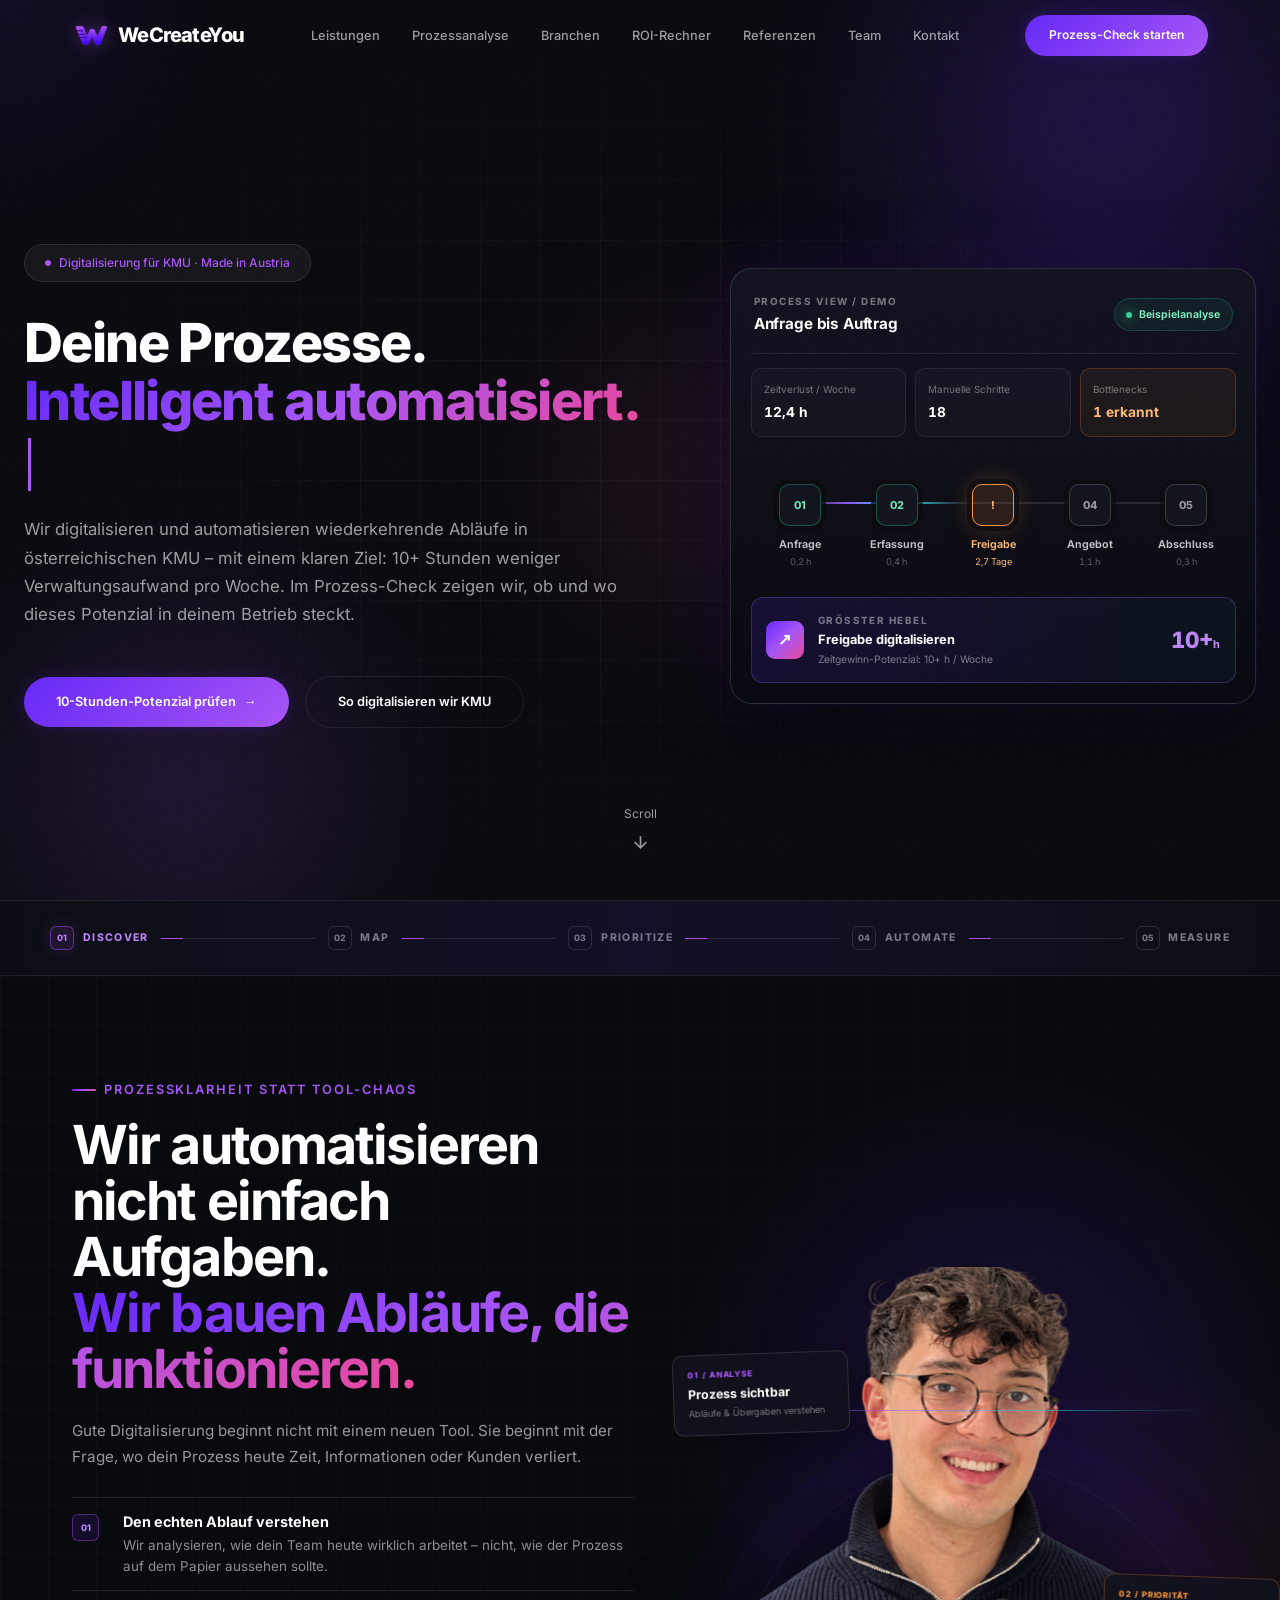
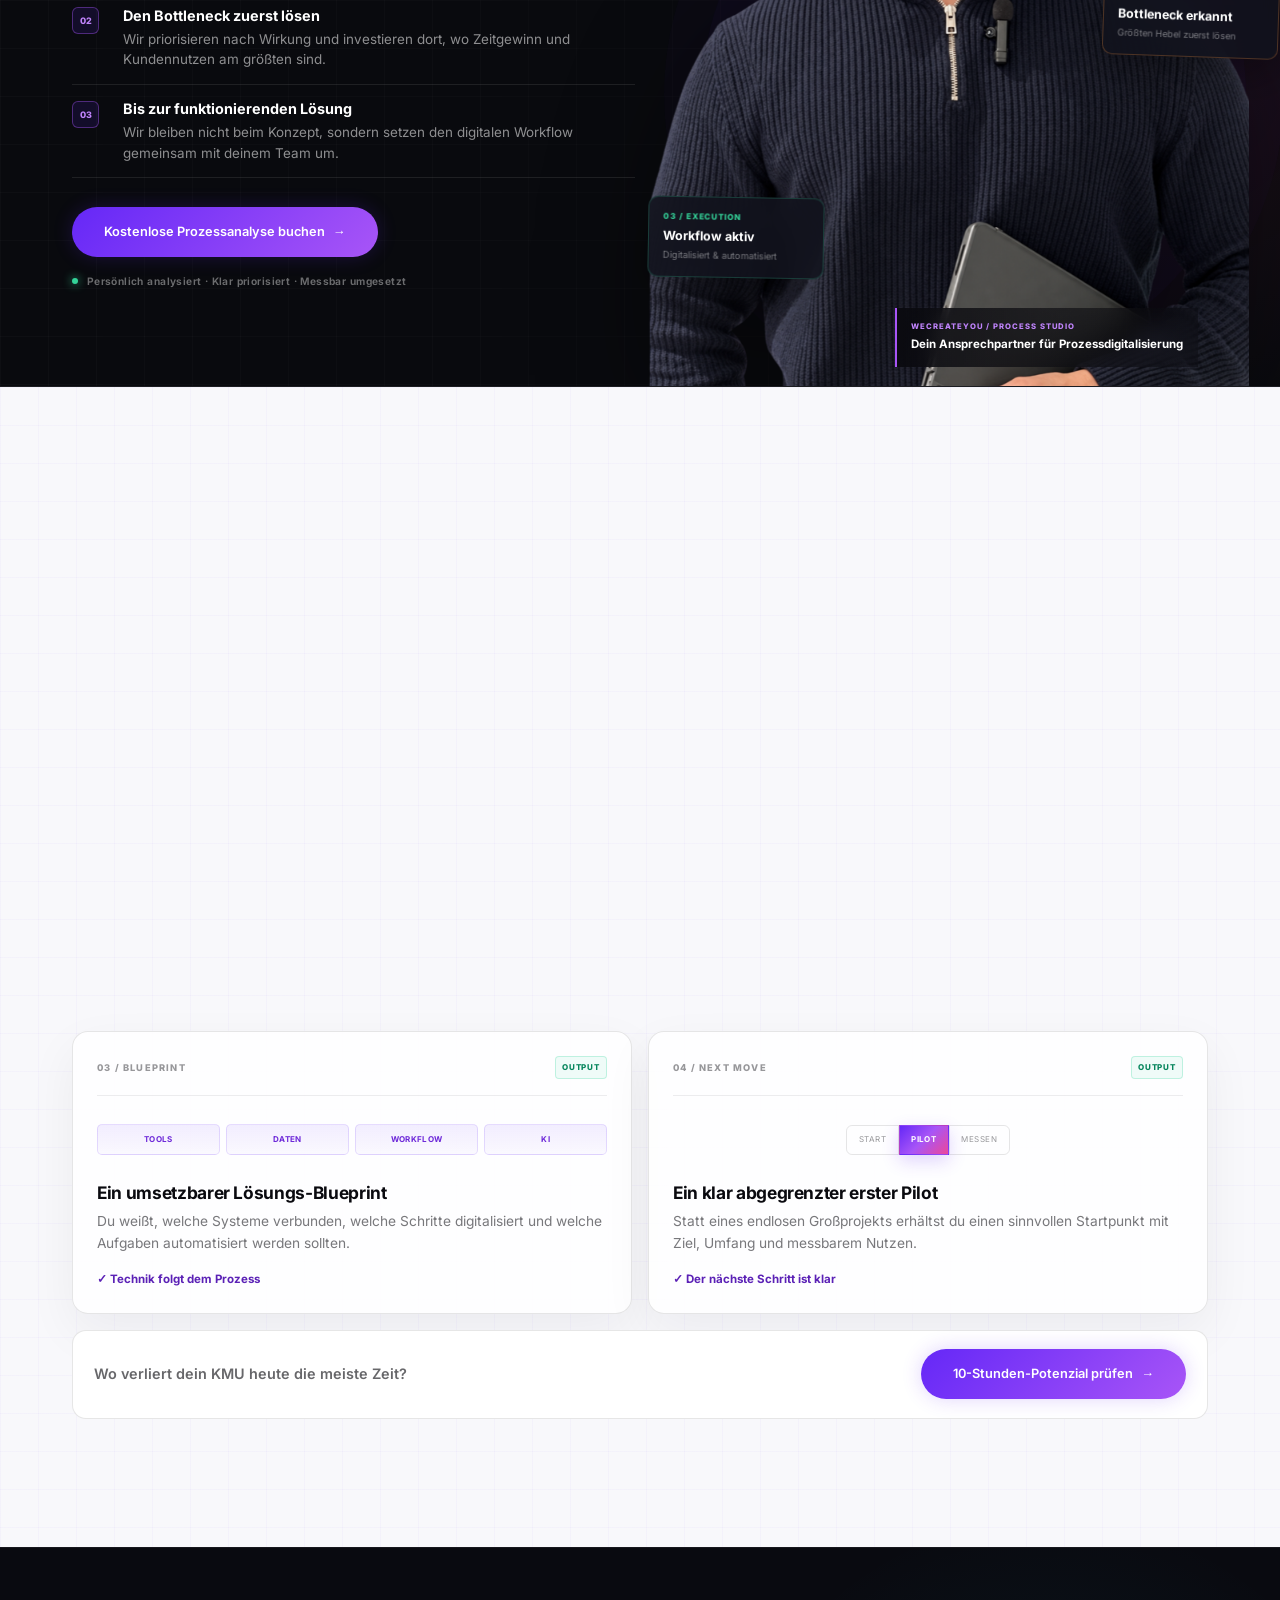
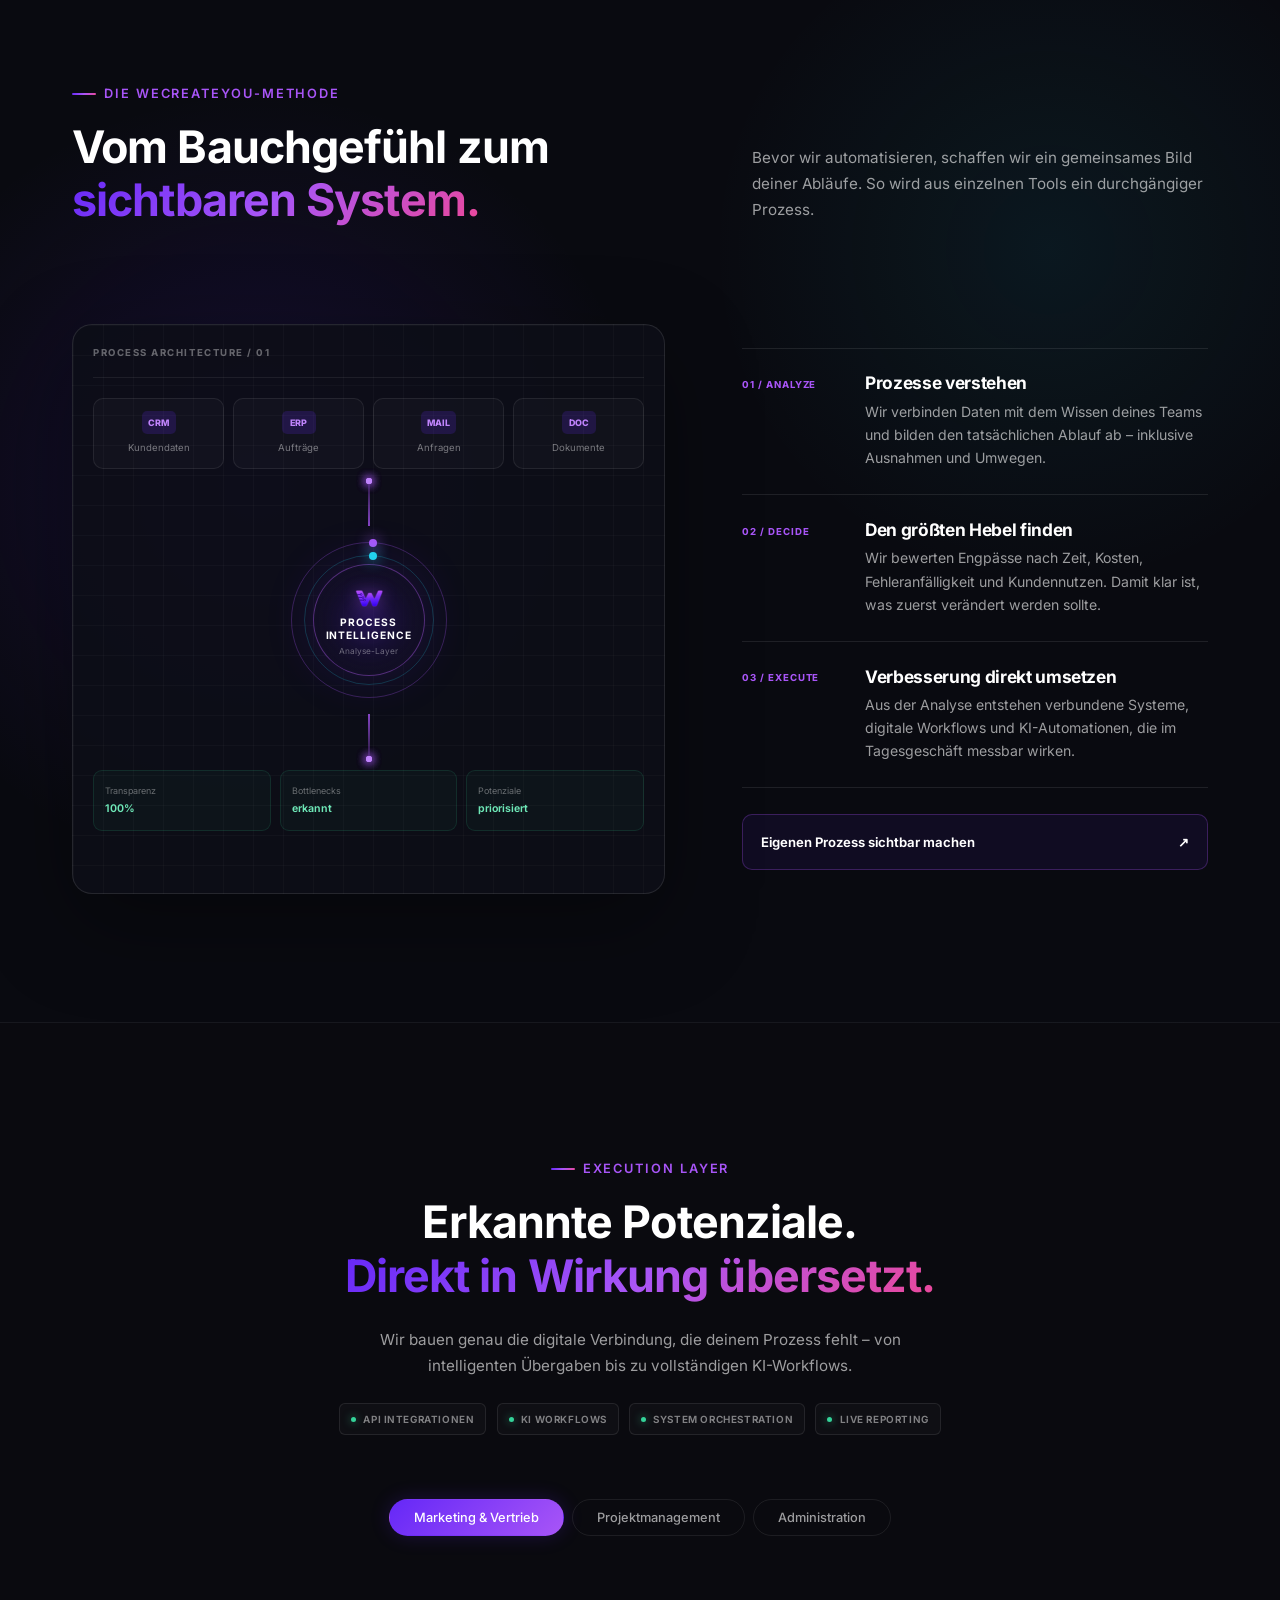
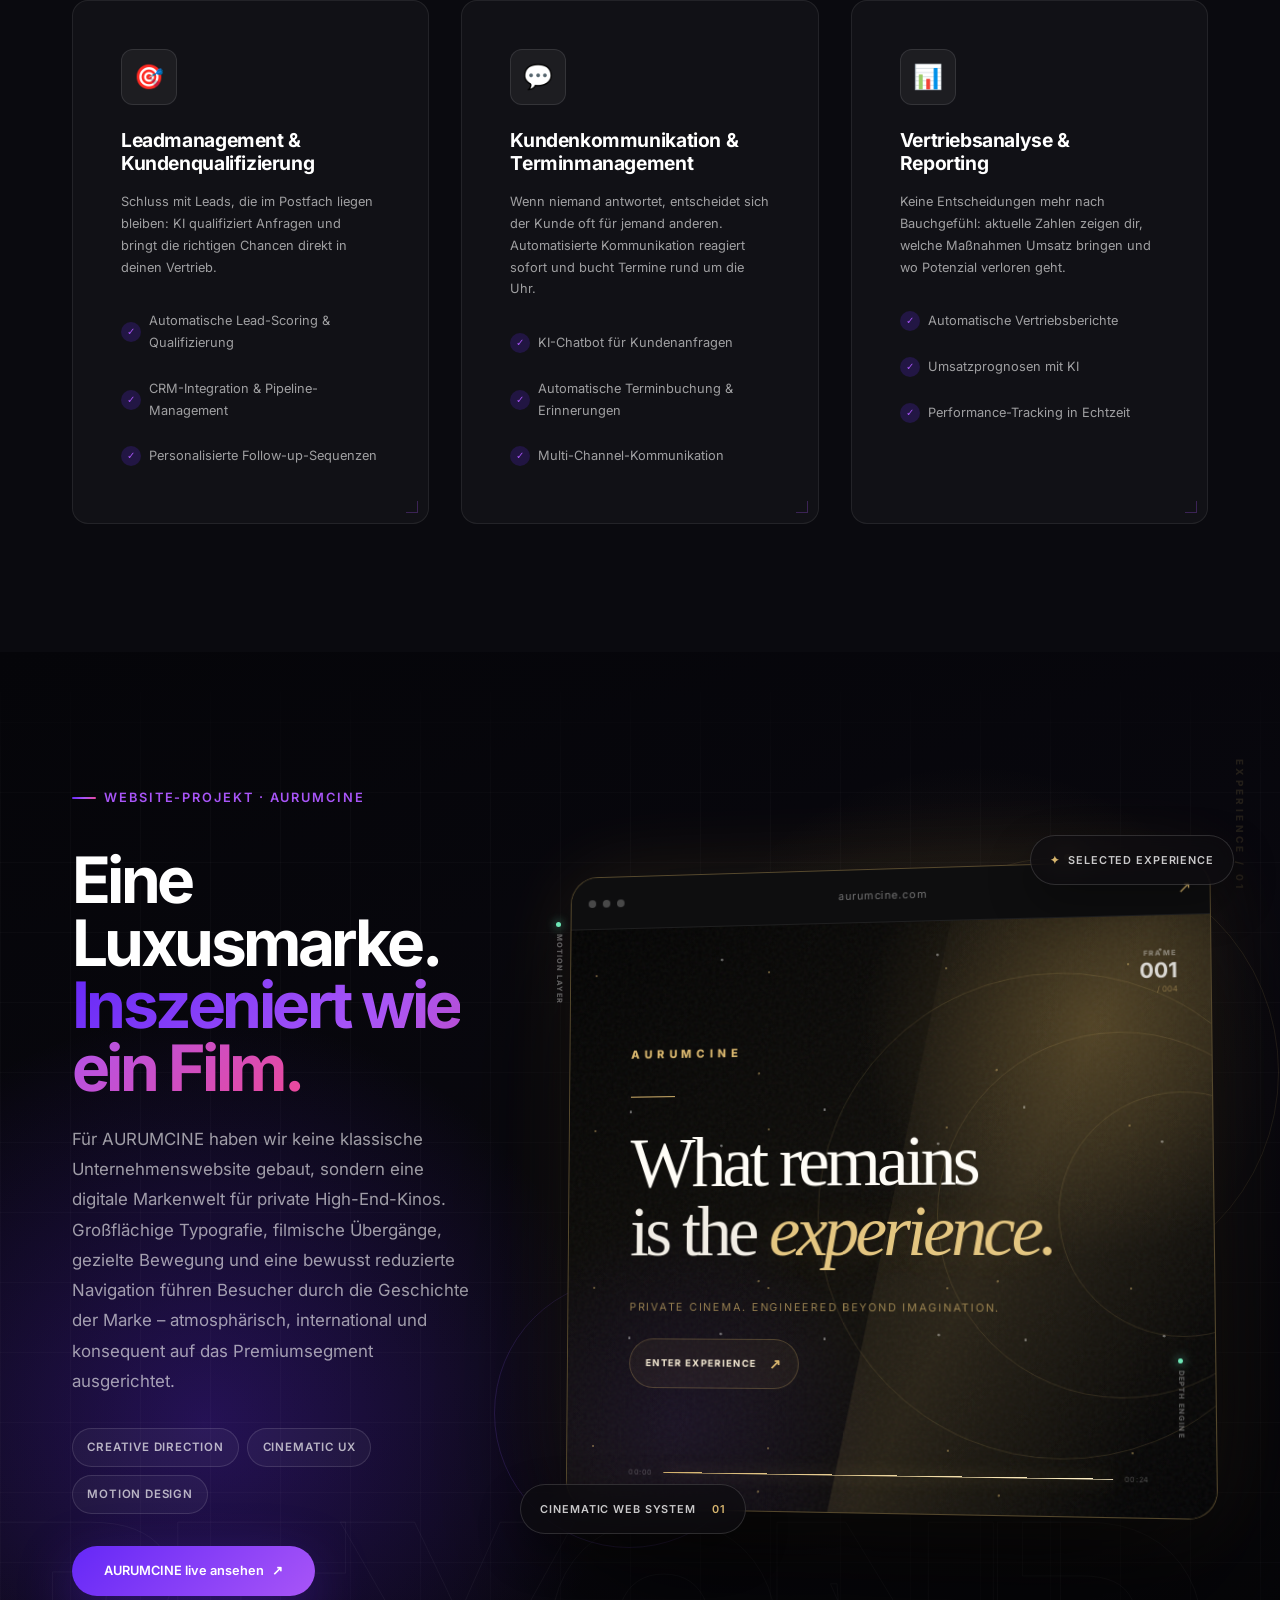
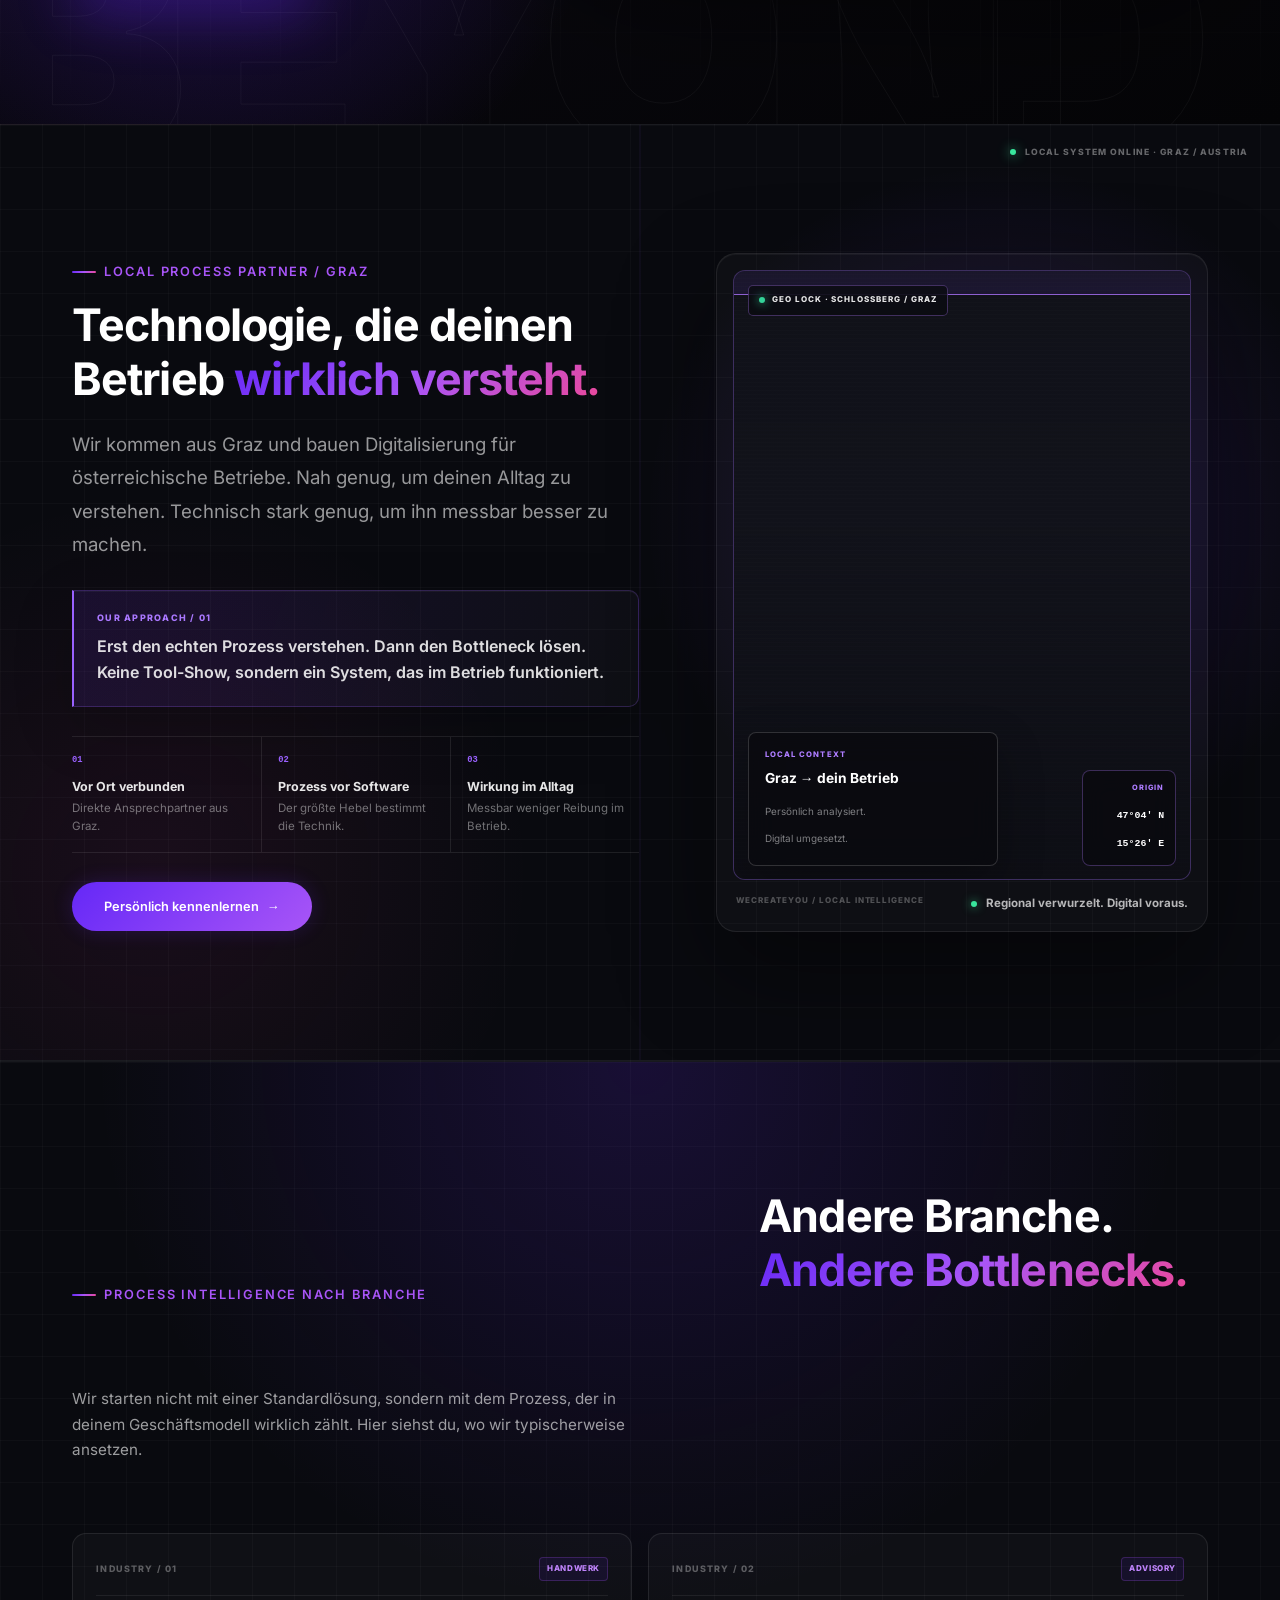
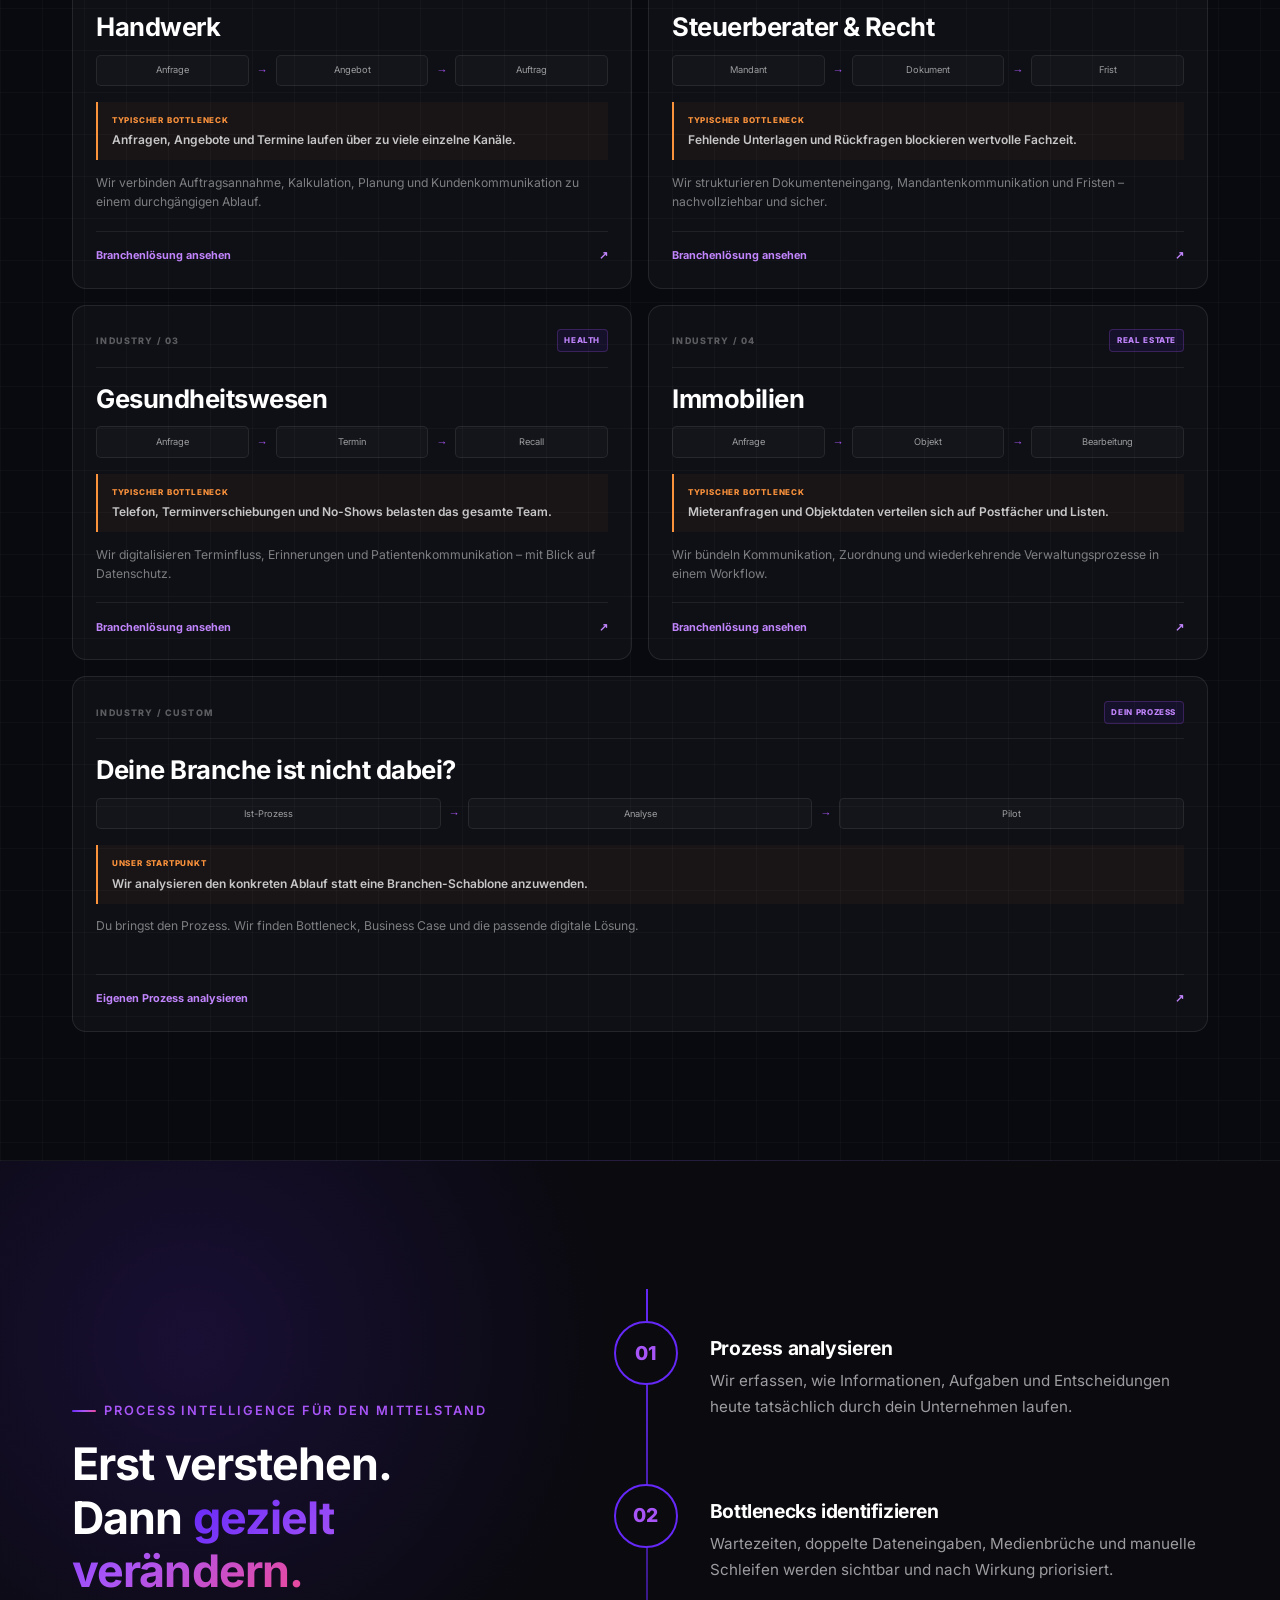
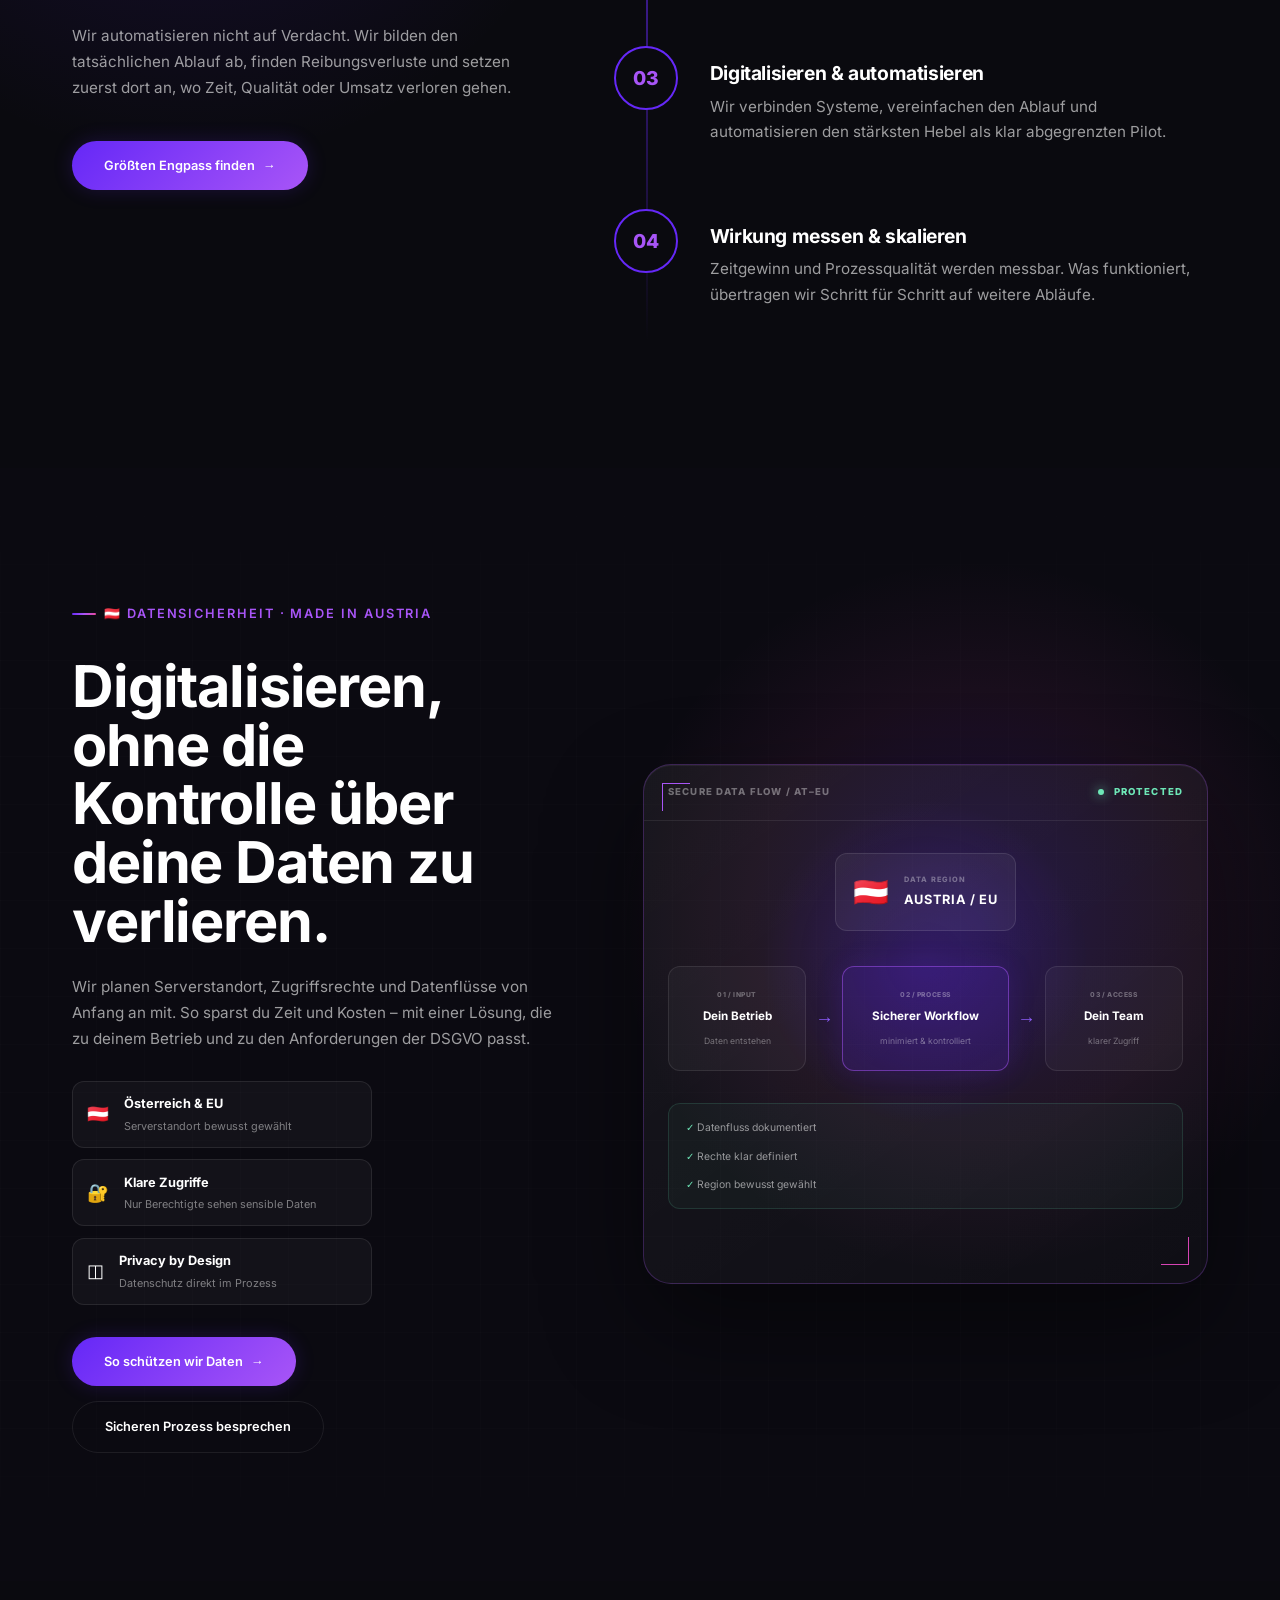
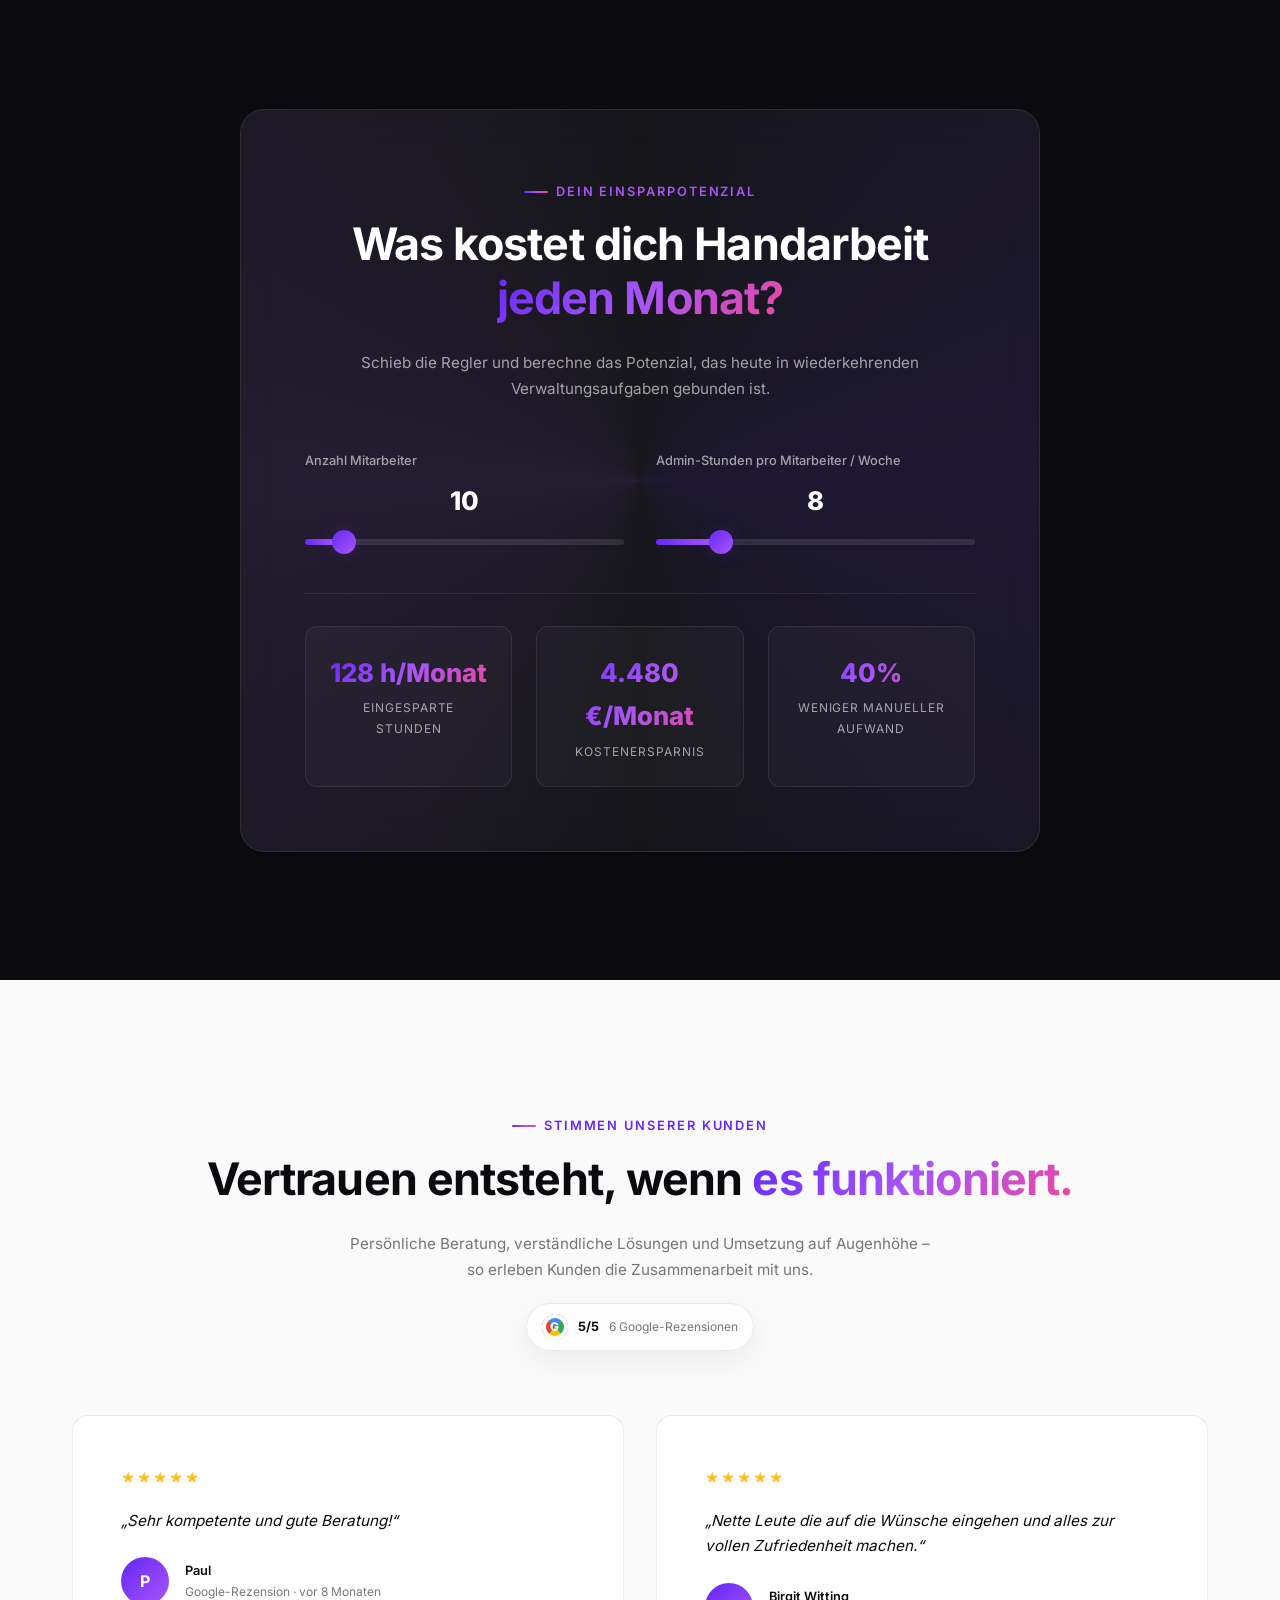
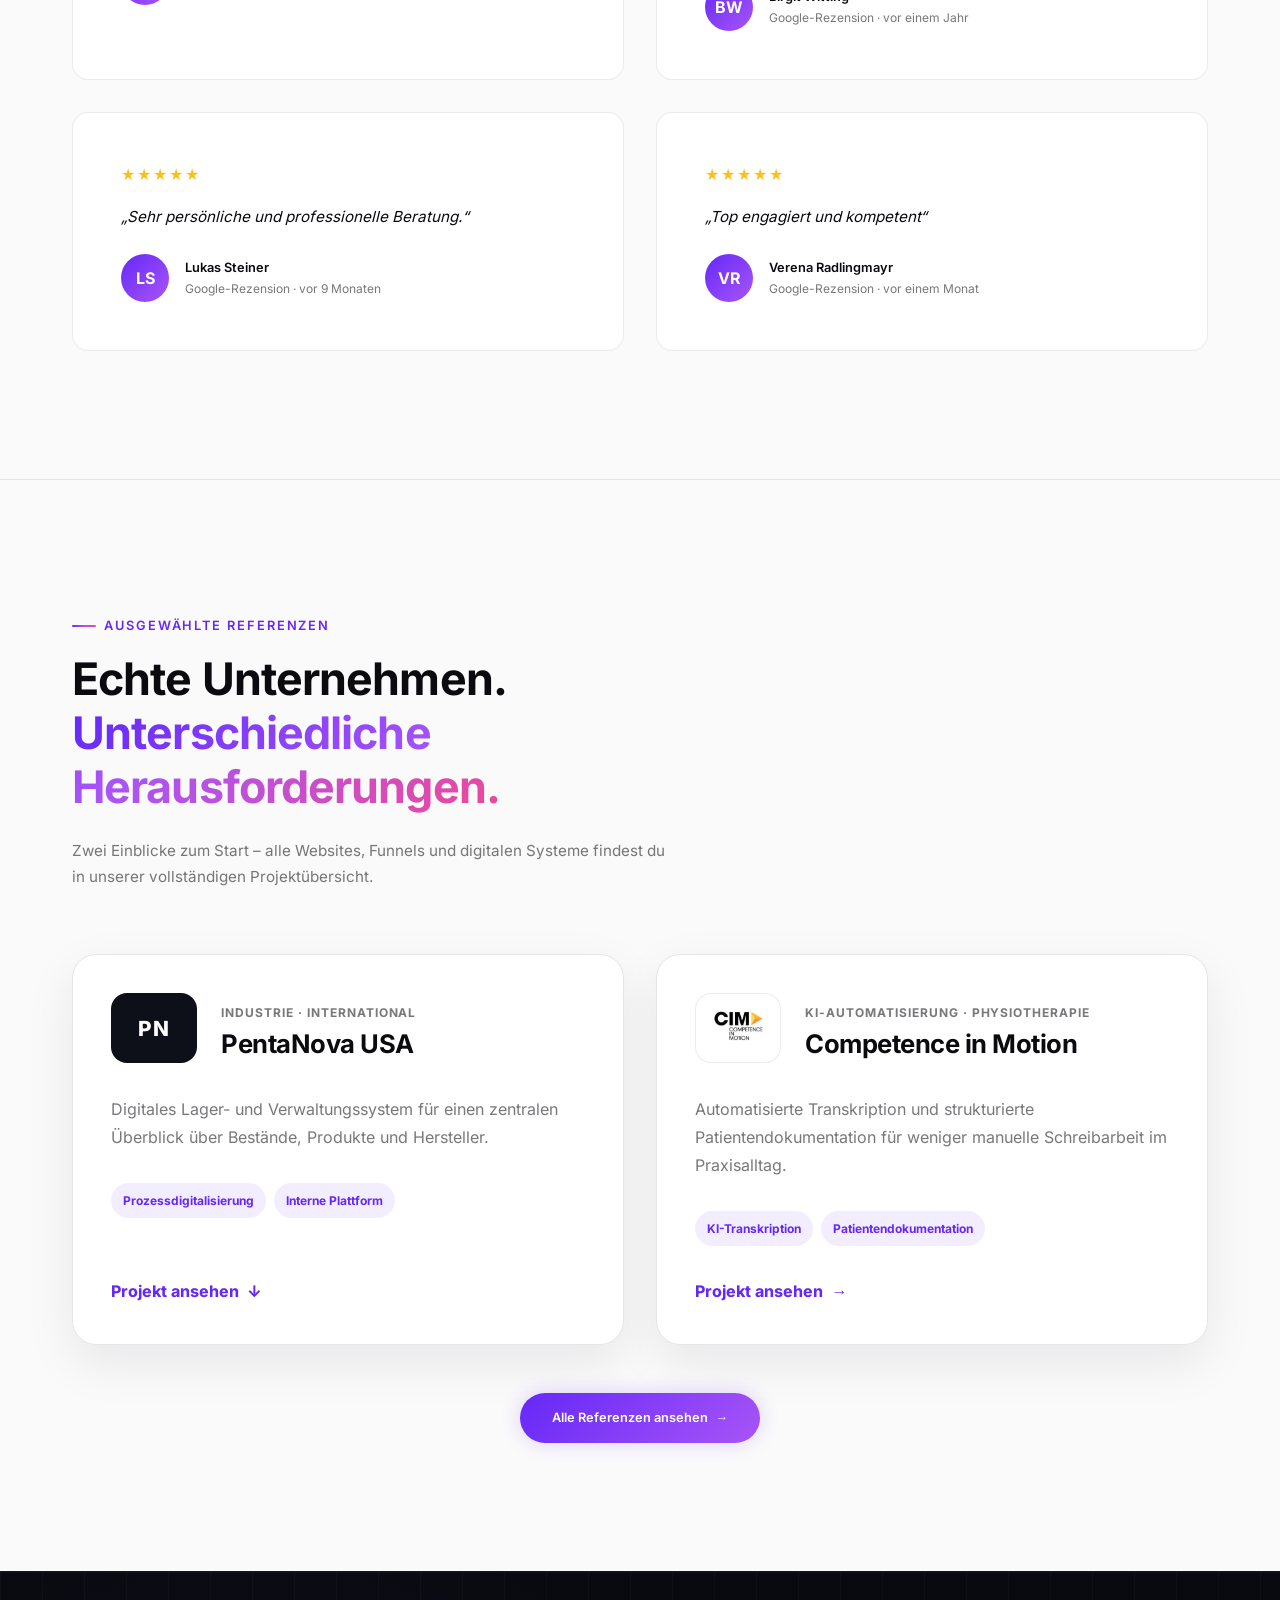
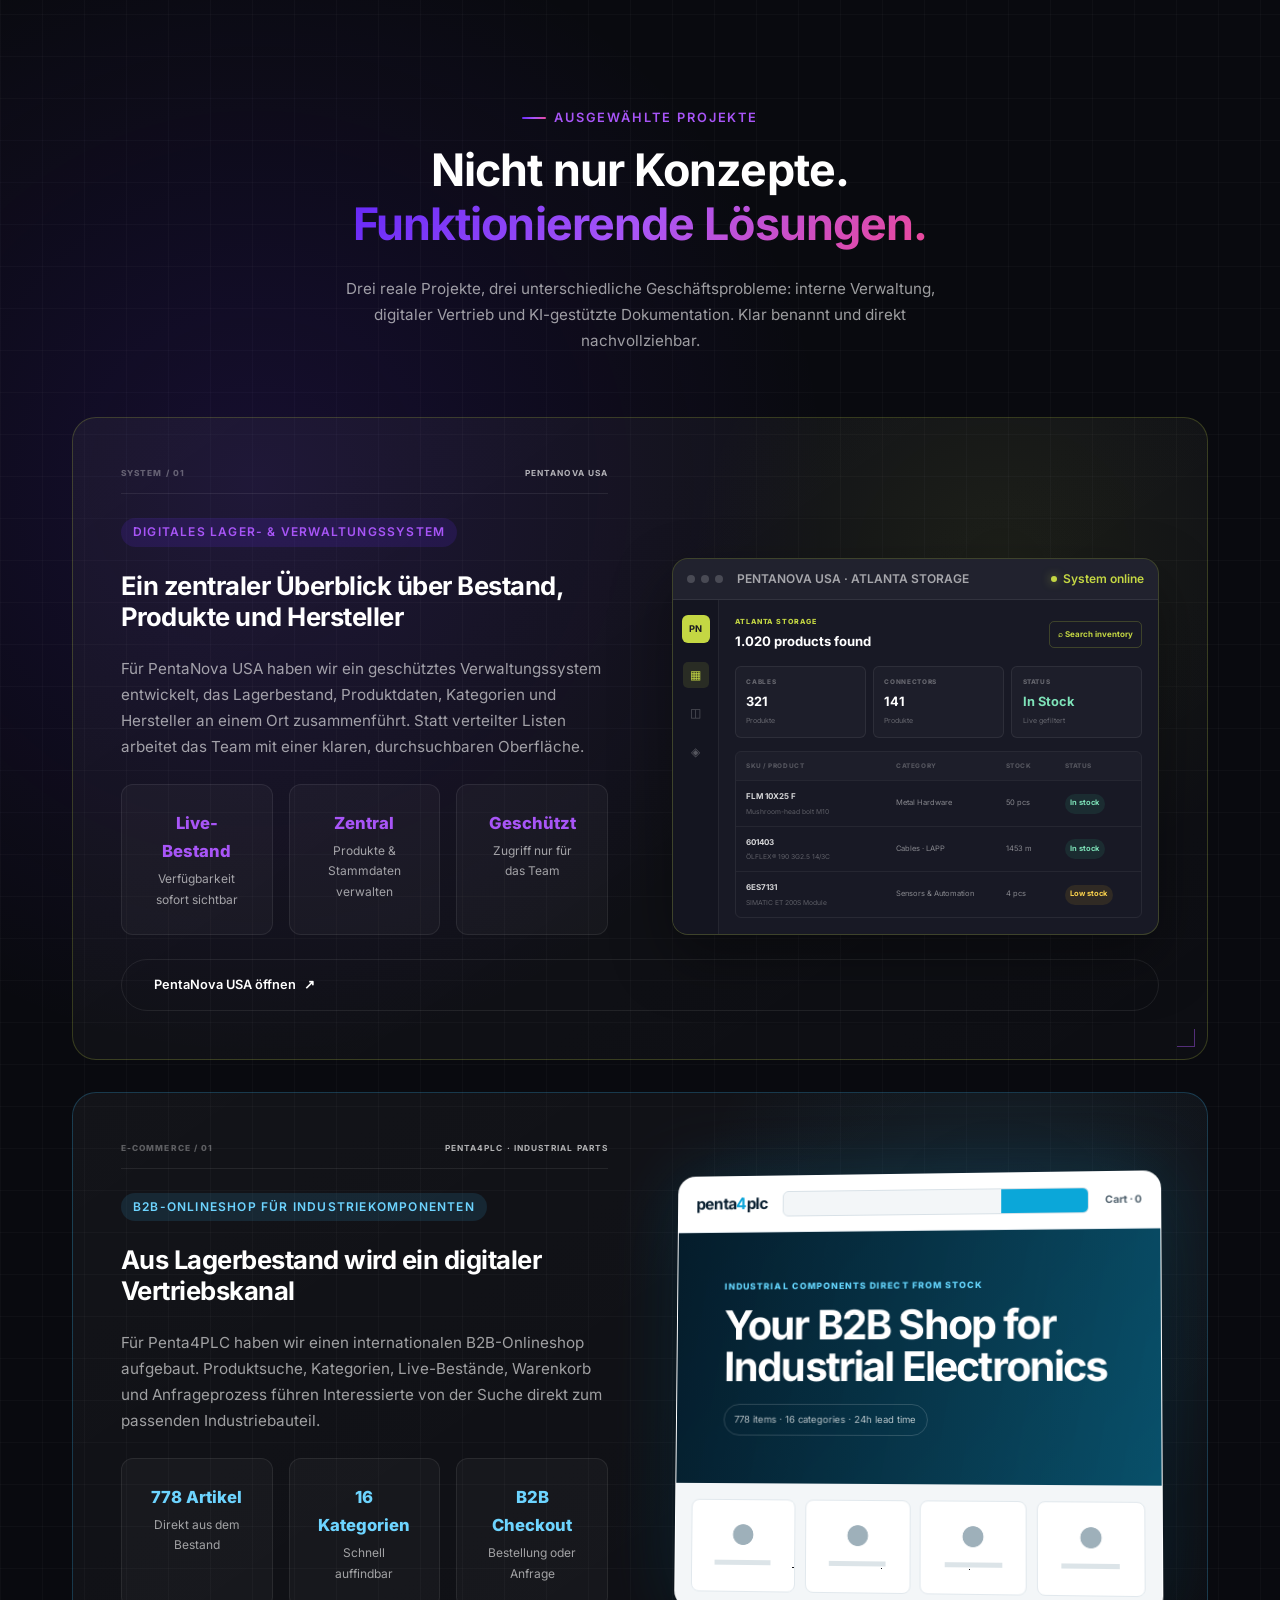
<file: index.html>
<!DOCTYPE html>
<html lang="de-AT">
<head>
  <meta charset="UTF-8">
  <meta name="viewport" content="width=device-width, initial-scale=1.0">
  <title>Digitalisierung für KMU | 10+ Stunden Zeitgewinn | WeCreateYou</title>
  <meta name="description" content="WeCreateYou digitalisiert und automatisiert Abläufe in österreichischen KMU – mit dem Ziel, 10+ Stunden Verwaltungsaufwand pro Woche einzusparen.">
  <meta name="author" content="WeCreateYou">
  <meta name="robots" content="index, follow, max-image-preview:large, max-snippet:-1, max-video-preview:-1">
  <meta name="google-site-verification" content="zS4Rv1jlGwp1BquyY_r19pUoiTXC8FFxKTEYPl7zpLQ">
  <link rel="canonical" href="https://wecreateyou.at/">
  <link rel="alternate" hreflang="de-AT" href="https://wecreateyou.at/">
  <link rel="alternate" hreflang="x-default" href="https://wecreateyou.at/">
  <link rel="alternate" type="text/plain" href="https://wecreateyou.at/llms.txt" title="WeCreateYou – Unternehmensprofil für KI-Systeme">

  <!-- Geo / Local SEO -->
  <meta name="geo.region" content="AT-6">
  <meta name="geo.placename" content="Gleisdorf">
  <meta name="geo.position" content="47.1050;15.7080">
  <meta name="ICBM" content="47.1050, 15.7080">

  <!-- Open Graph -->
  <meta property="og:site_name" content="WeCreateYou">
  <meta property="og:title" content="Digitalisierung für KMU | 10+ Stunden Zeitgewinn | WeCreateYou">
  <meta property="og:description" content="Weniger Büro, mehr Betrieb: Wir digitalisieren Abläufe in KMU und prüfen, wo 10+ Stunden Zeitgewinn pro Woche möglich sind.">
  <meta property="og:type" content="website">
  <meta property="og:url" content="https://wecreateyou.at/">
  <meta property="og:locale" content="de_AT">
  <meta property="og:image" content="https://wecreateyou.at/assets/og/og-image.png">
  <meta property="og:image:width" content="1200">
  <meta property="og:image:height" content="630">
  <meta property="og:image:alt" content="WeCreateYou – Prozesse automatisieren mit Künstlicher Intelligenz">

  <!-- Twitter -->
  <meta name="twitter:card" content="summary_large_image">
  <meta name="twitter:title" content="Digitalisierung für KMU | 10+ Stunden Zeitgewinn | WeCreateYou">
  <meta name="twitter:description" content="Weniger Büro, mehr Betrieb: Digitalisierung und Automatisierung für österreichische KMU.">
  <meta name="twitter:image" content="https://wecreateyou.at/assets/og/og-image.png">
  <meta name="twitter:image:alt" content="WeCreateYou – Prozesse automatisieren mit Künstlicher Intelligenz">

  <!-- Icons & Theme -->
  <link rel="icon" type="image/png" sizes="48x48" href="/assets/brand/logo-tech-48.png">
  <link rel="icon" type="image/png" sizes="192x192" href="/assets/brand/logo-tech-192.png">
  <link rel="apple-touch-icon" sizes="180x180" href="/assets/brand/logo-tech-180.png">
  <link rel="manifest" href="/site.webmanifest">
  <meta name="theme-color" content="#6528F7">

  <!-- Performance: Font preloaden (self-hosted, render-kritisch) -->
  <link rel="preload" href="assets/fonts/inter-latin-var.woff2" as="font" type="font/woff2" crossorigin>
  <link rel="stylesheet" href="css/style.css?v=20261009a">

  <!-- ===== Structured Data (JSON-LD) ===== -->
  <script type="application/ld+json">
  {
    "@context": "https://schema.org",
    "@graph": [
      {
        "@type": "ProfessionalService",
        "@id": "https://wecreateyou.at/#organization",
        "name": "WeCreateYou",
        "legalName": "Elias Christian Schweighofer",
        "alternateName": ["wecreateyou", "wecreateyou.at"],
        "url": "https://wecreateyou.at/",
        "logo": {
          "@type": "ImageObject",
          "url": "https://wecreateyou.at/assets/brand/logo-tech-512.png",
          "width": 512,
          "height": 512
        },
        "image": {
          "@type": "ImageObject",
          "url": "https://wecreateyou.at/assets/og/og-image.png",
          "width": 1200,
          "height": 630
        },
        "description": "Digitalisierung und Prozessautomatisierung für österreichische KMU mit dem Ziel, mindestens 10 Stunden Verwaltungsaufwand pro Woche einzusparen.",
        "slogan": "Weniger Büro. Mehr Betrieb.",
        "sameAs": [
          "https://www.facebook.com/profile.php?id=61558494362369",
          "https://www.instagram.com/wecreateyou.at/"
        ],
        "email": "office@wecreateyou.at",
        "telephone": "+43 681 10625049",
        "contactPoint": {
          "@type": "ContactPoint",
          "name": "Jonas Nussmayr",
          "contactType": "Kundenberatung",
          "telephone": "+43 681 10625049",
          "email": "office@wecreateyou.at",
          "availableLanguage": "de"
        },
        "founder": { "@type": "Person", "name": "Elias Christian Schweighofer" },
        "employee": [
          {
            "@type": "Person",
            "name": "Elias Schweighofer",
            "jobTitle": "AI Engineering & Automation",
            "image": "https://wecreateyou.at/assets/team/elias-schweighofer-profile.jpg"
          },
          {
            "@type": "Person",
            "@id": "https://wecreateyou.at/#jonas-nussmayr",
            "name": "Jonas Nussmayr",
            "jobTitle": "Process Design & Business Case",
            "image": "https://wecreateyou.at/assets/team/jonas-nussmayr-profile.jpg",
            "sameAs": [
              "https://firmen.wko.at/jonas-nussmayr/steiermark/?firmaid=3449689c-c53b-44f2-a5ef-2628f55218b7"
            ],
            "identifier": {
              "@type": "PropertyValue",
              "propertyID": "GISA",
              "value": "37308445"
            },
            "knowsAbout": [
              "Prozessanalyse",
              "Digitalisierung von KMU",
              "Prozessautomatisierung"
            ]
          }
        ],
        "areaServed": [
          { "@type": "City", "name": "Graz" },
          { "@type": "State", "name": "Steiermark" },
          { "@type": "Country", "name": "Österreich" }
        ],
        "address": {
          "@type": "PostalAddress",
          "streetAddress": "Kalch 13",
          "postalCode": "8200",
          "addressLocality": "Gleisdorf",
          "addressRegion": "Steiermark",
          "addressCountry": "AT"
        },
        "geo": { "@type": "GeoCoordinates", "latitude": 47.1050, "longitude": 15.7080 },
        "priceRange": "€€",
        "category": [
          "Digitalisierung",
          "Prozessautomatisierung",
          "KI-Automatisierung",
          "Individuelle Softwareentwicklung",
          "Systemintegration"
        ],
        "knowsAbout": [
          "Prozessanalyse",
          "Engpassanalyse",
          "Geschäftsprozessautomatisierung",
          "Digitalisierung von KMU",
          "KI-Automatisierung",
          "KI-gestützte Workflows",
          "Workflow-Automatisierung",
          "Systemintegration",
          "DSGVO-konforme digitale Prozesse"
        ]
      },
      {
        "@type": "WebSite",
        "@id": "https://wecreateyou.at/#website",
        "url": "https://wecreateyou.at/",
        "name": "WeCreateYou",
        "alternateName": ["wecreateyou", "wecreateyou.at"],
        "publisher": { "@id": "https://wecreateyou.at/#organization" },
        "inLanguage": "de-AT"
      },
      {
        "@type": "WebPage",
        "@id": "https://wecreateyou.at/#webpage",
        "url": "https://wecreateyou.at/",
        "name": "Digitalisierung für KMU | 10+ Stunden Zeitgewinn | WeCreateYou",
        "description": "WeCreateYou digitalisiert und automatisiert Geschäftsprozesse für österreichische KMU und prüft das Potenzial für 10+ Stunden Zeitgewinn pro Woche.",
        "isPartOf": { "@id": "https://wecreateyou.at/#website" },
        "about": { "@id": "https://wecreateyou.at/#organization" },
        "inLanguage": "de-AT"
      },
      {
        "@type": "Service",
        "@id": "https://wecreateyou.at/#service",
        "name": "Digitalisierung für KMU mit messbarem Zeitgewinn",
        "serviceType": "Digitalisierung & KI-Automatisierung",
        "url": "https://wecreateyou.at/#services",
        "provider": { "@id": "https://wecreateyou.at/#organization" },
        "areaServed": [
          { "@type": "City", "name": "Graz" },
          { "@type": "State", "name": "Steiermark" },
          { "@type": "Country", "name": "Österreich" }
        ],
        "audience": {
          "@type": "BusinessAudience",
          "audienceType": "Kleine und mittlere Unternehmen (KMU) in Österreich"
        },
        "hasOfferCatalog": {
          "@type": "OfferCatalog",
          "name": "Leistungen",
          "itemListElement": [
            { "@type": "Offer", "itemOffered": { "@type": "Service", "name": "Prozessanalyse", "serviceType": "Analyse und Priorisierung von Geschäftsprozessen", "url": "https://wecreateyou.at/#process-intelligence" } },
            { "@type": "Offer", "itemOffered": { "@type": "Service", "name": "Prozessdigitalisierung", "serviceType": "Digitalisierung manueller Geschäftsabläufe", "url": "https://wecreateyou.at/#services" } },
            { "@type": "Offer", "itemOffered": { "@type": "Service", "name": "Prozessautomatisierung", "serviceType": "Automatisierung wiederkehrender Geschäftsprozesse", "url": "https://wecreateyou.at/#services" } },
            { "@type": "Offer", "itemOffered": { "@type": "Service", "name": "KI-Automatisierung", "serviceType": "KI-gestützte Automatisierung für KMU", "url": "https://wecreateyou.at/#services" } },
            { "@type": "Offer", "itemOffered": { "@type": "Service", "name": "Individuelle Softwareentwicklung", "serviceType": "Maßgeschneiderte Unternehmenssoftware", "url": "https://wecreateyou.at/branchen/sonstige-digitale-dienstleistungen.html" } },
            { "@type": "Offer", "itemOffered": { "@type": "Service", "name": "Systemintegration & Schnittstellen", "serviceType": "Verbindung bestehender Software und Datenquellen", "url": "https://wecreateyou.at/branchen/sonstige-digitale-dienstleistungen.html" } },
            { "@type": "Offer", "itemOffered": { "@type": "Service", "name": "DSGVO-konforme Automatisierung", "serviceType": "Datenschutzorientierte Prozessautomatisierung", "url": "https://wecreateyou.at/datensicherheit.html" } },
            { "@type": "Offer", "itemOffered": { "@type": "Service", "name": "KI für Handwerksbetriebe", "url": "https://wecreateyou.at/branchen/handwerk.html" } },
            { "@type": "Offer", "itemOffered": { "@type": "Service", "name": "KI für Steuerberater & Kanzleien", "url": "https://wecreateyou.at/branchen/steuerberater.html" } },
            { "@type": "Offer", "itemOffered": { "@type": "Service", "name": "KI für Arztpraxen & Gesundheitswesen", "url": "https://wecreateyou.at/branchen/gesundheitswesen.html" } },
            { "@type": "Offer", "itemOffered": { "@type": "Service", "name": "KI für Immobilien & Hausverwaltung", "url": "https://wecreateyou.at/branchen/immobilien.html" } },
            { "@type": "Offer", "itemOffered": { "@type": "Service", "name": "Sonstige digitale Dienstleistungen", "url": "https://wecreateyou.at/branchen/sonstige-digitale-dienstleistungen.html" } }
          ]
        }
      }
    ]
  }
  </script>

</head>
<body>

  <!-- ===== NAVIGATION ===== -->
  <nav class="nav" id="main-nav">
    <div class="nav__inner">
      <a href="/" class="nav__logo" id="nav-logo">
        <span class="nav__logo-icon"><img src="assets/brand/logo-tech-48.png" alt="" width="32" height="32"></span>
        WeCreateYou
      </a>
      <div class="nav__links" id="nav-links">
        <a href="#services" class="nav__link">Leistungen</a>
        <a href="#process-intelligence" class="nav__link">Prozessanalyse</a>
        <a href="#branchen" class="nav__link">Branchen</a>
        <a href="#roi" class="nav__link">ROI-Rechner</a>
        <a href="/referenzen.html" class="nav__link">Referenzen</a>
        <a href="#team" class="nav__link">Team</a>
        <a href="#kontakt" class="nav__link">Kontakt</a>
      </div>
      <a href="#kontakt" class="btn btn--primary nav__cta" id="nav-cta">
        Prozess-Check starten
      </a>
      <button class="nav__toggle" id="nav-toggle" aria-label="Menü öffnen" aria-expanded="false" aria-controls="nav-mobile">
        <span></span>
        <span></span>
        <span></span>
      </button>
    </div>
  </nav>

  <!-- Mobile Nav Overlay -->
  <div class="nav__mobile" id="nav-mobile">
    <a href="#services" class="nav__link">Leistungen</a>
    <a href="#process-intelligence" class="nav__link">Prozessanalyse</a>
    <a href="#branchen" class="nav__link">Branchen</a>
    <a href="#roi" class="nav__link">ROI-Rechner</a>
    <a href="/referenzen.html" class="nav__link">Referenzen</a>
    <a href="#team" class="nav__link">Team</a>
    <a href="#kontakt" class="nav__link">Kontakt</a>
    <a href="#kontakt" class="btn btn--primary" style="margin-top: 1rem;">Prozess-Check starten</a>
  </div>

  <main>

    <!-- ===== HERO ===== -->
    <section class="hero" id="hero">
      <div class="hero__bg">
        <div class="hero__orb hero__orb--1"></div>
        <div class="hero__orb hero__orb--2"></div>
        <div class="hero__orb hero__orb--3"></div>
        <div class="hero__grid"></div>
        <div class="particles">
          <div class="particle"></div>
          <div class="particle"></div>
          <div class="particle"></div>
          <div class="particle"></div>
          <div class="particle"></div>
          <div class="particle"></div>
          <div class="particle"></div>
          <div class="particle"></div>
        </div>
      </div>
      <div class="hero__layout">
        <div class="hero__content">
          <div class="hero__badge">
            <span class="hero__badge-dot"></span>
            Digitalisierung für KMU · Made in Austria
          </div>
          <h1 class="hero__title text-reveal">
            <span class="text-reveal__line">Deine Prozesse.</span>
            <span class="text-reveal__line"><span class="text-gradient" id="typewriter-target"><span class="typewriter-text">Intelligent optimiert.</span><span class="typewriter-cursor"></span></span></span>
          </h1>
          <p class="hero__subtitle">
            Wir digitalisieren und automatisieren wiederkehrende Abläufe in österreichischen KMU – mit einem klaren Ziel: 10+ Stunden weniger Verwaltungsaufwand pro Woche. Im Prozess-Check zeigen wir, ob und wo dieses Potenzial in deinem Betrieb steckt.
          </p>
          <div class="hero__actions">
            <a href="#kontakt" class="btn btn--primary btn--magnetic" id="hero-cta-primary">
              10-Stunden-Potenzial prüfen
              <span class="btn-arrow">→</span>
            </a>
            <a href="#ablauf" class="btn btn--secondary" id="hero-cta-secondary">
              So digitalisieren wir KMU
            </a>
          </div>
        </div>

        <div class="process-console" role="group" aria-label="Visualisierung einer Prozessanalyse">
          <div class="process-console__topbar">
            <div>
              <span class="process-console__eyebrow">PROCESS VIEW / DEMO</span>
              <strong>Anfrage bis Auftrag</strong>
            </div>
            <span class="process-console__status"><i></i> Beispielanalyse</span>
          </div>

          <div class="process-console__metrics">
            <div><span>Zeitverlust / Woche</span><strong>12,4 h</strong></div>
            <div><span>Manuelle Schritte</span><strong>18</strong></div>
            <div class="is-alert"><span>Bottlenecks</span><strong>1 erkannt</strong></div>
          </div>

          <div class="process-map" aria-hidden="true">
            <div class="process-map__rail"></div>
            <div class="process-node is-done"><i>01</i><span>Anfrage</span><small>0,2 h</small></div>
            <div class="process-node is-done"><i>02</i><span>Erfassung</span><small>0,4 h</small></div>
            <div class="process-node is-bottleneck"><i>!</i><span>Freigabe</span><small>2,7 Tage</small></div>
            <div class="process-node"><i>04</i><span>Angebot</span><small>1,1 h</small></div>
            <div class="process-node"><i>05</i><span>Abschluss</span><small>0,3 h</small></div>
          </div>

          <div class="process-console__insight">
            <div class="process-console__signal">↗</div>
            <div>
              <span>GRÖSSTER HEBEL</span>
              <strong>Freigabe digitalisieren</strong>
              <small>Zeitgewinn-Potenzial: 10+ h / Woche</small>
            </div>
            <div class="process-console__score">10+<span>h</span></div>
          </div>
        </div>
      </div>
      <div class="hero__scroll-indicator">
        <span>Scroll</span>
        <svg viewBox="0 0 24 24" fill="none" stroke="currentColor" stroke-width="2">
          <path d="M12 5v14M19 12l-7 7-7-7"/>
        </svg>
      </div>
    </section>

    <!-- ===== PROCESS SIGNAL STRIP ===== -->
    <div class="process-signal" role="group" aria-label="Unser Ablauf von der Analyse bis zur Optimierung">
      <div class="process-signal__track">
        <div class="process-signal__item is-active"><span>01</span> DISCOVER</div>
        <div class="process-signal__line"><i></i></div>
        <div class="process-signal__item"><span>02</span> MAP</div>
        <div class="process-signal__line"><i></i></div>
        <div class="process-signal__item"><span>03</span> PRIORITIZE</div>
        <div class="process-signal__line"><i></i></div>
        <div class="process-signal__item"><span>04</span> AUTOMATE</div>
        <div class="process-signal__line"><i></i></div>
        <div class="process-signal__item"><span>05</span> MEASURE</div>
      </div>
    </div>

    <!-- ===== PERSONAL PROCESS EXPERT ===== -->
    <section class="section founder-proof" id="prozess-experte">
      <div class="founder-proof__grid-bg"></div>
      <div class="container founder-proof__layout">
        <div class="founder-proof__content reveal">
          <span class="section-label">Prozessklarheit statt Tool-Chaos</span>
          <h2 class="founder-proof__title">Wir automatisieren nicht einfach Aufgaben.<br><span class="text-gradient">Wir bauen Abläufe, die funktionieren.</span></h2>
          <p class="founder-proof__intro">
            Gute Digitalisierung beginnt nicht mit einem neuen Tool. Sie beginnt mit der Frage, wo dein Prozess heute Zeit, Informationen oder Kunden verliert.
          </p>

          <div class="founder-proof__points">
            <div><span>01</span><p><strong>Den echten Ablauf verstehen</strong>Wir analysieren, wie dein Team heute wirklich arbeitet – nicht, wie der Prozess auf dem Papier aussehen sollte.</p></div>
            <div><span>02</span><p><strong>Den Bottleneck zuerst lösen</strong>Wir priorisieren nach Wirkung und investieren dort, wo Zeitgewinn und Kundennutzen am größten sind.</p></div>
            <div><span>03</span><p><strong>Bis zur funktionierenden Lösung</strong>Wir bleiben nicht beim Konzept, sondern setzen den digitalen Workflow gemeinsam mit deinem Team um.</p></div>
          </div>

          <a href="#kontakt" class="btn btn--primary founder-proof__cta">Kostenlose Prozessanalyse buchen <span class="btn-arrow">→</span></a>
          <div class="founder-proof__note"><i></i> Persönlich analysiert · Klar priorisiert · Messbar umgesetzt</div>
        </div>

        <div class="founder-proof__visual reveal reveal--delay-1">
          <div class="founder-proof__halo"></div>
          <div class="founder-proof__scanline"></div>
          <img src="assets/team/process-expert-portrait.png" alt="Ansprechpartner für Prozessanalyse und Digitalisierung bei WeCreateYou" class="founder-proof__portrait" width="779" height="900" loading="lazy" decoding="async">

          <div class="founder-tag founder-tag--analysis">
            <span>01 / ANALYSE</span>
            <strong>Prozess sichtbar</strong>
            <small>Abläufe & Übergaben verstehen</small>
          </div>
          <div class="founder-tag founder-tag--bottleneck">
            <span>02 / PRIORITÄT</span>
            <strong>Bottleneck erkannt</strong>
            <small>Größten Hebel zuerst lösen</small>
          </div>
          <div class="founder-tag founder-tag--automation">
            <span>03 / EXECUTION</span>
            <strong>Workflow aktiv</strong>
            <small>Digitalisiert & automatisiert</small>
          </div>

          <div class="founder-proof__identity">
            <span>WECREATEYOU / PROCESS STUDIO</span>
            <strong>Dein Ansprechpartner für Prozessdigitalisierung</strong>
          </div>
        </div>
      </div>
    </section>

    <!-- ===== PROCESS CHECK OUTPUT ===== -->
    <section class="section section--light diagnostic-output" id="prozess-check-output">
      <div class="container">
        <div class="diagnostic-output__header reveal">
          <div>
            <span class="section-label">Ergebnis des Prozess-Checks</span>
            <h2 class="section-title">Du weißt danach, <span class="text-gradient">was sich wirklich lohnt.</span></h2>
          </div>
          <p class="section-subtitle">Keine lose Ideensammlung und keine Automatisierung auf Verdacht. Du siehst konkret, ob und durch welche Digitalisierung sich in deinem KMU 10+ Stunden pro Woche zurückgewinnen lassen.</p>
        </div>

        <div class="diagnostic-output__grid">
          <article class="diagnostic-card reveal">
            <div class="diagnostic-card__top"><span>01 / PROCESS MAP</span><i>OUTPUT</i></div>
            <div class="diagnostic-card__flow" aria-hidden="true"><b>START</b><em></em><b>ÜBERGABE</b><em></em><b>ZIEL</b></div>
            <h3>Eine klare Prozesslandkarte</h3>
            <p>Du siehst, wie Aufgaben, Daten und Entscheidungen heute tatsächlich durch dein Unternehmen laufen.</p>
            <div class="diagnostic-card__result">✓ Unklare Abläufe werden sichtbar</div>
          </article>

          <article class="diagnostic-card reveal reveal--delay-1">
            <div class="diagnostic-card__top"><span>02 / BOTTLENECKS</span><i>OUTPUT</i></div>
            <div class="diagnostic-card__bars" aria-hidden="true"><b></b><b></b><b class="is-alert"></b><b></b><b></b></div>
            <h3>Ein priorisiertes Engpass-Ranking</h3>
            <p>Wartezeiten, doppelte Arbeit und Medienbrüche werden nach ihrer tatsächlichen Wirkung geordnet.</p>
            <div class="diagnostic-card__result">✓ Der größte Hebel steht zuerst</div>
          </article>

          <article class="diagnostic-card reveal reveal--delay-2">
            <div class="diagnostic-card__top"><span>03 / BLUEPRINT</span><i>OUTPUT</i></div>
            <div class="diagnostic-card__stack" aria-hidden="true"><b>TOOLS</b><b>DATEN</b><b>WORKFLOW</b><b>KI</b></div>
            <h3>Ein umsetzbarer Lösungs-Blueprint</h3>
            <p>Du weißt, welche Systeme verbunden, welche Schritte digitalisiert und welche Aufgaben automatisiert werden sollten.</p>
            <div class="diagnostic-card__result">✓ Technik folgt dem Prozess</div>
          </article>

          <article class="diagnostic-card reveal reveal--delay-3">
            <div class="diagnostic-card__top"><span>04 / NEXT MOVE</span><i>OUTPUT</i></div>
            <div class="diagnostic-card__pilot" aria-hidden="true"><span>START</span><strong>PILOT</strong><span>MESSEN</span></div>
            <h3>Ein klar abgegrenzter erster Pilot</h3>
            <p>Statt eines endlosen Großprojekts erhältst du einen sinnvollen Startpunkt mit Ziel, Umfang und messbarem Nutzen.</p>
            <div class="diagnostic-card__result">✓ Der nächste Schritt ist klar</div>
          </article>
        </div>

        <div class="diagnostic-output__cta reveal">
          <span>Wo verliert dein KMU heute die meiste Zeit?</span>
          <a href="#kontakt" class="btn btn--primary">10-Stunden-Potenzial prüfen <span class="btn-arrow">→</span></a>
        </div>
      </div>
    </section>

    <!-- ===== PROCESS INTELLIGENCE LAYER ===== -->
    <section class="section section--dark intelligence" id="process-intelligence">
      <div class="container">
        <div class="intelligence__header reveal">
          <div>
            <span class="section-label">Die WeCreateYou-Methode</span>
            <h2 class="section-title">Vom Bauchgefühl zum <span class="text-gradient">sichtbaren System.</span></h2>
          </div>
          <p class="section-subtitle">
            Bevor wir automatisieren, schaffen wir ein gemeinsames Bild deiner Abläufe. So wird aus einzelnen Tools ein durchgängiger Prozess.
          </p>
        </div>

        <div class="intelligence__grid">
          <div class="intelligence-map reveal" role="group" aria-label="Darstellung unserer Process-Intelligence-Methode">
            <div class="intelligence-map__label">PROCESS ARCHITECTURE / 01</div>
            <div class="intelligence-map__sources">
              <span><i>CRM</i>Kundendaten</span>
              <span><i>ERP</i>Aufträge</span>
              <span><i>MAIL</i>Anfragen</span>
              <span><i>DOC</i>Dokumente</span>
            </div>
            <div class="intelligence-map__flow"><i></i><i></i><i></i></div>
            <div class="intelligence-map__core">
              <div class="intelligence-map__orbit orbit--one"></div>
              <div class="intelligence-map__orbit orbit--two"></div>
              <div class="intelligence-map__core-inner">
                <img src="assets/brand/logo-tech-48.png" alt="" width="44" height="44">
                <strong>PROCESS<br>INTELLIGENCE</strong>
                <small>Analyse-Layer</small>
              </div>
            </div>
            <div class="intelligence-map__flow intelligence-map__flow--out"><i></i><i></i><i></i></div>
            <div class="intelligence-map__outputs">
              <span>Transparenz <b>100%</b></span>
              <span>Bottlenecks <b>erkannt</b></span>
              <span>Potenziale <b>priorisiert</b></span>
            </div>
          </div>

          <div class="intelligence__layers">
            <article class="intelligence-layer reveal">
              <span class="intelligence-layer__index">01 / ANALYZE</span>
              <div>
                <h3>Prozesse verstehen</h3>
                <p>Wir verbinden Daten mit dem Wissen deines Teams und bilden den tatsächlichen Ablauf ab – inklusive Ausnahmen und Umwegen.</p>
              </div>
            </article>
            <article class="intelligence-layer reveal reveal--delay-1">
              <span class="intelligence-layer__index">02 / DECIDE</span>
              <div>
                <h3>Den größten Hebel finden</h3>
                <p>Wir bewerten Engpässe nach Zeit, Kosten, Fehleranfälligkeit und Kundennutzen. Damit klar ist, was zuerst verändert werden sollte.</p>
              </div>
            </article>
            <article class="intelligence-layer reveal reveal--delay-2">
              <span class="intelligence-layer__index">03 / EXECUTE</span>
              <div>
                <h3>Verbesserung direkt umsetzen</h3>
                <p>Aus der Analyse entstehen verbundene Systeme, digitale Workflows und KI-Automationen, die im Tagesgeschäft messbar wirken.</p>
              </div>
            </article>
            <a href="#kontakt" class="intelligence__link">Eigenen Prozess sichtbar machen <span>↗</span></a>
          </div>
        </div>
      </div>
    </section>

    <!-- ===== SERVICES / ANWENDUNGSFELDER ===== -->
    <section class="section section--dark" id="services">
      <div class="container">
        <div class="services__header reveal">
          <span class="section-label">Execution Layer</span>
          <h2 class="section-title">Erkannte Potenziale.<br><span class="text-gradient">Direkt in Wirkung übersetzt.</span></h2>
          <p class="section-subtitle">
            Wir bauen genau die digitale Verbindung, die deinem Prozess fehlt – von intelligenten Übergaben bis zu vollständigen KI-Workflows.
          </p>
          <div class="services__capabilities" role="group" aria-label="Technische Fähigkeiten">
            <span><i></i> API Integrationen</span>
            <span><i></i> KI Workflows</span>
            <span><i></i> System Orchestration</span>
            <span><i></i> Live Reporting</span>
          </div>
        </div>

        <div class="services__tabs reveal">
          <button class="services__tab services__tab--active" data-tab="marketing" id="tab-marketing">Marketing & Vertrieb</button>
          <button class="services__tab" data-tab="projekt" id="tab-projekt">Projektmanagement</button>
          <button class="services__tab" data-tab="admin" id="tab-admin">Administration</button>
        </div>

        <!-- Marketing & Vertrieb Panel -->
        <div class="grid grid--3 services__panel" data-panel="marketing" id="panel-marketing">
          <div class="service-card reveal">
            <div class="service-card__icon">🎯</div>
            <h3 class="service-card__title">Leadmanagement & Kundenqualifizierung</h3>
            <p class="service-card__description">
              Schluss mit Leads, die im Postfach liegen bleiben: KI qualifiziert Anfragen und bringt die richtigen Chancen direkt in deinen Vertrieb.
            </p>
            <div class="service-card__items">
              <div class="service-card__item">
                <span class="service-card__item-icon">✓</span>
                Automatische Lead-Scoring & Qualifizierung
              </div>
              <div class="service-card__item">
                <span class="service-card__item-icon">✓</span>
                CRM-Integration & Pipeline-Management
              </div>
              <div class="service-card__item">
                <span class="service-card__item-icon">✓</span>
                Personalisierte Follow-up-Sequenzen
              </div>
            </div>
          </div>

          <div class="service-card reveal reveal--delay-1">
            <div class="service-card__icon">💬</div>
            <h3 class="service-card__title">Kundenkommunikation & Terminmanagement</h3>
            <p class="service-card__description">
              Wenn niemand antwortet, entscheidet sich der Kunde oft für jemand anderen. Automatisierte Kommunikation reagiert sofort und bucht Termine rund um die Uhr.
            </p>
            <div class="service-card__items">
              <div class="service-card__item">
                <span class="service-card__item-icon">✓</span>
                KI-Chatbot für Kundenanfragen
              </div>
              <div class="service-card__item">
                <span class="service-card__item-icon">✓</span>
                Automatische Terminbuchung & Erinnerungen
              </div>
              <div class="service-card__item">
                <span class="service-card__item-icon">✓</span>
                Multi-Channel-Kommunikation
              </div>
            </div>
          </div>

          <div class="service-card reveal reveal--delay-2">
            <div class="service-card__icon">📊</div>
            <h3 class="service-card__title">Vertriebsanalyse & Reporting</h3>
            <p class="service-card__description">
              Keine Entscheidungen mehr nach Bauchgefühl: aktuelle Zahlen zeigen dir, welche Maßnahmen Umsatz bringen und wo Potenzial verloren geht.
            </p>
            <div class="service-card__items">
              <div class="service-card__item">
                <span class="service-card__item-icon">✓</span>
                Automatische Vertriebsberichte
              </div>
              <div class="service-card__item">
                <span class="service-card__item-icon">✓</span>
                Umsatzprognosen mit KI
              </div>
              <div class="service-card__item">
                <span class="service-card__item-icon">✓</span>
                Performance-Tracking in Echtzeit
              </div>
            </div>
          </div>
        </div>

        <!-- Projektmanagement Panel -->
        <div class="grid grid--3 services__panel" data-panel="projekt" id="panel-projekt" style="display: none;">
          <div class="service-card reveal">
            <div class="service-card__icon">📋</div>
            <h3 class="service-card__title">Analyse & Verarbeitung von Projektanfragen</h3>
            <p class="service-card__description">
              Unvollständige Anfragen und Rückfragen verzögern jedes Angebot. KI liest Anforderungen aus und bereitet Projekte automatisch für dich vor.
            </p>
            <div class="service-card__items">
              <div class="service-card__item">
                <span class="service-card__item-icon">✓</span>
                Automatische Anfrage-Klassifizierung
              </div>
              <div class="service-card__item">
                <span class="service-card__item-icon">✓</span>
                Anforderungsextraktion aus E-Mails
              </div>
              <div class="service-card__item">
                <span class="service-card__item-icon">✓</span>
                Automatische Angebotserstellung
              </div>
            </div>
          </div>

          <div class="service-card reveal reveal--delay-1">
            <div class="service-card__icon">⚙️</div>
            <h3 class="service-card__title">Automatisierte Projektplanung & Ressourcensteuerung</h3>
            <p class="service-card__description">
              Überlastete Teams und unrealistische Zeitpläne werden früh sichtbar. So planst du Kapazitäten, Termine und Verantwortungen verlässlich.
            </p>
            <div class="service-card__items">
              <div class="service-card__item">
                <span class="service-card__item-icon">✓</span>
                KI-basierte Zeitschätzung
              </div>
              <div class="service-card__item">
                <span class="service-card__item-icon">✓</span>
                Automatische Teamzuweisung
              </div>
              <div class="service-card__item">
                <span class="service-card__item-icon">✓</span>
                Engpass-Erkennung & Prognose
              </div>
            </div>
          </div>

          <div class="service-card reveal reveal--delay-2">
            <div class="service-card__icon">🔄</div>
            <h3 class="service-card__title">Automatisierung von Übergabeprozessen</h3>
            <p class="service-card__description">
              Zwischen Vertrieb, Büro und Umsetzung gehen Informationen verloren? Automatisierte Übergaben halten alle Beteiligten auf demselben Stand.
            </p>
            <div class="service-card__items">
              <div class="service-card__item">
                <span class="service-card__item-icon">✓</span>
                Automatische Status-Updates
              </div>
              <div class="service-card__item">
                <span class="service-card__item-icon">✓</span>
                Übergabe-Checklisten per KI
              </div>
              <div class="service-card__item">
                <span class="service-card__item-icon">✓</span>
                Stakeholder-Benachrichtigungen
              </div>
            </div>
          </div>
        </div>

        <!-- Administration Panel -->
        <div class="grid grid--3 services__panel" data-panel="admin" id="panel-admin" style="display: none;">
          <div class="service-card reveal">
            <div class="service-card__icon">📄</div>
            <h3 class="service-card__title">KI-gestützte Dokumenten- & Rechnungsverarbeitung</h3>
            <p class="service-card__description">
              Belege abtippen, Rechnungen zuordnen und Dokumente ablegen bindet täglich Kapazität. Die Verarbeitung läuft automatisch und nachvollziehbar.
            </p>
            <div class="service-card__items">
              <div class="service-card__item">
                <span class="service-card__item-icon">✓</span>
                OCR-basierte Belegerfassung
              </div>
              <div class="service-card__item">
                <span class="service-card__item-icon">✓</span>
                Automatische Rechnungszuordnung
              </div>
              <div class="service-card__item">
                <span class="service-card__item-icon">✓</span>
                DATEV/BMD-Export
              </div>
            </div>
          </div>

          <div class="service-card reveal reveal--delay-1">
            <div class="service-card__icon">🧠</div>
            <h3 class="service-card__title">KI-gestütztes Wissensmanagement</h3>
            <p class="service-card__description">
              Schluss mit Suchen und Rückfragen: Dein gesamtes Unternehmenswissen wird zentral auffindbar und sofort nutzbar.
            </p>
            <div class="service-card__items">
              <div class="service-card__item">
                <span class="service-card__item-icon">✓</span>
                Intelligente Dokumentensuche
              </div>
              <div class="service-card__item">
                <span class="service-card__item-icon">✓</span>
                Automatische Wissensdatenbank
              </div>
              <div class="service-card__item">
                <span class="service-card__item-icon">✓</span>
                KI-Assistent für Mitarbeiter
              </div>
            </div>
          </div>

          <div class="service-card reveal reveal--delay-2">
            <div class="service-card__icon">🔒</div>
            <h3 class="service-card__title">Compliance & Datenschutz</h3>
            <p class="service-card__description">
              Digitale Abläufe müssen sicher bleiben. Wir automatisieren DSGVO-konform und schützen deine sensiblen Daten.
            </p>
            <div class="service-card__items">
              <div class="service-card__item">
                <span class="service-card__item-icon">✓</span>
                DSGVO-konforme Datenverarbeitung
              </div>
              <div class="service-card__item">
                <span class="service-card__item-icon">✓</span>
                Hosting auf EU-Servern
              </div>
              <div class="service-card__item">
                <span class="service-card__item-icon">✓</span>
                Automatische Löschfristen
              </div>
            </div>
          </div>
        </div>

      </div>
    </section>

    <!-- ===== SONSTIGE DIGITALE DIENSTLEISTUNGEN ===== -->
    <section class="section digital-feature" id="digitale-dienstleistungen">
      <div class="digital-feature__backdrop" aria-hidden="true">
        <span>BEYOND</span>
        <i>EXPERIENCE / 01</i>
      </div>
      <div class="container">
        <div class="digital-feature__grid">
          <div class="digital-feature__content reveal">
            <span class="section-label">Website-Projekt · AURUMCINE</span>
            <h2 class="digital-feature__title">Eine Luxusmarke.<br><span class="text-gradient">Inszeniert wie ein Film.</span></h2>
            <p class="digital-feature__text">
              Für AURUMCINE haben wir keine klassische Unternehmenswebsite gebaut, sondern eine digitale Markenwelt
              für private High-End-Kinos. Großflächige Typografie, filmische Übergänge, gezielte Bewegung und eine
              bewusst reduzierte Navigation führen Besucher durch die Geschichte der Marke – atmosphärisch,
              international und konsequent auf das Premiumsegment ausgerichtet.
            </p>
            <div class="digital-feature__services" role="group" aria-label="Digitale Leistungen">
              <span>Creative Direction</span>
              <span>Cinematic UX</span>
              <span>Motion Design</span>
            </div>
            <a href="https://aurumcine.com" target="_blank" rel="noopener noreferrer" class="btn btn--primary digital-feature__cta">
              AURUMCINE live ansehen
              <span class="btn-arrow">↗</span>
            </a>
          </div>

          <div class="digital-feature__visual reveal reveal--delay-1" role="img" aria-label="Animierte Vorschau der AURUMCINE Website">
            <div class="digital-feature__halo"></div>
            <div class="digital-feature__aura digital-feature__aura--one" aria-hidden="true"></div>
            <div class="digital-feature__aura digital-feature__aura--two" aria-hidden="true"></div>
            <div class="digital-feature__browser">
              <div class="digital-feature__browserbar">
                <div class="digital-feature__dots" aria-hidden="true"><span></span><span></span><span></span></div>
                <div class="digital-feature__address">aurumcine.com</div>
                <a href="https://aurumcine.com" target="_blank" rel="noopener noreferrer" aria-label="AURUMCINE Website öffnen">↗</a>
              </div>
              <div class="digital-feature__screen">
                <div class="digital-feature__stars" aria-hidden="true"></div>
                <div class="digital-feature__noise" aria-hidden="true"></div>
                <div class="digital-feature__scan" aria-hidden="true"></div>
                <div class="digital-feature__light" aria-hidden="true"></div>
                <div class="digital-feature__ring digital-feature__ring--1" aria-hidden="true"></div>
                <div class="digital-feature__ring digital-feature__ring--2" aria-hidden="true"></div>
                <div class="digital-feature__ring digital-feature__ring--3" aria-hidden="true"></div>
                <div class="digital-feature__cinema-content">
                  <div class="digital-feature__brand">AURUMCINE</div>
                  <div class="digital-feature__goldline"></div>
                  <h3><span>What remains</span><br>is the <em>experience.</em></h3>
                  <p>Private cinema. Engineered beyond imagination.</p>
                  <a href="https://aurumcine.com" target="_blank" rel="noopener noreferrer" class="digital-feature__enter">Enter experience <span>↗</span></a>
                </div>
                <div class="digital-feature__frame-index" aria-hidden="true"><small>FRAME</small><strong>001</strong><i>/ 004</i></div>
                <div class="digital-feature__timeline" aria-hidden="true"><small>00:00</small><span></span><small>00:24</small></div>
              </div>
            </div>
            <div class="digital-feature__badge digital-feature__badge--top">
              <span>✦</span> Selected Experience
            </div>
            <div class="digital-feature__badge digital-feature__badge--bottom">
              Cinematic Web System <span>01</span>
            </div>
            <div class="digital-feature__tech digital-feature__tech--motion" aria-hidden="true"><i></i> MOTION LAYER</div>
            <div class="digital-feature__tech digital-feature__tech--depth" aria-hidden="true"><i></i> DEPTH ENGINE</div>
          </div>
        </div>
      </div>
    </section>

    <!-- ===== REGIONAL TRUST ===== -->
    <section class="section section--dark regional-trust" id="regional-verankert">
      <div class="regional-trust__signal" aria-hidden="true"><span></span> LOCAL SYSTEM ONLINE · GRAZ / AUSTRIA</div>
      <div class="container regional-trust__layout">
        <div class="regional-trust__content reveal">
          <span class="section-label">Local Process Partner / Graz</span>
          <h2 class="section-title">Technologie, die deinen Betrieb <span class="text-gradient">wirklich versteht.</span></h2>
          <p class="regional-trust__lead">
            Wir kommen aus Graz und bauen Digitalisierung für österreichische Betriebe. Nah genug, um deinen Alltag zu verstehen. Technisch stark genug, um ihn messbar besser zu machen.
          </p>

          <div class="regional-trust__quote">
            <span>OUR APPROACH / 01</span>
            <p>Erst den echten Prozess verstehen. Dann den Bottleneck lösen. Keine Tool-Show, sondern ein System, das im Betrieb funktioniert.</p>
          </div>

          <div class="regional-trust__values">
            <div><span>01</span><p><strong>Vor Ort verbunden</strong>Direkte Ansprechpartner aus Graz.</p></div>
            <div><span>02</span><p><strong>Prozess vor Software</strong>Der größte Hebel bestimmt die Technik.</p></div>
            <div><span>03</span><p><strong>Wirkung im Alltag</strong>Messbar weniger Reibung im Betrieb.</p></div>
          </div>

          <a href="#kontakt" class="btn btn--primary regional-trust__cta">Persönlich kennenlernen <span class="btn-arrow">→</span></a>
        </div>

        <figure class="regional-trust__visual reveal reveal--delay-1">
          <div class="regional-trust__frame">
            <img src="assets/team/graz-local-trust.jpg" alt="Jonas Nussmayr vor dem Grazer Uhrturm" width="675" height="900" loading="lazy" decoding="async">
            <div class="regional-trust__scan" aria-hidden="true"></div>
            <div class="regional-trust__location"><span></span> GEO LOCK · SCHLOSSBERG / GRAZ</div>
            <div class="regional-trust__data"><small>LOCAL CONTEXT</small><strong>Graz → dein Betrieb</strong><em>Persönlich analysiert.<br>Digital umgesetzt.</em></div>
            <div class="regional-trust__stamp"><small>ORIGIN</small><strong>47°04' N<br>15°26' E</strong></div>
          </div>
          <figcaption><span>WECREATEYOU / LOCAL INTELLIGENCE</span><strong><i></i> Regional verwurzelt. Digital voraus.</strong></figcaption>
        </figure>
      </div>
    </section>

    <!-- ===== BRANCHEN ===== -->
    <section class="section section--dark branches-tech" id="branchen">
      <div class="container">
        <div class="branches__header reveal">
          <span class="section-label">Process Intelligence nach Branche</span>
          <h2 class="section-title">Andere Branche.<br><span class="text-gradient">Andere Bottlenecks.</span></h2>
          <p class="section-subtitle">
            Wir starten nicht mit einer Standardlösung, sondern mit dem Prozess, der in deinem Geschäftsmodell wirklich zählt. Hier siehst du, wo wir typischerweise ansetzen.
          </p>
        </div>

        <div class="grid branches__grid">
          <a href="branchen/handwerk.html" class="branch-card reveal" id="branch-handwerk">
            <div class="branch-card__top"><span>INDUSTRY / 01</span><i>HANDWERK</i></div>
            <h3 class="branch-card__title">Handwerk</h3>
            <div class="branch-card__flow"><span>Anfrage</span><b>→</b><span>Angebot</span><b>→</b><span>Auftrag</span></div>
            <div class="branch-card__insight"><small>Typischer Bottleneck</small><strong>Anfragen, Angebote und Termine laufen über zu viele einzelne Kanäle.</strong></div>
            <p class="branch-card__description">Wir verbinden Auftragsannahme, Kalkulation, Planung und Kundenkommunikation zu einem durchgängigen Ablauf.</p>
            <span class="branch-card__link">Branchenlösung ansehen <span>↗</span></span>
          </a>

          <a href="branchen/steuerberater.html" class="branch-card reveal reveal--delay-1" id="branch-steuerberater">
            <div class="branch-card__top"><span>INDUSTRY / 02</span><i>ADVISORY</i></div>
            <h3 class="branch-card__title">Steuerberater & Recht</h3>
            <div class="branch-card__flow"><span>Mandant</span><b>→</b><span>Dokument</span><b>→</b><span>Frist</span></div>
            <div class="branch-card__insight"><small>Typischer Bottleneck</small><strong>Fehlende Unterlagen und Rückfragen blockieren wertvolle Fachzeit.</strong></div>
            <p class="branch-card__description">Wir strukturieren Dokumenteneingang, Mandantenkommunikation und Fristen – nachvollziehbar und sicher.</p>
            <span class="branch-card__link">Branchenlösung ansehen <span>↗</span></span>
          </a>

          <a href="branchen/gesundheitswesen.html" class="branch-card reveal reveal--delay-2" id="branch-gesundheit">
            <div class="branch-card__top"><span>INDUSTRY / 03</span><i>HEALTH</i></div>
            <h3 class="branch-card__title">Gesundheitswesen</h3>
            <div class="branch-card__flow"><span>Anfrage</span><b>→</b><span>Termin</span><b>→</b><span>Recall</span></div>
            <div class="branch-card__insight"><small>Typischer Bottleneck</small><strong>Telefon, Terminverschiebungen und No-Shows belasten das gesamte Team.</strong></div>
            <p class="branch-card__description">Wir digitalisieren Terminfluss, Erinnerungen und Patientenkommunikation – mit Blick auf Datenschutz.</p>
            <span class="branch-card__link">Branchenlösung ansehen <span>↗</span></span>
          </a>

          <a href="branchen/immobilien.html" class="branch-card reveal reveal--delay-3" id="branch-immobilien">
            <div class="branch-card__top"><span>INDUSTRY / 04</span><i>REAL ESTATE</i></div>
            <h3 class="branch-card__title">Immobilien</h3>
            <div class="branch-card__flow"><span>Anfrage</span><b>→</b><span>Objekt</span><b>→</b><span>Bearbeitung</span></div>
            <div class="branch-card__insight"><small>Typischer Bottleneck</small><strong>Mieteranfragen und Objektdaten verteilen sich auf Postfächer und Listen.</strong></div>
            <p class="branch-card__description">Wir bündeln Kommunikation, Zuordnung und wiederkehrende Verwaltungsprozesse in einem Workflow.</p>
            <span class="branch-card__link">Branchenlösung ansehen <span>↗</span></span>
          </a>

          <a href="branchen/sonstige-digitale-dienstleistungen.html" class="branch-card reveal reveal--delay-4" id="branch-sonstige-digital">
            <div class="branch-card__top"><span>INDUSTRY / CUSTOM</span><i>DEIN PROZESS</i></div>
            <h3 class="branch-card__title">Deine Branche ist nicht dabei?</h3>
            <div class="branch-card__flow"><span>Ist-Prozess</span><b>→</b><span>Analyse</span><b>→</b><span>Pilot</span></div>
            <div class="branch-card__insight"><small>Unser Startpunkt</small><strong>Wir analysieren den konkreten Ablauf statt eine Branchen-Schablone anzuwenden.</strong></div>
            <p class="branch-card__description">Du bringst den Prozess. Wir finden Bottleneck, Business Case und die passende digitale Lösung.</p>
            <span class="branch-card__link">Eigenen Prozess analysieren <span>↗</span></span>
          </a>
        </div>
      </div>
    </section>

    <!-- ===== PROCESS ===== -->
    <section class="section section--dark process" id="ablauf">
      <div class="container">
        <div class="process__grid">
          <div class="process__header reveal">
            <span class="section-label">Process Intelligence für den Mittelstand</span>
            <h2 class="section-title">Erst verstehen. Dann <span class="text-gradient">gezielt verändern.</span></h2>
            <p class="section-subtitle">
              Wir automatisieren nicht auf Verdacht. Wir bilden den tatsächlichen Ablauf ab, finden Reibungsverluste und setzen zuerst dort an, wo Zeit, Qualität oder Umsatz verloren gehen.
            </p>
            <a href="#kontakt" class="btn btn--primary process__cta">Größten Engpass finden <span class="btn-arrow">→</span></a>
          </div>

          <div class="process-timeline">
            <div class="process-step reveal">
              <div class="process-step__number">01</div>
              <div class="process-step__content">
                <h3 class="process-step__title">Prozess analysieren</h3>
                <p class="process-step__text">Wir erfassen, wie Informationen, Aufgaben und Entscheidungen heute tatsächlich durch dein Unternehmen laufen.</p>
              </div>
            </div>
            <div class="process-step reveal reveal--delay-1">
              <div class="process-step__number">02</div>
              <div class="process-step__content">
                <h3 class="process-step__title">Bottlenecks identifizieren</h3>
                <p class="process-step__text">Wartezeiten, doppelte Dateneingaben, Medienbrüche und manuelle Schleifen werden sichtbar und nach Wirkung priorisiert.</p>
              </div>
            </div>
            <div class="process-step reveal reveal--delay-2">
              <div class="process-step__number">03</div>
              <div class="process-step__content">
                <h3 class="process-step__title">Digitalisieren & automatisieren</h3>
                <p class="process-step__text">Wir verbinden Systeme, vereinfachen den Ablauf und automatisieren den stärksten Hebel als klar abgegrenzten Pilot.</p>
              </div>
            </div>
            <div class="process-step reveal reveal--delay-3">
              <div class="process-step__number">04</div>
              <div class="process-step__content">
                <h3 class="process-step__title">Wirkung messen & skalieren</h3>
                <p class="process-step__text">Zeitgewinn und Prozessqualität werden messbar. Was funktioniert, übertragen wir Schritt für Schritt auf weitere Abläufe.</p>
              </div>
            </div>
          </div>
        </div>
      </div>
    </section>

    <!-- ===== DATENSICHERHEIT ===== -->
    <section class="section section--dark landing-security" id="datensicherheit">
      <div class="landing-security__grid" aria-hidden="true"></div>
      <div class="container landing-security__layout">
        <div class="landing-security__content reveal">
          <span class="section-label">🇦🇹 Datensicherheit · Made in Austria</span>
          <h2 class="section-title">Digitalisieren, ohne die Kontrolle über deine Daten zu verlieren.</h2>
          <p class="section-subtitle">
            Wir planen Serverstandort, Zugriffsrechte und Datenflüsse von Anfang an mit. So sparst du Zeit und Kosten – mit einer Lösung, die zu deinem Betrieb und zu den Anforderungen der DSGVO passt.
          </p>

          <div class="landing-security__points" role="group" aria-label="Unsere Sicherheitsprinzipien">
            <div><span>🇦🇹</span><p><strong>Österreich &amp; EU</strong><small>Serverstandort bewusst gewählt</small></p></div>
            <div><span>🔐</span><p><strong>Klare Zugriffe</strong><small>Nur Berechtigte sehen sensible Daten</small></p></div>
            <div><span>◫</span><p><strong>Privacy by Design</strong><small>Datenschutz direkt im Prozess</small></p></div>
          </div>

          <div class="landing-security__actions">
            <a href="datensicherheit.html" class="btn btn--primary">So schützen wir Daten <span class="btn-arrow">→</span></a>
            <a href="#kontakt" class="btn btn--secondary">Sicheren Prozess besprechen</a>
          </div>
        </div>

        <div class="landing-security__visual reveal reveal--delay-1" role="img" aria-label="Sicherer Datenfluss von deinem Betrieb über europäische Server zu deinem Team">
          <div class="landing-security__visual-top"><span>SECURE DATA FLOW / AT–EU</span><i><b></b> PROTECTED</i></div>
          <div class="landing-security__region"><span>🇦🇹</span><div><small>DATA REGION</small><strong>AUSTRIA / EU</strong></div></div>
          <div class="landing-security__flow">
            <div><small>01 / INPUT</small><strong>Dein Betrieb</strong><span>Daten entstehen</span></div>
            <b>→</b>
            <div class="is-secure"><small>02 / PROCESS</small><strong>Sicherer Workflow</strong><span>minimiert &amp; kontrolliert</span></div>
            <b>→</b>
            <div><small>03 / ACCESS</small><strong>Dein Team</strong><span>klarer Zugriff</span></div>
          </div>
          <div class="landing-security__checks"><span>✓ Datenfluss dokumentiert</span><span>✓ Rechte klar definiert</span><span>✓ Region bewusst gewählt</span></div>
        </div>
      </div>
    </section>

    <!-- ===== ROI CALCULATOR ===== -->
    <section class="section section--dark roi" id="roi">
      <div class="container">
        <div class="roi__card reveal--scale reveal">
          <div class="roi__card-inner">
            <div class="roi__header">
              <span class="section-label">Dein Einsparpotenzial</span>
              <h2 class="section-title">Was kostet dich Handarbeit <span class="text-gradient">jeden Monat?</span></h2>
              <p class="section-subtitle mx-auto" style="text-align: center;">
                Schieb die Regler und berechne das Potenzial, das heute in wiederkehrenden Verwaltungsaufgaben gebunden ist.
              </p>
            </div>

            <div class="roi__inputs">
              <div class="roi__input-group">
                <label class="roi__input-label" for="roi-employees">Anzahl Mitarbeiter</label>
                <div class="roi__input-value" id="roi-employees-value">10</div>
                <input type="range" class="roi__slider" id="roi-employees" min="1" max="100" value="10" step="1">
              </div>
              <div class="roi__input-group">
                <label class="roi__input-label" for="roi-hours">Admin-Stunden pro Mitarbeiter / Woche</label>
                <div class="roi__input-value" id="roi-hours-value">8</div>
                <input type="range" class="roi__slider" id="roi-hours" min="1" max="40" value="8" step="1">
              </div>
            </div>

            <div class="roi__results">
              <div class="roi__result">
                <div class="roi__result-value text-gradient" id="roi-saved-hours">128 h/Monat</div>
                <div class="roi__result-label">Eingesparte Stunden</div>
              </div>
              <div class="roi__result">
                <div class="roi__result-value text-gradient" id="roi-saved-cost">4.480 €/Monat</div>
                <div class="roi__result-label">Kostenersparnis</div>
              </div>
              <div class="roi__result">
                <div class="roi__result-value text-gradient" id="roi-saved-percent">40%</div>
                <div class="roi__result-label">Weniger manueller Aufwand</div>
              </div>
            </div>
          </div>
        </div>
      </div>
    </section>

    <!-- ===== TESTIMONIALS ===== -->
    <section class="section section--light" id="kundenstimmen">
      <div class="container">
        <div class="testimonials__header reveal">
          <span class="section-label">Stimmen unserer Kunden</span>
          <h2 class="section-title">Vertrauen entsteht, wenn <span class="text-gradient">es funktioniert.</span></h2>
          <p class="section-subtitle">
            Persönliche Beratung, verständliche Lösungen und Umsetzung auf Augenhöhe – so erleben Kunden die Zusammenarbeit mit uns.
          </p>
          <div class="testimonials__proof" role="img" aria-label="Google-Bewertung: 5 von 5 Sternen bei 6 Rezensionen">
            <span class="testimonials__google" aria-hidden="true">G</span>
            <strong>5/5</strong>
            <span>6 Google-Rezensionen</span>
          </div>
        </div>

        <div class="testimonials__grid">
          <div class="testimonial-card reveal">
            <div class="testimonial-card__stars">
              <span class="testimonial-card__star">★</span>
              <span class="testimonial-card__star">★</span>
              <span class="testimonial-card__star">★</span>
              <span class="testimonial-card__star">★</span>
              <span class="testimonial-card__star">★</span>
            </div>
            <p class="testimonial-card__text">
              „Sehr kompetente und gute Beratung!“
            </p>
            <div class="testimonial-card__author">
              <div class="testimonial-card__avatar">P</div>
              <div>
                <div class="testimonial-card__name">Paul</div>
                <div class="testimonial-card__role">Google-Rezension · vor 8 Monaten</div>
              </div>
            </div>
          </div>

          <div class="testimonial-card reveal reveal--delay-1">
            <div class="testimonial-card__stars">
              <span class="testimonial-card__star">★</span>
              <span class="testimonial-card__star">★</span>
              <span class="testimonial-card__star">★</span>
              <span class="testimonial-card__star">★</span>
              <span class="testimonial-card__star">★</span>
            </div>
            <p class="testimonial-card__text">
              „Nette Leute die auf die Wünsche eingehen und alles zur vollen Zufriedenheit machen.“
            </p>
            <div class="testimonial-card__author">
              <div class="testimonial-card__avatar">BW</div>
              <div>
                <div class="testimonial-card__name">Birgit Witting</div>
                <div class="testimonial-card__role">Google-Rezension · vor einem Jahr</div>
              </div>
            </div>
          </div>

          <div class="testimonial-card reveal reveal--delay-2">
            <div class="testimonial-card__stars">
              <span class="testimonial-card__star">★</span>
              <span class="testimonial-card__star">★</span>
              <span class="testimonial-card__star">★</span>
              <span class="testimonial-card__star">★</span>
              <span class="testimonial-card__star">★</span>
            </div>
            <p class="testimonial-card__text">
              „Sehr persönliche und professionelle Beratung.“
            </p>
            <div class="testimonial-card__author">
              <div class="testimonial-card__avatar">LS</div>
              <div>
                <div class="testimonial-card__name">Lukas Steiner</div>
                <div class="testimonial-card__role">Google-Rezension · vor 9 Monaten</div>
              </div>
            </div>
          </div>

          <div class="testimonial-card reveal reveal--delay-3">
            <div class="testimonial-card__stars">
              <span class="testimonial-card__star">★</span>
              <span class="testimonial-card__star">★</span>
              <span class="testimonial-card__star">★</span>
              <span class="testimonial-card__star">★</span>
              <span class="testimonial-card__star">★</span>
            </div>
            <p class="testimonial-card__text">
              „Top engagiert und kompetent“
            </p>
            <div class="testimonial-card__author">
              <div class="testimonial-card__avatar">VR</div>
              <div>
                <div class="testimonial-card__name">Verena Radlingmayr</div>
                <div class="testimonial-card__role">Google-Rezension · vor einem Monat</div>
              </div>
            </div>
          </div>
        </div>
      </div>
    </section>

    <!-- ===== SELECTED REFERENCES ===== -->
    <section class="section section--light selected-references" id="referenzen">
      <div class="container">
        <div class="selected-references__header reveal">
          <span class="section-label">Ausgewählte Referenzen</span>
          <h2 class="section-title">Echte Unternehmen.<br><span class="text-gradient">Unterschiedliche Herausforderungen.</span></h2>
          <p class="section-subtitle">
            Zwei Einblicke zum Start – alle Websites, Funnels und digitalen Systeme findest du in unserer vollständigen Projektübersicht.
          </p>
        </div>
        <div class="selected-references__grid">
          <article class="selected-reference reveal">
            <div class="selected-reference__identity">
              <div class="selected-reference__monogram" aria-hidden="true">PN</div>
              <div><span>Industrie · International</span><h3>PentaNova USA</h3></div>
            </div>
            <p>Digitales Lager- und Verwaltungssystem für einen zentralen Überblick über Bestände, Produkte und Hersteller.</p>
            <div class="selected-reference__tags"><span>Prozessdigitalisierung</span><span>Interne Plattform</span></div>
            <a href="#pentanova-case">Projekt ansehen <span>↓</span></a>
          </article>
          <article class="selected-reference reveal reveal--delay-1">
            <div class="selected-reference__identity">
              <div class="selected-reference__logo"><img src="assets/partner-logos/cim-physiotherapie.png" alt="Competence in Motion Logo" width="300" height="120" loading="lazy" decoding="async"></div>
              <div><span>KI-Automatisierung · Physiotherapie</span><h3>Competence in Motion</h3></div>
            </div>
            <p>Automatisierte Transkription und strukturierte Patientendokumentation für weniger manuelle Schreibarbeit im Praxisalltag.</p>
            <div class="selected-reference__tags"><span>KI-Transkription</span><span>Patientendokumentation</span></div>
            <a href="/referenzen.html#competence-in-motion">Projekt ansehen <span>→</span></a>
          </article>
        </div>
        <div class="selected-references__all reveal">
          <a href="/referenzen.html" class="btn btn--primary">Alle Referenzen ansehen <span class="btn-arrow">→</span></a>
        </div>
      </div>
    </section>

    <!-- ===== CASE STUDIES ===== -->
    <section class="section section--dark case-studies-tech" id="case-studies">
      <div class="container">
        <div class="case-studies__header reveal">
          <span class="section-label">Ausgewählte Projekte</span>
          <h2 class="section-title">Nicht nur Konzepte.<br><span class="text-gradient">Funktionierende Lösungen.</span></h2>
          <p class="section-subtitle">
            Drei reale Projekte, drei unterschiedliche Geschäftsprobleme: interne Verwaltung, digitaler Vertrieb
            und KI-gestützte Dokumentation. Klar benannt und direkt nachvollziehbar.
          </p>
        </div>

        <!-- Case Study 1: PentaNova USA -->
        <div class="case-study case-study--warehouse reveal" id="pentanova-case">
          <div class="case-study__content">
            <div class="case-study__eyebrow"><span>SYSTEM / 01</span><strong>PENTANOVA USA</strong></div>
            <span class="case-study__tag">Digitales Lager- & Verwaltungssystem</span>
            <h3 class="case-study__title">Ein zentraler Überblick über Bestand, Produkte und Hersteller</h3>
            <p class="case-study__description">
              Für PentaNova USA haben wir ein geschütztes Verwaltungssystem entwickelt, das Lagerbestand,
              Produktdaten, Kategorien und Hersteller an einem Ort zusammenführt. Statt verteilter Listen
              arbeitet das Team mit einer klaren, durchsuchbaren Oberfläche.
            </p>
            <div class="case-study__metrics">
              <div class="case-study__metric">
                <div class="case-study__metric-value">Live-Bestand</div>
                <div class="case-study__metric-label">Verfügbarkeit sofort sichtbar</div>
              </div>
              <div class="case-study__metric">
                <div class="case-study__metric-value">Zentral</div>
                <div class="case-study__metric-label">Produkte & Stammdaten verwalten</div>
              </div>
              <div class="case-study__metric">
                <div class="case-study__metric-value">Geschützt</div>
                <div class="case-study__metric-label">Zugriff nur für das Team</div>
              </div>
            </div>
          </div>
          <div class="case-study__visual">
            <div class="case-study__mockup warehouse-ui">
              <div class="case-study__mockup-bar">
                <span class="case-study__mockup-dot"></span>
                <span class="case-study__mockup-dot"></span>
                <span class="case-study__mockup-dot"></span>
                <span class="case-study__mockup-title">PENTANOVA USA · ATLANTA STORAGE</span>
                <span class="case-study__mockup-status"><span class="case-study__mockup-status-dot"></span>System online</span>
              </div>
              <div class="warehouse-ui__shell">
                <aside class="warehouse-ui__nav" aria-hidden="true">
                  <b>PN</b><span class="is-active">▦</span><span>◫</span><span>◈</span>
                </aside>
                <div class="warehouse-ui__main">
                  <div class="warehouse-ui__head"><div><small>ATLANTA STORAGE</small><strong>1.020 products found</strong></div><span>⌕ Search inventory</span></div>
                  <div class="warehouse-ui__stats">
                    <div><small>CABLES</small><strong>321</strong><em>Produkte</em></div>
                    <div><small>CONNECTORS</small><strong>141</strong><em>Produkte</em></div>
                    <div><small>STATUS</small><strong class="is-green">In Stock</strong><em>Live gefiltert</em></div>
                  </div>
                  <div class="warehouse-ui__table">
                    <div class="warehouse-ui__row warehouse-ui__row--head"><span>SKU / PRODUCT</span><span>CATEGORY</span><span>STOCK</span><span>STATUS</span></div>
                    <div class="warehouse-ui__row"><span><b>FLM 10X25 F</b><small>Mushroom-head bolt M10</small></span><span>Metal Hardware</span><span>50 pcs</span><span class="stock-ok">In stock</span></div>
                    <div class="warehouse-ui__row"><span><b>601403</b><small>ÖLFLEX® 190 3G2.5 14/3C</small></span><span>Cables · LAPP</span><span>1453 m</span><span class="stock-ok">In stock</span></div>
                    <div class="warehouse-ui__row"><span><b>6ES7131</b><small>SIMATIC ET 200S Module</small></span><span>Sensors &amp; Automation</span><span>4 pcs</span><span class="stock-low">Low stock</span></div>
                  </div>
                </div>
              </div>
            </div>
          </div>
          <a href="https://pentanova.wecreateyou.website/" target="_blank" rel="noopener noreferrer" class="btn btn--secondary case-study__cta">PentaNova USA öffnen <span class="btn-arrow">↗</span></a>
        </div>

        <!-- Case Study 2: Penta4PLC -->
        <div class="case-study case-study--penta4plc reveal" id="penta4plc-case">
          <div class="case-study__content">
            <div class="case-study__eyebrow"><span>E-COMMERCE / 01</span><strong>PENTA4PLC · INDUSTRIAL PARTS</strong></div>
            <span class="case-study__tag">B2B-Onlineshop für Industriekomponenten</span>
            <h3 class="case-study__title">Aus Lagerbestand wird ein digitaler Vertriebskanal</h3>
            <p class="case-study__description">
              Für Penta4PLC haben wir einen internationalen B2B-Onlineshop aufgebaut. Produktsuche, Kategorien,
              Live-Bestände, Warenkorb und Anfrageprozess führen Interessierte von der Suche direkt zum passenden
              Industriebauteil.
            </p>
            <div class="case-study__metrics">
              <div class="case-study__metric">
                <div class="case-study__metric-value">778 Artikel</div>
                <div class="case-study__metric-label">Direkt aus dem Bestand</div>
              </div>
              <div class="case-study__metric">
                <div class="case-study__metric-value">16 Kategorien</div>
                <div class="case-study__metric-label">Schnell auffindbar</div>
              </div>
              <div class="case-study__metric">
                <div class="case-study__metric-value">B2B Checkout</div>
                <div class="case-study__metric-label">Bestellung oder Anfrage</div>
              </div>
            </div>
          </div>
          <div class="case-study__visual">
            <div class="penta-shop" aria-hidden="true">
              <div class="penta-shop__bar"><strong>penta<span>4</span>plc</strong><div></div><b>Cart · 0</b></div>
              <div class="penta-shop__hero"><small>INDUSTRIAL COMPONENTS DIRECT FROM STOCK</small><strong>Your B2B Shop for<br>Industrial Electronics</strong><span>778 items · 16 categories · 24h lead time</span></div>
              <div class="penta-shop__products"><i></i><i></i><i></i><i></i></div>
            </div>
          </div>
          <a href="https://penta4plc.wecreateyou.website" target="_blank" rel="noopener noreferrer" class="btn btn--secondary case-study__cta">Penta4PLC öffnen <span class="btn-arrow">↗</span></a>
        </div>

        <!-- Case Study 3: Competence in Motion -->
        <div class="case-study case-study--cim reveal" id="cim-case">
          <div class="case-study__content">
            <div class="case-study__eyebrow"><span>AUTOMATION / 01</span><strong>COMPETENCE IN MOTION · GRAZ</strong></div>
            <span class="case-study__tag">Transkription & Patientendokumentation</span>
            <h3 class="case-study__title">Weniger Schreibarbeit nach der Behandlung</h3>
            <p class="case-study__description">
              Für Competence in Motion haben wir eine automatisierte Transkription mit strukturierter
              Patientendokumentation eingerichtet. Gesprochene Notizen werden für die weitere Dokumentation
              übersichtlich aufbereitet, damit im Praxisalltag weniger Zeit in manuelle Schreibarbeit fließt.
            </p>
            <div class="case-study__metrics">
              <div class="case-study__metric">
                <div class="case-study__metric-value">Transkription</div>
                <div class="case-study__metric-label">Gesprochene Notizen erfassen</div>
              </div>
              <div class="case-study__metric">
                <div class="case-study__metric-value">Strukturiert</div>
                <div class="case-study__metric-label">Dokumentation vorbereiten</div>
              </div>
              <div class="case-study__metric">
                <div class="case-study__metric-value">Praxisnah</div>
                <div class="case-study__metric-label">In den Ablauf integriert</div>
              </div>
            </div>
          </div>
          <div class="case-study__visual">
            <div class="case-study__mockup">
              <div class="case-study__mockup-bar">
                <span class="case-study__mockup-dot"></span>
                <span class="case-study__mockup-dot"></span>
                <span class="case-study__mockup-dot"></span>
                <span class="case-study__client-mark">C</span>
                <span class="case-study__mockup-title">COMPETENCE IN MOTION · DOCUMENTATION</span>
                <span class="case-study__mockup-status"><span class="case-study__mockup-status-dot"></span>Transkription aktiv</span>
              </div>
              <div class="case-study__mockup-body">
                <div class="case-study__mockup-waveform">
                  <span></span><span></span><span></span><span></span><span></span><span></span><span></span>
                </div>
                <div class="case-study__mockup-bubble case-study__mockup-bubble--user">Beweglichkeit verbessert, Belastung gut toleriert, nächste Einheit mit Fokus auf Stabilisation.</div>
                <div class="case-study__mockup-bubble case-study__mockup-bubble--ai">Notiz transkribiert und nach Befund, Verlauf und nächstem Schritt strukturiert.</div>
                <div class="case-study__mockup-result">
                  <div class="case-study__mockup-result-header">
                    <span class="case-study__mockup-check">✓</span>
                    Dokumentation vorbereitet
                  </div>
                  <div class="case-study__mockup-row"><span>Status</span><span>Zur fachlichen Prüfung</span></div>
                  <div class="case-study__mockup-row"><span>Bereiche</span><span>Befund · Verlauf · Plan</span></div>
                </div>
              </div>
            </div>
          </div>
          <a href="/referenzen.html#competence-in-motion" class="btn btn--secondary case-study__cta">Case Study ansehen <span class="btn-arrow">→</span></a>
        </div>
      </div>
    </section>

    <!-- ===== TEAM ===== -->
    <section class="section section--dark team-system" id="team">
      <div class="container">
        <div class="team__header reveal">
          <div>
            <span class="section-label">Das System hinter WeCreateYou</span>
            <h2 class="section-title">Prozessverständnis trifft <span class="text-gradient">AI Engineering.</span></h2>
          </div>
          <p class="section-subtitle">Keine anonyme Agentur und keine Übergabe von Abteilung zu Abteilung. Die Menschen, die deinen Prozess analysieren, bauen auch die Lösung.</p>
        </div>

        <div class="team-system__formula reveal" role="img" aria-label="Prozessdesign mal KI-Engineering ergibt funktionierende Systeme">
          <span>PROCESS DESIGN</span><b>×</b><span>AI ENGINEERING</span><b>=</b><strong>WORKING SYSTEMS</strong>
        </div>

        <div class="team__grid">
          <article class="team-member reveal">
            <div class="team-member__top"><span>HUMAN / 01</span><i><b></b> ONLINE</i></div>
            <div class="team-member__identity"><div class="team-member__avatar team-member__avatar--photo"><img src="assets/team/elias-schweighofer-profile.jpg" alt="Elias Schweighofer" width="640" height="640" loading="lazy"></div><div><h3 class="team-member__name">Elias Schweighofer</h3><p class="team-member__role">AI Engineering & Automation</p></div></div>
            <p class="team-member__bio">Übersetzt komplexe Anforderungen in stabile KI-Workflows, Integrationen und digitale Systeme, die im Alltag zuverlässig laufen.</p>
            <div class="team-member__skills"><span>AI Agents</span><span>Integrationen</span><span>Automation</span></div>
            <div class="team-member__focus"><small>MISSION</small><strong>Aus Potenzial wird funktionierende Technik.</strong></div>
          </article>

          <article class="team-member reveal reveal--delay-1">
            <div class="team-member__top"><span>HUMAN / 02</span><i><b></b> ONLINE</i></div>
            <div class="team-member__identity"><div class="team-member__avatar team-member__avatar--photo"><img src="assets/team/jonas-nussmayr-profile.jpg" alt="Jonas Nussmayr" width="640" height="640" loading="lazy"></div><div><h3 class="team-member__name">Jonas Nussmayr</h3><p class="team-member__role">Process Design & Business Case</p></div></div>
            <p class="team-member__bio">Macht Abläufe, Übergaben und Engpässe sichtbar und sorgt dafür, dass Digitalisierung beim größten geschäftlichen Hebel beginnt.</p>
            <div class="team-member__skills"><span>Prozessanalyse</span><span>Priorisierung</span><span>ROI</span></div>
            <div class="team-member__focus"><small>MISSION</small><strong>Technik folgt dem Prozess – nicht umgekehrt.</strong></div>
          </article>

        </div>
      </div>
    </section>

    <!-- ===== CONTACT / CTA ===== -->
    <section class="section section--dark contact" id="kontakt">
      <div class="hero__bg" style="opacity: 0.5;">
        <div class="hero__orb hero__orb--1"></div>
        <div class="hero__orb hero__orb--2"></div>
      </div>
      <div class="container">
        <div class="contact__card reveal--scale reveal">
          <div class="contact__header">
            <span class="section-label">Lass uns reden</span>
            <h2 class="section-title">Wo kann dein KMU <span class="text-gradient">10+ Stunden pro Woche sparen?</span></h2>
            <p class="section-subtitle mx-auto" style="text-align: center;">
              Im kostenlosen Prozessgespräch finden wir deinen größten Engpass und prüfen ehrlich, ob Digitalisierung und Automatisierung mindestens 10 Stunden Zeitgewinn pro Woche ermöglichen. Antwort innerhalb von 24 Stunden.
            </p>
          </div>

          <div class="contact-person reveal">
            <div class="contact-person__photo"><img src="assets/team/jonas-nussmayr-profile.jpg" alt="Jonas Nussmayr" width="640" height="640" loading="lazy"></div>
            <div class="contact-person__copy">
              <span>Ihr direkter Ansprechpartner</span>
              <h3>Jonas Nussmayr</h3>
              <p>Ihr digitaler Ansprechpartner für Prozessanalyse, Digitalisierung und Automatisierung.</p>
            </div>
            <div class="contact-person__actions">
              <a href="tel:+4368110625049" class="contact-person__phone"><small>Direkt anrufen</small><strong>+43 681 10625049</strong></a>
              <a href="mailto:office@wecreateyou.at" class="contact-person__mail">E-Mail schreiben →</a>
            </div>
          </div>

          <form class="contact-form" id="contact-form" action="contact.php" method="POST" data-conversion-form="homepage_contact">
            <input type="hidden" name="source" value="homepage">
            <input type="hidden" name="utm_source" value="">
            <input type="hidden" name="utm_medium" value="">
            <input type="hidden" name="utm_campaign" value="">
            <input type="hidden" name="utm_term" value="">
            <input type="hidden" name="utm_content" value="">
            <input type="hidden" name="gclid" value="">
            <div class="contact-form__row">
              <div class="contact-form__group">
                <label class="contact-form__label" for="contact-name">Name *</label>
                <input type="text" class="contact-form__input" id="contact-name" name="name" placeholder="Max Mustermann" required>
              </div>
              <div class="contact-form__group">
                <label class="contact-form__label" for="contact-email">E-Mail *</label>
                <input type="email" class="contact-form__input" id="contact-email" name="email" placeholder="max@firma.at" required>
              </div>
            </div>
            <div class="contact-form__row">
              <div class="contact-form__group">
                <label class="contact-form__label" for="contact-company">Unternehmen</label>
                <input type="text" class="contact-form__input" id="contact-company" name="company" placeholder="Firma GmbH">
              </div>
              <div class="contact-form__group">
                <label class="contact-form__label" for="contact-branch">Branche</label>
                <select class="contact-form__select" id="contact-branch" name="branch">
                  <option value="">Branche wählen...</option>
                  <option value="handwerk">Handwerk</option>
                  <option value="steuerberater">Steuerberater / Recht</option>
                  <option value="gesundheit">Gesundheitswesen</option>
                  <option value="immobilien">Immobilien</option>
                  <option value="sonstige-digitale-dienstleistungen">Sonstige digitale Dienstleistungen</option>
                  <option value="andere">Andere Branche</option>
                </select>
              </div>
            </div>
            <div class="contact-form__group">
              <label class="contact-form__label" for="contact-message">Was nervt dich gerade am meisten?</label>
              <textarea class="contact-form__textarea" id="contact-message" name="message" placeholder="Erzähl uns kurz, wo der Schuh drückt..."></textarea>
            </div>
            <div style="position:absolute; left:-9999px; width:1px; height:1px; overflow:hidden;" aria-hidden="true">
              <label for="contact-website">Website</label>
              <input type="text" id="contact-website" name="website" tabindex="-1" autocomplete="off">
            </div>
            <button type="submit" class="btn btn--primary btn--magnetic contact-form__submit" id="contact-submit">
              10-Stunden-Potenzial anfragen
              <span class="btn-arrow">→</span>
            </button>
            <p class="contact-form__note" id="contact-form-note">
              🔒 Deine Daten sind bei uns sicher. DSGVO-konform, keine Weitergabe an Dritte. <a href="/datensicherheit.html">So schützen wir Daten →</a>
            </p>
          </form>
        </div>
      </div>
    </section>

  </main>

  <!-- ===== FOOTER ===== -->
  <footer class="footer" id="footer">
    <div class="container">
      <div class="footer__grid">
        <div class="footer__brand">
          <div class="footer__logo">
            <span class="nav__logo-icon"><img src="assets/brand/logo-tech-48.png" alt="" width="32" height="32"></span>
            WeCreateYou
          </div>
          <p class="footer__description">
            Deine Vision. Unsere Realisation. 🇦🇹 Wir verwandeln deine Geschäftsprozesse mit KI in effiziente Workflows – made in Austria.
          </p>
        </div>

        <div>
          <h4 class="footer__heading">Leistungen</h4>
          <div class="footer__links">
            <a href="#services" class="footer__link">Marketing & Vertrieb</a>
            <a href="#services" class="footer__link">Projektmanagement</a>
            <a href="#services" class="footer__link">Administration</a>
            <a href="#digitale-dienstleistungen" class="footer__link">Digitale Dienstleistungen</a>
            <a href="#roi" class="footer__link">ROI-Rechner</a>
          </div>
        </div>

        <div>
          <h4 class="footer__heading">Branchen</h4>
          <div class="footer__links">
            <a href="branchen/handwerk.html" class="footer__link">Handwerk</a>
            <a href="branchen/steuerberater.html" class="footer__link">Steuerberater</a>
            <a href="branchen/gesundheitswesen.html" class="footer__link">Gesundheitswesen</a>
            <a href="branchen/immobilien.html" class="footer__link">Immobilien</a>
            <a href="branchen/sonstige-digitale-dienstleistungen.html" class="footer__link">Sonstige digitale Dienstleistungen</a>
          </div>
        </div>

        <div>
          <h4 class="footer__heading">Kontakt</h4>
          <div class="footer__links">
            <a href="tel:+4368110625049" class="footer__link">+43 681 10625049</a>
            <a href="mailto:office@wecreateyou.at" class="footer__link">office@wecreateyou.at</a>
            <a href="https://wecreateyou.at" class="footer__link" target="_blank">wecreateyou.at</a>
            <a href="#kontakt" class="footer__link">Prozess-Check starten</a>
          </div>
        </div>
      </div>

      <div class="footer__bottom">
        <p>&copy; 2026 WeCreateYou. Alle Rechte vorbehalten.</p>
        <nav class="footer__legal" aria-label="Rechtliches">
          <a href="/impressum.html">Impressum</a>
          <a href="/datenschutz.html">Datenschutz</a>
          <a href="/datensicherheit.html">Datensicherheit</a>
        </nav>
        <div class="footer__social">
          <a href="https://www.instagram.com/wecreateyou.at/" class="footer__social-link" aria-label="WeCreateYou auf Instagram" target="_blank" rel="noopener noreferrer">📷</a>
        </div>
      </div>
    </div>
  </footer>

  <!-- ===== FLOATING CTA ===== -->
  <div class="floating-cta" id="floating-cta">
    <a href="#kontakt" class="btn btn--primary btn--magnetic">
      💬 10h-Potenzial prüfen
    </a>
  </div>

  <script src="js/main.js?v=20261009a" defer></script>
</body>
</html>
</file>
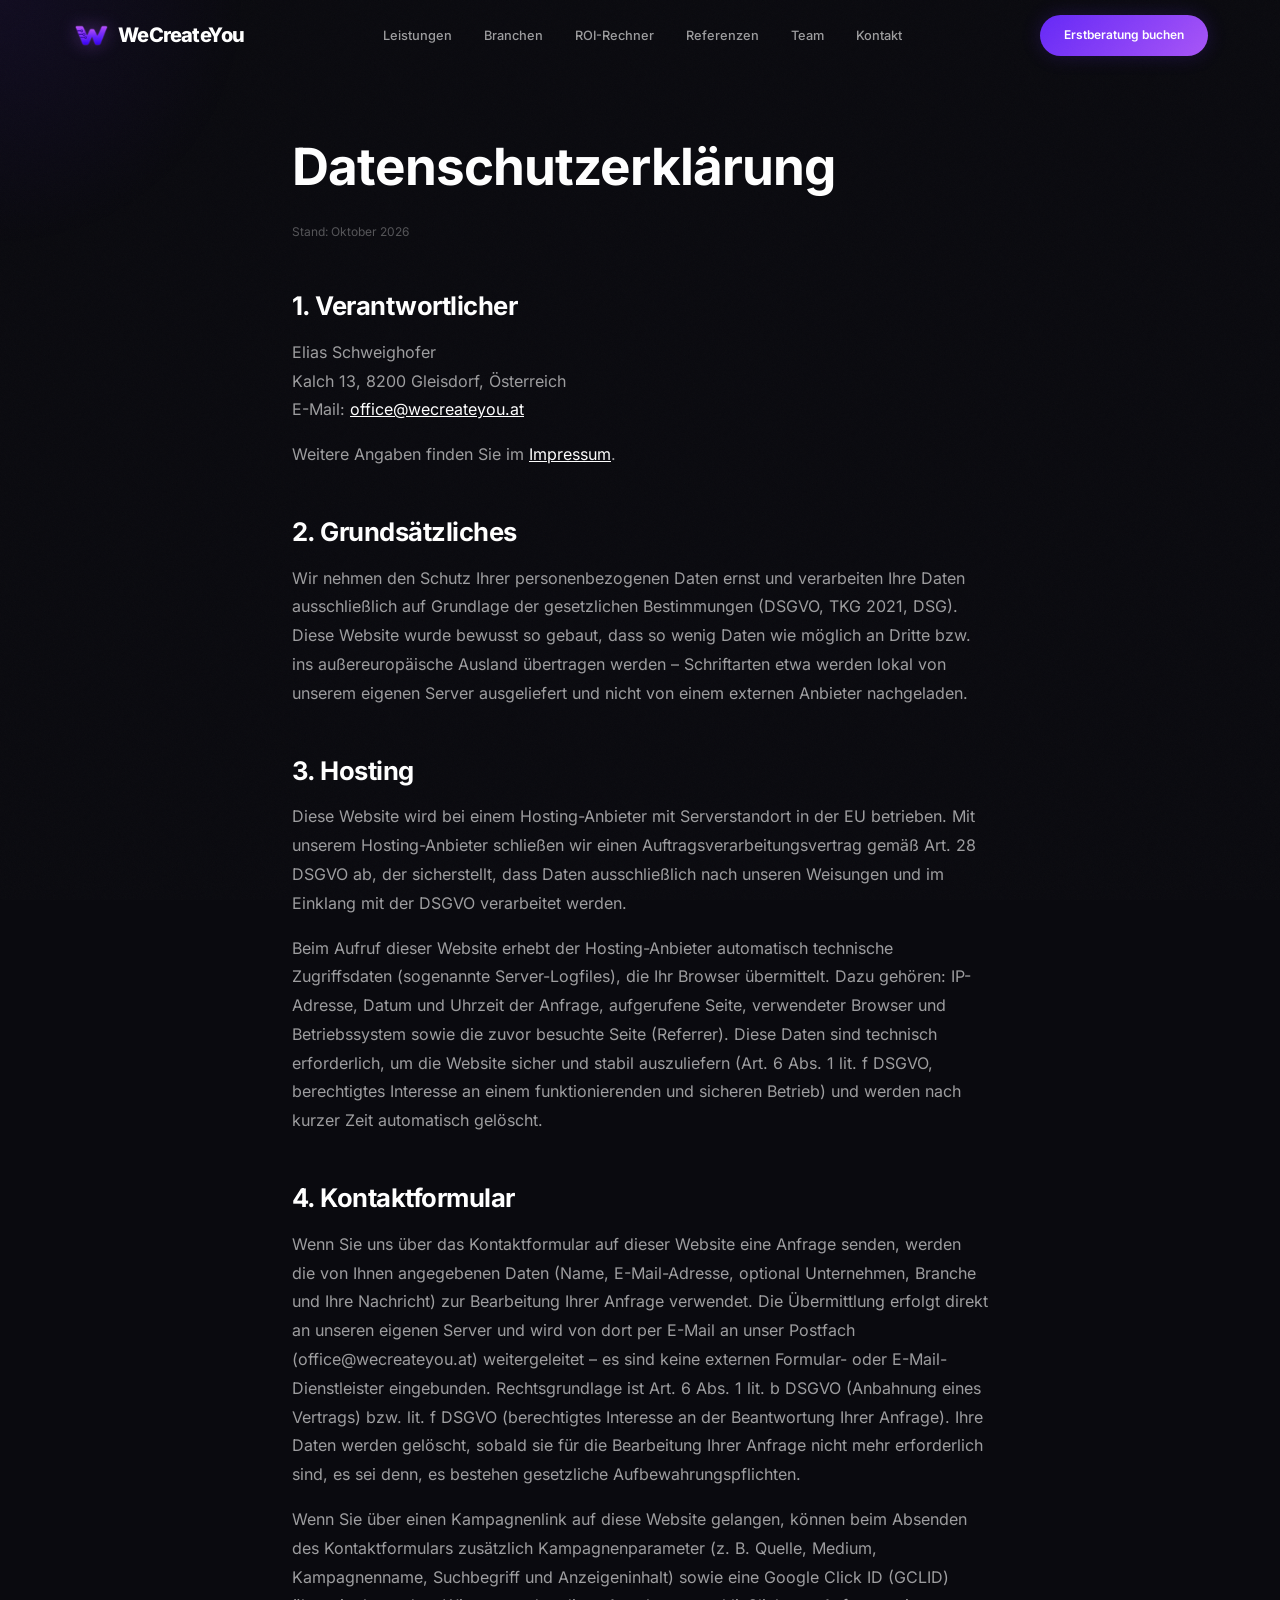
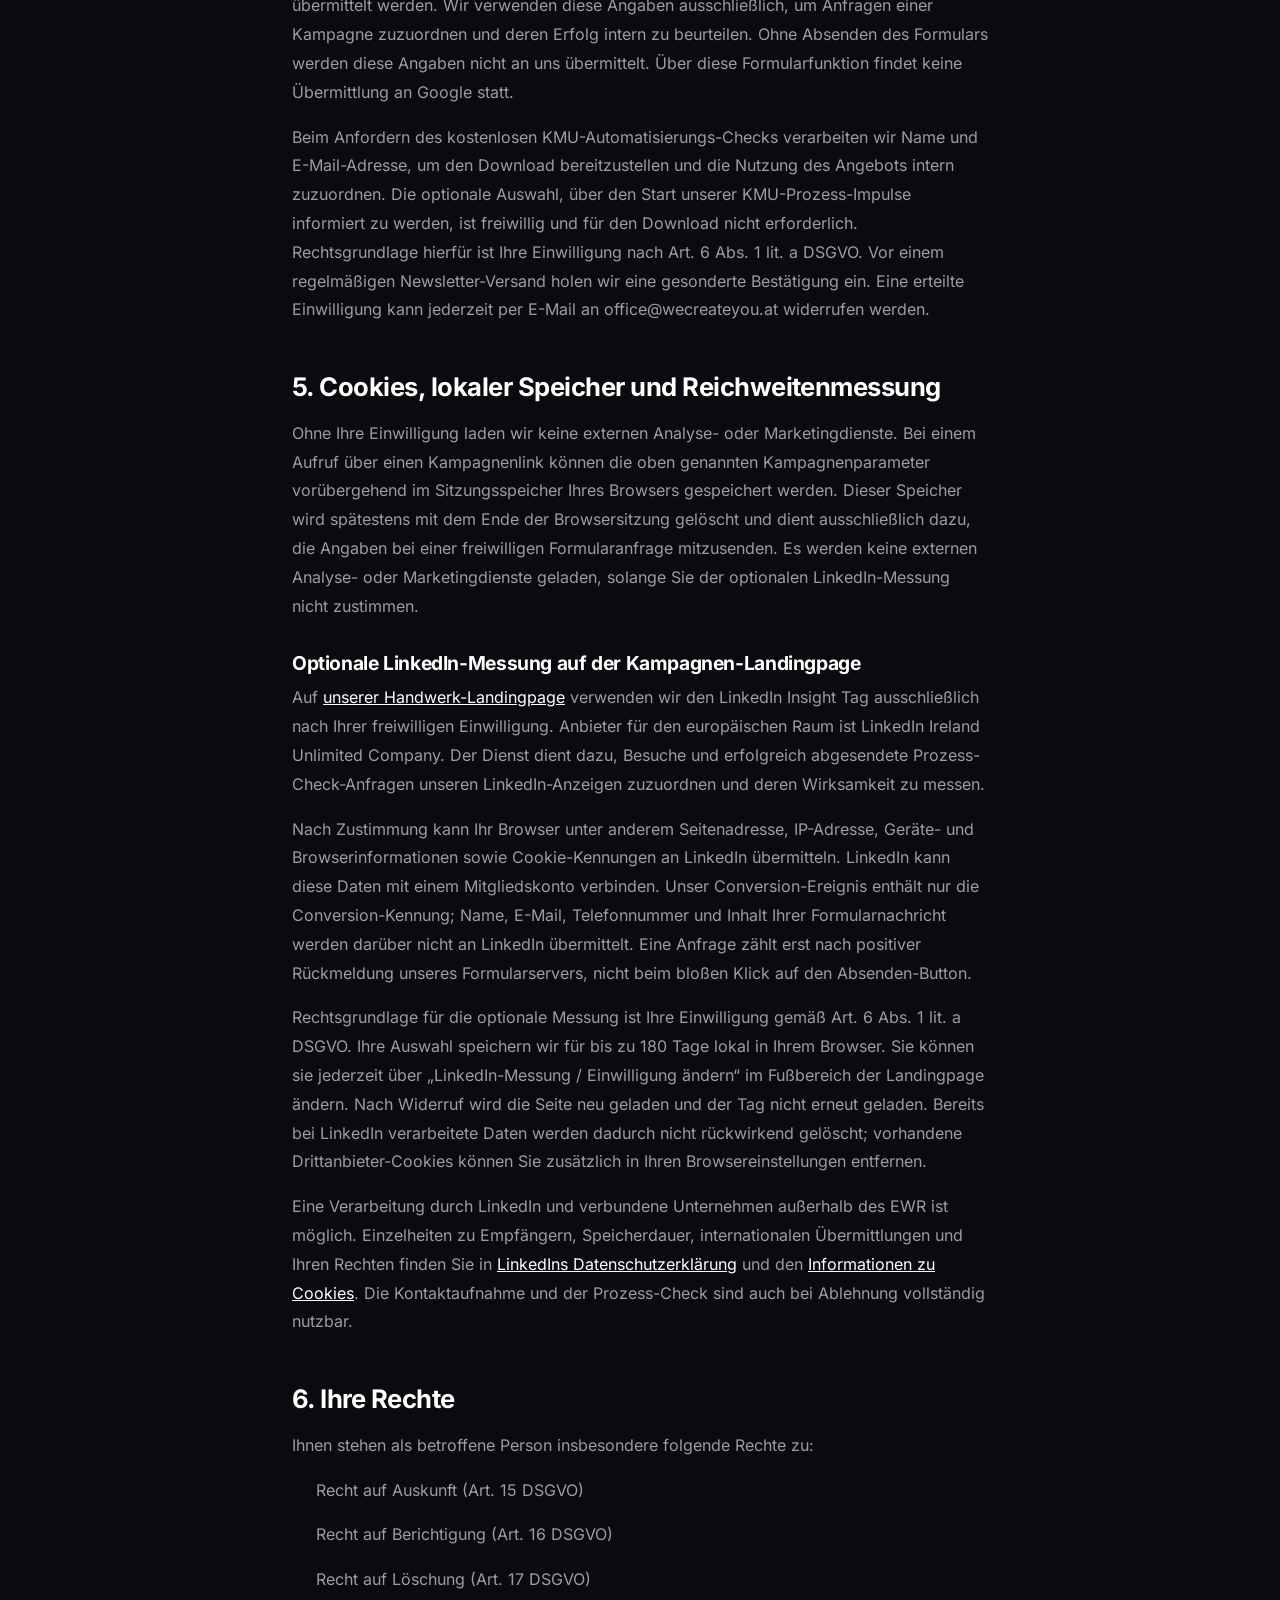
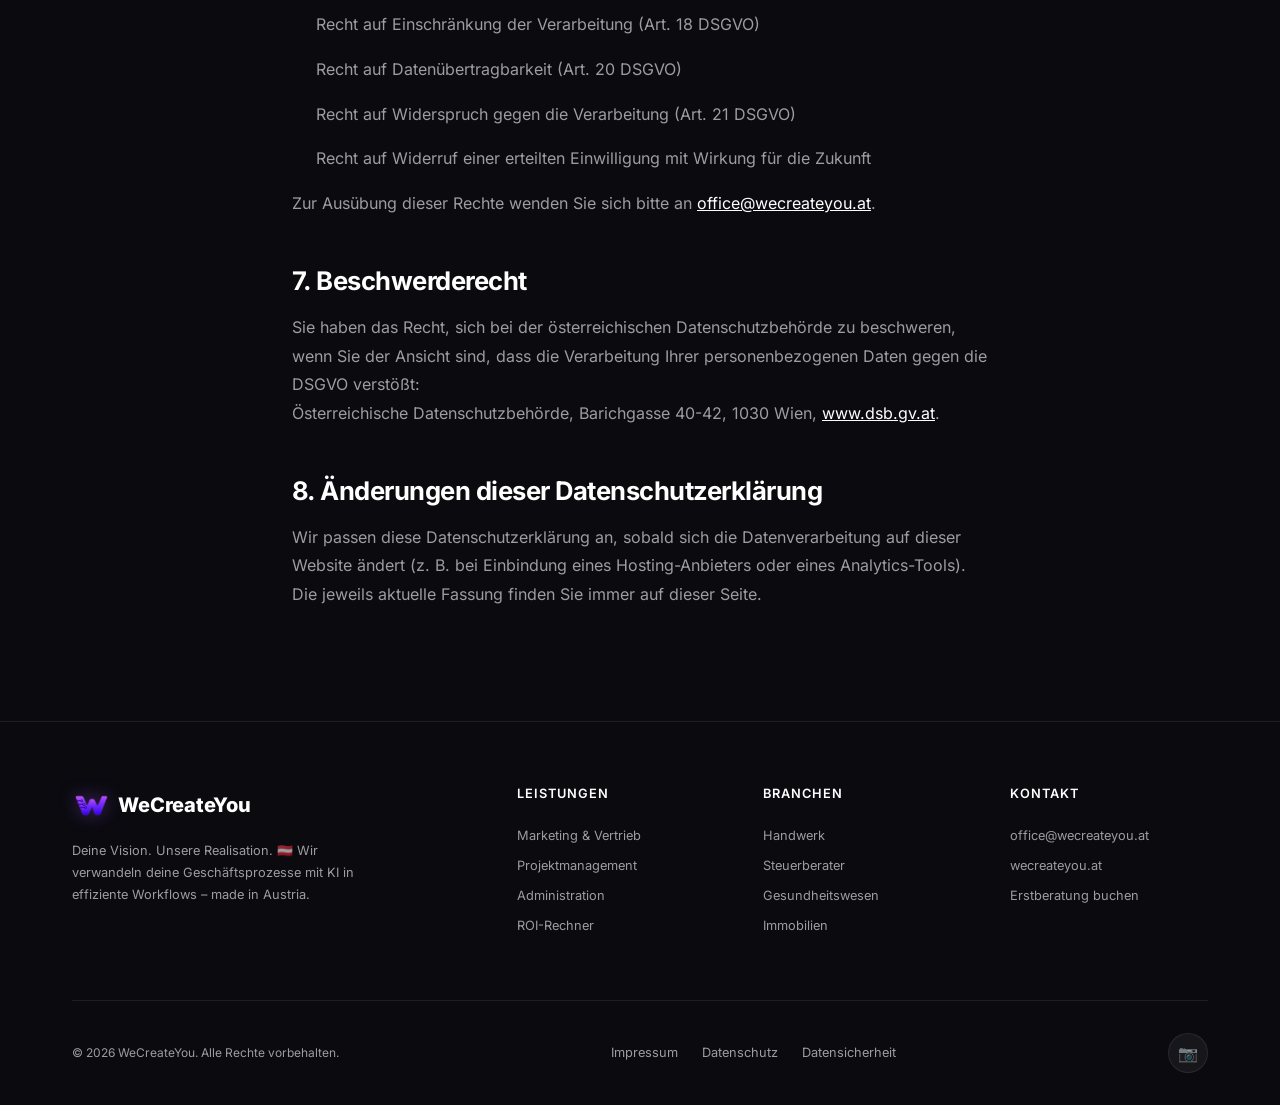
<file: datenschutz.html>
<!DOCTYPE html>
<html lang="de-AT">
<head>
  <meta charset="UTF-8">
  <meta name="viewport" content="width=device-width, initial-scale=1.0">
  <title>Datenschutzerklärung – WeCreateYou</title>
  <meta name="description" content="Datenschutzerklärung von WeCreateYou.">
  <meta name="robots" content="noindex">
  <link rel="canonical" href="https://wecreateyou.at/datenschutz.html">
  <link rel="alternate" hreflang="de-AT" href="https://wecreateyou.at/datenschutz.html">
  <link rel="alternate" hreflang="x-default" href="https://wecreateyou.at/datenschutz.html">
  <link rel="icon" type="image/png" sizes="48x48" href="/assets/brand/logo-tech-48.png">
  <link rel="icon" type="image/png" sizes="192x192" href="/assets/brand/logo-tech-192.png">
  <link rel="apple-touch-icon" sizes="180x180" href="/assets/brand/logo-tech-180.png">
  <link rel="manifest" href="/site.webmanifest">
  <meta name="theme-color" content="#6528F7">
  <link rel="stylesheet" href="css/style.css?v=20261005b">
</head>
<body>

  <!-- ===== NAVIGATION ===== -->
  <nav class="nav" id="main-nav">
    <div class="nav__inner">
      <a href="/" class="nav__logo" id="nav-logo">
        <span class="nav__logo-icon"><img src="assets/brand/logo-tech-48.png" alt="" width="32" height="32"></span>
        WeCreateYou
      </a>
      <div class="nav__links" id="nav-links">
        <a href="/#services" class="nav__link">Leistungen</a>
        <a href="/#branchen" class="nav__link">Branchen</a>
        <a href="/#roi" class="nav__link">ROI-Rechner</a>
        <a href="/referenzen.html" class="nav__link">Referenzen</a>
        <a href="/#team" class="nav__link">Team</a>
        <a href="/#kontakt" class="nav__link">Kontakt</a>
      </div>
      <a href="/#kontakt" class="btn btn--primary nav__cta" id="nav-cta">
        Erstberatung buchen
      </a>
      <button class="nav__toggle" id="nav-toggle" aria-label="Menü öffnen">
        <span></span>
        <span></span>
        <span></span>
      </button>
    </div>
  </nav>

  <!-- Mobile Nav Overlay -->
  <div class="nav__mobile" id="nav-mobile">
    <a href="/#services" class="nav__link">Leistungen</a>
    <a href="/#branchen" class="nav__link">Branchen</a>
    <a href="/#roi" class="nav__link">ROI-Rechner</a>
    <a href="/referenzen.html" class="nav__link">Referenzen</a>
    <a href="/#team" class="nav__link">Team</a>
    <a href="/#kontakt" class="nav__link">Kontakt</a>
    <a href="/#kontakt" class="btn btn--primary" style="margin-top: 1rem;">Erstberatung buchen</a>
  </div>

  <main>
    <section class="legal">
      <div class="container container--narrow">
        <h1>Datenschutzerklärung</h1>
        <p class="legal__updated">Stand: Oktober 2026</p>

        <h2>1. Verantwortlicher</h2>
        <p>
          Elias Schweighofer<br>
          Kalch 13, 8200 Gleisdorf, Österreich<br>
          E-Mail: <a href="mailto:office@wecreateyou.at">office@wecreateyou.at</a>
        </p>
        <p>Weitere Angaben finden Sie im <a href="/impressum.html">Impressum</a>.</p>

        <h2>2. Grundsätzliches</h2>
        <p>
          Wir nehmen den Schutz Ihrer personenbezogenen Daten ernst und verarbeiten Ihre Daten ausschließlich auf
          Grundlage der gesetzlichen Bestimmungen (DSGVO, TKG 2021, DSG). Diese Website wurde bewusst so gebaut,
          dass so wenig Daten wie möglich an Dritte bzw. ins außereuropäische Ausland übertragen werden – Schriftarten
          etwa werden lokal von unserem eigenen Server ausgeliefert und nicht von einem externen Anbieter nachgeladen.
        </p>

        <h2>3. Hosting</h2>
        <p>
          Diese Website wird bei einem Hosting-Anbieter mit Serverstandort in der EU betrieben. Mit unserem
          Hosting-Anbieter schließen wir einen Auftragsverarbeitungsvertrag gemäß Art. 28 DSGVO ab, der sicherstellt,
          dass Daten ausschließlich nach unseren Weisungen und im Einklang mit der DSGVO verarbeitet werden.
        </p>
        <p>
          Beim Aufruf dieser Website erhebt der Hosting-Anbieter automatisch technische Zugriffsdaten (sogenannte
          Server-Logfiles), die Ihr Browser übermittelt. Dazu gehören: IP-Adresse, Datum und Uhrzeit der Anfrage,
          aufgerufene Seite, verwendeter Browser und Betriebssystem sowie die zuvor besuchte Seite (Referrer).
          Diese Daten sind technisch erforderlich, um die Website sicher und stabil auszuliefern (Art. 6 Abs. 1 lit. f
          DSGVO, berechtigtes Interesse an einem funktionierenden und sicheren Betrieb) und werden nach kurzer Zeit
          automatisch gelöscht.
        </p>

        <h2>4. Kontaktformular</h2>
        <p>
          Wenn Sie uns über das Kontaktformular auf dieser Website eine Anfrage senden, werden die von Ihnen
          angegebenen Daten (Name, E-Mail-Adresse, optional Unternehmen, Branche und Ihre Nachricht) zur Bearbeitung
          Ihrer Anfrage verwendet. Die Übermittlung erfolgt direkt an unseren eigenen Server und wird von dort per
          E-Mail an unser Postfach (office@wecreateyou.at) weitergeleitet – es sind keine externen Formular- oder
          E-Mail-Dienstleister eingebunden. Rechtsgrundlage ist Art. 6 Abs. 1 lit. b DSGVO (Anbahnung eines Vertrags)
          bzw. lit. f DSGVO (berechtigtes Interesse an der Beantwortung Ihrer Anfrage). Ihre Daten werden gelöscht,
          sobald sie für die Bearbeitung Ihrer Anfrage nicht mehr erforderlich sind, es sei denn, es bestehen
          gesetzliche Aufbewahrungspflichten.
        </p>
        <p>
          Wenn Sie über einen Kampagnenlink auf diese Website gelangen, können beim Absenden des Kontaktformulars
          zusätzlich Kampagnenparameter (z. B. Quelle, Medium, Kampagnenname, Suchbegriff und Anzeigeninhalt) sowie
          eine Google Click ID (GCLID) übermittelt werden. Wir verwenden diese Angaben ausschließlich, um Anfragen
          einer Kampagne zuzuordnen und deren Erfolg intern zu beurteilen. Ohne Absenden des Formulars werden diese
          Angaben nicht an uns übermittelt. Über diese Formularfunktion findet keine Übermittlung an Google statt.
        </p>
        <p>
          Beim Anfordern des kostenlosen KMU-Automatisierungs-Checks verarbeiten wir Name und E-Mail-Adresse, um den
          Download bereitzustellen und die Nutzung des Angebots intern zuzuordnen. Die optionale Auswahl, über den
          Start unserer KMU-Prozess-Impulse informiert zu werden, ist freiwillig und für den Download nicht
          erforderlich. Rechtsgrundlage hierfür ist Ihre Einwilligung nach Art. 6 Abs. 1 lit. a DSGVO. Vor einem
          regelmäßigen Newsletter-Versand holen wir eine gesonderte Bestätigung ein. Eine erteilte Einwilligung kann
          jederzeit per E-Mail an office@wecreateyou.at widerrufen werden.
        </p>

        <h2 id="cookies">5. Cookies, lokaler Speicher und Reichweitenmessung</h2>
        <p>
          Ohne Ihre Einwilligung laden wir keine externen Analyse- oder Marketingdienste. Bei einem Aufruf über
          einen Kampagnenlink können die oben genannten Kampagnenparameter vorübergehend im Sitzungsspeicher Ihres
          Browsers gespeichert werden. Dieser Speicher wird spätestens mit dem Ende der Browsersitzung gelöscht und
          dient ausschließlich dazu, die Angaben bei einer freiwilligen Formularanfrage mitzusenden. Es werden keine
          externen Analyse- oder Marketingdienste geladen, solange Sie der optionalen LinkedIn-Messung nicht zustimmen.
        </p>
        <h3 id="linkedin">Optionale LinkedIn-Messung auf der Kampagnen-Landingpage</h3>
        <p>Auf <a href="/landingpage">unserer Handwerk-Landingpage</a> verwenden wir den LinkedIn Insight Tag
          ausschließlich nach Ihrer freiwilligen Einwilligung. Anbieter für den europäischen Raum ist LinkedIn Ireland
          Unlimited Company. Der Dienst dient dazu, Besuche und erfolgreich abgesendete Prozess-Check-Anfragen
          unseren LinkedIn-Anzeigen zuzuordnen und deren Wirksamkeit zu messen.</p>
        <p>Nach Zustimmung kann Ihr Browser unter anderem Seitenadresse, IP-Adresse, Geräte- und Browserinformationen
          sowie Cookie-Kennungen an LinkedIn übermitteln. LinkedIn kann diese Daten mit einem Mitgliedskonto verbinden.
          Unser Conversion-Ereignis enthält nur die Conversion-Kennung; Name, E-Mail, Telefonnummer und Inhalt Ihrer
          Formularnachricht werden darüber nicht an LinkedIn übermittelt. Eine Anfrage zählt erst nach positiver
          Rückmeldung unseres Formularservers, nicht beim bloßen Klick auf den Absenden-Button.</p>
        <p>Rechtsgrundlage für die optionale Messung ist Ihre Einwilligung gemäß Art. 6 Abs. 1 lit. a DSGVO.
          Ihre Auswahl speichern wir für bis zu 180 Tage lokal in Ihrem Browser. Sie können sie jederzeit über
          „LinkedIn-Messung / Einwilligung ändern“ im Fußbereich der Landingpage ändern. Nach Widerruf wird die Seite
          neu geladen und der Tag nicht erneut geladen. Bereits bei LinkedIn verarbeitete Daten werden dadurch nicht
          rückwirkend gelöscht; vorhandene Drittanbieter-Cookies können Sie zusätzlich in Ihren Browsereinstellungen entfernen.</p>
        <p>Eine Verarbeitung durch LinkedIn und verbundene Unternehmen außerhalb des EWR ist möglich.
          Einzelheiten zu Empfängern, Speicherdauer, internationalen Übermittlungen und Ihren Rechten finden Sie in
          <a href="https://www.linkedin.com/legal/privacy-policy" target="_blank" rel="noopener noreferrer">LinkedIns Datenschutzerklärung</a>
          und den <a href="https://www.linkedin.com/legal/cookie-policy" target="_blank" rel="noopener noreferrer">Informationen zu Cookies</a>.
          Die Kontaktaufnahme und der Prozess-Check sind auch bei Ablehnung vollständig nutzbar.</p>

        <h2>6. Ihre Rechte</h2>
        <p>Ihnen stehen als betroffene Person insbesondere folgende Rechte zu:</p>
        <ul>
          <li>Recht auf Auskunft (Art. 15 DSGVO)</li>
          <li>Recht auf Berichtigung (Art. 16 DSGVO)</li>
          <li>Recht auf Löschung (Art. 17 DSGVO)</li>
          <li>Recht auf Einschränkung der Verarbeitung (Art. 18 DSGVO)</li>
          <li>Recht auf Datenübertragbarkeit (Art. 20 DSGVO)</li>
          <li>Recht auf Widerspruch gegen die Verarbeitung (Art. 21 DSGVO)</li>
          <li>Recht auf Widerruf einer erteilten Einwilligung mit Wirkung für die Zukunft</li>
        </ul>
        <p>
          Zur Ausübung dieser Rechte wenden Sie sich bitte an
          <a href="mailto:office@wecreateyou.at">office@wecreateyou.at</a>.
        </p>

        <h2>7. Beschwerderecht</h2>
        <p>
          Sie haben das Recht, sich bei der österreichischen Datenschutzbehörde zu beschweren, wenn Sie der Ansicht
          sind, dass die Verarbeitung Ihrer personenbezogenen Daten gegen die DSGVO verstößt:<br>
          Österreichische Datenschutzbehörde, Barichgasse 40-42, 1030 Wien,
          <a href="https://www.dsb.gv.at" target="_blank" rel="noopener">www.dsb.gv.at</a>.
        </p>

        <h2>8. Änderungen dieser Datenschutzerklärung</h2>
        <p>
          Wir passen diese Datenschutzerklärung an, sobald sich die Datenverarbeitung auf dieser Website ändert (z. B.
          bei Einbindung eines Hosting-Anbieters oder eines Analytics-Tools). Die jeweils aktuelle Fassung finden Sie
          immer auf dieser Seite.
        </p>
      </div>
    </section>
  </main>

  <!-- ===== FOOTER ===== -->
  <footer class="footer" id="footer">
    <div class="container">
      <div class="footer__grid">
        <div class="footer__brand">
          <div class="footer__logo">
            <span class="nav__logo-icon"><img src="assets/brand/logo-tech-48.png" alt="" width="32" height="32"></span>
            WeCreateYou
          </div>
          <p class="footer__description">
            Deine Vision. Unsere Realisation. 🇦🇹 Wir verwandeln deine Geschäftsprozesse mit KI in effiziente Workflows – made in Austria.
          </p>
        </div>

        <div>
          <h4 class="footer__heading">Leistungen</h4>
          <div class="footer__links">
            <a href="/#services" class="footer__link">Marketing &amp; Vertrieb</a>
            <a href="/#services" class="footer__link">Projektmanagement</a>
            <a href="/#services" class="footer__link">Administration</a>
            <a href="/#roi" class="footer__link">ROI-Rechner</a>
          </div>
        </div>

        <div>
          <h4 class="footer__heading">Branchen</h4>
          <div class="footer__links">
            <a href="/branchen/handwerk.html" class="footer__link">Handwerk</a>
            <a href="/branchen/steuerberater.html" class="footer__link">Steuerberater</a>
            <a href="/branchen/gesundheitswesen.html" class="footer__link">Gesundheitswesen</a>
            <a href="/branchen/immobilien.html" class="footer__link">Immobilien</a>
          </div>
        </div>

        <div>
          <h4 class="footer__heading">Kontakt</h4>
          <div class="footer__links">
            <a href="mailto:office@wecreateyou.at" class="footer__link">office@wecreateyou.at</a>
            <a href="https://wecreateyou.at" class="footer__link" target="_blank">wecreateyou.at</a>
            <a href="/#kontakt" class="footer__link">Erstberatung buchen</a>
          </div>
        </div>
      </div>

      <div class="footer__bottom">
        <p>&copy; 2026 WeCreateYou. Alle Rechte vorbehalten.</p>
        <nav class="footer__legal" aria-label="Rechtliches">
          <a href="/impressum.html">Impressum</a>
          <a href="/datenschutz.html">Datenschutz</a>
          <a href="/datensicherheit.html">Datensicherheit</a>
        </nav>
        <div class="footer__social">
          <a href="https://www.instagram.com/wecreateyou.at/" class="footer__social-link" aria-label="WeCreateYou auf Instagram" target="_blank" rel="noopener noreferrer">📷</a>
        </div>
      </div>
    </div>
  </footer>

  <script src="js/main.js?v=20261005b" defer></script>
</body>
</html>
</file>
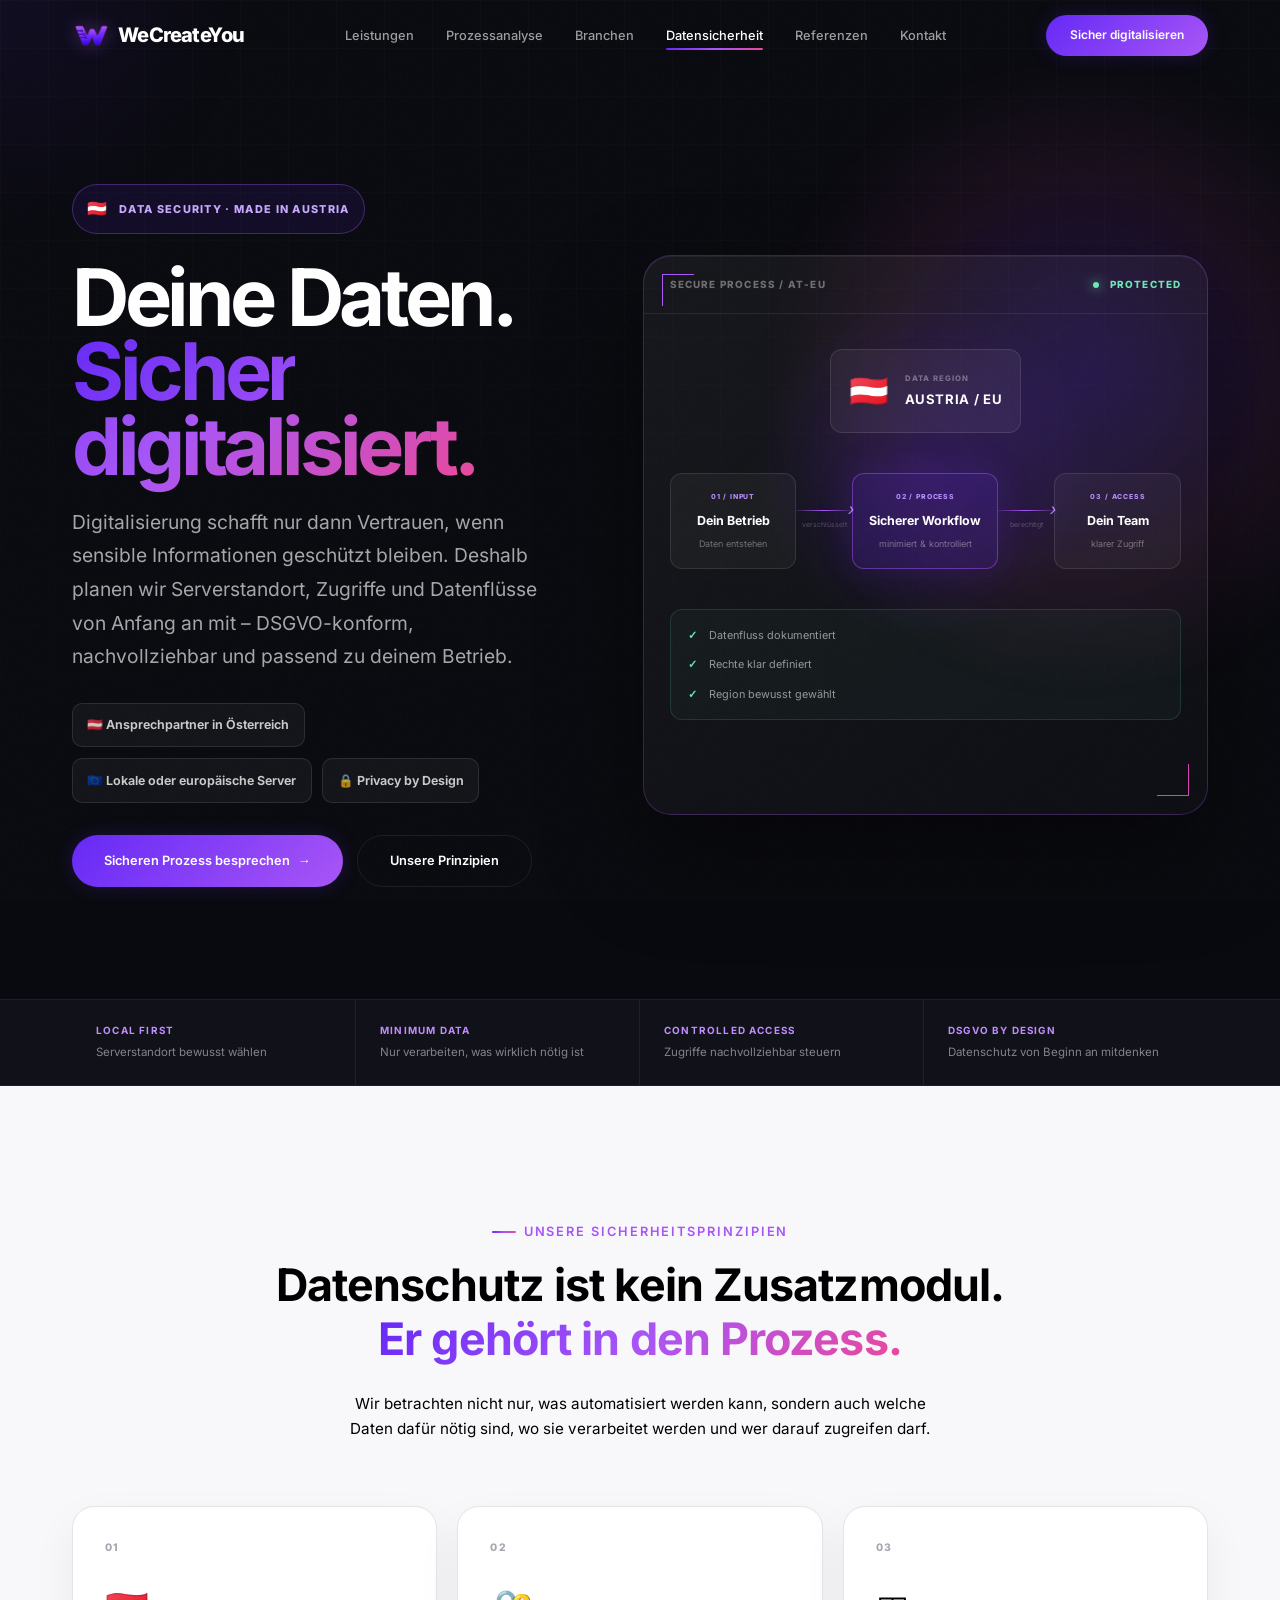
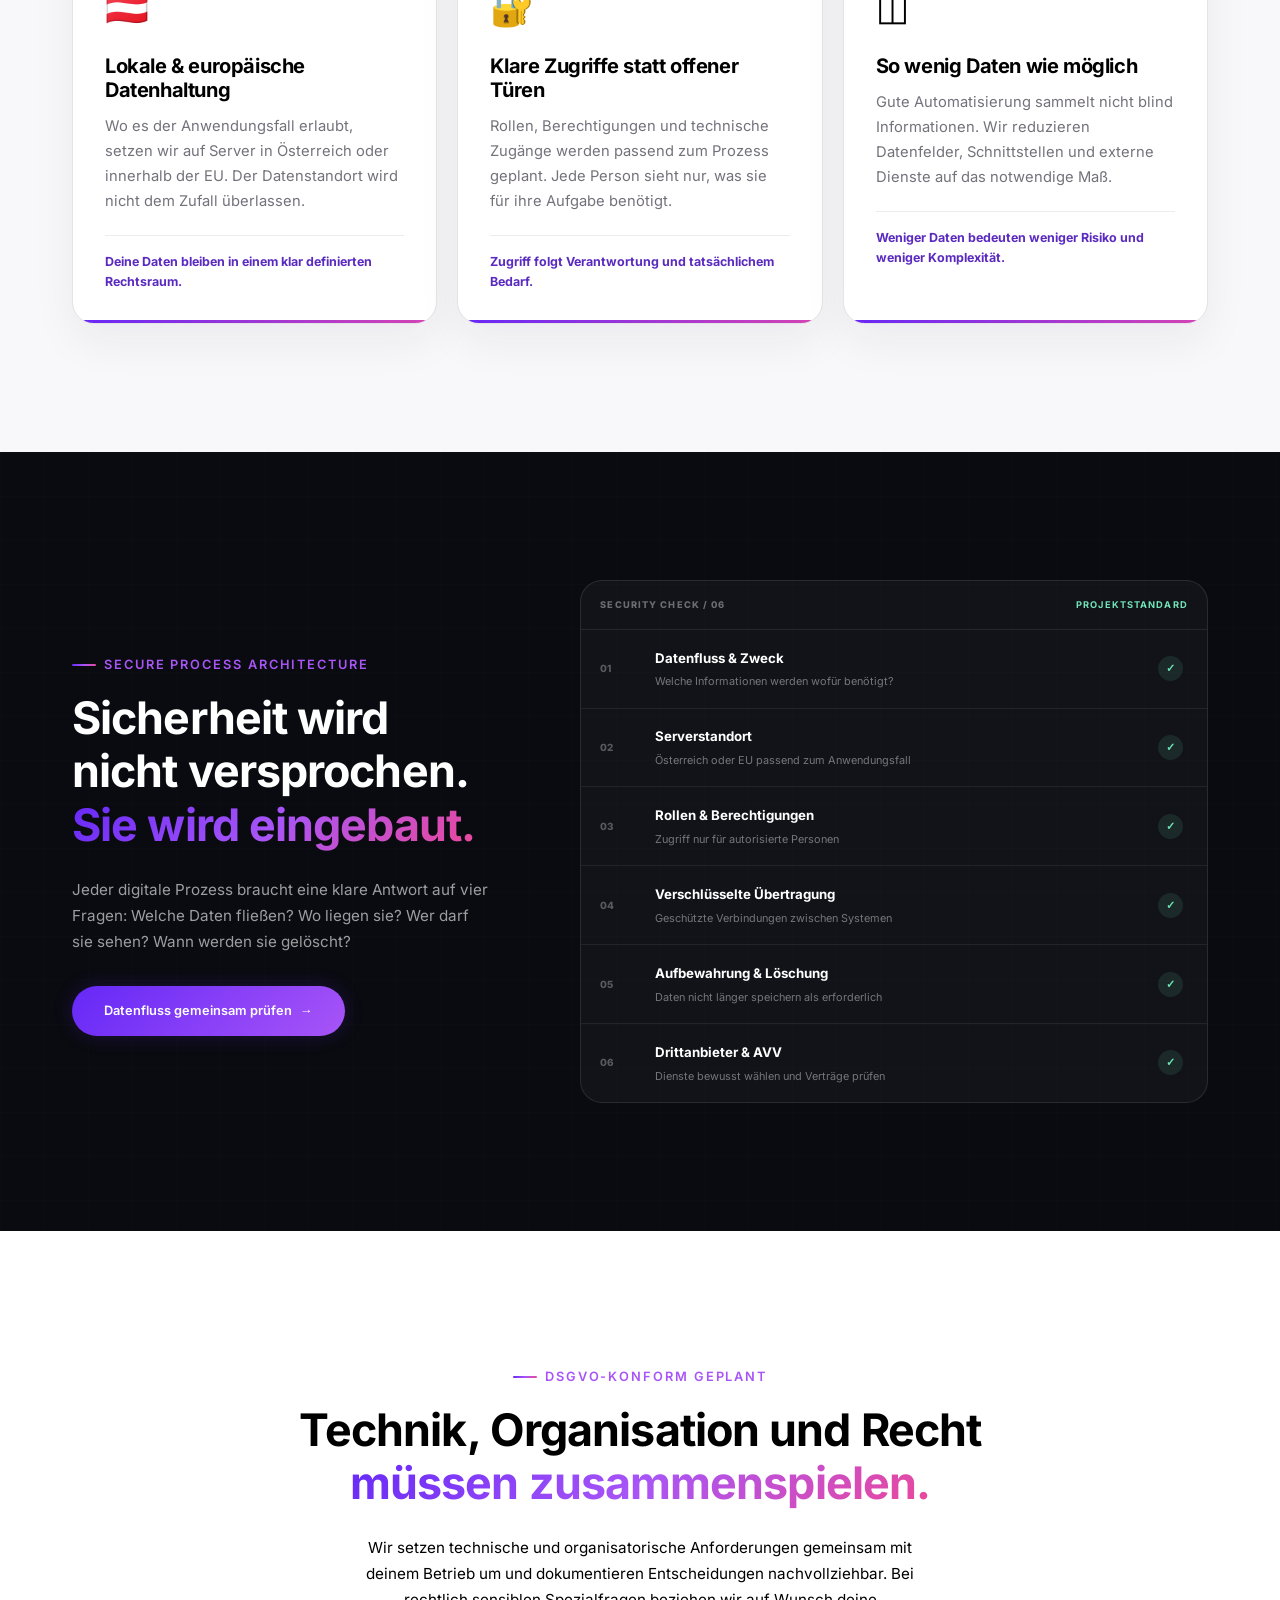
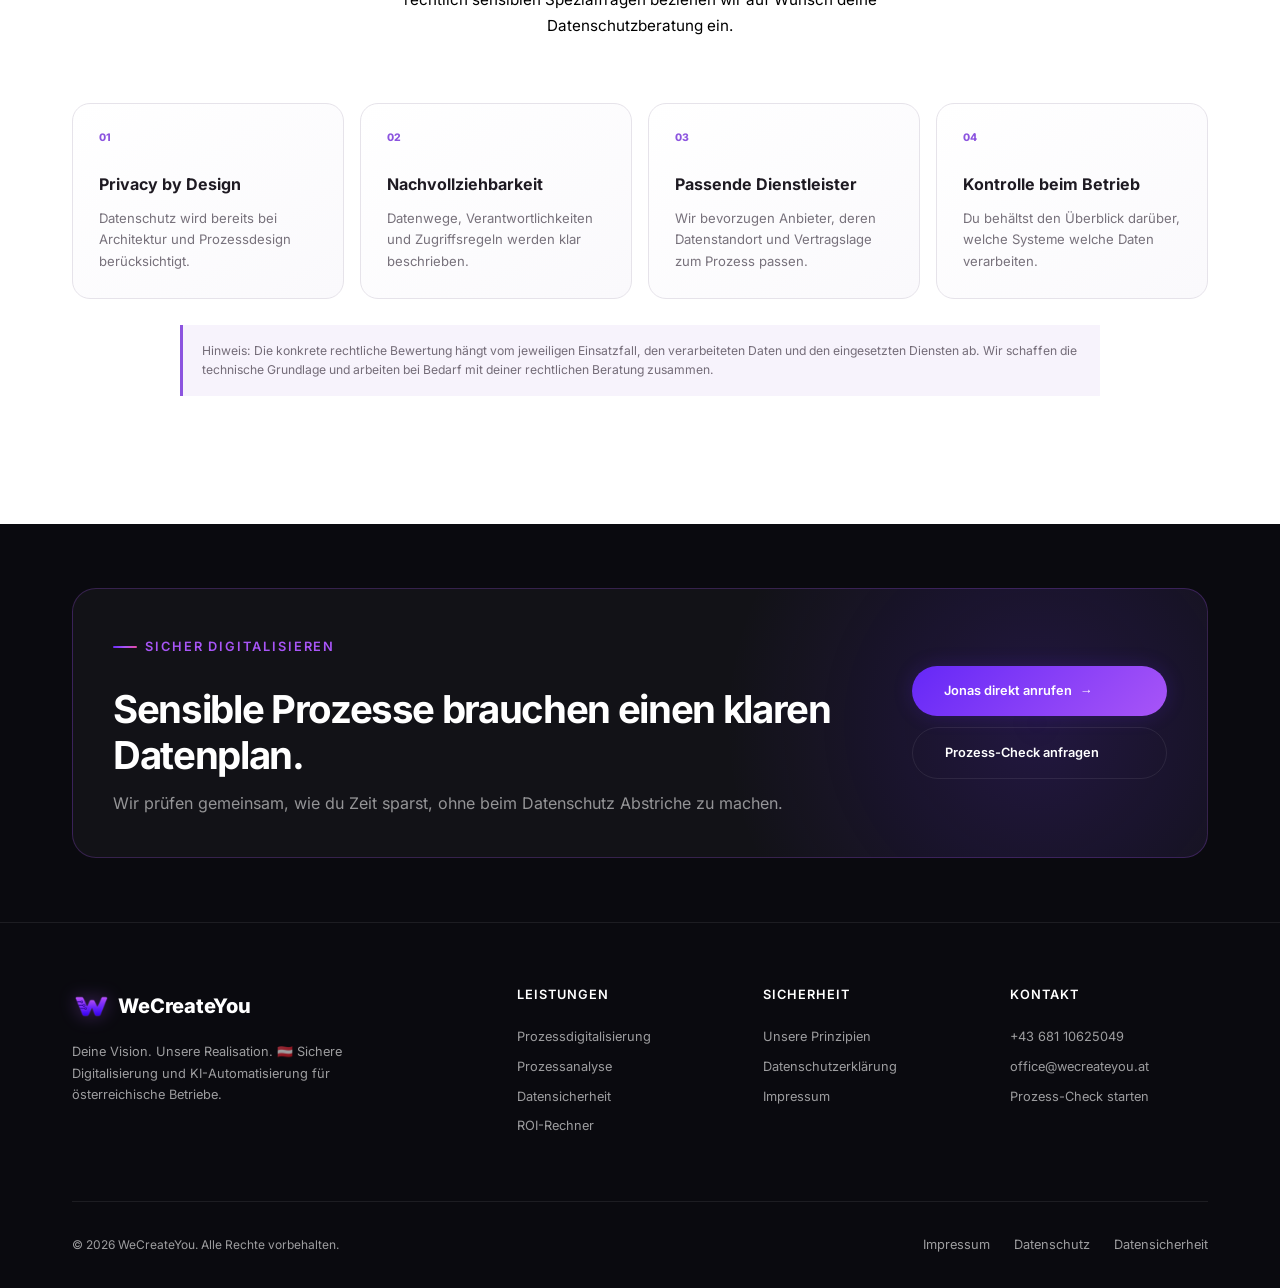
<file: datensicherheit.html>
<!DOCTYPE html>
<html lang="de-AT">
<head>
  <meta charset="UTF-8">
  <meta name="viewport" content="width=device-width, initial-scale=1.0">
  <title>Datensicherheit &amp; DSGVO für KMU | WeCreateYou</title>
  <meta name="description" content="Sichere Digitalisierung für österreichische KMU: DSGVO-konforme Prozesse, europäische Server, klare Zugriffsrechte und bewusste Datenminimierung.">
  <meta name="robots" content="index, follow, max-image-preview:large">
  <link rel="canonical" href="https://wecreateyou.at/datensicherheit.html">
  <link rel="alternate" hreflang="de-AT" href="https://wecreateyou.at/datensicherheit.html">
  <link rel="alternate" hreflang="x-default" href="https://wecreateyou.at/datensicherheit.html">
  <link rel="alternate" type="text/plain" href="https://wecreateyou.at/llms.txt" title="WeCreateYou – Unternehmensprofil für KI-Systeme">
  <meta property="og:site_name" content="WeCreateYou">
  <meta property="og:title" content="Datenschutz &amp; Datensicherheit | WeCreateYou Österreich">
  <meta property="og:description" content="Digitale Prozesse, bei denen Daten dort bleiben, wo sie hingehören.">
  <meta property="og:type" content="website">
  <meta property="og:url" content="https://wecreateyou.at/datensicherheit.html">
  <meta property="og:locale" content="de_AT">
  <meta property="og:image" content="https://wecreateyou.at/assets/og/og-image.png">
  <meta property="og:image:width" content="1200">
  <meta property="og:image:height" content="630">
  <meta property="og:image:alt" content="WeCreateYou – sichere Digitalisierung für österreichische Betriebe">
  <meta name="twitter:card" content="summary_large_image">
  <meta name="twitter:title" content="Datenschutz &amp; Datensicherheit | WeCreateYou Österreich">
  <meta name="twitter:description" content="DSGVO-konforme digitale Prozesse, europäische Server und klar geregelte Zugriffe für österreichische Betriebe.">
  <meta name="twitter:image" content="https://wecreateyou.at/assets/og/og-image.png">
  <meta name="twitter:image:alt" content="WeCreateYou – sichere Digitalisierung für österreichische Betriebe">
  <link rel="icon" type="image/png" sizes="48x48" href="/assets/brand/logo-tech-48.png">
  <link rel="icon" type="image/png" sizes="192x192" href="/assets/brand/logo-tech-192.png">
  <link rel="apple-touch-icon" sizes="180x180" href="/assets/brand/logo-tech-180.png">
  <link rel="manifest" href="/site.webmanifest">
  <meta name="theme-color" content="#6528F7">
  <link rel="preload" href="assets/fonts/inter-latin-var.woff2" as="font" type="font/woff2" crossorigin>
  <link rel="stylesheet" href="css/style.css?v=20261005b">
  <script type="application/ld+json">
  {
    "@context": "https://schema.org",
    "@graph": [
      {
        "@type": "WebPage",
        "@id": "https://wecreateyou.at/datensicherheit.html#webpage",
        "url": "https://wecreateyou.at/datensicherheit.html",
        "name": "Datensicherheit & DSGVO für KMU | WeCreateYou",
        "description": "Sichere Digitalisierung für österreichische Betriebe mit DSGVO-konformer Planung, europäischen Servern und klaren Zugriffsrechten.",
        "isPartOf": { "@id": "https://wecreateyou.at/#website" },
        "about": { "@id": "https://wecreateyou.at/#organization" },
        "inLanguage": "de-AT"
      },
      {
        "@type": "Service",
        "@id": "https://wecreateyou.at/datensicherheit.html#service",
        "name": "Datensichere Prozessdigitalisierung",
        "serviceType": "DSGVO-konforme Digitalisierung und Prozessautomatisierung",
        "url": "https://wecreateyou.at/datensicherheit.html",
        "provider": { "@id": "https://wecreateyou.at/#organization" },
        "areaServed": { "@type": "Country", "name": "Österreich" }
      },
      {
        "@type": "BreadcrumbList",
        "@id": "https://wecreateyou.at/datensicherheit.html#breadcrumb",
        "itemListElement": [
          {
            "@type": "ListItem",
            "position": 1,
            "name": "Startseite",
            "item": "https://wecreateyou.at/"
          },
          {
            "@type": "ListItem",
            "position": 2,
            "name": "Datensicherheit",
            "item": "https://wecreateyou.at/datensicherheit.html"
          }
        ]
      }
    ]
  }
  </script>
</head>
<body>
  <nav class="nav" id="main-nav">
    <div class="nav__inner">
      <a href="/" class="nav__logo" id="nav-logo">
        <span class="nav__logo-icon"><img src="assets/brand/logo-tech-48.png" alt="" width="32" height="32"></span>
        WeCreateYou
      </a>
      <div class="nav__links" id="nav-links">
        <a href="/#services" class="nav__link">Leistungen</a>
        <a href="/#process-intelligence" class="nav__link">Prozessanalyse</a>
        <a href="/#branchen" class="nav__link">Branchen</a>
        <a href="/datensicherheit.html" class="nav__link nav__link--active">Datensicherheit</a>
        <a href="/referenzen.html" class="nav__link">Referenzen</a>
        <a href="/#kontakt" class="nav__link">Kontakt</a>
      </div>
      <a href="/#kontakt" class="btn btn--primary nav__cta" id="nav-cta">Sicher digitalisieren</a>
      <button class="nav__toggle" id="nav-toggle" aria-label="Menü öffnen" aria-expanded="false" aria-controls="nav-mobile">
        <span></span><span></span><span></span>
      </button>
    </div>
  </nav>

  <div class="nav__mobile" id="nav-mobile">
    <a href="/#services" class="nav__link">Leistungen</a>
    <a href="/#process-intelligence" class="nav__link">Prozessanalyse</a>
    <a href="/#branchen" class="nav__link">Branchen</a>
    <a href="/datensicherheit.html" class="nav__link nav__link--active">Datensicherheit</a>
    <a href="/referenzen.html" class="nav__link">Referenzen</a>
    <a href="/#kontakt" class="nav__link">Kontakt</a>
    <a href="/#kontakt" class="btn btn--primary" style="margin-top:1rem;">Sicher digitalisieren</a>
  </div>

  <main>
    <section class="security-hero">
      <div class="security-hero__grid" aria-hidden="true"></div>
      <div class="security-hero__glow" aria-hidden="true"></div>
      <div class="container security-hero__layout">
        <div class="security-hero__content reveal">
          <div class="security-kicker"><span>🇦🇹</span> DATA SECURITY · MADE IN AUSTRIA</div>
          <h1>Deine Daten.<br><span class="text-gradient">Sicher digitalisiert.</span></h1>
          <p>Digitalisierung schafft nur dann Vertrauen, wenn sensible Informationen geschützt bleiben. Deshalb planen wir Serverstandort, Zugriffe und Datenflüsse von Anfang an mit – DSGVO-konform, nachvollziehbar und passend zu deinem Betrieb.</p>
          <div class="security-hero__badges" aria-label="Sicherheitsmerkmale">
            <span>🇦🇹 Ansprechpartner in Österreich</span>
            <span>🇪🇺 Lokale oder europäische Server</span>
            <span>🔒 Privacy by Design</span>
          </div>
          <div class="security-hero__actions">
            <a href="/#kontakt" class="btn btn--primary">Sicheren Prozess besprechen <span class="btn-arrow">→</span></a>
            <a href="#prinzipien" class="btn btn--secondary">Unsere Prinzipien</a>
          </div>
        </div>

        <div class="security-console reveal reveal--delay-1" aria-label="Darstellung eines sicheren Datenflusses">
          <div class="security-console__top"><span>SECURE PROCESS / AT-EU</span><i><b></b> PROTECTED</i></div>
          <div class="security-console__flag"><span>🇦🇹</span><div><small>DATA REGION</small><strong>AUSTRIA / EU</strong></div></div>
          <div class="security-flow">
            <div class="security-flow__node"><small>01 / INPUT</small><strong>Dein Betrieb</strong><span>Daten entstehen</span></div>
            <div class="security-flow__line"><i></i><span>verschlüsselt</span></div>
            <div class="security-flow__node security-flow__node--core"><small>02 / PROCESS</small><strong>Sicherer Workflow</strong><span>minimiert &amp; kontrolliert</span></div>
            <div class="security-flow__line"><i></i><span>berechtigt</span></div>
            <div class="security-flow__node"><small>03 / ACCESS</small><strong>Dein Team</strong><span>klarer Zugriff</span></div>
          </div>
          <div class="security-console__status">
            <span><b>✓</b> Datenfluss dokumentiert</span>
            <span><b>✓</b> Rechte klar definiert</span>
            <span><b>✓</b> Region bewusst gewählt</span>
          </div>
        </div>
      </div>
    </section>

    <section class="security-trustbar" aria-label="Vertrauensprinzipien">
      <div class="container security-trustbar__grid">
        <div><strong>LOCAL FIRST</strong><span>Serverstandort bewusst wählen</span></div>
        <div><strong>MINIMUM DATA</strong><span>Nur verarbeiten, was wirklich nötig ist</span></div>
        <div><strong>CONTROLLED ACCESS</strong><span>Zugriffe nachvollziehbar steuern</span></div>
        <div><strong>DSGVO BY DESIGN</strong><span>Datenschutz von Beginn an mitdenken</span></div>
      </div>
    </section>

    <section class="section security-principles" id="prinzipien">
      <div class="container">
        <div class="security-section-head reveal">
          <span class="section-label">Unsere Sicherheitsprinzipien</span>
          <h2 class="section-title">Datenschutz ist kein Zusatzmodul.<br><span class="text-gradient">Er gehört in den Prozess.</span></h2>
          <p class="section-subtitle">Wir betrachten nicht nur, was automatisiert werden kann, sondern auch welche Daten dafür nötig sind, wo sie verarbeitet werden und wer darauf zugreifen darf.</p>
        </div>
        <div class="security-card-grid">
          <article class="security-card reveal">
            <div class="security-card__number">01</div>
            <div class="security-card__icon">🇦🇹</div>
            <h3>Lokale &amp; europäische Datenhaltung</h3>
            <p>Wo es der Anwendungsfall erlaubt, setzen wir auf Server in Österreich oder innerhalb der EU. Der Datenstandort wird nicht dem Zufall überlassen.</p>
            <strong>Deine Daten bleiben in einem klar definierten Rechtsraum.</strong>
          </article>
          <article class="security-card reveal reveal--delay-1">
            <div class="security-card__number">02</div>
            <div class="security-card__icon">🔐</div>
            <h3>Klare Zugriffe statt offener Türen</h3>
            <p>Rollen, Berechtigungen und technische Zugänge werden passend zum Prozess geplant. Jede Person sieht nur, was sie für ihre Aufgabe benötigt.</p>
            <strong>Zugriff folgt Verantwortung und tatsächlichem Bedarf.</strong>
          </article>
          <article class="security-card reveal reveal--delay-2">
            <div class="security-card__number">03</div>
            <div class="security-card__icon">◫</div>
            <h3>So wenig Daten wie möglich</h3>
            <p>Gute Automatisierung sammelt nicht blind Informationen. Wir reduzieren Datenfelder, Schnittstellen und externe Dienste auf das notwendige Maß.</p>
            <strong>Weniger Daten bedeuten weniger Risiko und weniger Komplexität.</strong>
          </article>
        </div>
      </div>
    </section>

    <section class="section section--dark security-architecture">
      <div class="container security-architecture__layout">
        <div class="security-architecture__content reveal">
          <span class="section-label">Secure Process Architecture</span>
          <h2 class="section-title">Sicherheit wird nicht versprochen.<br><span class="text-gradient">Sie wird eingebaut.</span></h2>
          <p class="section-subtitle">Jeder digitale Prozess braucht eine klare Antwort auf vier Fragen: Welche Daten fließen? Wo liegen sie? Wer darf sie sehen? Wann werden sie gelöscht?</p>
          <a href="/#kontakt" class="btn btn--primary">Datenfluss gemeinsam prüfen <span class="btn-arrow">→</span></a>
        </div>
        <div class="security-checklist reveal reveal--delay-1">
          <div class="security-checklist__head"><span>SECURITY CHECK / 06</span><strong>PROJEKTSTANDARD</strong></div>
          <div class="security-checklist__item"><i>01</i><div><strong>Datenfluss &amp; Zweck</strong><span>Welche Informationen werden wofür benötigt?</span></div><b>✓</b></div>
          <div class="security-checklist__item"><i>02</i><div><strong>Serverstandort</strong><span>Österreich oder EU passend zum Anwendungsfall</span></div><b>✓</b></div>
          <div class="security-checklist__item"><i>03</i><div><strong>Rollen &amp; Berechtigungen</strong><span>Zugriff nur für autorisierte Personen</span></div><b>✓</b></div>
          <div class="security-checklist__item"><i>04</i><div><strong>Verschlüsselte Übertragung</strong><span>Geschützte Verbindungen zwischen Systemen</span></div><b>✓</b></div>
          <div class="security-checklist__item"><i>05</i><div><strong>Aufbewahrung &amp; Löschung</strong><span>Daten nicht länger speichern als erforderlich</span></div><b>✓</b></div>
          <div class="security-checklist__item"><i>06</i><div><strong>Drittanbieter &amp; AVV</strong><span>Dienste bewusst wählen und Verträge prüfen</span></div><b>✓</b></div>
        </div>
      </div>
    </section>

    <section class="section security-compliance">
      <div class="container">
        <div class="security-section-head reveal">
          <span class="section-label">DSGVO-konform geplant</span>
          <h2 class="section-title">Technik, Organisation und Recht<br><span class="text-gradient">müssen zusammenspielen.</span></h2>
          <p class="section-subtitle">Wir setzen technische und organisatorische Anforderungen gemeinsam mit deinem Betrieb um und dokumentieren Entscheidungen nachvollziehbar. Bei rechtlich sensiblen Spezialfragen beziehen wir auf Wunsch deine Datenschutzberatung ein.</p>
        </div>
        <div class="security-compliance__grid">
          <div class="security-compliance__card reveal"><span>01</span><strong>Privacy by Design</strong><p>Datenschutz wird bereits bei Architektur und Prozessdesign berücksichtigt.</p></div>
          <div class="security-compliance__card reveal reveal--delay-1"><span>02</span><strong>Nachvollziehbarkeit</strong><p>Datenwege, Verantwortlichkeiten und Zugriffsregeln werden klar beschrieben.</p></div>
          <div class="security-compliance__card reveal reveal--delay-2"><span>03</span><strong>Passende Dienstleister</strong><p>Wir bevorzugen Anbieter, deren Datenstandort und Vertragslage zum Prozess passen.</p></div>
          <div class="security-compliance__card reveal reveal--delay-3"><span>04</span><strong>Kontrolle beim Betrieb</strong><p>Du behältst den Überblick darüber, welche Systeme welche Daten verarbeiten.</p></div>
        </div>
        <p class="security-compliance__note reveal">Hinweis: Die konkrete rechtliche Bewertung hängt vom jeweiligen Einsatzfall, den verarbeiteten Daten und den eingesetzten Diensten ab. Wir schaffen die technische Grundlage und arbeiten bei Bedarf mit deiner rechtlichen Beratung zusammen.</p>
      </div>
    </section>

    <section class="section section--dark security-cta">
      <div class="container">
        <div class="security-cta__card reveal">
          <div><span class="section-label">Sicher digitalisieren</span><h2>Sensible Prozesse brauchen einen klaren Datenplan.</h2><p>Wir prüfen gemeinsam, wie du Zeit sparst, ohne beim Datenschutz Abstriche zu machen.</p></div>
          <div class="security-cta__actions"><a href="tel:+4368110625049" class="btn btn--primary">Jonas direkt anrufen <span class="btn-arrow">→</span></a><a href="/#kontakt" class="btn btn--secondary">Prozess-Check anfragen</a></div>
        </div>
      </div>
    </section>
  </main>

  <footer class="footer" id="footer">
    <div class="container">
      <div class="footer__grid">
        <div class="footer__brand"><div class="footer__logo"><span class="nav__logo-icon"><img src="assets/brand/logo-tech-48.png" alt="" width="32" height="32"></span>WeCreateYou</div><p class="footer__description">Deine Vision. Unsere Realisation. 🇦🇹 Sichere Digitalisierung und KI-Automatisierung für österreichische Betriebe.</p></div>
        <div><h4 class="footer__heading">Leistungen</h4><div class="footer__links"><a href="/#services" class="footer__link">Prozessdigitalisierung</a><a href="/#process-intelligence" class="footer__link">Prozessanalyse</a><a href="/datensicherheit.html" class="footer__link">Datensicherheit</a><a href="/#roi" class="footer__link">ROI-Rechner</a></div></div>
        <div><h4 class="footer__heading">Sicherheit</h4><div class="footer__links"><a href="#prinzipien" class="footer__link">Unsere Prinzipien</a><a href="/datenschutz.html" class="footer__link">Datenschutzerklärung</a><a href="/impressum.html" class="footer__link">Impressum</a></div></div>
        <div><h4 class="footer__heading">Kontakt</h4><div class="footer__links"><a href="tel:+4368110625049" class="footer__link">+43 681 10625049</a><a href="mailto:office@wecreateyou.at" class="footer__link">office@wecreateyou.at</a><a href="/#kontakt" class="footer__link">Prozess-Check starten</a></div></div>
      </div>
      <div class="footer__bottom"><p>&copy; 2026 WeCreateYou. Alle Rechte vorbehalten.</p><nav class="footer__legal" aria-label="Rechtliches"><a href="/impressum.html">Impressum</a><a href="/datenschutz.html">Datenschutz</a><a href="/datensicherheit.html">Datensicherheit</a></nav></div>
    </div>
  </footer>

  <div class="floating-cta" id="floating-cta"><a href="/#kontakt" class="btn btn--primary btn--magnetic">🔒 Sicher digitalisieren</a></div>
  <script src="js/main.js?v=20261005b" defer></script>
</body>
</html>
</file>
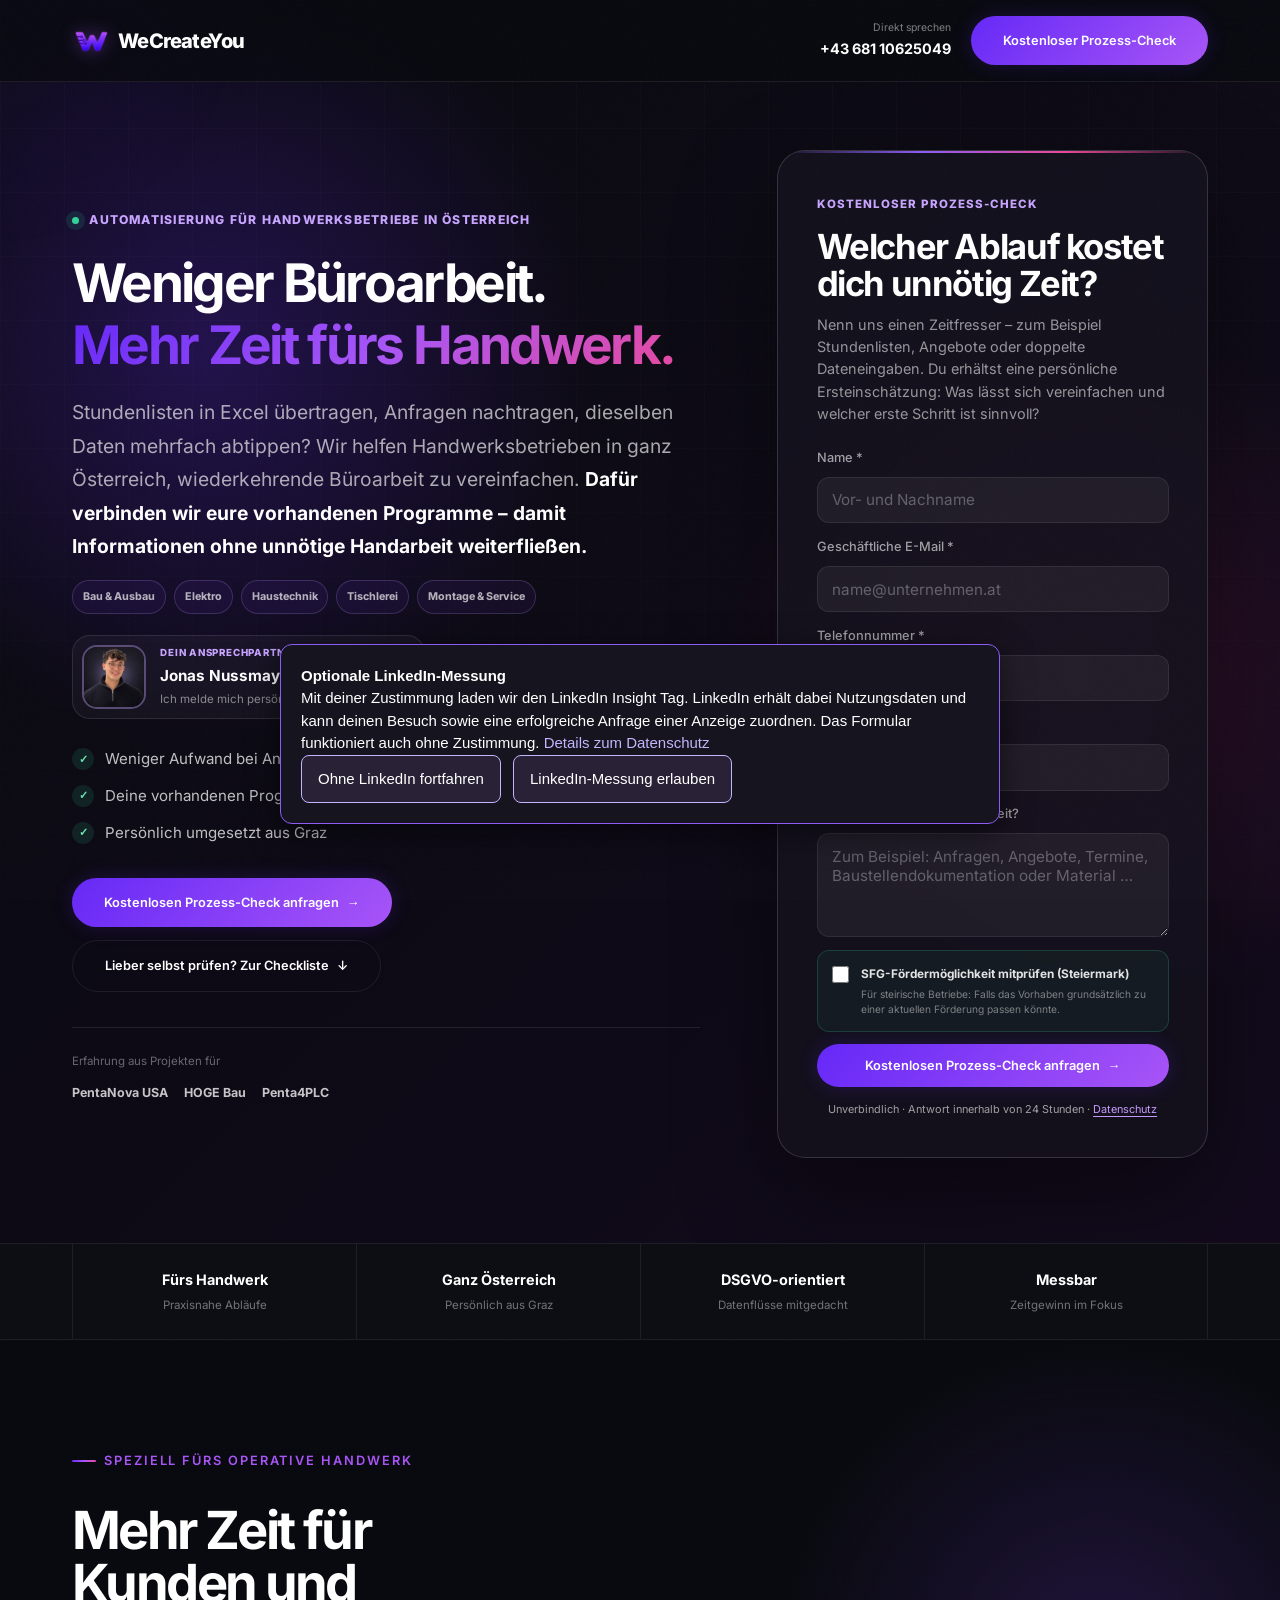
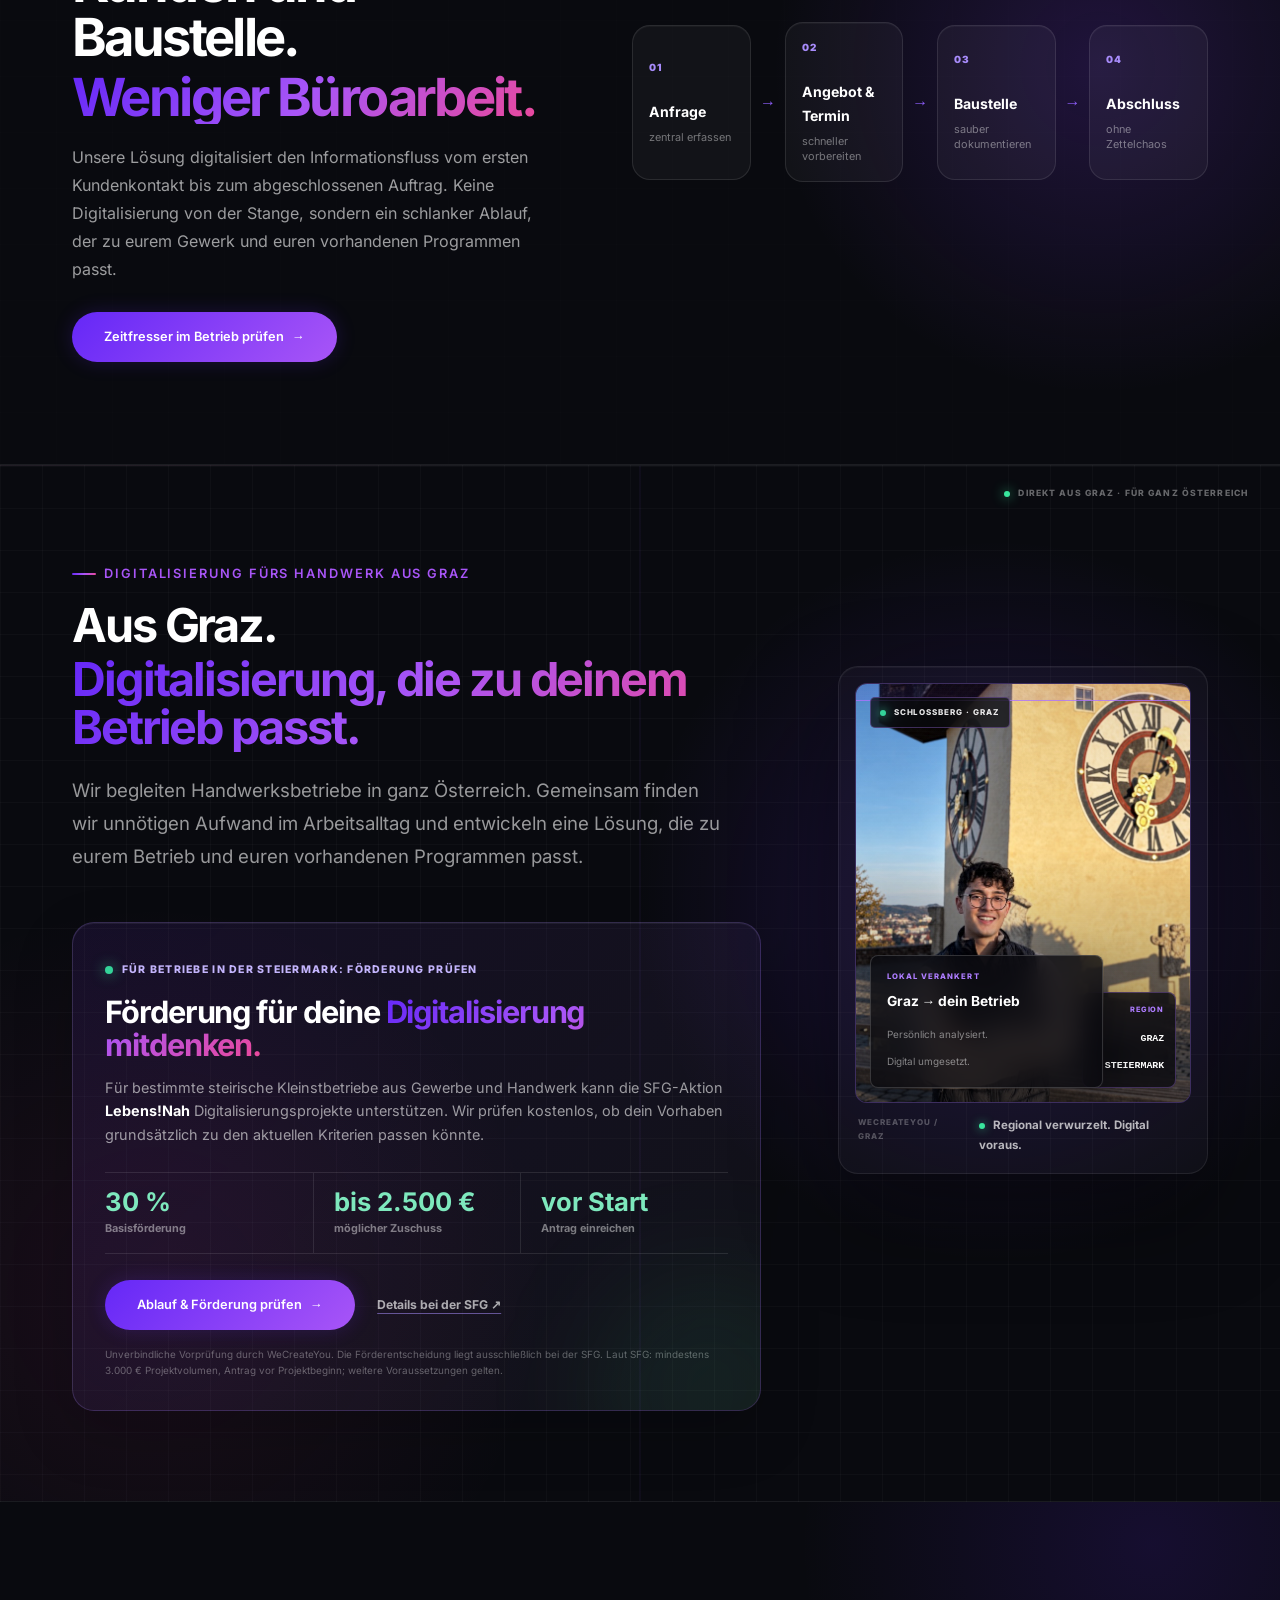
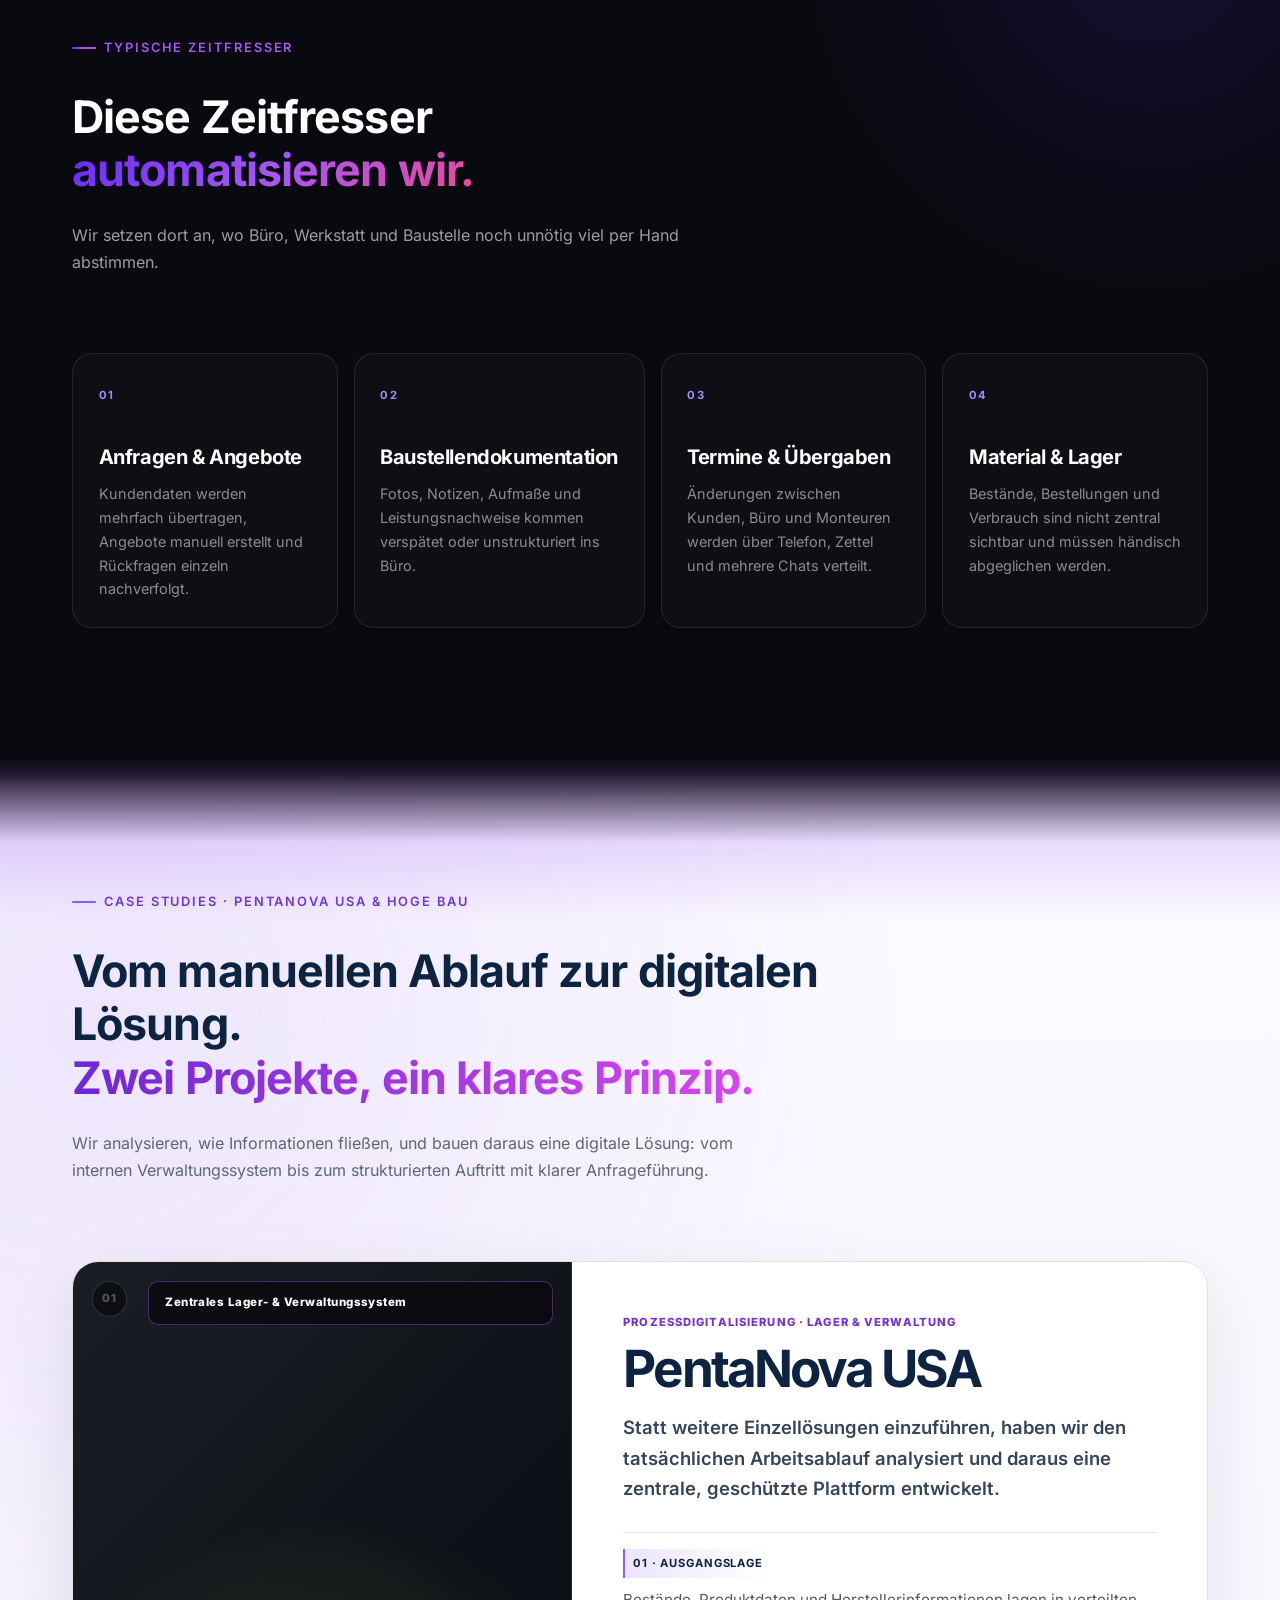
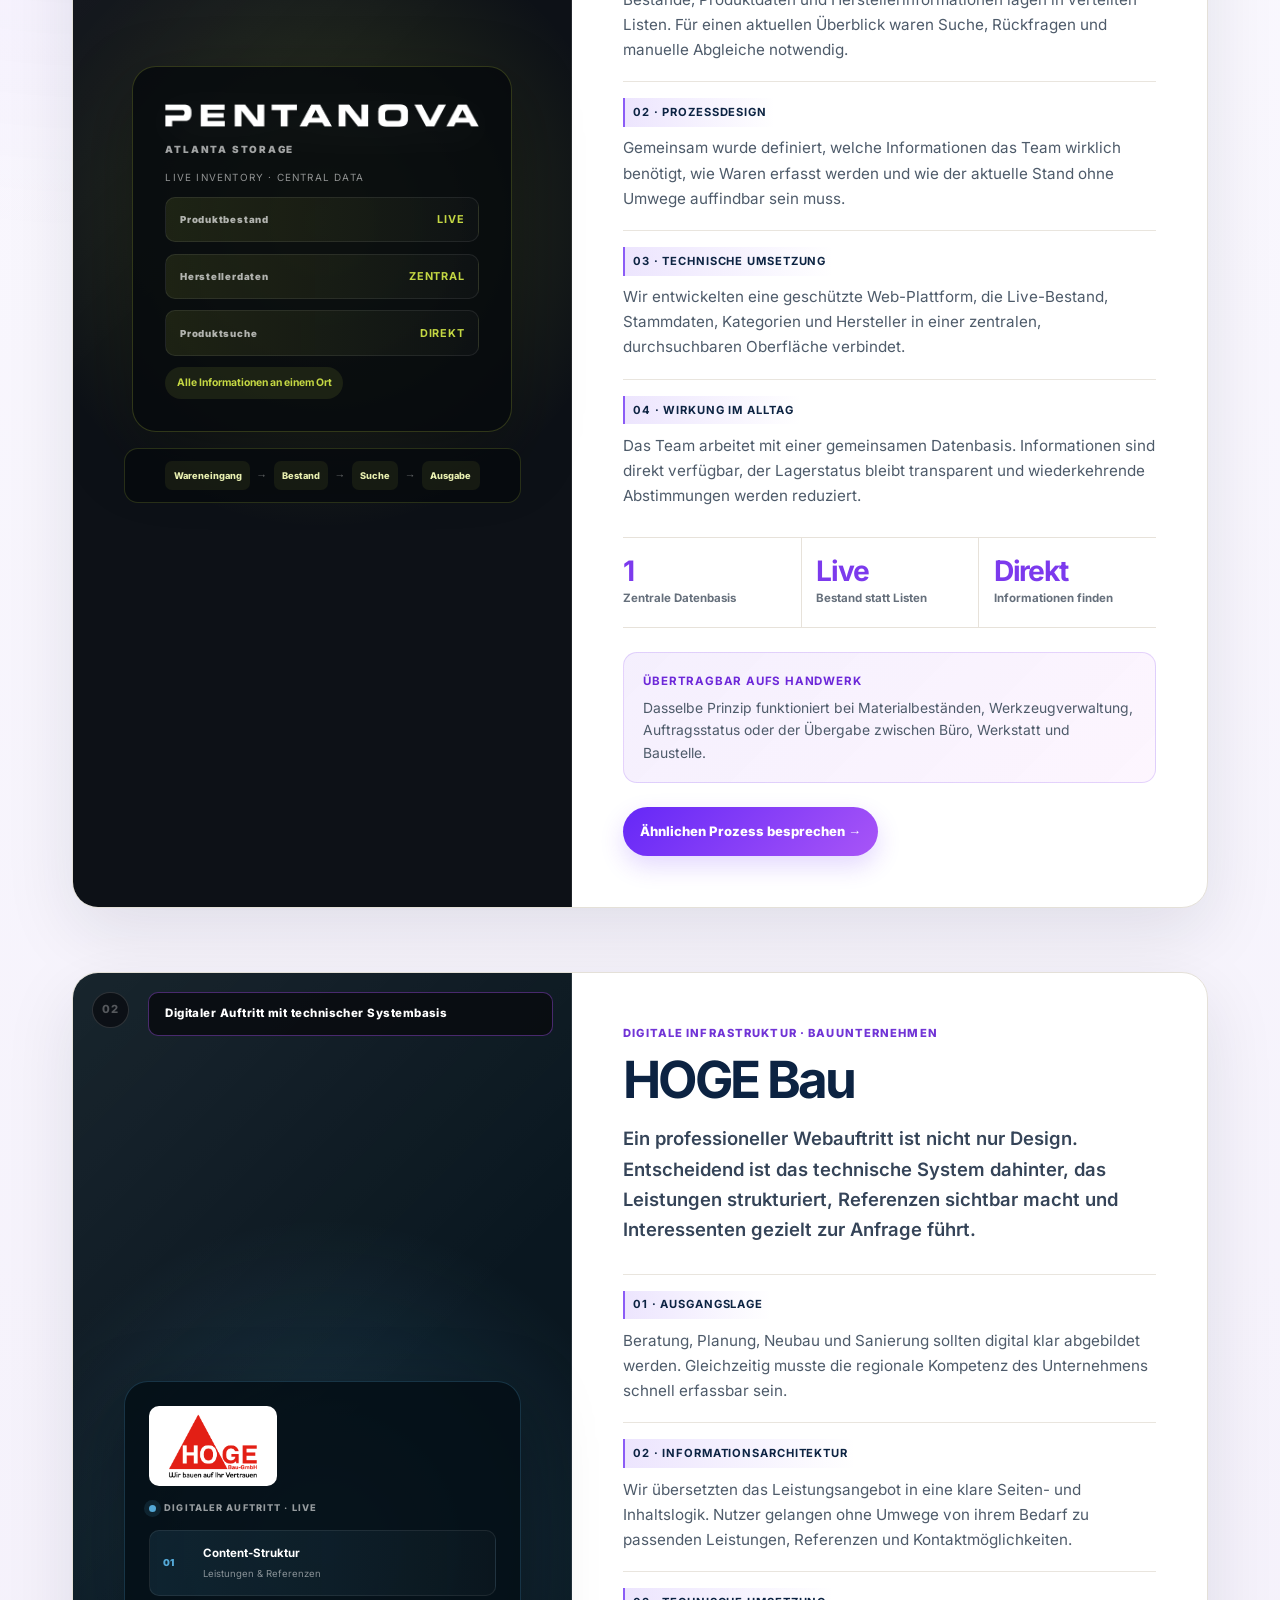
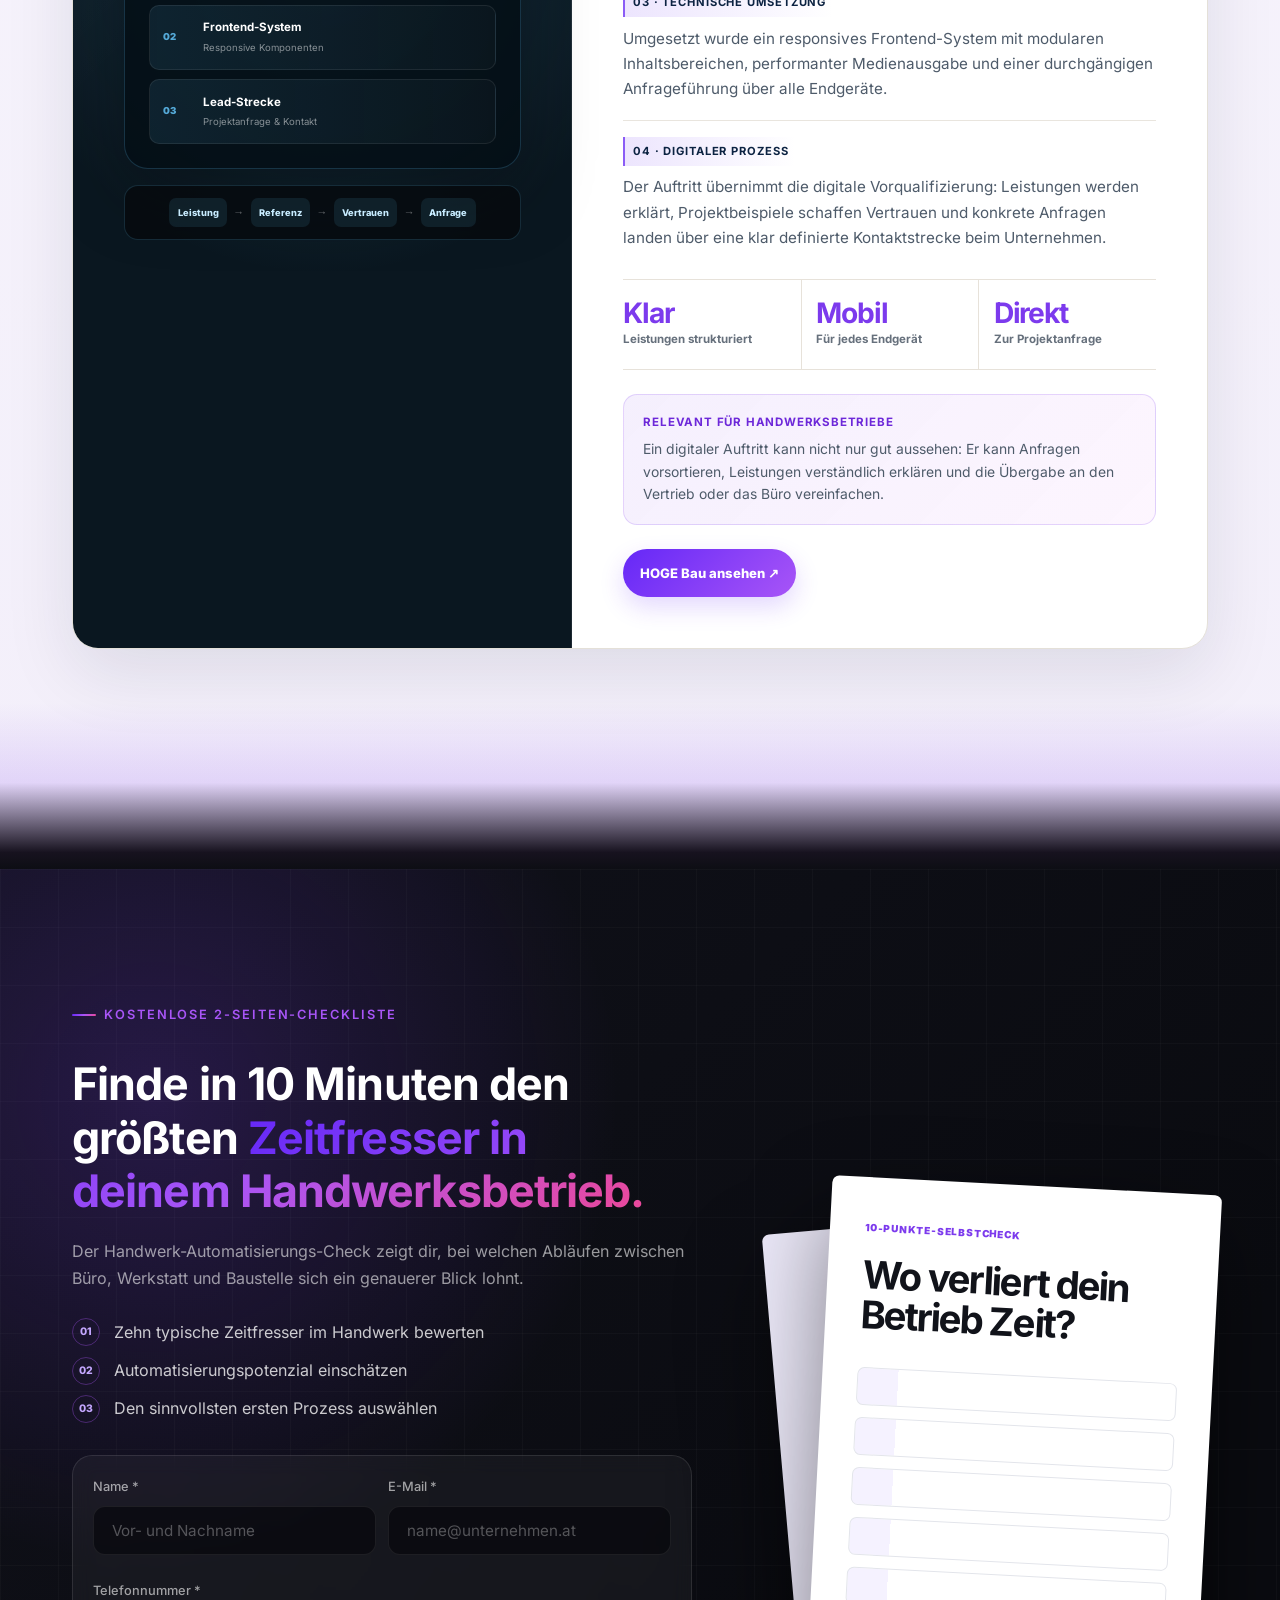
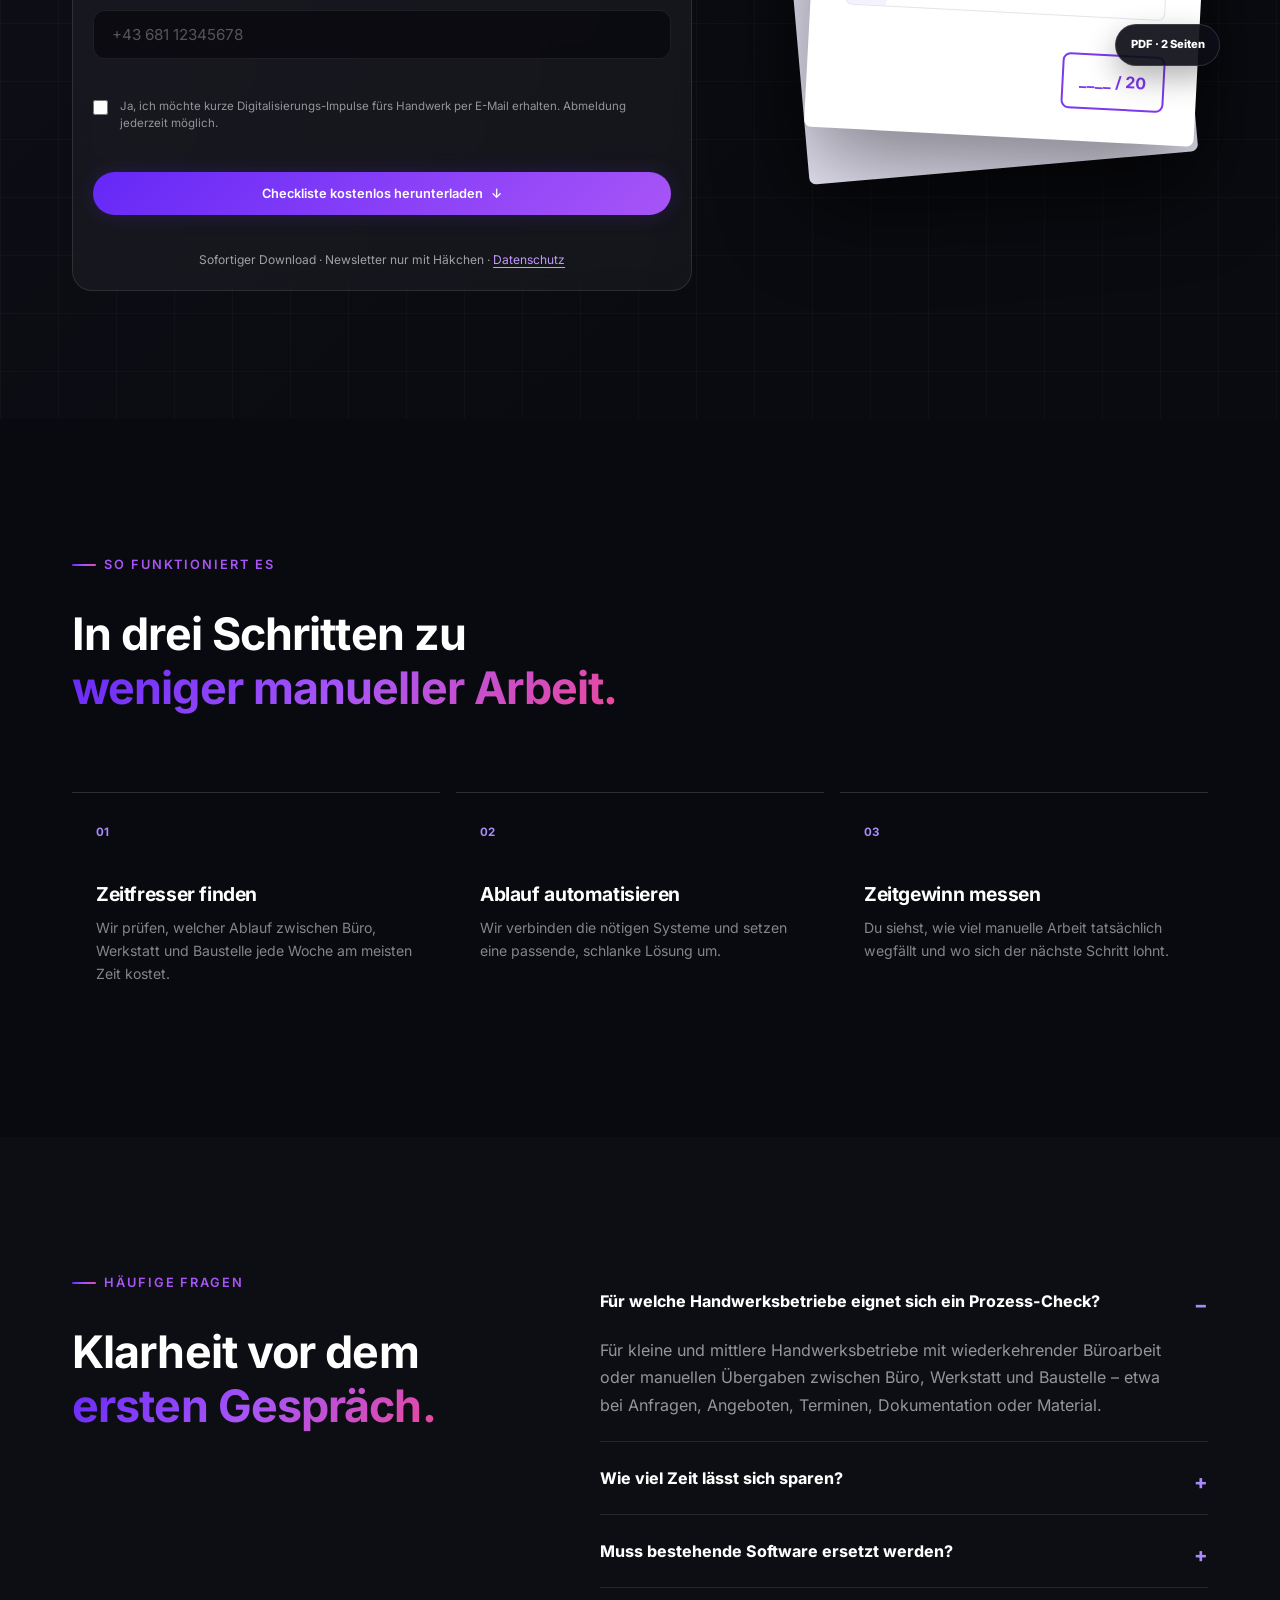
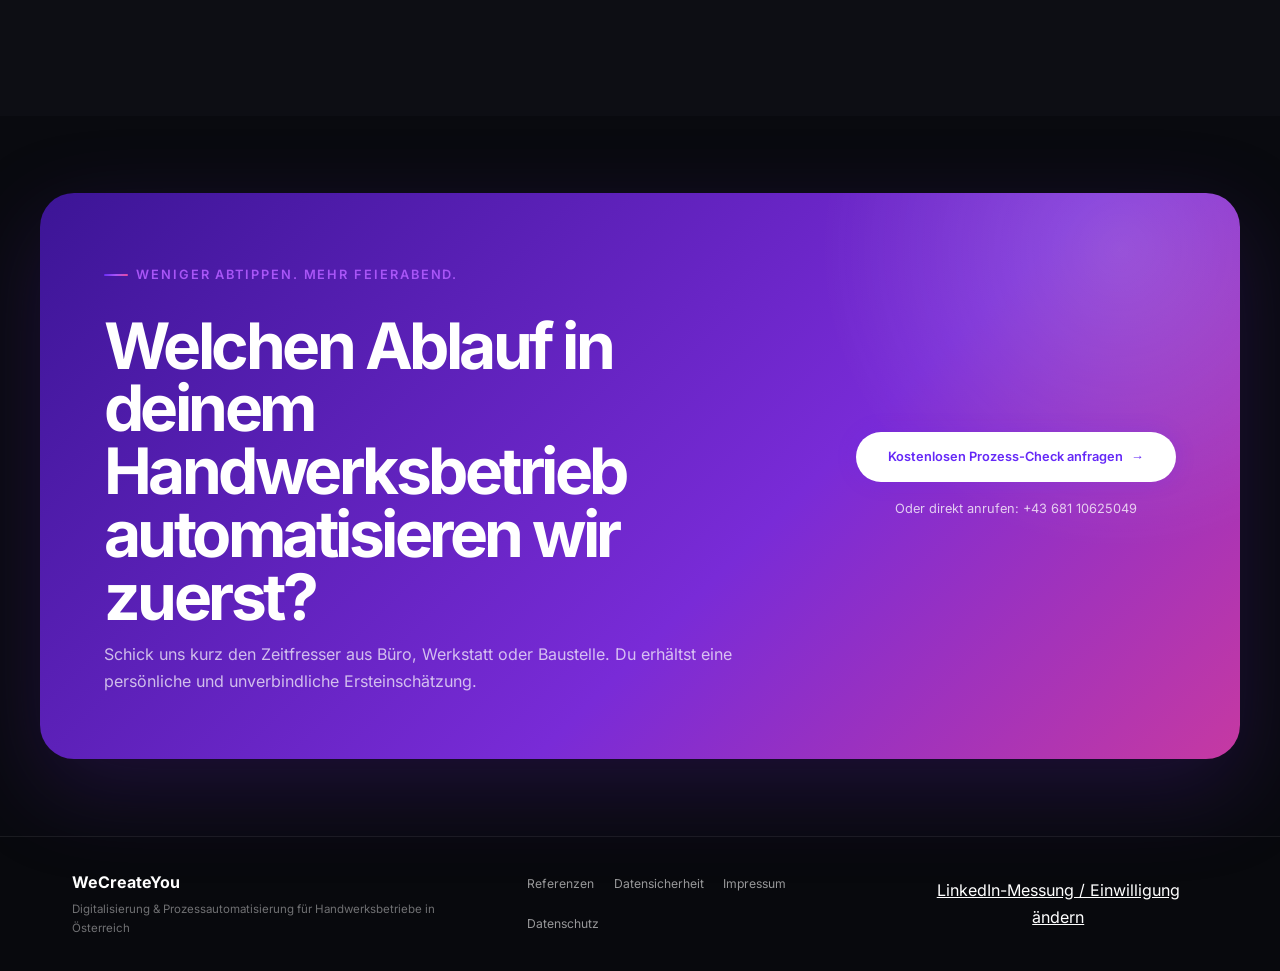
<file: digitalisierung-kmu.html>
<!DOCTYPE html>
<html lang="de-AT">
<head>
  <meta charset="UTF-8">
  <meta name="viewport" content="width=device-width, initial-scale=1.0">
  <title>Kostenloser Prozess-Check fürs Handwerk | WeCreateYou</title>
  <meta name="description" content="Weniger abtippen, vorhandene Programme verbinden und Büroarbeit vereinfachen. Kostenloser Prozess-Check für Handwerksbetriebe in ganz Österreich. Persönlich aus Graz.">
  <meta name="robots" content="noindex, follow, max-image-preview:large">
  <link rel="canonical" href="https://wecreateyou.at/landingpage">
  <meta property="og:title" content="Weniger Büroarbeit. Mehr Zeit fürs Handwerk. | WeCreateYou">
  <meta property="og:description" content="Weniger Büroarbeit. Mehr Zeit fürs Handwerk. Finde im kostenlosen Prozess-Check heraus, welcher Ablauf in deinem Betrieb zuerst Zeit sparen könnte.">
  <meta property="og:type" content="website">
  <meta property="og:url" content="https://wecreateyou.at/landingpage">
  <meta property="og:image" content="https://wecreateyou.at/assets/og/og-image.png">
  <link rel="icon" type="image/png" sizes="48x48" href="/assets/brand/logo-tech-48.png">
  <link rel="apple-touch-icon" sizes="180x180" href="/assets/brand/logo-tech-180.png">
  <meta name="theme-color" content="#0a0a0f">
  <link rel="preload" href="/assets/fonts/inter-latin-var.woff2" as="font" type="font/woff2" crossorigin>
  <link rel="stylesheet" href="/css/style.css?v=20261101a">
  <style>.ads-hero::after { content: ""; }</style>
  <script type="application/ld+json">
  {
    "@context": "https://schema.org",
    "@graph": [
      {
        "@type": "Service",
        "name": "Digitalisierung und Prozessautomatisierung für Handwerksbetriebe",
        "provider": { "@type": "Organization", "name": "WeCreateYou", "url": "https://wecreateyou.at/" },
        "areaServed": { "@type": "Country", "name": "Österreich" },
        "serviceType": ["Prozessdigitalisierung im Handwerk", "Büroautomatisierung", "KI-Automatisierung", "Individuelle Unternehmenssoftware"],
        "audience": { "@type": "BusinessAudience", "audienceType": "Kleine und mittlere Handwerksbetriebe" },
        "url": "https://wecreateyou.at/landingpage"
      },
      {
        "@type": "FAQPage",
        "mainEntity": [
          {"@type":"Question","name":"Für welche Handwerksbetriebe eignet sich ein Prozess-Check?","acceptedAnswer":{"@type":"Answer","text":"Für Handwerksbetriebe mit wiederkehrender Büroarbeit, doppelter Dateneingabe oder manuellen Übergaben zwischen Büro, Werkstatt und Baustelle. Besonders sinnvoll ist er bei regelmäßig wiederkehrenden Abläufen rund um Anfragen, Angebote, Termine, Dokumentation oder Material."}},
          {"@type":"Question","name":"Wie viel Zeit lässt sich sparen?","acceptedAnswer":{"@type":"Answer","text":"Das hängt vom Ablauf, der Häufigkeit und den vorhandenen Programmen ab. Im kostenlosen Prozess-Check prüfen wir das realistische Potenzial. Eine bestimmte Zeitersparnis wird nicht garantiert."}},
          {"@type":"Question","name":"Muss bestehende Software ersetzt werden?","acceptedAnswer":{"@type":"Answer","text":"Nicht zwingend. Bestehende Systeme können häufig über Schnittstellen verbunden und um passende Workflows ergänzt werden."}}
        ]
      }
    ]
  }
  </script>
</head>
<body class="ads-landing">
  <header class="ads-nav">
    <div class="container ads-nav__inner">
      <a href="/" class="nav__logo" aria-label="WeCreateYou Startseite">
        <span class="nav__logo-icon"><img src="/assets/brand/logo-tech-48.png" alt="" width="32" height="32"></span>
        WeCreateYou
      </a>
      <div class="ads-nav__actions">
        <a href="tel:+4368110625049" class="ads-nav__phone"><small>Direkt sprechen</small><strong>+43 681 10625049</strong></a>
        <a href="#prozess-check" class="btn btn--primary">Kostenloser Prozess-Check</a>
      </div>
    </div>
  </header>

  <main>
    <section class="ads-hero">
      <div class="ads-hero__grid" aria-hidden="true"></div>
      <div class="container ads-hero__layout">
        <div class="ads-hero__content">
          <span class="ads-eyebrow"><i></i> Automatisierung für Handwerksbetriebe in Österreich</span>
          <h1><span>Weniger Büroarbeit.</span><span class="text-gradient">Mehr Zeit fürs Handwerk.</span></h1>
          <p class="ads-hero__lead">Stundenlisten in Excel übertragen, Anfragen nachtragen, dieselben Daten mehrfach abtippen? Wir helfen Handwerksbetrieben in ganz Österreich, wiederkehrende Büroarbeit zu vereinfachen. <strong>Dafür verbinden wir eure vorhandenen Programme – damit Informationen ohne unnötige Handarbeit weiterfließen.</strong></p>
          <div class="ads-hero__trades" aria-label="Geeignet für Gewerke">
            <span>Bau &amp; Ausbau</span><span>Elektro</span><span>Haustechnik</span><span>Tischlerei</span><span>Montage &amp; Service</span>
          </div>
          <div class="ads-hero__person">
            <img src="/assets/team/jonas-nussmayr-profile.jpg" alt="Jonas Nussmayr" width="144" height="144">
            <div><span>Dein Ansprechpartner</span><strong>Jonas Nussmayr</strong><small>Ich melde mich persönlich auf deine Anfrage.</small></div>
          </div>
          <ul class="ads-checks">
            <li><span>✓</span> Weniger Aufwand bei Anfragen, Angeboten und Dokumentation</li>
            <li><span>✓</span> Deine vorhandenen Programme sinnvoll verbinden</li>
            <li><span>✓</span> Persönlich umgesetzt aus Graz</li>
          </ul>
          <div class="ads-hero__actions">
            <a href="#prozess-check" class="btn btn--primary" data-track-cta="hero_check">Kostenlosen Prozess-Check anfragen <span class="btn-arrow">→</span></a>
            <a href="#checkliste" class="btn btn--secondary" data-track-cta="hero_newsletter">Lieber selbst prüfen? Zur Checkliste <span class="btn-arrow">↓</span></a>
          </div>
          <div class="ads-proofline"><span>Erfahrung aus Projekten für</span><strong>PentaNova USA</strong><strong>HOGE Bau</strong><strong>Penta4PLC</strong></div>
        </div>

        <aside class="ads-lead-card" id="prozess-check">
          <div class="ads-lead-card__head">
            <span>Kostenloser Prozess-Check</span>
            <h2>Welcher Ablauf kostet dich unnötig Zeit?</h2>
            <p>Nenn uns einen Zeitfresser – zum Beispiel Stundenlisten, Angebote oder doppelte Dateneingaben. Du erhältst eine persönliche Ersteinschätzung: Was lässt sich vereinfachen und welcher erste Schritt ist sinnvoll?</p>
          </div>
          <form class="contact-form ads-form" action="/contact.php" method="POST" data-conversion-form="process_check">
            <input type="hidden" name="source" value="google_ads_landingpage">
            <input type="hidden" name="utm_source" value="">
            <input type="hidden" name="utm_medium" value="">
            <input type="hidden" name="utm_campaign" value="">
            <input type="hidden" name="utm_term" value="">
            <input type="hidden" name="utm_content" value="">
            <input type="hidden" name="utm_id" value="">
            <input type="hidden" name="gclid" value="">
            <div class="contact-form__group">
              <label class="contact-form__label" for="ads-name">Name *</label>
              <input class="contact-form__input" id="ads-name" name="name" type="text" autocomplete="name" required placeholder="Vor- und Nachname">
            </div>
            <div class="contact-form__group">
              <label class="contact-form__label" for="ads-email">Geschäftliche E-Mail *</label>
              <input class="contact-form__input" id="ads-email" name="email" type="email" autocomplete="email" required placeholder="name@unternehmen.at">
            </div>
            <div class="contact-form__group">
              <label class="contact-form__label" for="ads-phone">Telefonnummer *</label>
              <input class="contact-form__input" id="ads-phone" name="phone" type="tel" autocomplete="tel" inputmode="tel" required placeholder="+43 660 1234567">
            </div>
            <div class="contact-form__group">
              <label class="contact-form__label" for="ads-company">Unternehmen</label>
              <input class="contact-form__input" id="ads-company" name="company" type="text" autocomplete="organization" placeholder="Musterbetrieb GmbH">
            </div>
            <div class="contact-form__group">
              <label class="contact-form__label" for="ads-message">Welcher Ablauf kostet euch Zeit?</label>
              <textarea class="contact-form__textarea" id="ads-message" name="message" rows="4" placeholder="Zum Beispiel: Anfragen, Angebote, Termine, Baustellendokumentation oder Material …"></textarea>
            </div>
            <label class="ads-funding-optin"><input type="checkbox" name="funding_check" value="yes"><span><strong>SFG-Fördermöglichkeit mitprüfen (Steiermark)</strong><small>Für steirische Betriebe: Falls das Vorhaben grundsätzlich zu einer aktuellen Förderung passen könnte.</small></span></label>
            <div class="ads-honeypot" aria-hidden="true"><label for="ads-website">Website</label><input id="ads-website" name="website" type="text" tabindex="-1" autocomplete="off"></div>
            <button type="submit" class="btn btn--primary contact-form__submit">Kostenlosen Prozess-Check anfragen <span class="btn-arrow">→</span></button>
            <p class="contact-form__note" id="contact-form-note">Unverbindlich · Antwort innerhalb von 24 Stunden · <a href="/datenschutz.html">Datenschutz</a></p>
          </form>
        </aside>
      </div>
    </section>

    <section class="ads-trust" aria-label="Vertrauensmerkmale">
      <div class="container ads-trust__grid">
        <div><strong>Fürs Handwerk</strong><span>Praxisnahe Abläufe</span></div>
        <div><strong>Ganz Österreich</strong><span>Persönlich aus Graz</span></div>
        <div><strong>DSGVO-orientiert</strong><span>Datenflüsse mitgedacht</span></div>
        <div><strong>Messbar</strong><span>Zeitgewinn im Fokus</span></div>
      </div>
    </section>

    <section class="ads-positioning" aria-labelledby="handwerk-positionierung">
      <div class="container ads-positioning__layout">
        <div class="ads-positioning__copy reveal">
          <span class="section-label">Speziell fürs operative Handwerk</span>
          <h2 id="handwerk-positionierung"><span>Mehr Zeit für Kunden und Baustelle.</span><span class="text-gradient">Weniger Büroarbeit.</span></h2>
          <p>Unsere Lösung digitalisiert den Informationsfluss vom ersten Kundenkontakt bis zum abgeschlossenen Auftrag. Keine Digitalisierung von der Stange, sondern ein schlanker Ablauf, der zu eurem Gewerk und euren vorhandenen Programmen passt.</p>
          <a href="#prozess-check" class="btn btn--primary" data-track-cta="positioning_check">Zeitfresser im Betrieb prüfen <span class="btn-arrow">→</span></a>
        </div>
        <div class="ads-positioning__flow reveal reveal--delay-1" aria-label="Digitaler Auftragsablauf">
          <div><small>01</small><strong>Anfrage</strong><span>zentral erfassen</span></div>
          <i>→</i>
          <div><small>02</small><strong>Angebot &amp; Termin</strong><span>schneller vorbereiten</span></div>
          <i>→</i>
          <div><small>03</small><strong>Baustelle</strong><span>sauber dokumentieren</span></div>
          <i>→</i>
          <div><small>04</small><strong>Abschluss</strong><span>ohne Zettelchaos</span></div>
        </div>
      </div>
    </section>

    <section class="section section--dark regional-trust ads-regional" id="steiermark">
      <div class="regional-trust__signal" aria-hidden="true"><span></span> DIREKT AUS GRAZ · FÜR GANZ ÖSTERREICH</div>
      <div class="container regional-trust__layout">
        <div class="regional-trust__content reveal">
          <span class="section-label">Digitalisierung fürs Handwerk aus Graz</span>
          <h2 class="section-title"><span>Aus Graz.</span><span class="text-gradient">Digitalisierung, die zu deinem Betrieb passt.</span></h2>
          <p class="regional-trust__lead">Wir begleiten Handwerksbetriebe in ganz Österreich. Gemeinsam finden wir unnötigen Aufwand im Arbeitsalltag und entwickeln eine Lösung, die zu eurem Betrieb und euren vorhandenen Programmen passt.</p>

          <div class="ads-regional__funding" id="foerder-check" aria-labelledby="foerder-check-title">
            <span class="ads-regional__funding-kicker"><i aria-hidden="true"></i> Für Betriebe in der Steiermark: Förderung prüfen</span>
            <h3 id="foerder-check-title">Förderung für deine <span class="text-gradient">Digitalisierung mitdenken.</span></h3>
            <p>Für bestimmte steirische Kleinstbetriebe aus Gewerbe und Handwerk kann die SFG-Aktion <strong>Lebens!Nah</strong> Digitalisierungsprojekte unterstützen. Wir prüfen kostenlos, ob dein Vorhaben grundsätzlich zu den aktuellen Kriterien passen könnte.</p>
            <div class="ads-funding__facts" aria-label="Eckdaten der SFG-Förderung Lebens!Nah">
              <div><strong>30&nbsp;%</strong><span>Basisförderung</span></div>
              <div><strong>bis 2.500&nbsp;€</strong><span>möglicher Zuschuss</span></div>
              <div><strong>vor Start</strong><span>Antrag einreichen</span></div>
            </div>
            <div class="ads-funding__actions">
              <a href="#prozess-check" class="btn btn--primary" data-track-cta="funding_check">Ablauf &amp; Förderung prüfen <span class="btn-arrow">→</span></a>
              <a href="https://www.sfg.at/f/nahversorgung-grosse-investitionen/" class="ads-funding__source" target="_blank" rel="noopener noreferrer">Details bei der SFG ↗</a>
            </div>
            <small class="ads-funding__note">Unverbindliche Vorprüfung durch WeCreateYou. Die Förderentscheidung liegt ausschließlich bei der SFG. Laut SFG: mindestens 3.000&nbsp;€ Projektvolumen, Antrag vor Projektbeginn; weitere Voraussetzungen gelten.</small>
          </div>
        </div>

        <figure class="regional-trust__visual reveal reveal--delay-1">
          <div class="regional-trust__frame">
            <img src="/assets/team/graz-local-trust.jpg" alt="Jonas Nussmayr vor dem Grazer Uhrturm" width="675" height="900" loading="lazy" decoding="async">
            <div class="regional-trust__scan" aria-hidden="true"></div>
            <div class="regional-trust__location"><span></span> SCHLOSSBERG · GRAZ</div>
            <div class="regional-trust__data"><small>LOKAL VERANKERT</small><strong>Graz → dein Betrieb</strong><em>Persönlich analysiert.<br>Digital umgesetzt.</em></div>
            <div class="regional-trust__stamp"><small>REGION</small><strong>GRAZ<br>STEIERMARK</strong></div>
          </div>
          <figcaption><span>WECREATEYOU / GRAZ</span><strong><i></i> Regional verwurzelt. Digital voraus.</strong></figcaption>
        </figure>
      </div>
    </section>

    <section class="section ads-problems">
      <div class="container">
        <div class="ads-section-head reveal">
          <span class="section-label">Typische Zeitfresser</span>
          <h2 class="section-title">Diese Zeitfresser<br><span class="text-gradient">automatisieren wir.</span></h2>
          <p>Wir setzen dort an, wo Büro, Werkstatt und Baustelle noch unnötig viel per Hand abstimmen.</p>
        </div>
        <div class="ads-problem-grid">
          <article class="ads-problem reveal"><b>01</b><h3>Anfragen &amp; Angebote</h3><p>Kundendaten werden mehrfach übertragen, Angebote manuell erstellt und Rückfragen einzeln nachverfolgt.</p></article>
          <article class="ads-problem reveal reveal--delay-1"><b>02</b><h3>Baustellendokumentation</h3><p>Fotos, Notizen, Aufmaße und Leistungsnachweise kommen verspätet oder unstrukturiert ins Büro.</p></article>
          <article class="ads-problem reveal"><b>03</b><h3>Termine &amp; Übergaben</h3><p>Änderungen zwischen Kunden, Büro und Monteuren werden über Telefon, Zettel und mehrere Chats verteilt.</p></article>
          <article class="ads-problem reveal reveal--delay-1"><b>04</b><h3>Material &amp; Lager</h3><p>Bestände, Bestellungen und Verbrauch sind nicht zentral sichtbar und müssen händisch abgeglichen werden.</p></article>
        </div>
      </div>
    </section>

    <section class="section ads-cases" id="case-studies">
      <div class="container">
        <div class="ads-section-head reveal">
          <span class="section-label">Case Studies · PentaNova USA &amp; HOGE Bau</span>
          <h2 class="section-title">Vom manuellen Ablauf zur digitalen Lösung.<br><span class="text-gradient">Zwei Projekte, ein klares Prinzip.</span></h2>
          <p>Wir analysieren, wie Informationen fließen, und bauen daraus eine digitale Lösung: vom internen Verwaltungssystem bis zum strukturierten Auftritt mit klarer Anfrageführung.</p>
        </div>
        <div class="ads-case-list">
          <article class="ads-case ads-case--feature reveal" id="pentanova-case">
            <div class="ads-case__visual ads-case__visual--pn">
              <div class="ads-case__number">01</div>
              <div class="ads-case__visual-label">Zentrales Lager- &amp; Verwaltungssystem</div>
              <div class="ads-case-dashboard" aria-hidden="true">
                <img class="ads-case-pentanova-logo" src="/assets/partner-logos/pentanova-logo-white.png" alt="PentaNova" width="661" height="48" loading="lazy">
                <span class="ads-case-dashboard__location">ATLANTA STORAGE</span>
                <small>LIVE INVENTORY · CENTRAL DATA</small>
                <div class="ads-case-dashboard__row"><span>Produktbestand</span><strong>LIVE</strong></div>
                <div class="ads-case-dashboard__row"><span>Herstellerdaten</span><strong>ZENTRAL</strong></div>
                <div class="ads-case-dashboard__row"><span>Produktsuche</span><strong>DIREKT</strong></div>
                <b>Alle Informationen an einem Ort</b>
              </div>
              <div class="ads-case-pipeline" aria-hidden="true"><span>Wareneingang</span><i>→</i><span>Bestand</span><i>→</i><span>Suche</span><i>→</i><span>Ausgabe</span></div>
            </div>
            <div class="ads-case__copy">
              <span>Prozessdigitalisierung · Lager &amp; Verwaltung</span><h3>PentaNova USA</h3>
              <p class="ads-case__intro">Statt weitere Einzellösungen einzuführen, haben wir den tatsächlichen Arbeitsablauf analysiert und daraus eine zentrale, geschützte Plattform entwickelt.</p>
              <div class="ads-case__story">
                <div><b>01 · Ausgangslage</b><p>Bestände, Produktdaten und Herstellerinformationen lagen in verteilten Listen. Für einen aktuellen Überblick waren Suche, Rückfragen und manuelle Abgleiche notwendig.</p></div>
                <div><b>02 · Prozessdesign</b><p>Gemeinsam wurde definiert, welche Informationen das Team wirklich benötigt, wie Waren erfasst werden und wie der aktuelle Stand ohne Umwege auffindbar sein muss.</p></div>
                <div><b>03 · Technische Umsetzung</b><p>Wir entwickelten eine geschützte Web-Plattform, die Live-Bestand, Stammdaten, Kategorien und Hersteller in einer zentralen, durchsuchbaren Oberfläche verbindet.</p></div>
                <div><b>04 · Wirkung im Alltag</b><p>Das Team arbeitet mit einer gemeinsamen Datenbasis. Informationen sind direkt verfügbar, der Lagerstatus bleibt transparent und wiederkehrende Abstimmungen werden reduziert.</p></div>
              </div>
              <div class="ads-case__results ads-case__results--three" aria-label="Ergebnisse">
                <div><strong>1</strong><span>Zentrale Datenbasis</span></div>
                <div><strong>Live</strong><span>Bestand statt Listen</span></div>
                <div><strong>Direkt</strong><span>Informationen finden</span></div>
              </div>
              <div class="ads-case__transfer"><b>Übertragbar aufs Handwerk</b><p>Dasselbe Prinzip funktioniert bei Materialbeständen, Werkzeugverwaltung, Auftragsstatus oder der Übergabe zwischen Büro, Werkstatt und Baustelle.</p></div>
              <a href="#prozess-check" data-track-cta="pentanova_check">Ähnlichen Prozess besprechen →</a>
            </div>
          </article>
          <article class="ads-case ads-case--feature reveal" id="hoge-bau-case">
            <div class="ads-case__visual ads-case__visual--hoge">
              <div class="ads-case__number">02</div>
              <div class="ads-case__visual-label">Digitaler Auftritt mit technischer Systembasis</div>
              <div class="ads-hoge-system" aria-hidden="true">
                <img src="/assets/partner-logos/hoge-bau.png" alt="HOGE Bau" width="1151" height="862" loading="lazy">
                <div class="ads-hoge-system__status"><i></i><span>DIGITALER AUFTRITT · LIVE</span></div>
                <div class="ads-hoge-system__layers">
                  <div><small>01</small><b>Content-Struktur</b><span>Leistungen &amp; Referenzen</span></div>
                  <div><small>02</small><b>Frontend-System</b><span>Responsive Komponenten</span></div>
                  <div><small>03</small><b>Lead-Strecke</b><span>Projektanfrage &amp; Kontakt</span></div>
                </div>
              </div>
              <div class="ads-case-pipeline ads-case-pipeline--blue" aria-hidden="true"><span>Leistung</span><i>→</i><span>Referenz</span><i>→</i><span>Vertrauen</span><i>→</i><span>Anfrage</span></div>
            </div>
            <div class="ads-case__copy">
              <span>Digitale Infrastruktur · Bauunternehmen</span><h3>HOGE Bau</h3>
              <p class="ads-case__intro">Ein professioneller Webauftritt ist nicht nur Design. Entscheidend ist das technische System dahinter, das Leistungen strukturiert, Referenzen sichtbar macht und Interessenten gezielt zur Anfrage führt.</p>
              <div class="ads-case__story">
                <div><b>01 · Ausgangslage</b><p>Beratung, Planung, Neubau und Sanierung sollten digital klar abgebildet werden. Gleichzeitig musste die regionale Kompetenz des Unternehmens schnell erfassbar sein.</p></div>
                <div><b>02 · Informationsarchitektur</b><p>Wir übersetzten das Leistungsangebot in eine klare Seiten- und Inhaltslogik. Nutzer gelangen ohne Umwege von ihrem Bedarf zu passenden Leistungen, Referenzen und Kontaktmöglichkeiten.</p></div>
                <div><b>03 · Technische Umsetzung</b><p>Umgesetzt wurde ein responsives Frontend-System mit modularen Inhaltsbereichen, performanter Medienausgabe und einer durchgängigen Anfrageführung über alle Endgeräte.</p></div>
                <div><b>04 · Digitaler Prozess</b><p>Der Auftritt übernimmt die digitale Vorqualifizierung: Leistungen werden erklärt, Projektbeispiele schaffen Vertrauen und konkrete Anfragen landen über eine klar definierte Kontaktstrecke beim Unternehmen.</p></div>
              </div>
              <div class="ads-case__results ads-case__results--three" aria-label="Ergebnisse">
                <div><strong>Klar</strong><span>Leistungen strukturiert</span></div>
                <div><strong>Mobil</strong><span>Für jedes Endgerät</span></div>
                <div><strong>Direkt</strong><span>Zur Projektanfrage</span></div>
              </div>
              <div class="ads-case__transfer"><b>Relevant für Handwerksbetriebe</b><p>Ein digitaler Auftritt kann nicht nur gut aussehen: Er kann Anfragen vorsortieren, Leistungen verständlich erklären und die Übergabe an den Vertrieb oder das Büro vereinfachen.</p></div>
              <a href="https://hogebau.net" target="_blank" rel="noopener noreferrer">HOGE Bau ansehen ↗</a>
            </div>
          </article>
        </div>
        <div class="ads-cases__more reveal"><a href="/referenzen.html" class="btn btn--secondary">Alle Referenzen ansehen <span class="btn-arrow">→</span></a></div>
      </div>
    </section>

    <section class="section ads-leadmagnet" id="checkliste">
      <div class="container ads-leadmagnet__layout">
        <div class="ads-leadmagnet__content reveal">
          <span class="section-label">Kostenlose 2-Seiten-Checkliste</span>
          <h2 class="section-title">Finde in 10 Minuten den größten <span class="text-gradient">Zeitfresser in deinem Handwerksbetrieb.</span></h2>
          <p>Der Handwerk-Automatisierungs-Check zeigt dir, bei welchen Abläufen zwischen Büro, Werkstatt und Baustelle sich ein genauerer Blick lohnt.</p>
          <ul>
            <li><span>01</span> Zehn typische Zeitfresser im Handwerk bewerten</li>
            <li><span>02</span> Automatisierungspotenzial einschätzen</li>
            <li><span>03</span> Den sinnvollsten ersten Prozess auswählen</li>
          </ul>
          <form class="contact-form ads-download-form" action="/contact.php" method="POST" data-conversion-form="lead_magnet" data-download-url="/output/pdf/kmu-automatisierungs-check.pdf">
            <input type="hidden" name="source" value="lead_magnet">
            <input type="hidden" name="message" value="Handwerk-Automatisierungs-Check heruntergeladen">
            <input type="hidden" name="utm_source" value="">
            <input type="hidden" name="utm_medium" value="">
            <input type="hidden" name="utm_campaign" value="">
            <input type="hidden" name="utm_term" value="">
            <input type="hidden" name="utm_content" value="">
            <input type="hidden" name="utm_id" value="">
            <input type="hidden" name="gclid" value="">
            <div class="ads-download-form__fields">
              <div class="contact-form__group"><label class="contact-form__label" for="check-name">Name *</label><input class="contact-form__input" id="check-name" name="name" type="text" autocomplete="name" required placeholder="Vor- und Nachname"></div>
              <div class="contact-form__group"><label class="contact-form__label" for="check-email">E-Mail *</label><input class="contact-form__input" id="check-email" name="email" type="email" autocomplete="email" required placeholder="name@unternehmen.at"></div>
              <div class="contact-form__group ads-download-form__phone"><label class="contact-form__label" for="check-phone">Telefonnummer *</label><input class="contact-form__input" id="check-phone" name="phone" type="tel" autocomplete="tel" inputmode="tel" required placeholder="+43 681 12345678"></div>
            </div>
            <label class="ads-newsletter-optin"><input type="checkbox" name="newsletter_interest" value="yes"><span>Ja, ich möchte kurze Digitalisierungs-Impulse fürs Handwerk per E-Mail erhalten. Abmeldung jederzeit möglich.</span></label>
            <div class="ads-honeypot" aria-hidden="true"><label for="check-website">Website</label><input id="check-website" name="website" type="text" tabindex="-1" autocomplete="off"></div>
            <button type="submit" class="btn btn--primary contact-form__submit">Checkliste kostenlos herunterladen <span class="btn-arrow">↓</span></button>
            <p class="contact-form__note">Sofortiger Download · Newsletter nur mit Häkchen · <a href="/datenschutz.html">Datenschutz</a></p>
          </form>
        </div>
        <div class="ads-leadmagnet__preview reveal reveal--delay-1" aria-label="Vorschau des Handwerk-Automatisierungs-Checks">
          <div class="ads-leadmagnet__sheet ads-leadmagnet__sheet--back"></div>
          <div class="ads-leadmagnet__sheet">
            <small>10-PUNKTE-SELBSTCHECK</small>
            <strong>Wo verliert dein Betrieb Zeit?</strong>
            <div class="ads-leadmagnet__lines"><i></i><i></i><i></i><i></i><i></i></div>
            <b>____ / 20</b>
          </div>
          <span class="ads-leadmagnet__badge">PDF · 2 Seiten</span>
        </div>
      </div>
    </section>

    <section class="section ads-process">
      <div class="container">
        <div class="ads-section-head reveal"><span class="section-label">So funktioniert es</span><h2 class="section-title">In drei Schritten zu<br><span class="text-gradient">weniger manueller Arbeit.</span></h2></div>
        <ol class="ads-process__steps">
          <li class="reveal"><b>01</b><div><h3>Zeitfresser finden</h3><p>Wir prüfen, welcher Ablauf zwischen Büro, Werkstatt und Baustelle jede Woche am meisten Zeit kostet.</p></div></li>
          <li class="reveal"><b>02</b><div><h3>Ablauf automatisieren</h3><p>Wir verbinden die nötigen Systeme und setzen eine passende, schlanke Lösung um.</p></div></li>
          <li class="reveal"><b>03</b><div><h3>Zeitgewinn messen</h3><p>Du siehst, wie viel manuelle Arbeit tatsächlich wegfällt und wo sich der nächste Schritt lohnt.</p></div></li>
        </ol>
      </div>
    </section>

    <section class="section ads-faq">
      <div class="container ads-faq__layout">
        <div class="ads-section-head reveal"><span class="section-label">Häufige Fragen</span><h2 class="section-title">Klarheit vor dem<br><span class="text-gradient">ersten Gespräch.</span></h2></div>
        <div class="ads-faq__items">
          <details open><summary>Für welche Handwerksbetriebe eignet sich ein Prozess-Check?</summary><p>Für kleine und mittlere Handwerksbetriebe mit wiederkehrender Büroarbeit oder manuellen Übergaben zwischen Büro, Werkstatt und Baustelle – etwa bei Anfragen, Angeboten, Terminen, Dokumentation oder Material.</p></details>
          <details><summary>Wie viel Zeit lässt sich sparen?</summary><p>Das hängt vom Ablauf, der Häufigkeit und euren vorhandenen Programmen ab. Im kostenlosen Prozess-Check prüfen wir das realistische Potenzial. Eine bestimmte Zeitersparnis wird nicht garantiert.</p></details>
          <details><summary>Muss bestehende Software ersetzt werden?</summary><p>Nicht zwingend. Bestehende Systeme können häufig über Schnittstellen verbunden und um passende Workflows ergänzt werden.</p></details>
        </div>
      </div>
    </section>

    <section class="ads-final">
      <div class="container ads-final__card reveal">
        <div><span class="section-label">Weniger abtippen. Mehr Feierabend.</span><h2>Welchen Ablauf in deinem Handwerksbetrieb automatisieren wir zuerst?</h2><p>Schick uns kurz den Zeitfresser aus Büro, Werkstatt oder Baustelle. Du erhältst eine persönliche und unverbindliche Ersteinschätzung.</p></div>
        <div><a href="#prozess-check" class="btn btn--primary" data-track-cta="final_check">Kostenlosen Prozess-Check anfragen <span class="btn-arrow">→</span></a><a href="tel:+4368110625049" class="ads-final__phone">Oder direkt anrufen: +43 681 10625049</a></div>
      </div>
    </section>
  </main>

  <footer class="ads-footer">
    <div class="container"><div><strong>WeCreateYou</strong><span>Digitalisierung &amp; Prozessautomatisierung für Handwerksbetriebe in Österreich</span></div><nav aria-label="Rechtliches"><a href="/referenzen.html">Referenzen</a><a href="/datensicherheit.html">Datensicherheit</a><a href="/impressum.html">Impressum</a><a href="/datenschutz.html">Datenschutz</a></nav></div>
  </footer>

  <a class="ads-mobile-cta" href="#prozess-check" data-track-cta="mobile_check">Kostenloser Prozess-Check →</a>
  <script src="/js/main.js?v=20261104b" defer></script>
  <script src="/js/linkedin-measurement.js?v=20261104a" data-partner-id="11261001" data-conversion-id="32722129" defer></script>
</body>
</html>
</file>
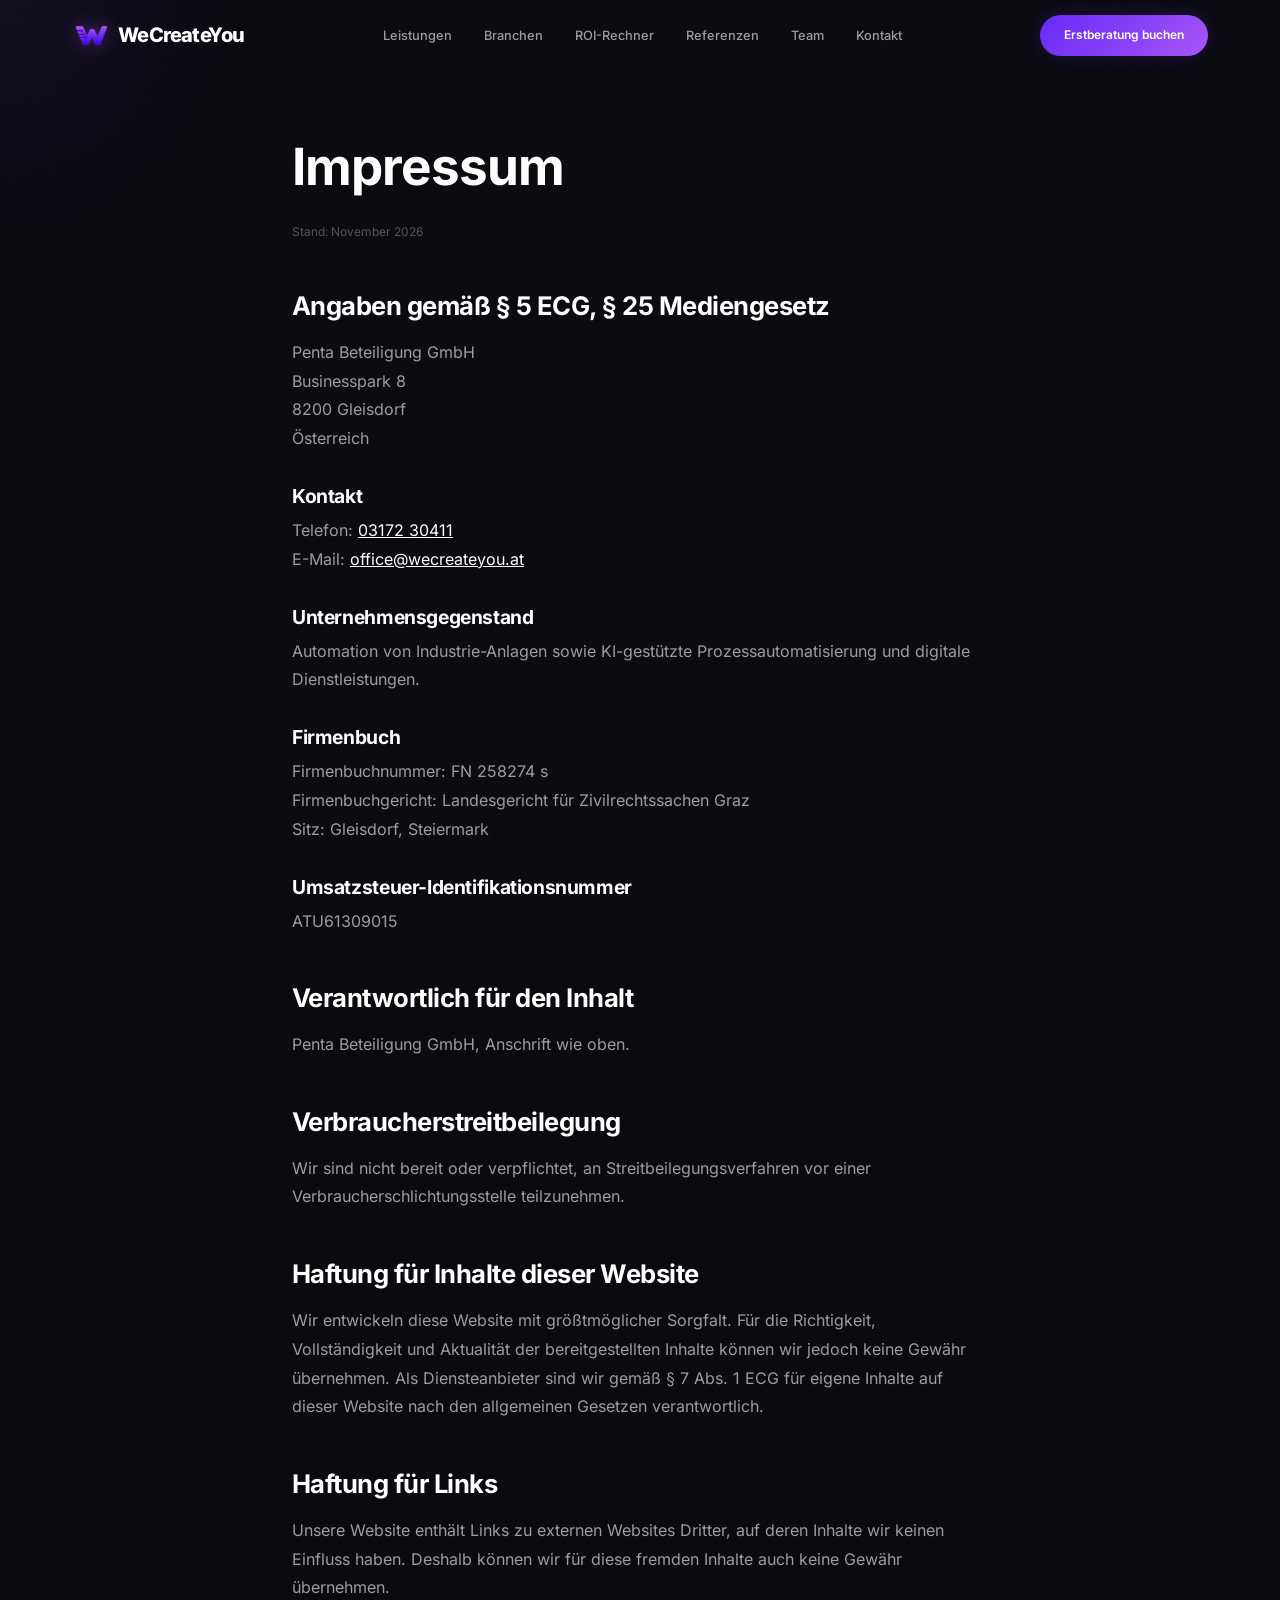
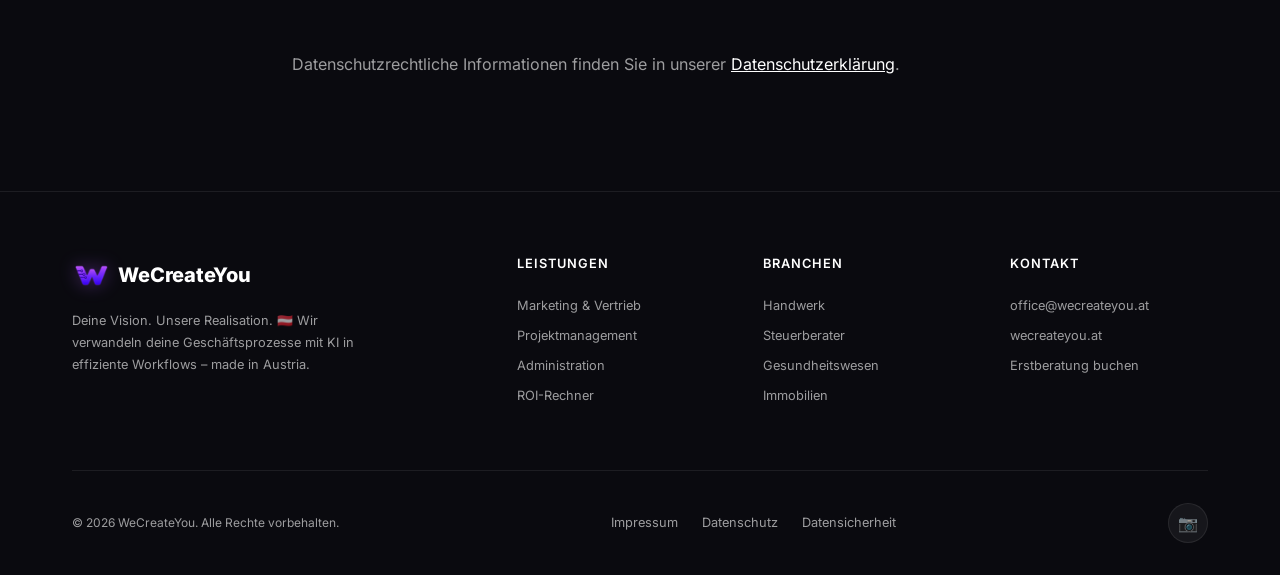
<file: impressum.html>
<!DOCTYPE html>
<html lang="de-AT">
<head>
  <meta charset="UTF-8">
  <meta name="viewport" content="width=device-width, initial-scale=1.0">
  <title>Impressum – WeCreateYou</title>
  <meta name="description" content="Impressum von WeCreateYou.">
  <meta name="robots" content="noindex">
  <link rel="canonical" href="https://wecreateyou.at/impressum.html">
  <link rel="alternate" hreflang="de-AT" href="https://wecreateyou.at/impressum.html">
  <link rel="alternate" hreflang="x-default" href="https://wecreateyou.at/impressum.html">
  <link rel="icon" type="image/png" sizes="48x48" href="/assets/brand/logo-tech-48.png">
  <link rel="icon" type="image/png" sizes="192x192" href="/assets/brand/logo-tech-192.png">
  <link rel="apple-touch-icon" sizes="180x180" href="/assets/brand/logo-tech-180.png">
  <link rel="manifest" href="/site.webmanifest">
  <meta name="theme-color" content="#6528F7">
  <link rel="stylesheet" href="css/style.css?v=20261005b">
</head>
<body>

  <!-- ===== NAVIGATION ===== -->
  <nav class="nav" id="main-nav">
    <div class="nav__inner">
      <a href="/" class="nav__logo" id="nav-logo">
        <span class="nav__logo-icon"><img src="assets/brand/logo-tech-48.png" alt="" width="32" height="32"></span>
        WeCreateYou
      </a>
      <div class="nav__links" id="nav-links">
        <a href="/#services" class="nav__link">Leistungen</a>
        <a href="/#branchen" class="nav__link">Branchen</a>
        <a href="/#roi" class="nav__link">ROI-Rechner</a>
        <a href="/referenzen.html" class="nav__link">Referenzen</a>
        <a href="/#team" class="nav__link">Team</a>
        <a href="/#kontakt" class="nav__link">Kontakt</a>
      </div>
      <a href="/#kontakt" class="btn btn--primary nav__cta" id="nav-cta">
        Erstberatung buchen
      </a>
      <button class="nav__toggle" id="nav-toggle" aria-label="Menü öffnen">
        <span></span>
        <span></span>
        <span></span>
      </button>
    </div>
  </nav>

  <!-- Mobile Nav Overlay -->
  <div class="nav__mobile" id="nav-mobile">
    <a href="/#services" class="nav__link">Leistungen</a>
    <a href="/#branchen" class="nav__link">Branchen</a>
    <a href="/#roi" class="nav__link">ROI-Rechner</a>
    <a href="/referenzen.html" class="nav__link">Referenzen</a>
    <a href="/#team" class="nav__link">Team</a>
    <a href="/#kontakt" class="nav__link">Kontakt</a>
    <a href="/#kontakt" class="btn btn--primary" style="margin-top: 1rem;">Erstberatung buchen</a>
  </div>

  <main>
    <section class="legal">
      <div class="container container--narrow">
        <h1>Impressum</h1>
        <p class="legal__updated">Stand: November 2026</p>

        <h2>Angaben gemäß § 5 ECG, § 25 Mediengesetz</h2>
        <p>
          Penta Beteiligung GmbH<br>
          Businesspark 8<br>
          8200 Gleisdorf<br>
          Österreich
        </p>

        <h3>Kontakt</h3>
        <p>
          Telefon: <a href="tel:+43317230411">03172 30411</a><br>
          E-Mail: <a href="mailto:office@wecreateyou.at">office@wecreateyou.at</a>
        </p>

        <h3>Unternehmensgegenstand</h3>
        <p>Automation von Industrie-Anlagen sowie KI-gestützte Prozessautomatisierung und digitale Dienstleistungen.</p>

        <h3>Firmenbuch</h3>
        <p>
          Firmenbuchnummer: FN 258274 s<br>
          Firmenbuchgericht: Landesgericht für Zivilrechtssachen Graz<br>
          Sitz: Gleisdorf, Steiermark
        </p>

        <h3>Umsatzsteuer-Identifikationsnummer</h3>
        <p>ATU61309015</p>

        <h2>Verantwortlich für den Inhalt</h2>
        <p>Penta Beteiligung GmbH, Anschrift wie oben.</p>

        <h2>Verbraucherstreitbeilegung</h2>
        <p>
          Wir sind nicht bereit oder verpflichtet, an Streitbeilegungsverfahren vor einer Verbraucherschlichtungsstelle teilzunehmen.
        </p>

        <h2>Haftung für Inhalte dieser Website</h2>
        <p>
          Wir entwickeln diese Website mit größtmöglicher Sorgfalt. Für die Richtigkeit, Vollständigkeit und Aktualität
          der bereitgestellten Inhalte können wir jedoch keine Gewähr übernehmen. Als Diensteanbieter sind wir gemäß
          § 7 Abs. 1 ECG für eigene Inhalte auf dieser Website nach den allgemeinen Gesetzen verantwortlich.
        </p>

        <h2>Haftung für Links</h2>
        <p>
          Unsere Website enthält Links zu externen Websites Dritter, auf deren Inhalte wir keinen Einfluss haben.
          Deshalb können wir für diese fremden Inhalte auch keine Gewähr übernehmen.
        </p>

        <p style="margin-top: var(--space-2xl);">
          Datenschutzrechtliche Informationen finden Sie in unserer <a href="/datenschutz.html">Datenschutzerklärung</a>.
        </p>
      </div>
    </section>
  </main>

  <!-- ===== FOOTER ===== -->
  <footer class="footer" id="footer">
    <div class="container">
      <div class="footer__grid">
        <div class="footer__brand">
          <div class="footer__logo">
            <span class="nav__logo-icon"><img src="assets/brand/logo-tech-48.png" alt="" width="32" height="32"></span>
            WeCreateYou
          </div>
          <p class="footer__description">
            Deine Vision. Unsere Realisation. 🇦🇹 Wir verwandeln deine Geschäftsprozesse mit KI in effiziente Workflows – made in Austria.
          </p>
        </div>

        <div>
          <h4 class="footer__heading">Leistungen</h4>
          <div class="footer__links">
            <a href="/#services" class="footer__link">Marketing &amp; Vertrieb</a>
            <a href="/#services" class="footer__link">Projektmanagement</a>
            <a href="/#services" class="footer__link">Administration</a>
            <a href="/#roi" class="footer__link">ROI-Rechner</a>
          </div>
        </div>

        <div>
          <h4 class="footer__heading">Branchen</h4>
          <div class="footer__links">
            <a href="/branchen/handwerk.html" class="footer__link">Handwerk</a>
            <a href="/branchen/steuerberater.html" class="footer__link">Steuerberater</a>
            <a href="/branchen/gesundheitswesen.html" class="footer__link">Gesundheitswesen</a>
            <a href="/branchen/immobilien.html" class="footer__link">Immobilien</a>
          </div>
        </div>

        <div>
          <h4 class="footer__heading">Kontakt</h4>
          <div class="footer__links">
            <a href="mailto:office@wecreateyou.at" class="footer__link">office@wecreateyou.at</a>
            <a href="https://wecreateyou.at" class="footer__link" target="_blank">wecreateyou.at</a>
            <a href="/#kontakt" class="footer__link">Erstberatung buchen</a>
          </div>
        </div>
      </div>

      <div class="footer__bottom">
        <p>&copy; 2026 WeCreateYou. Alle Rechte vorbehalten.</p>
        <nav class="footer__legal" aria-label="Rechtliches">
          <a href="/impressum.html">Impressum</a>
          <a href="/datenschutz.html">Datenschutz</a>
          <a href="/datensicherheit.html">Datensicherheit</a>
        </nav>
        <div class="footer__social">
          <a href="https://www.instagram.com/wecreateyou.at/" class="footer__social-link" aria-label="WeCreateYou auf Instagram" target="_blank" rel="noopener noreferrer">📷</a>
        </div>
      </div>
    </div>
  </footer>

  <script src="js/main.js?v=20261005b" defer></script>
</body>
</html>
</file>
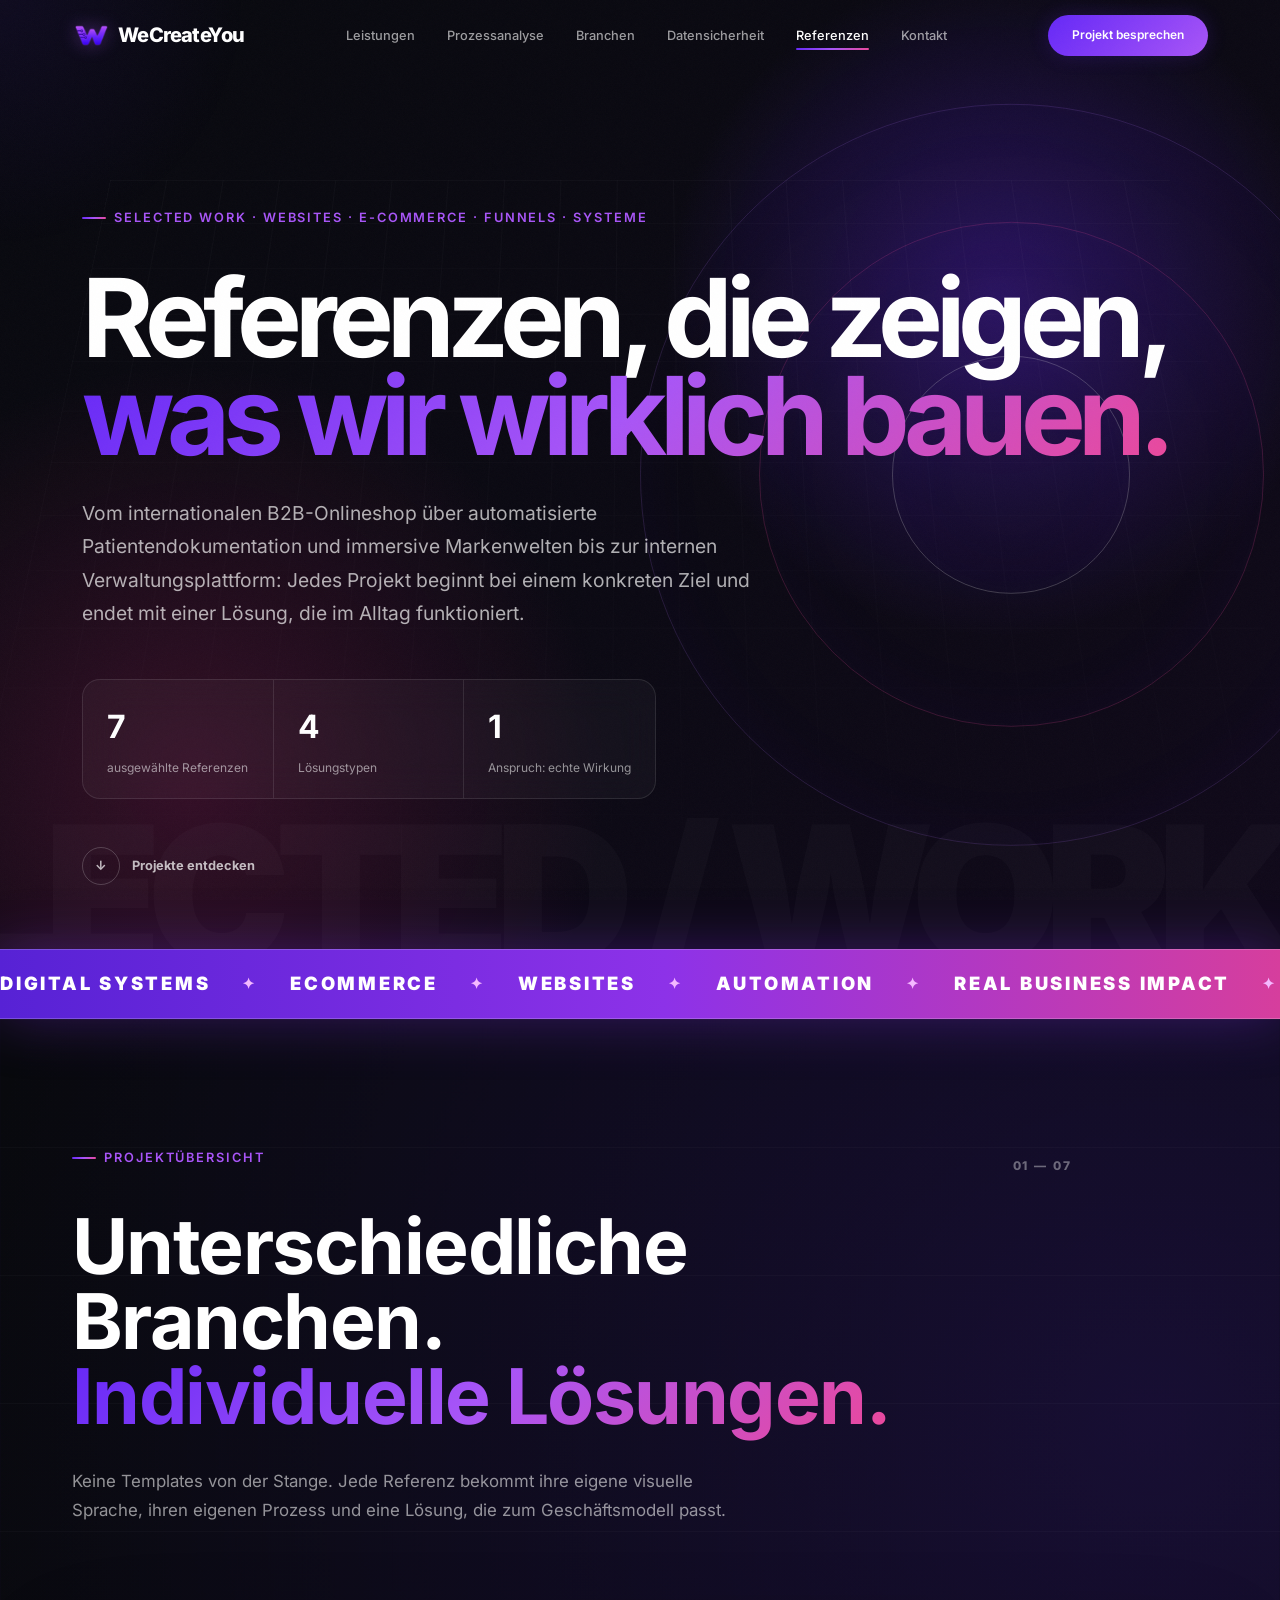
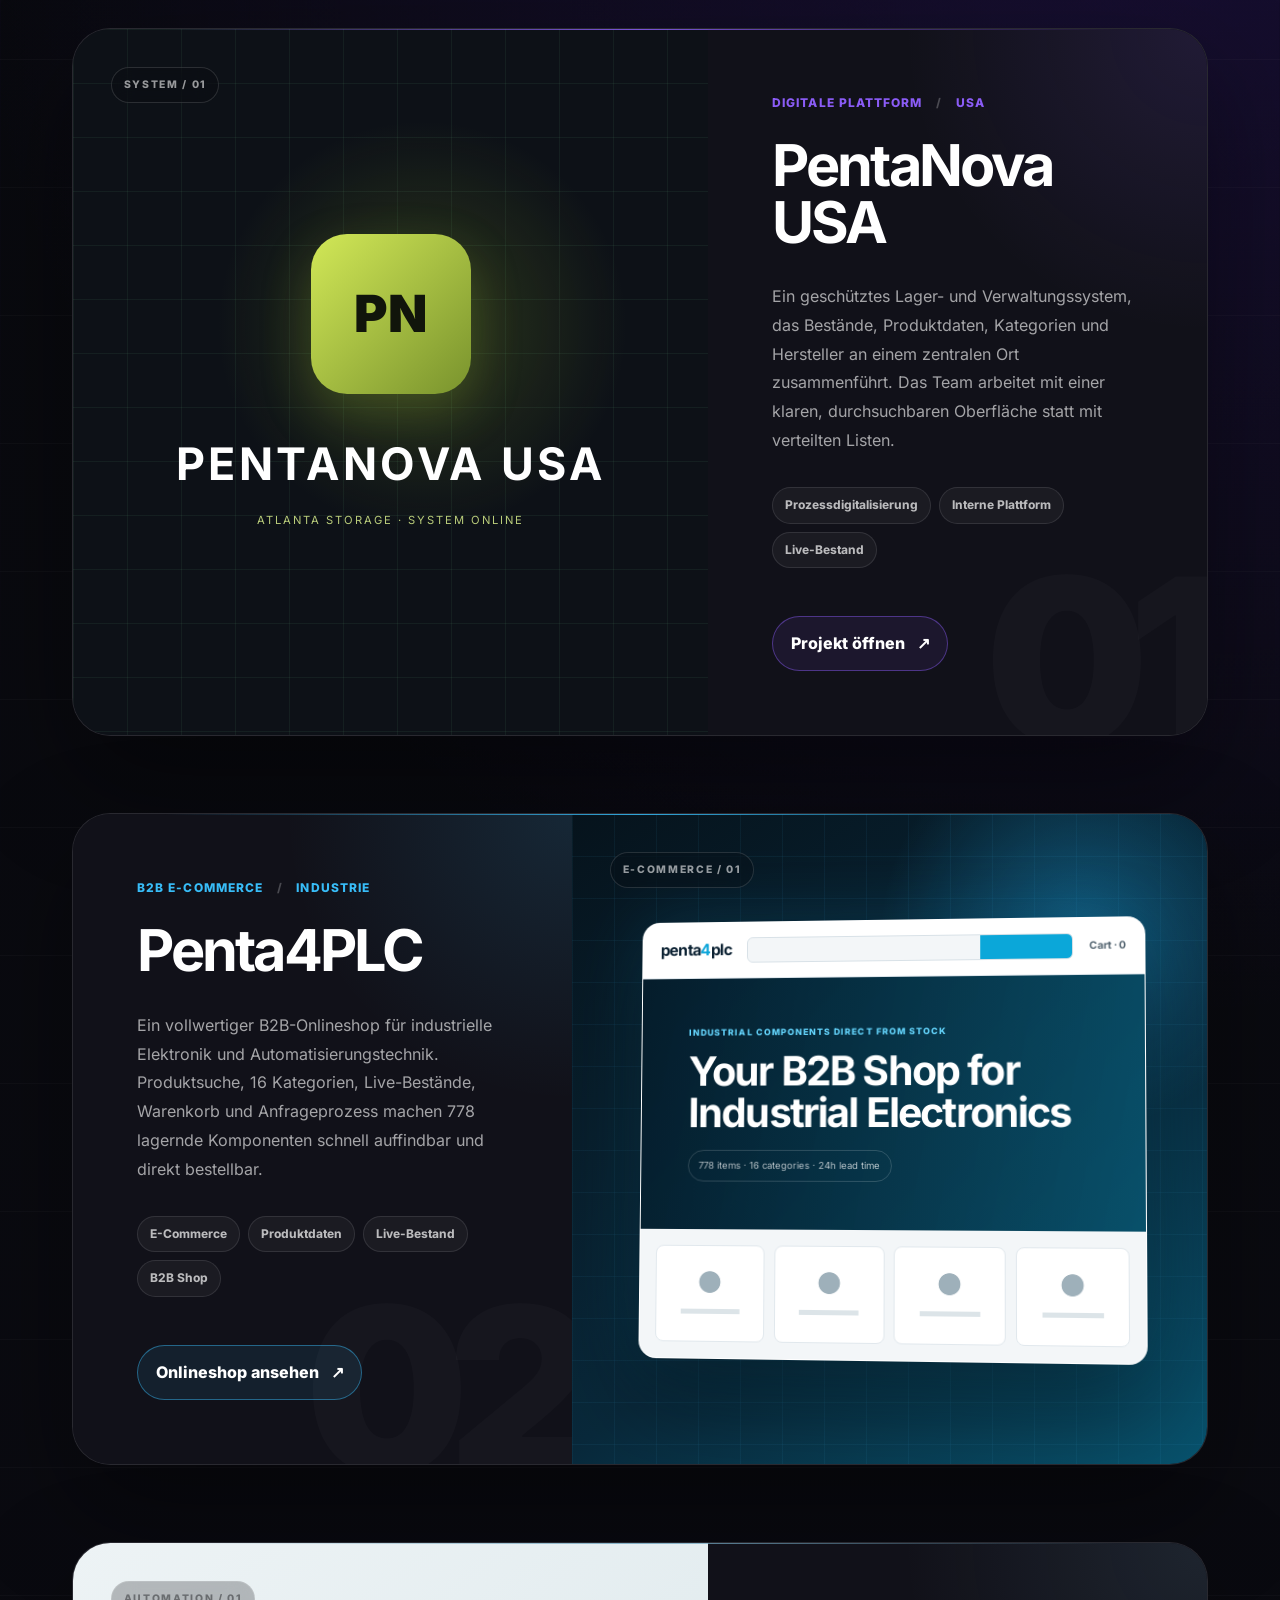
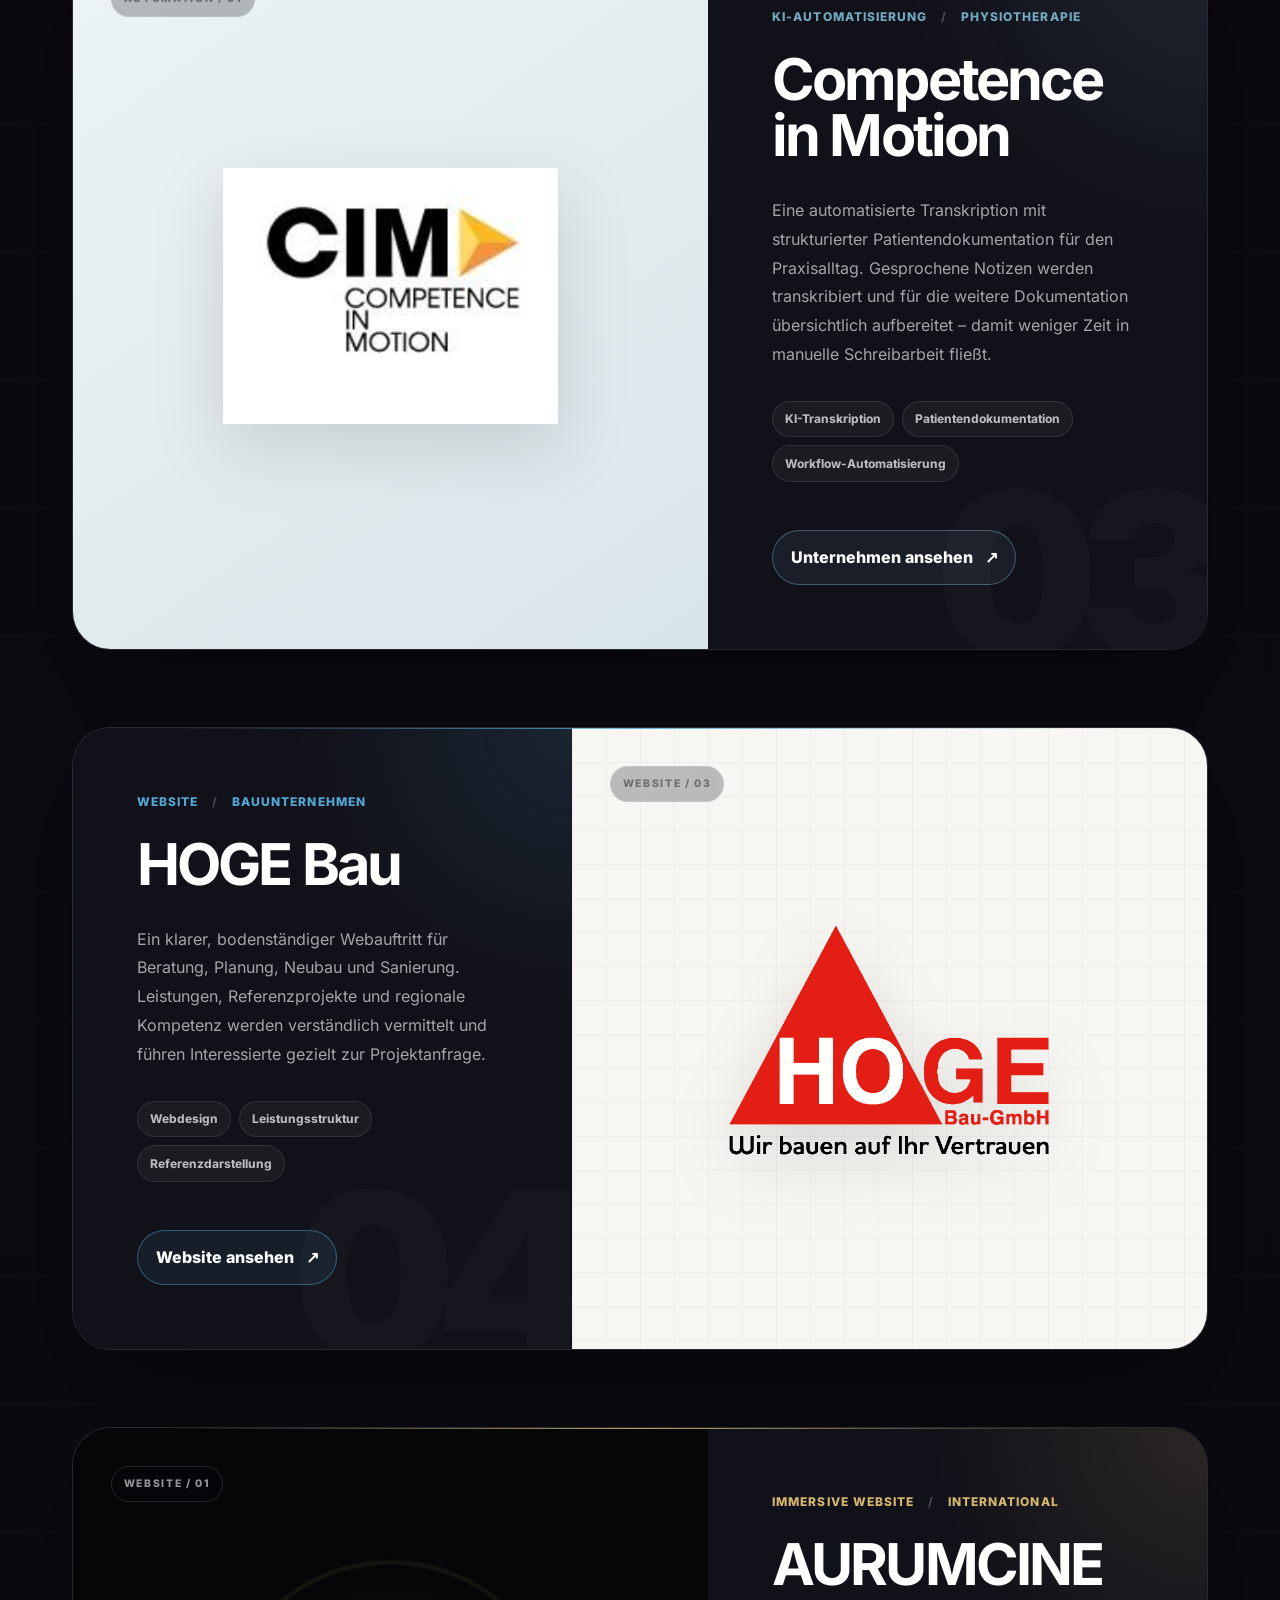
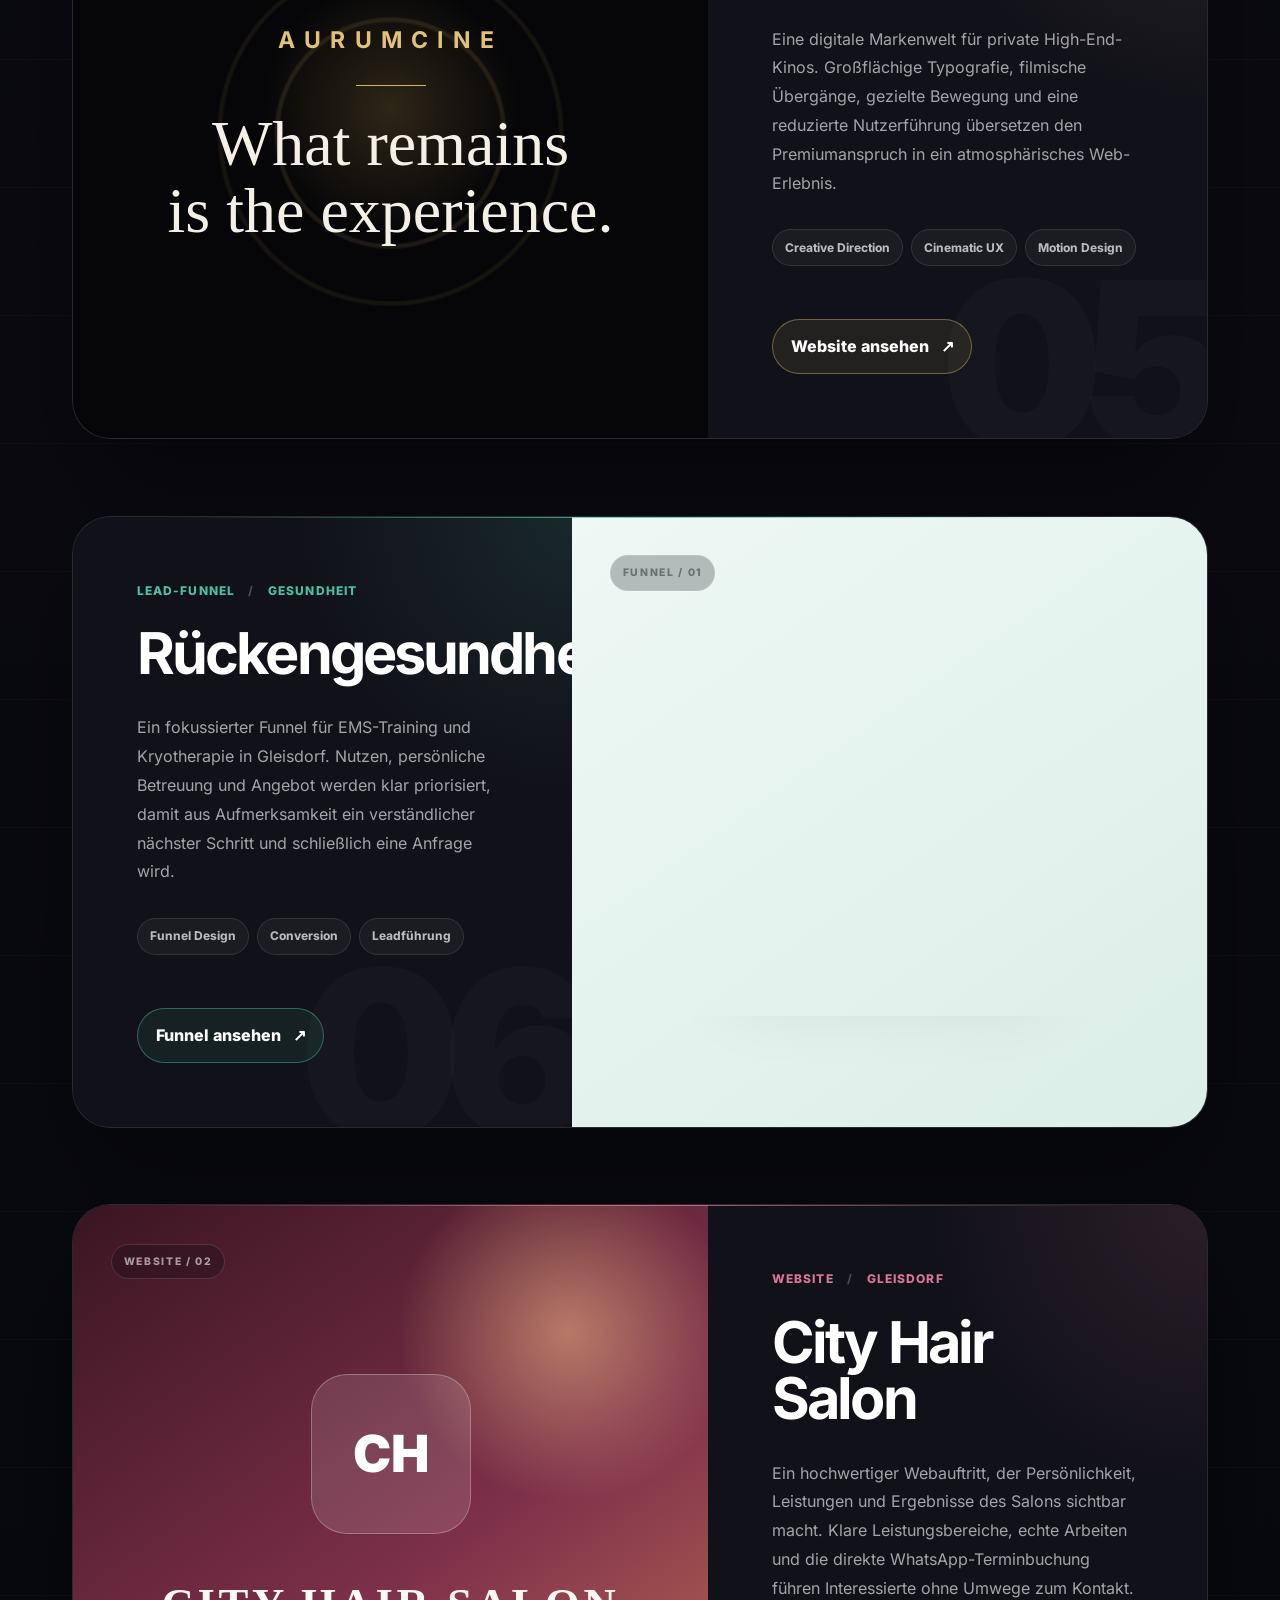
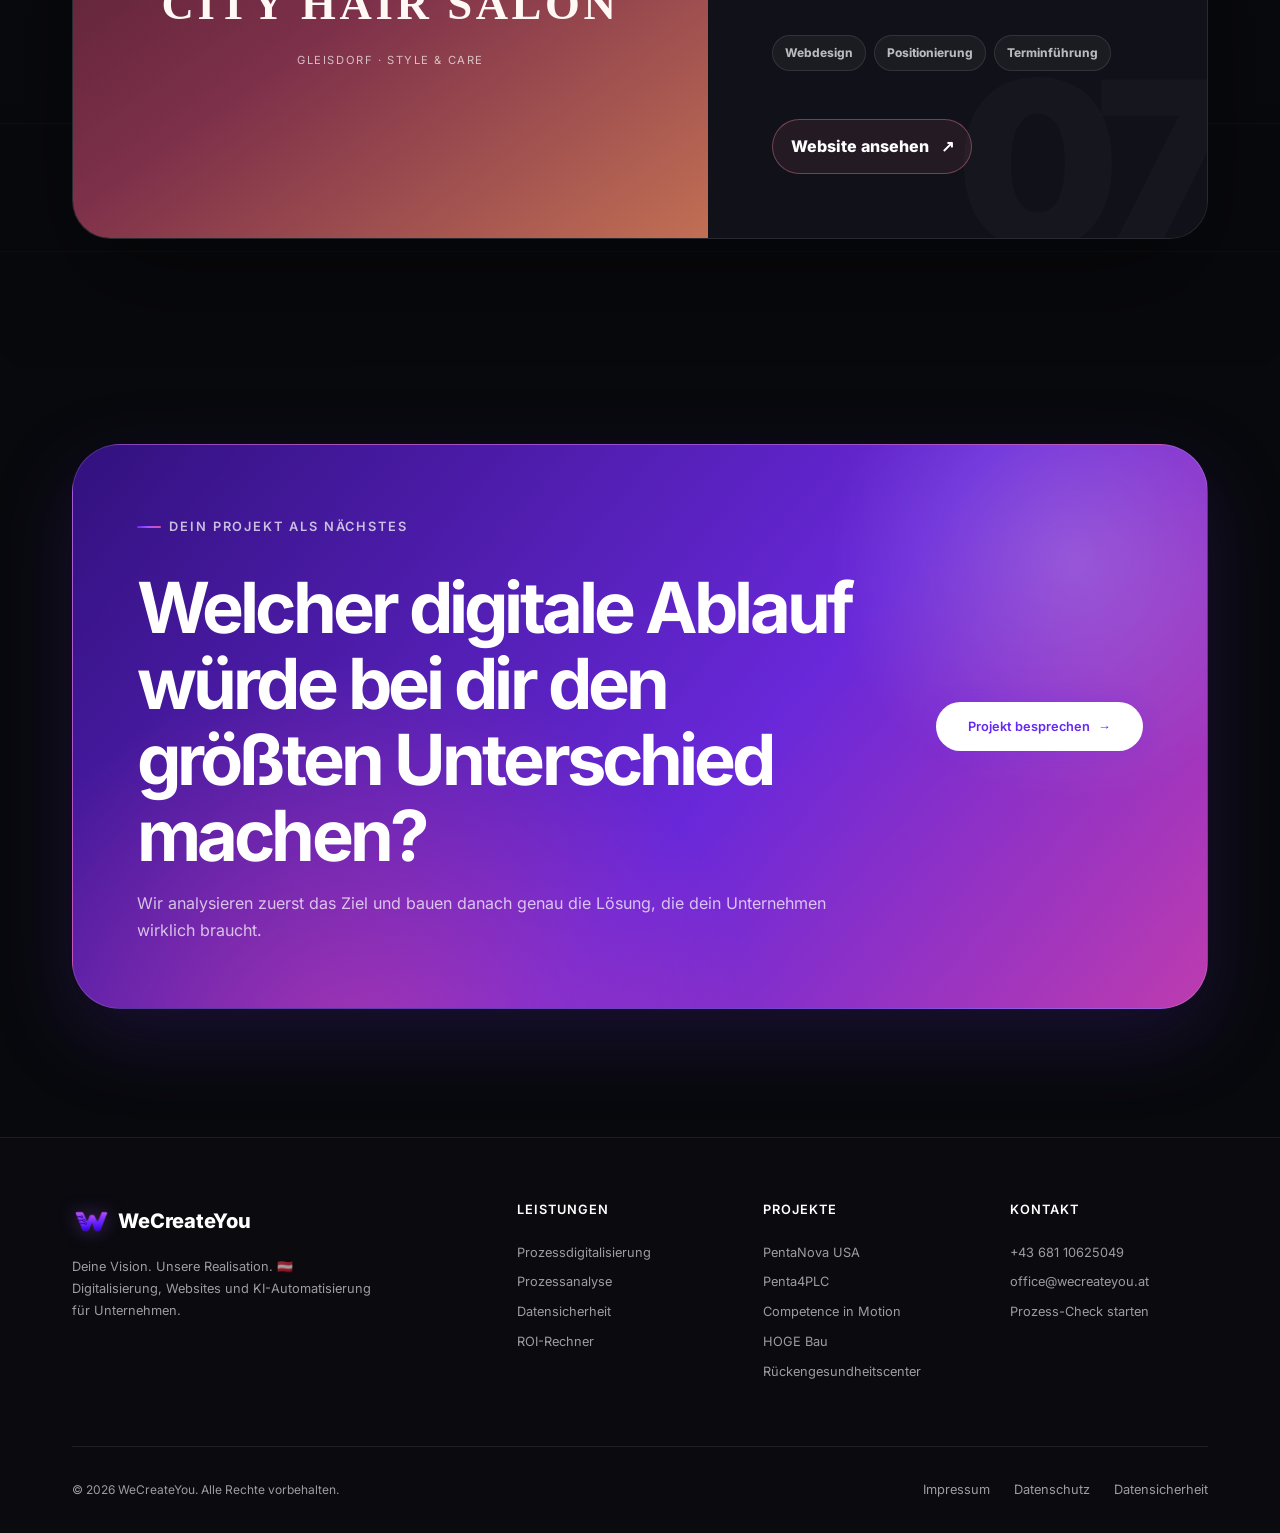
<file: referenzen.html>
<!DOCTYPE html>
<html lang="de-AT">
<head>
  <meta charset="UTF-8">
  <meta name="viewport" content="width=device-width, initial-scale=1.0">
  <title>Referenzen &amp; digitale Projekte | WeCreateYou Österreich</title>
  <meta name="description" content="Ausgewählte Websites, E-Commerce-Lösungen, Funnels und digitale Systeme von WeCreateYou: PentaNova USA, Penta4PLC, Competence in Motion, HOGE Bau, AURUMCINE, Rückengesundheitscenter und City Hair Salon.">
  <meta name="robots" content="index, follow, max-image-preview:large">
  <link rel="canonical" href="https://wecreateyou.at/referenzen.html">
  <link rel="alternate" hreflang="de-AT" href="https://wecreateyou.at/referenzen.html">
  <link rel="alternate" hreflang="x-default" href="https://wecreateyou.at/referenzen.html">
  <meta property="og:site_name" content="WeCreateYou">
  <meta property="og:title" content="Referenzen &amp; digitale Projekte | WeCreateYou">
  <meta property="og:description" content="Websites, Funnels und digitale Systeme, die für echte Unternehmen entwickelt wurden.">
  <meta property="og:type" content="website">
  <meta property="og:url" content="https://wecreateyou.at/referenzen.html">
  <meta property="og:locale" content="de_AT">
  <meta property="og:image" content="https://wecreateyou.at/assets/og/og-image.png">
  <meta property="og:image:width" content="1200">
  <meta property="og:image:height" content="630">
  <meta property="og:image:alt" content="WeCreateYou – ausgewählte digitale Projekte">
  <meta name="twitter:card" content="summary_large_image">
  <meta name="twitter:title" content="Referenzen &amp; digitale Projekte | WeCreateYou">
  <meta name="twitter:description" content="Websites, Funnels und digitale Systeme für Unternehmen aus Österreich und den USA.">
  <meta name="twitter:image" content="https://wecreateyou.at/assets/og/og-image.png">
  <link rel="icon" type="image/png" sizes="48x48" href="/assets/brand/logo-tech-48.png">
  <link rel="icon" type="image/png" sizes="192x192" href="/assets/brand/logo-tech-192.png">
  <link rel="apple-touch-icon" sizes="180x180" href="/assets/brand/logo-tech-180.png">
  <link rel="manifest" href="/site.webmanifest">
  <meta name="theme-color" content="#6528F7">
  <link rel="preload" href="assets/fonts/inter-latin-var.woff2" as="font" type="font/woff2" crossorigin>
  <link rel="stylesheet" href="css/style.css?v=20261006c">
  <script type="application/ld+json">
  {
    "@context": "https://schema.org",
    "@type": "CollectionPage",
    "@id": "https://wecreateyou.at/referenzen.html#webpage",
    "url": "https://wecreateyou.at/referenzen.html",
    "name": "Referenzen & digitale Projekte | WeCreateYou",
    "description": "Ausgewählte Websites, Funnels und digitale Systeme von WeCreateYou.",
    "isPartOf": { "@id": "https://wecreateyou.at/#website" },
    "about": { "@id": "https://wecreateyou.at/#organization" },
    "inLanguage": "de-AT",
    "mainEntity": {
      "@type": "ItemList",
      "numberOfItems": 7,
      "itemListElement": [
        { "@type": "ListItem", "position": 1, "name": "PentaNova USA – digitales Lager- und Verwaltungssystem" },
        { "@type": "ListItem", "position": 2, "name": "Penta4PLC – B2B E-Commerce für Industriekomponenten" },
        { "@type": "ListItem", "position": 3, "name": "Competence in Motion – automatisierte Transkription und Patientendokumentation" },
        { "@type": "ListItem", "position": 4, "name": "HOGE Bau – Website" },
        { "@type": "ListItem", "position": 5, "name": "AURUMCINE – immersive Website" },
        { "@type": "ListItem", "position": 6, "name": "Rückengesundheitscenter – Funnel" },
        { "@type": "ListItem", "position": 7, "name": "City Hair Salon – Website" }
      ]
    }
  }
  </script>
</head>
<body>
  <nav class="nav" id="main-nav">
    <div class="nav__inner">
      <a href="/" class="nav__logo" id="nav-logo">
        <span class="nav__logo-icon"><img src="assets/brand/logo-tech-48.png" alt="" width="32" height="32"></span>
        WeCreateYou
      </a>
      <div class="nav__links" id="nav-links">
        <a href="/#services" class="nav__link">Leistungen</a>
        <a href="/#process-intelligence" class="nav__link">Prozessanalyse</a>
        <a href="/#branchen" class="nav__link">Branchen</a>
        <a href="/datensicherheit.html" class="nav__link">Datensicherheit</a>
        <a href="/referenzen.html" class="nav__link nav__link--active">Referenzen</a>
        <a href="/#kontakt" class="nav__link">Kontakt</a>
      </div>
      <a href="/#kontakt" class="btn btn--primary nav__cta" id="nav-cta">Projekt besprechen</a>
      <button class="nav__toggle" id="nav-toggle" aria-label="Menü öffnen" aria-expanded="false" aria-controls="nav-mobile">
        <span></span><span></span><span></span>
      </button>
    </div>
  </nav>

  <div class="nav__mobile" id="nav-mobile">
    <a href="/#services" class="nav__link">Leistungen</a>
    <a href="/#process-intelligence" class="nav__link">Prozessanalyse</a>
    <a href="/#branchen" class="nav__link">Branchen</a>
    <a href="/datensicherheit.html" class="nav__link">Datensicherheit</a>
    <a href="/referenzen.html" class="nav__link nav__link--active">Referenzen</a>
    <a href="/#kontakt" class="nav__link">Kontakt</a>
    <a href="/#kontakt" class="btn btn--primary" style="margin-top:1rem;">Projekt besprechen</a>
  </div>

  <main>
    <section class="reference-archive-hero">
      <div class="reference-archive-hero__grid" aria-hidden="true"></div>
      <div class="reference-archive-hero__halo" aria-hidden="true"><span></span><span></span><span></span></div>
      <div class="container reference-archive-hero__inner reveal">
        <span class="section-label">Selected Work · Websites · E-Commerce · Funnels · Systeme</span>
        <h1>Referenzen, die zeigen,<br><span class="text-gradient">was wir wirklich bauen.</span></h1>
        <p>Vom internationalen B2B-Onlineshop über automatisierte Patientendokumentation und immersive Markenwelten bis zur internen Verwaltungsplattform: Jedes Projekt beginnt bei einem konkreten Ziel und endet mit einer Lösung, die im Alltag funktioniert.</p>
        <div class="reference-archive-hero__stats" aria-label="Projektübersicht">
          <div><strong>7</strong><span>ausgewählte Referenzen</span></div>
          <div><strong>4</strong><span>Lösungstypen</span></div>
          <div><strong>1</strong><span>Anspruch: echte Wirkung</span></div>
        </div>
        <a class="reference-archive-hero__scroll" href="#reference-archive-title"><span>↓</span> Projekte entdecken</a>
      </div>
    </section>

    <div class="reference-marquee" aria-hidden="true">
      <div><span>DIGITAL SYSTEMS</span><i>✦</i><span>ECOMMERCE</span><i>✦</i><span>WEBSITES</span><i>✦</i><span>AUTOMATION</span><i>✦</i><span>REAL BUSINESS IMPACT</span><i>✦</i><span>DIGITAL SYSTEMS</span><i>✦</i><span>ECOMMERCE</span><i>✦</i><span>WEBSITES</span><i>✦</i><span>AUTOMATION</span><i>✦</i><span>REAL BUSINESS IMPACT</span><i>✦</i></div>
    </div>

    <section class="section reference-archive" aria-labelledby="reference-archive-title">
      <div class="container">
        <div class="reference-archive__intro reveal">
          <div><span class="section-label">Projektübersicht</span><span class="reference-archive__counter">01 — 07</span></div>
          <h2 class="section-title" id="reference-archive-title">Unterschiedliche Branchen.<br><span class="text-gradient">Individuelle Lösungen.</span></h2>
          <p>Keine Templates von der Stange. Jede Referenz bekommt ihre eigene visuelle Sprache, ihren eigenen Prozess und eine Lösung, die zum Geschäftsmodell passt.</p>
        </div>

        <div class="reference-archive__grid">
          <article class="reference-project reference-project--featured reveal" id="pentanova-usa" data-index="01">
            <div class="reference-project__visual reference-project__visual--pentanova">
              <div class="reference-project__signal">SYSTEM / 01</div>
              <div class="reference-project__monogram">PN</div>
              <strong>PENTANOVA USA</strong>
              <span>ATLANTA STORAGE · SYSTEM ONLINE</span>
            </div>
            <div class="reference-project__content" data-index="01">
              <div class="reference-project__meta"><span>Digitale Plattform</span><span>USA</span></div>
              <h2>PentaNova USA</h2>
              <p>Ein geschütztes Lager- und Verwaltungssystem, das Bestände, Produktdaten, Kategorien und Hersteller an einem zentralen Ort zusammenführt. Das Team arbeitet mit einer klaren, durchsuchbaren Oberfläche statt mit verteilten Listen.</p>
              <div class="reference-project__tags"><span>Prozessdigitalisierung</span><span>Interne Plattform</span><span>Live-Bestand</span></div>
              <a href="https://pentanova.wecreateyou.website/" target="_blank" rel="noopener noreferrer">Projekt öffnen <span>↗</span></a>
            </div>
          </article>

          <article class="reference-project reveal" id="penta4plc" data-index="02">
            <div class="reference-project__visual reference-project__visual--penta4plc">
              <div class="reference-project__signal">E-COMMERCE / 01</div>
              <div class="penta-shop" aria-hidden="true">
                <div class="penta-shop__bar"><strong>penta<span>4</span>plc</strong><div></div><b>Cart · 0</b></div>
                <div class="penta-shop__hero"><small>INDUSTRIAL COMPONENTS DIRECT FROM STOCK</small><strong>Your B2B Shop for<br>Industrial Electronics</strong><span>778 items · 16 categories · 24h lead time</span></div>
                <div class="penta-shop__products"><i></i><i></i><i></i><i></i></div>
              </div>
            </div>
            <div class="reference-project__content" data-index="02">
              <div class="reference-project__meta"><span>B2B E-Commerce</span><span>Industrie</span></div>
              <h2>Penta4PLC</h2>
              <p>Ein vollwertiger B2B-Onlineshop für industrielle Elektronik und Automatisierungstechnik. Produktsuche, 16 Kategorien, Live-Bestände, Warenkorb und Anfrageprozess machen 778 lagernde Komponenten schnell auffindbar und direkt bestellbar.</p>
              <div class="reference-project__tags"><span>E-Commerce</span><span>Produktdaten</span><span>Live-Bestand</span><span>B2B Shop</span></div>
              <a href="https://penta4plc.wecreateyou.website" target="_blank" rel="noopener noreferrer">Onlineshop ansehen <span>↗</span></a>
            </div>
          </article>

          <article class="reference-project reveal" id="competence-in-motion" data-index="03">
            <div class="reference-project__visual reference-project__visual--logo reference-project__visual--cim">
              <div class="reference-project__signal">AUTOMATION / 01</div>
              <img src="assets/partner-logos/cim-physiotherapie.png" alt="Competence in Motion Logo" width="402" height="308" loading="lazy" decoding="async">
            </div>
            <div class="reference-project__content" data-index="03">
              <div class="reference-project__meta"><span>KI-Automatisierung</span><span>Physiotherapie</span></div>
              <h2>Competence in Motion</h2>
              <p>Eine automatisierte Transkription mit strukturierter Patientendokumentation für den Praxisalltag. Gesprochene Notizen werden transkribiert und für die weitere Dokumentation übersichtlich aufbereitet – damit weniger Zeit in manuelle Schreibarbeit fließt.</p>
              <div class="reference-project__tags"><span>KI-Transkription</span><span>Patientendokumentation</span><span>Workflow-Automatisierung</span></div>
              <a href="https://cim-graz.at/" target="_blank" rel="noopener noreferrer">Unternehmen ansehen <span>↗</span></a>
            </div>
          </article>

          <article class="reference-project reveal reveal--delay-1" id="hoge-bau" data-index="04">
            <div class="reference-project__visual reference-project__visual--logo">
              <div class="reference-project__signal">WEBSITE / 03</div>
              <img src="assets/partner-logos/hoge-bau.png" alt="HOGE Bau-GmbH Logo" width="1151" height="862" loading="lazy" decoding="async">
            </div>
            <div class="reference-project__content" data-index="04">
              <div class="reference-project__meta"><span>Website</span><span>Bauunternehmen</span></div>
              <h2>HOGE Bau</h2>
              <p>Ein klarer, bodenständiger Webauftritt für Beratung, Planung, Neubau und Sanierung. Leistungen, Referenzprojekte und regionale Kompetenz werden verständlich vermittelt und führen Interessierte gezielt zur Projektanfrage.</p>
              <div class="reference-project__tags"><span>Webdesign</span><span>Leistungsstruktur</span><span>Referenzdarstellung</span></div>
              <a href="https://hogebau.net" target="_blank" rel="noopener noreferrer">Website ansehen <span>↗</span></a>
            </div>
          </article>

          <article class="reference-project reveal" id="aurumcine" data-index="05">
            <div class="reference-project__visual reference-project__visual--aurum">
              <div class="reference-project__signal">WEBSITE / 01</div>
              <strong>AURUMCINE</strong>
              <i></i>
              <p>What remains<br>is the experience.</p>
            </div>
            <div class="reference-project__content" data-index="05">
              <div class="reference-project__meta"><span>Immersive Website</span><span>International</span></div>
              <h2>AURUMCINE</h2>
              <p>Eine digitale Markenwelt für private High-End-Kinos. Großflächige Typografie, filmische Übergänge, gezielte Bewegung und eine reduzierte Nutzerführung übersetzen den Premiumanspruch in ein atmosphärisches Web-Erlebnis.</p>
              <div class="reference-project__tags"><span>Creative Direction</span><span>Cinematic UX</span><span>Motion Design</span></div>
              <a href="https://aurumcine.com" target="_blank" rel="noopener noreferrer">Website ansehen <span>↗</span></a>
            </div>
          </article>

          <article class="reference-project reveal reveal--delay-1" id="ruecken-gesund" data-index="06">
            <div class="reference-project__visual reference-project__visual--logo reference-project__visual--health">
              <div class="reference-project__signal">FUNNEL / 01</div>
              <img src="assets/partner-logos/rueckengesundheits-center.png" alt="Rückengesundheitscenter Gleisdorf Logo" width="546" height="544" loading="lazy" decoding="async">
            </div>
            <div class="reference-project__content" data-index="06">
              <div class="reference-project__meta"><span>Lead-Funnel</span><span>Gesundheit</span></div>
              <h2>Rückengesundheitscenter</h2>
              <p>Ein fokussierter Funnel für EMS-Training und Kryotherapie in Gleisdorf. Nutzen, persönliche Betreuung und Angebot werden klar priorisiert, damit aus Aufmerksamkeit ein verständlicher nächster Schritt und schließlich eine Anfrage wird.</p>
              <div class="reference-project__tags"><span>Funnel Design</span><span>Conversion</span><span>Leadführung</span></div>
              <a href="https://ruecken-gesund.com" target="_blank" rel="noopener noreferrer">Funnel ansehen <span>↗</span></a>
            </div>
          </article>

          <article class="reference-project reveal" id="city-hair-salon" data-index="07">
            <div class="reference-project__visual reference-project__visual--cityhair">
              <div class="reference-project__signal">WEBSITE / 02</div>
              <div class="reference-project__city-mark">CH</div>
              <strong>CITY HAIR SALON</strong>
              <span>GLEISDORF · STYLE &amp; CARE</span>
            </div>
            <div class="reference-project__content" data-index="07">
              <div class="reference-project__meta"><span>Website</span><span>Gleisdorf</span></div>
              <h2>City Hair Salon</h2>
              <p>Ein hochwertiger Webauftritt, der Persönlichkeit, Leistungen und Ergebnisse des Salons sichtbar macht. Klare Leistungsbereiche, echte Arbeiten und die direkte WhatsApp-Terminbuchung führen Interessierte ohne Umwege zum Kontakt.</p>
              <div class="reference-project__tags"><span>Webdesign</span><span>Positionierung</span><span>Terminführung</span></div>
              <a href="https://cityhairsalon.at" target="_blank" rel="noopener noreferrer">Website ansehen <span>↗</span></a>
            </div>
          </article>
        </div>
      </div>
    </section>

    <section class="section reference-archive-cta">
      <div class="container">
        <div class="reference-archive-cta__card reveal">
          <div><span class="section-label">Dein Projekt als Nächstes</span><h2>Welcher digitale Ablauf würde bei dir den größten Unterschied machen?</h2><p>Wir analysieren zuerst das Ziel und bauen danach genau die Lösung, die dein Unternehmen wirklich braucht.</p></div>
          <a href="/#kontakt" class="btn btn--primary">Projekt besprechen <span class="btn-arrow">→</span></a>
        </div>
      </div>
    </section>
  </main>

  <footer class="footer" id="footer">
    <div class="container">
      <div class="footer__grid">
        <div class="footer__brand"><div class="footer__logo"><span class="nav__logo-icon"><img src="assets/brand/logo-tech-48.png" alt="" width="32" height="32"></span>WeCreateYou</div><p class="footer__description">Deine Vision. Unsere Realisation. 🇦🇹 Digitalisierung, Websites und KI-Automatisierung für Unternehmen.</p></div>
        <div><h4 class="footer__heading">Leistungen</h4><div class="footer__links"><a href="/#services" class="footer__link">Prozessdigitalisierung</a><a href="/#process-intelligence" class="footer__link">Prozessanalyse</a><a href="/datensicherheit.html" class="footer__link">Datensicherheit</a><a href="/#roi" class="footer__link">ROI-Rechner</a></div></div>
        <div><h4 class="footer__heading">Projekte</h4><div class="footer__links"><a href="#pentanova-usa" class="footer__link">PentaNova USA</a><a href="#penta4plc" class="footer__link">Penta4PLC</a><a href="#competence-in-motion" class="footer__link">Competence in Motion</a><a href="#hoge-bau" class="footer__link">HOGE Bau</a><a href="#ruecken-gesund" class="footer__link">Rückengesundheitscenter</a></div></div>
        <div><h4 class="footer__heading">Kontakt</h4><div class="footer__links"><a href="tel:+4368110625049" class="footer__link">+43 681 10625049</a><a href="mailto:office@wecreateyou.at" class="footer__link">office@wecreateyou.at</a><a href="/#kontakt" class="footer__link">Prozess-Check starten</a></div></div>
      </div>
      <div class="footer__bottom"><p>&copy; 2026 WeCreateYou. Alle Rechte vorbehalten.</p><nav class="footer__legal" aria-label="Rechtliches"><a href="/impressum.html">Impressum</a><a href="/datenschutz.html">Datenschutz</a><a href="/datensicherheit.html">Datensicherheit</a></nav></div>
    </div>
  </footer>

  <div class="floating-cta" id="floating-cta"><a href="/#kontakt" class="btn btn--primary btn--magnetic">💬 Projekt besprechen</a></div>
  <script src="js/main.js?v=20261006a" defer></script>
</body>
</html>
</file>
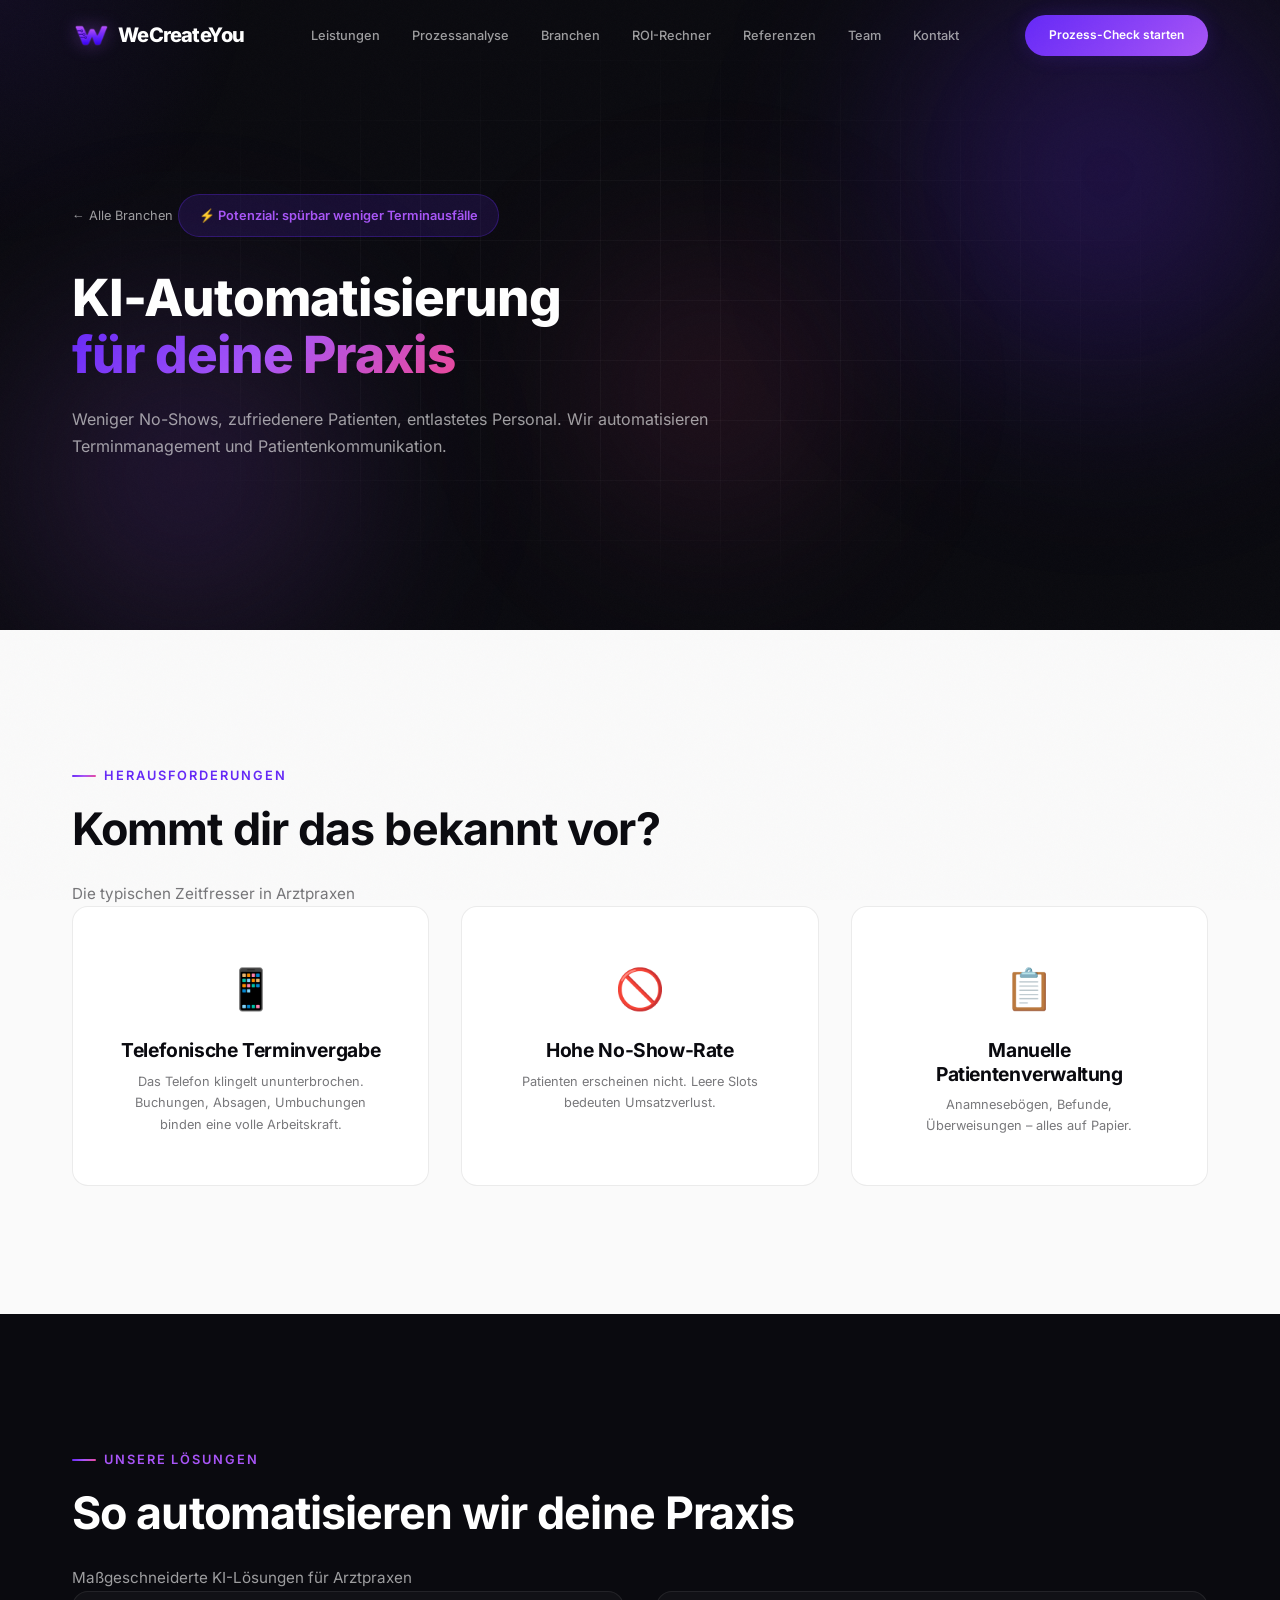
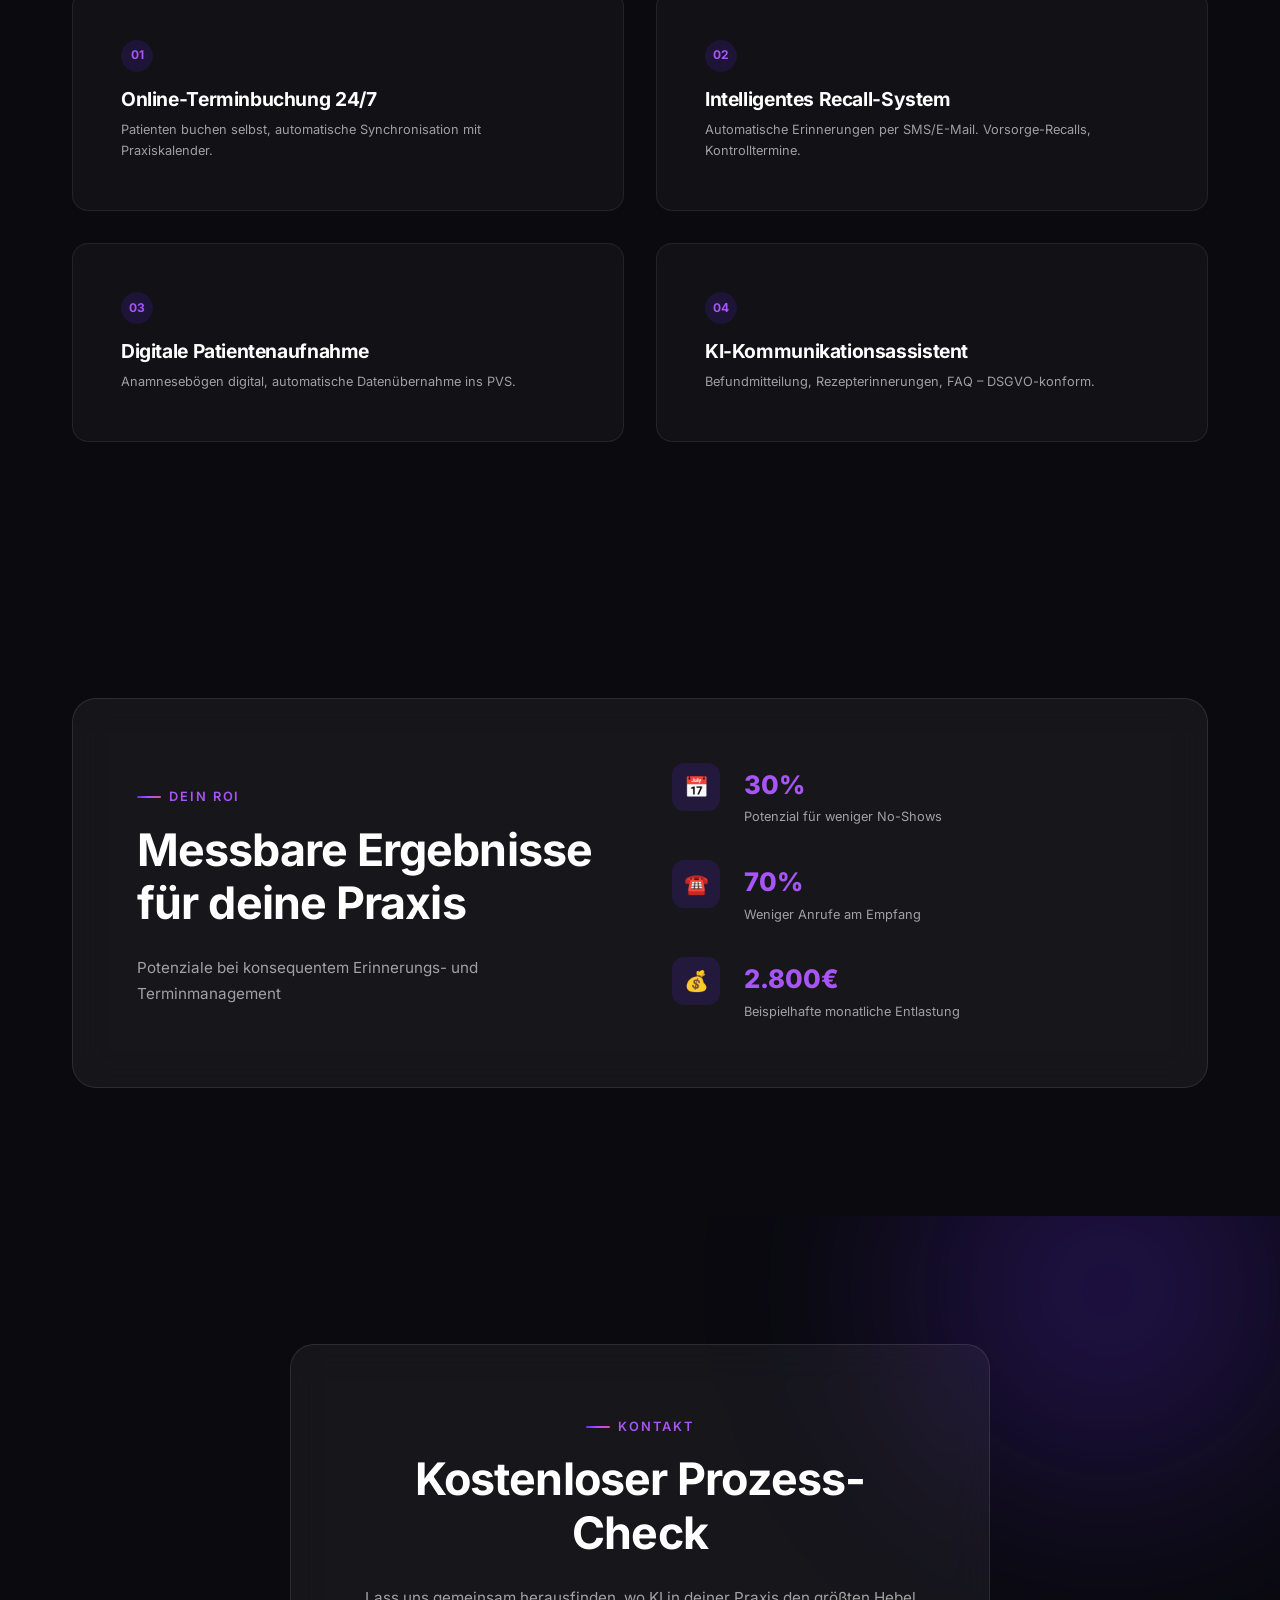
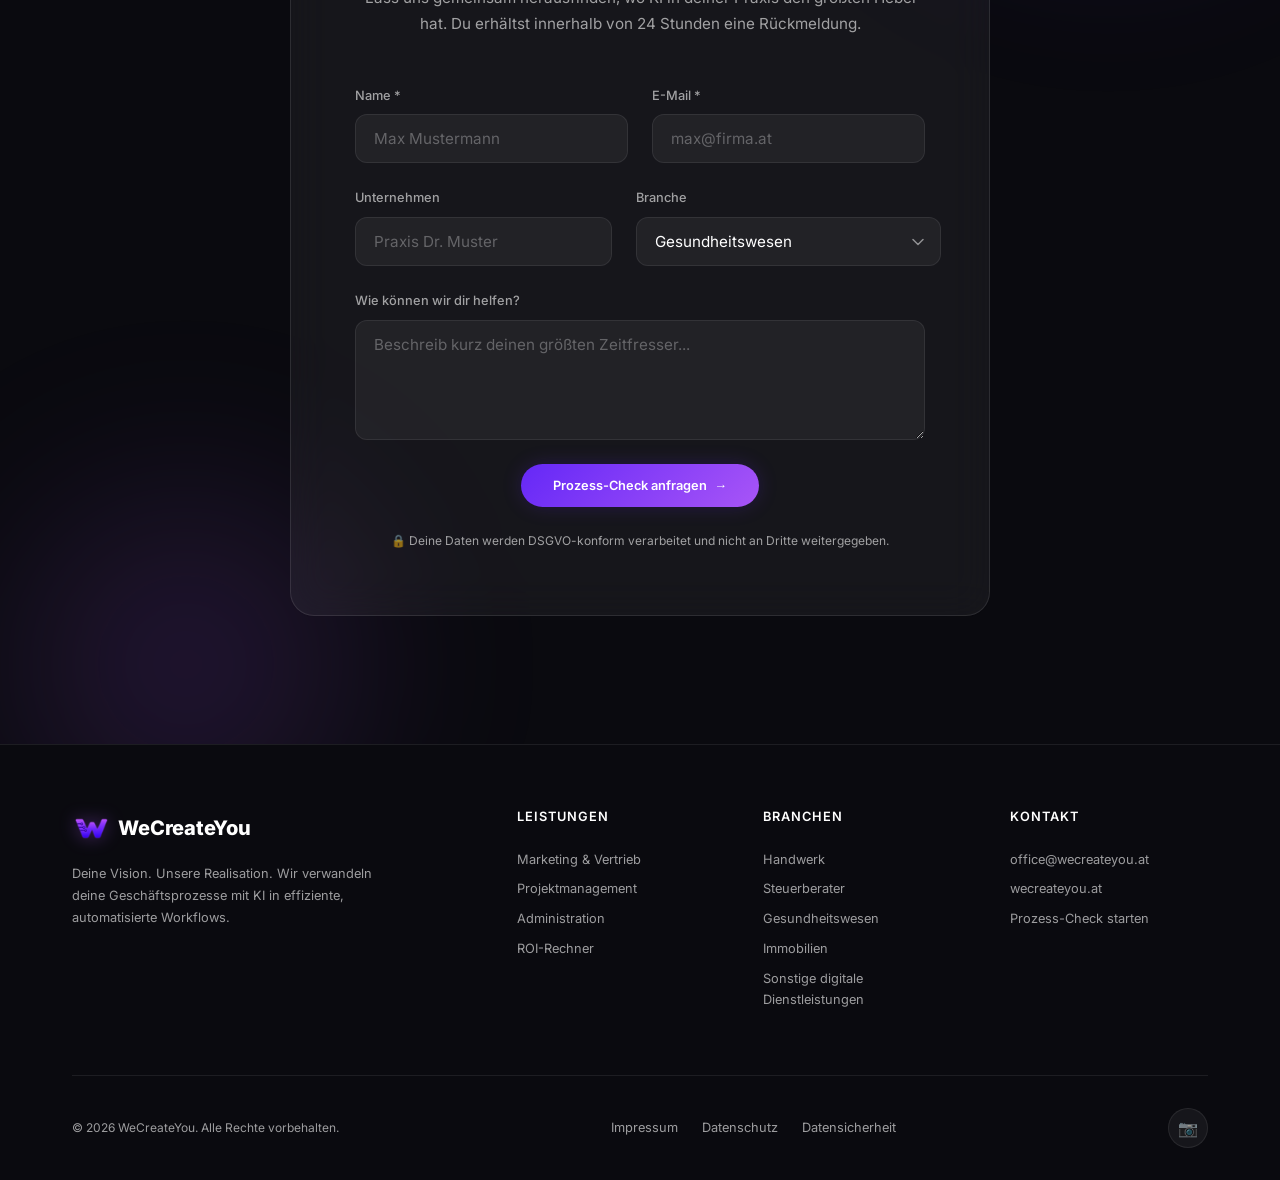
<file: branchen/gesundheitswesen.html>
<!DOCTYPE html>
<html lang="de-AT">
<head>
  <meta charset="UTF-8">
  <meta name="viewport" content="width=device-width, initial-scale=1.0">
  <title>Digitalisierung &amp; KI für Arztpraxen | WeCreateYou</title>
  <meta name="description" content="Weniger Telefonaufwand und No-Shows: WeCreateYou digitalisiert Terminbuchung, Erinnerungen und Patientenkommunikation für Arztpraxen.">
  <meta name="robots" content="index, follow, max-image-preview:large, max-snippet:-1">
  <meta name="author" content="WeCreateYou">
  <link rel="canonical" href="https://wecreateyou.at/branchen/gesundheitswesen.html">
  <link rel="alternate" hreflang="de-AT" href="https://wecreateyou.at/branchen/gesundheitswesen.html">
  <link rel="alternate" hreflang="x-default" href="https://wecreateyou.at/branchen/gesundheitswesen.html">
  <link rel="alternate" type="text/plain" href="https://wecreateyou.at/llms.txt" title="WeCreateYou – Unternehmensprofil für KI-Systeme">

  <!-- Geo / Local SEO -->
  <meta name="geo.region" content="AT-6">
  <meta name="geo.placename" content="Gleisdorf">
  <meta name="geo.position" content="47.1050;15.7080">
  <meta name="ICBM" content="47.1050, 15.7080">

  <!-- Open Graph -->
  <meta property="og:site_name" content="WeCreateYou">
  <meta property="og:title" content="Digitalisierung &amp; KI für Arztpraxen | WeCreateYou">
  <meta property="og:description" content="Weniger Telefonaufwand und No-Shows durch digitale Terminbuchung, Erinnerungen und Patientenkommunikation.">
  <meta property="og:type" content="website">
  <meta property="og:url" content="https://wecreateyou.at/branchen/gesundheitswesen.html">
  <meta property="og:locale" content="de_AT">
  <meta property="og:image" content="https://wecreateyou.at/assets/og/og-image.png">
  <meta property="og:image:width" content="1200">
  <meta property="og:image:height" content="630">
  <meta property="og:image:alt" content="WeCreateYou – Digitalisierung und KI-Automatisierung für KMU">

  <!-- Twitter -->
  <meta name="twitter:card" content="summary_large_image">
  <meta name="twitter:title" content="Digitalisierung &amp; KI für Arztpraxen | WeCreateYou">
  <meta name="twitter:description" content="Weniger Telefonaufwand und No-Shows durch digitale Terminbuchung, Erinnerungen und Patientenkommunikation.">
  <meta name="twitter:image" content="https://wecreateyou.at/assets/og/og-image.png">
  <meta name="twitter:image:alt" content="WeCreateYou – Digitalisierung und KI-Automatisierung für KMU">

  <!-- Icons & Theme -->
  <link rel="icon" type="image/png" sizes="48x48" href="/assets/brand/logo-tech-48.png">
  <link rel="icon" type="image/png" sizes="192x192" href="/assets/brand/logo-tech-192.png">
  <link rel="apple-touch-icon" sizes="180x180" href="/assets/brand/logo-tech-180.png">
  <link rel="manifest" href="/site.webmanifest">
  <meta name="theme-color" content="#6528F7">

  <!-- Performance -->
  <link rel="preload" href="../assets/fonts/inter-latin-var.woff2" as="font" type="font/woff2" crossorigin>
  <link rel="stylesheet" href="../css/style.css?v=20261005b">

  <!-- ===== Structured Data (JSON-LD) ===== -->
  <script type="application/ld+json">
{
  "@context": "https://schema.org",
  "@graph": [
    {
      "@type": "WebPage",
      "@id": "https://wecreateyou.at/branchen/gesundheitswesen.html#webpage",
      "url": "https://wecreateyou.at/branchen/gesundheitswesen.html",
      "name": "Digitalisierung & KI für Arztpraxen | WeCreateYou",
      "description": "Digitale Terminbuchung, Erinnerungen und Patientenkommunikation für Arztpraxen.",
      "isPartOf": { "@id": "https://wecreateyou.at/#website" },
      "about": { "@id": "https://wecreateyou.at/branchen/gesundheitswesen.html#service" },
      "inLanguage": "de-AT"
    },
    {
      "@type": "Service",
      "@id": "https://wecreateyou.at/branchen/gesundheitswesen.html#service",
      "name": "KI-Automatisierung für Arztpraxen & Gesundheitswesen",
      "serviceType": "Digitalisierung für das Gesundheitswesen",
      "url": "https://wecreateyou.at/branchen/gesundheitswesen.html",
      "description": "Intelligente Terminbuchung, Recall-Systeme und automatisierte Patientenkommunikation für Arztpraxen.",
      "provider": {
        "@type": "ProfessionalService",
        "@id": "https://wecreateyou.at/#organization",
        "name": "WeCreateYou"
      },
      "areaServed": {
        "@type": "Country",
        "name": "Österreich"
      }
    },
    {
      "@type": "BreadcrumbList",
      "itemListElement": [
        {
          "@type": "ListItem",
          "position": 1,
          "name": "Startseite",
          "item": "https://wecreateyou.at/"
        },
        {
          "@type": "ListItem",
          "position": 2,
          "name": "Branchen",
          "item": "https://wecreateyou.at/#branchen"
        },
        {
          "@type": "ListItem",
          "position": 3,
          "name": "Gesundheitswesen",
          "item": "https://wecreateyou.at/branchen/gesundheitswesen.html"
        }
      ]
    }
  ]
}
  </script>
</head>
<body>

  <!-- ===== NAVIGATION ===== -->
  <nav class="nav" id="main-nav">
    <div class="nav__inner">
      <a href="/" class="nav__logo" id="nav-logo">
        <span class="nav__logo-icon"><img src="../assets/brand/logo-tech-48.png" alt="" width="32" height="32"></span>
        WeCreateYou
      </a>
      <div class="nav__links" id="nav-links">
        <a href="/#services" class="nav__link">Leistungen</a>
        <a href="/#process-intelligence" class="nav__link">Prozessanalyse</a>
        <a href="/#branchen" class="nav__link">Branchen</a>
        <a href="/#roi" class="nav__link">ROI-Rechner</a>
        <a href="/referenzen.html" class="nav__link">Referenzen</a>
        <a href="/#team" class="nav__link">Team</a>
        <a href="/#kontakt" class="nav__link">Kontakt</a>
      </div>
      <a href="/#kontakt" class="btn btn--primary nav__cta" id="nav-cta">
        Prozess-Check starten
      </a>
      <button class="nav__toggle" id="nav-toggle" aria-label="Menü öffnen" aria-expanded="false" aria-controls="nav-mobile">
        <span></span>
        <span></span>
        <span></span>
      </button>
    </div>
  </nav>

  <!-- Mobile Nav Overlay -->
  <div class="nav__mobile" id="nav-mobile">
    <a href="/#services" class="nav__link">Leistungen</a>
    <a href="/#process-intelligence" class="nav__link">Prozessanalyse</a>
    <a href="/#branchen" class="nav__link">Branchen</a>
    <a href="/#roi" class="nav__link">ROI-Rechner</a>
    <a href="/referenzen.html" class="nav__link">Referenzen</a>
    <a href="/#team" class="nav__link">Team</a>
    <a href="/#kontakt" class="nav__link">Kontakt</a>
    <a href="/#kontakt" class="btn btn--primary" style="margin-top: 1rem;">Prozess-Check starten</a>
  </div>

  <main>

    <!-- ===== BRANCH HERO ===== -->
    <section class="branch-hero" id="branch-hero">
      <div class="hero__bg">
        <div class="hero__orb hero__orb--1"></div>
        <div class="hero__orb hero__orb--2"></div>
        <div class="hero__orb hero__orb--3"></div>
        <div class="hero__grid"></div>
      </div>
      <div class="container">
        <div class="branch-hero__content">
          <a href="/#branchen" class="branch-hero__back">← Alle Branchen</a>
          <div class="branch-hero__kpi">⚡ Potenzial: spürbar weniger Terminausfälle</div>
          <h1 class="branch-hero__title">
            KI-Automatisierung<br><span class="text-gradient">für deine Praxis</span>
          </h1>
          <p class="branch-hero__subtitle">
            Weniger No-Shows, zufriedenere Patienten, entlastetes Personal. Wir automatisieren Terminmanagement und Patientenkommunikation.
          </p>
        </div>
      </div>
    </section>

    <!-- ===== PAIN POINTS ===== -->
    <section class="section section--light" id="pain-points">
      <div class="container">
        <span class="section-label reveal">Herausforderungen</span>
        <h2 class="section-title reveal">Kommt dir das bekannt vor?</h2>
        <p class="section-subtitle reveal">Die typischen Zeitfresser in Arztpraxen</p>
        <div class="pain-points__grid">
          <div class="pain-point reveal">
            <div class="pain-point__icon">📱</div>
            <h3 class="pain-point__title">Telefonische Terminvergabe</h3>
            <p class="pain-point__text">Das Telefon klingelt ununterbrochen. Buchungen, Absagen, Umbuchungen binden eine volle Arbeitskraft.</p>
          </div>
          <div class="pain-point reveal reveal--delay-1">
            <div class="pain-point__icon">🚫</div>
            <h3 class="pain-point__title">Hohe No-Show-Rate</h3>
            <p class="pain-point__text">Patienten erscheinen nicht. Leere Slots bedeuten Umsatzverlust.</p>
          </div>
          <div class="pain-point reveal reveal--delay-2">
            <div class="pain-point__icon">📋</div>
            <h3 class="pain-point__title">Manuelle Patientenverwaltung</h3>
            <p class="pain-point__text">Anamnesebögen, Befunde, Überweisungen – alles auf Papier.</p>
          </div>
        </div>
      </div>
    </section>

    <!-- ===== SOLUTIONS ===== -->
    <section class="section section--dark" id="solutions">
      <div class="container">
        <span class="section-label reveal">Unsere Lösungen</span>
        <h2 class="section-title reveal">So automatisieren wir deine Praxis</h2>
        <p class="section-subtitle reveal">Maßgeschneiderte KI-Lösungen für Arztpraxen</p>
        <div class="solutions__grid">
          <div class="solution-card reveal">
            <div class="solution-card__number">01</div>
            <h3 class="solution-card__title">Online-Terminbuchung 24/7</h3>
            <p class="solution-card__text">Patienten buchen selbst, automatische Synchronisation mit Praxiskalender.</p>
          </div>
          <div class="solution-card reveal reveal--delay-1">
            <div class="solution-card__number">02</div>
            <h3 class="solution-card__title">Intelligentes Recall-System</h3>
            <p class="solution-card__text">Automatische Erinnerungen per SMS/E-Mail. Vorsorge-Recalls, Kontrolltermine.</p>
          </div>
          <div class="solution-card reveal">
            <div class="solution-card__number">03</div>
            <h3 class="solution-card__title">Digitale Patientenaufnahme</h3>
            <p class="solution-card__text">Anamnesebögen digital, automatische Datenübernahme ins PVS.</p>
          </div>
          <div class="solution-card reveal reveal--delay-1">
            <div class="solution-card__number">04</div>
            <h3 class="solution-card__title">KI-Kommunikationsassistent</h3>
            <p class="solution-card__text">Befundmitteilung, Rezepterinnerungen, FAQ – DSGVO-konform.</p>
          </div>
        </div>
      </div>
    </section>

    <!-- ===== BRANCH ROI ===== -->
    <section class="section section--dark" id="branch-roi">
      <div class="container">
        <div class="branch-roi__card reveal">
          <div>
            <span class="section-label">Dein ROI</span>
            <h2 class="section-title">Messbare Ergebnisse für deine Praxis</h2>
            <p class="section-subtitle">Potenziale bei konsequentem Erinnerungs- und Terminmanagement</p>
          </div>
          <div class="branch-roi__metrics">
            <div class="branch-roi__metric">
              <div class="branch-roi__metric-icon">📅</div>
              <div>
                <div class="branch-roi__metric-value">30%</div>
                <div class="branch-roi__metric-label">Potenzial für weniger No-Shows</div>
              </div>
            </div>
            <div class="branch-roi__metric">
              <div class="branch-roi__metric-icon">☎️</div>
              <div>
                <div class="branch-roi__metric-value">70%</div>
                <div class="branch-roi__metric-label">Weniger Anrufe am Empfang</div>
              </div>
            </div>
            <div class="branch-roi__metric">
              <div class="branch-roi__metric-icon">💰</div>
              <div>
                <div class="branch-roi__metric-value">2.800€</div>
                <div class="branch-roi__metric-label">Beispielhafte monatliche Entlastung</div>
              </div>
            </div>
          </div>
        </div>
      </div>
    </section>

    <!-- ===== CONTACT / CTA ===== -->
    <section class="section section--dark contact" id="branch-kontakt">
      <div class="hero__bg">
        <div class="hero__orb hero__orb--1"></div>
        <div class="hero__orb hero__orb--2"></div>
      </div>
      <div class="container">
        <div class="contact__card reveal--scale reveal">
          <div class="contact__header">
            <span class="section-label">Kontakt</span>
            <h2 class="section-title">Kostenloser Prozess-Check</h2>
            <p class="section-subtitle mx-auto" style="text-align: center;">
              Lass uns gemeinsam herausfinden, wo KI in deiner Praxis den größten Hebel hat.
              Du erhältst innerhalb von 24 Stunden eine Rückmeldung.
            </p>
          </div>

          <form class="contact-form" id="branch-contact-form" action="/contact.php" method="POST">
            <div class="contact-form__row">
              <div class="contact-form__group">
                <label class="contact-form__label" for="branch-contact-name">Name *</label>
                <input type="text" class="contact-form__input" id="branch-contact-name" name="name" placeholder="Max Mustermann" required>
              </div>
              <div class="contact-form__group">
                <label class="contact-form__label" for="branch-contact-email">E-Mail *</label>
                <input type="email" class="contact-form__input" id="branch-contact-email" name="email" placeholder="max@firma.at" required>
              </div>
            </div>
            <div class="contact-form__row">
              <div class="contact-form__group">
                <label class="contact-form__label" for="branch-contact-company">Unternehmen</label>
                <input type="text" class="contact-form__input" id="branch-contact-company" name="company" placeholder="Praxis Dr. Muster">
              </div>
              <div class="contact-form__group">
                <label class="contact-form__label" for="branch-contact-branch">Branche</label>
                <select class="contact-form__select" id="branch-contact-branch" name="branch">
                  <option value="">Branche wählen...</option>
                  <option value="handwerk">Handwerk</option>
                  <option value="steuerberater">Steuerberater / Recht</option>
                  <option value="gesundheit" selected>Gesundheitswesen</option>
                  <option value="immobilien">Immobilien</option>
                  <option value="sonstige-digitale-dienstleistungen">Sonstige digitale Dienstleistungen</option>
                  <option value="andere">Andere Branche</option>
                </select>
              </div>
            </div>
            <div class="contact-form__group">
              <label class="contact-form__label" for="branch-contact-message">Wie können wir dir helfen?</label>
              <textarea class="contact-form__textarea" id="branch-contact-message" name="message" placeholder="Beschreib kurz deinen größten Zeitfresser..."></textarea>
            </div>
            <div style="position:absolute; left:-9999px; width:1px; height:1px; overflow:hidden;" aria-hidden="true">
              <label for="branch-contact-website">Website</label>
              <input type="text" id="branch-contact-website" name="website" tabindex="-1" autocomplete="off">
            </div>
            <button type="submit" class="btn btn--primary contact-form__submit" id="branch-contact-submit">
              Prozess-Check anfragen
              <span class="btn-arrow">→</span>
            </button>
            <p class="contact-form__note" id="contact-form-note">
              🔒 Deine Daten werden DSGVO-konform verarbeitet und nicht an Dritte weitergegeben.
            </p>
          </form>
        </div>
      </div>
    </section>

  </main>

  <!-- ===== FOOTER ===== -->
  <footer class="footer" id="footer">
    <div class="container">
      <div class="footer__grid">
        <div class="footer__brand">
          <div class="footer__logo">
            <span class="nav__logo-icon"><img src="../assets/brand/logo-tech-48.png" alt="" width="32" height="32"></span>
            WeCreateYou
          </div>
          <p class="footer__description">
            Deine Vision. Unsere Realisation. Wir verwandeln deine Geschäftsprozesse mit KI in effiziente, automatisierte Workflows.
          </p>
        </div>

        <div>
          <h4 class="footer__heading">Leistungen</h4>
          <div class="footer__links">
            <a href="/#services" class="footer__link">Marketing &amp; Vertrieb</a>
            <a href="/#services" class="footer__link">Projektmanagement</a>
            <a href="/#services" class="footer__link">Administration</a>
            <a href="/#roi" class="footer__link">ROI-Rechner</a>
          </div>
        </div>

        <div>
          <h4 class="footer__heading">Branchen</h4>
          <div class="footer__links">
            <a href="/branchen/handwerk.html" class="footer__link">Handwerk</a>
            <a href="/branchen/steuerberater.html" class="footer__link">Steuerberater</a>
            <a href="/branchen/gesundheitswesen.html" class="footer__link">Gesundheitswesen</a>
            <a href="/branchen/immobilien.html" class="footer__link">Immobilien</a>
            <a href="/branchen/sonstige-digitale-dienstleistungen.html" class="footer__link">Sonstige digitale Dienstleistungen</a>
          </div>
        </div>

        <div>
          <h4 class="footer__heading">Kontakt</h4>
          <div class="footer__links">
            <a href="mailto:office@wecreateyou.at" class="footer__link">office@wecreateyou.at</a>
            <a href="https://wecreateyou.at" class="footer__link" target="_blank">wecreateyou.at</a>
            <a href="/#kontakt" class="footer__link">Prozess-Check starten</a>
          </div>
        </div>
      </div>

      <div class="footer__bottom">
        <p>&copy; 2026 WeCreateYou. Alle Rechte vorbehalten.</p>
        <nav class="footer__legal" aria-label="Rechtliches">
          <a href="/impressum.html">Impressum</a>
          <a href="/datenschutz.html">Datenschutz</a>
          <a href="/datensicherheit.html">Datensicherheit</a>
        </nav>
        <div class="footer__social">
          <a href="https://www.instagram.com/wecreateyou.at/" class="footer__social-link" aria-label="WeCreateYou auf Instagram" target="_blank" rel="noopener noreferrer">📷</a>
        </div>
      </div>
    </div>
  </footer>

  <script src="../js/main.js?v=20261005b" defer></script>
</body>
</html>
</file>
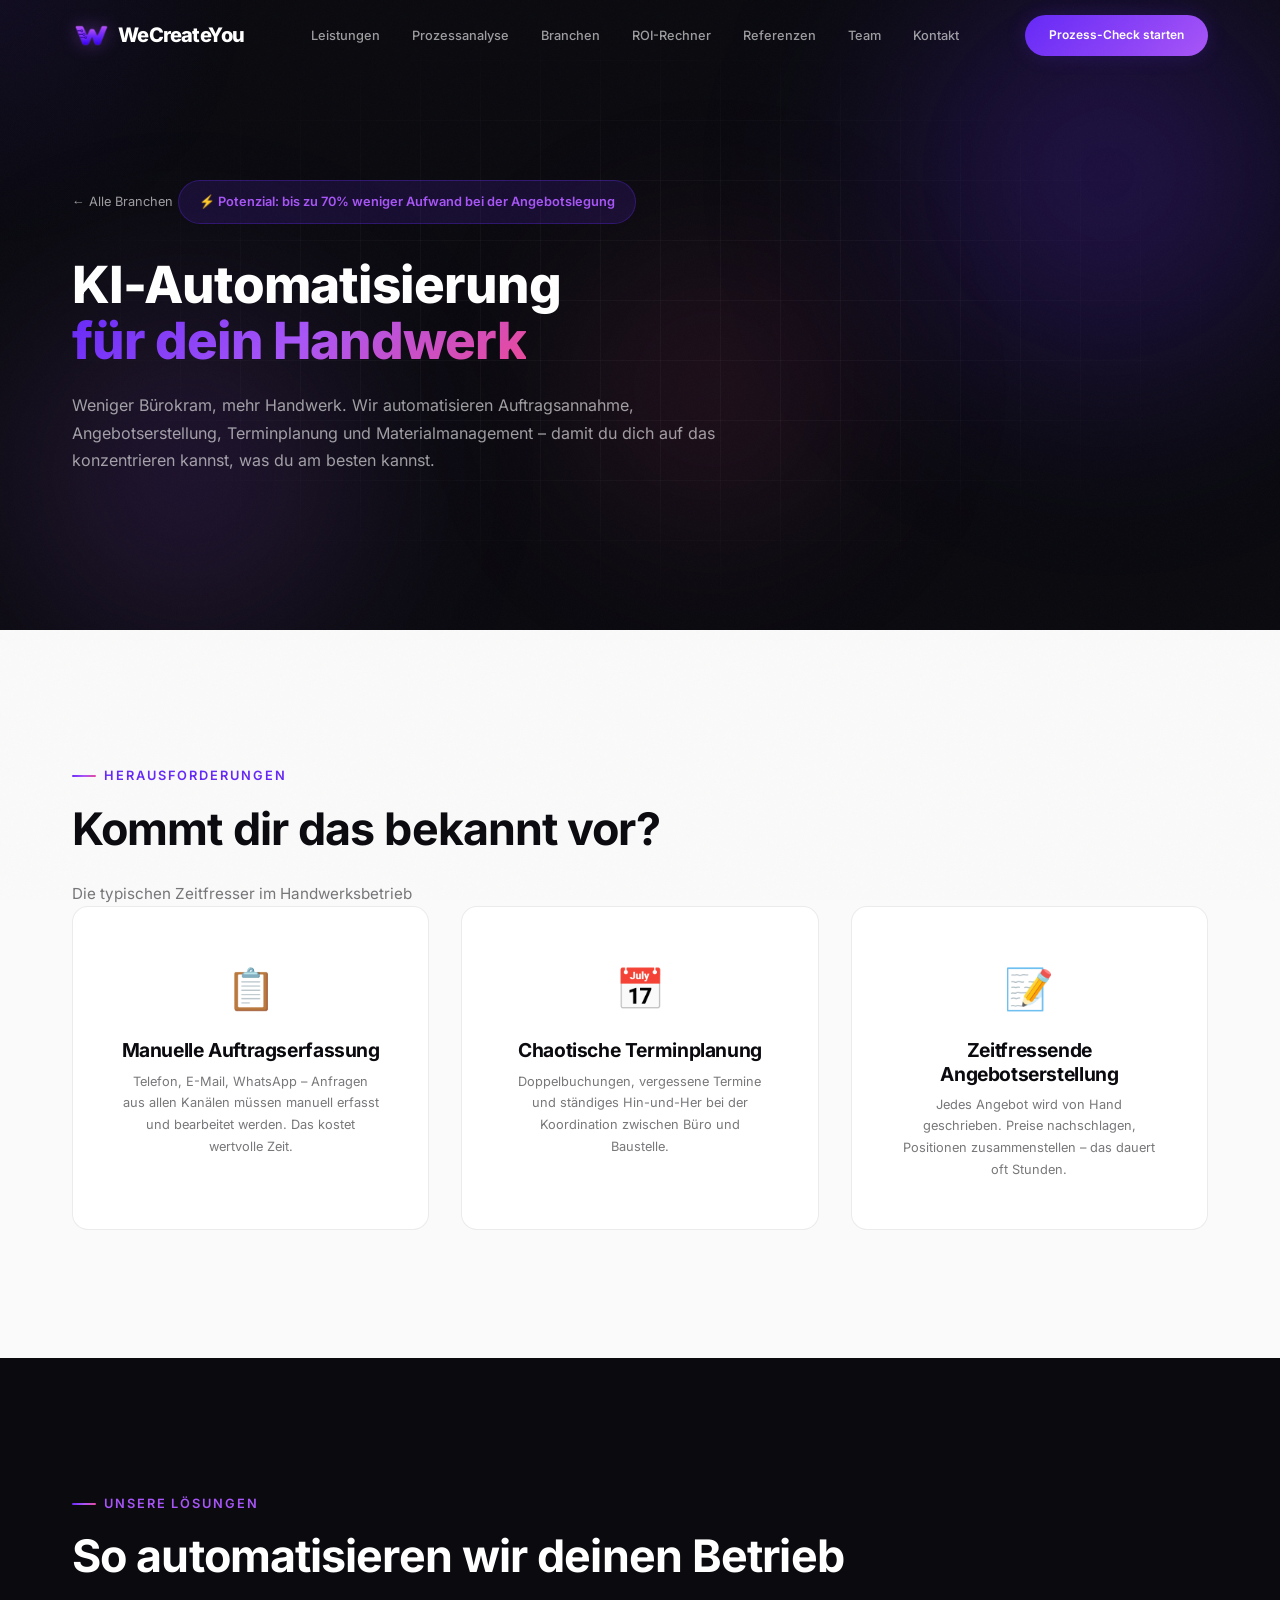
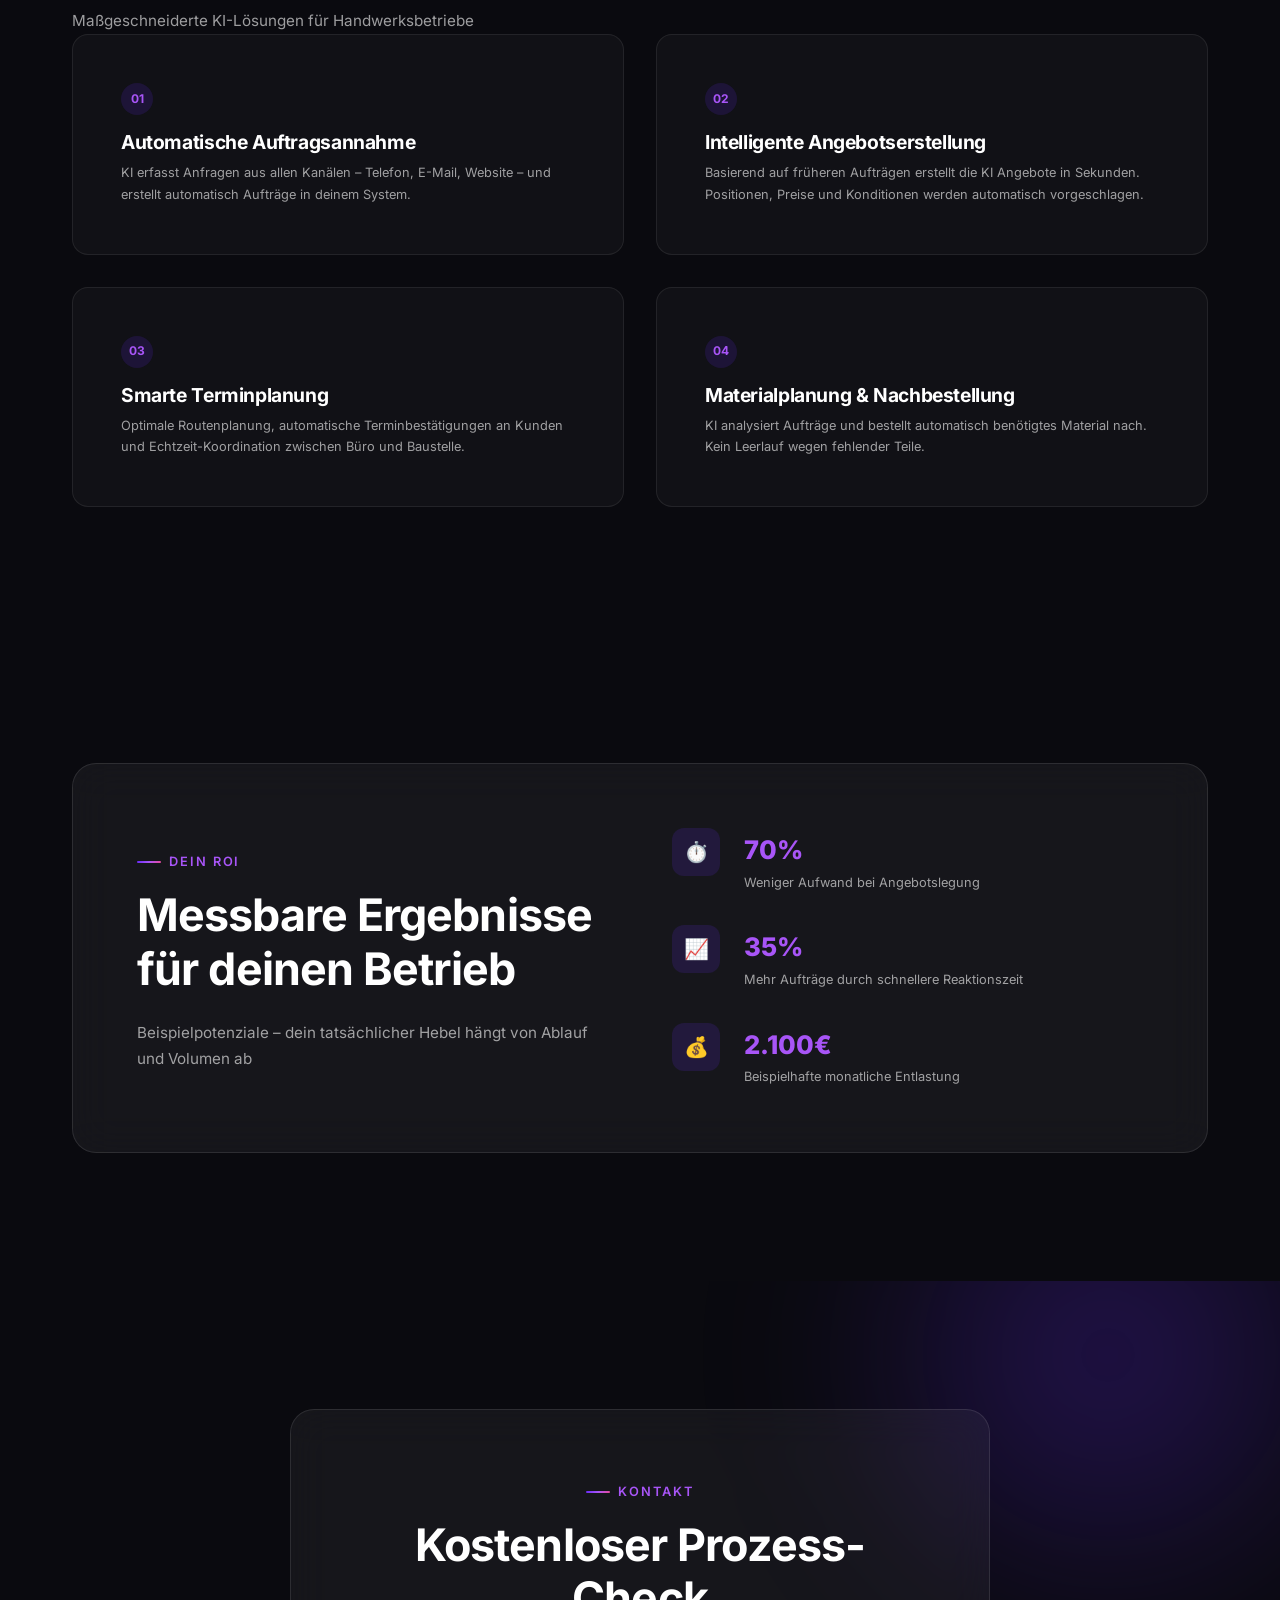
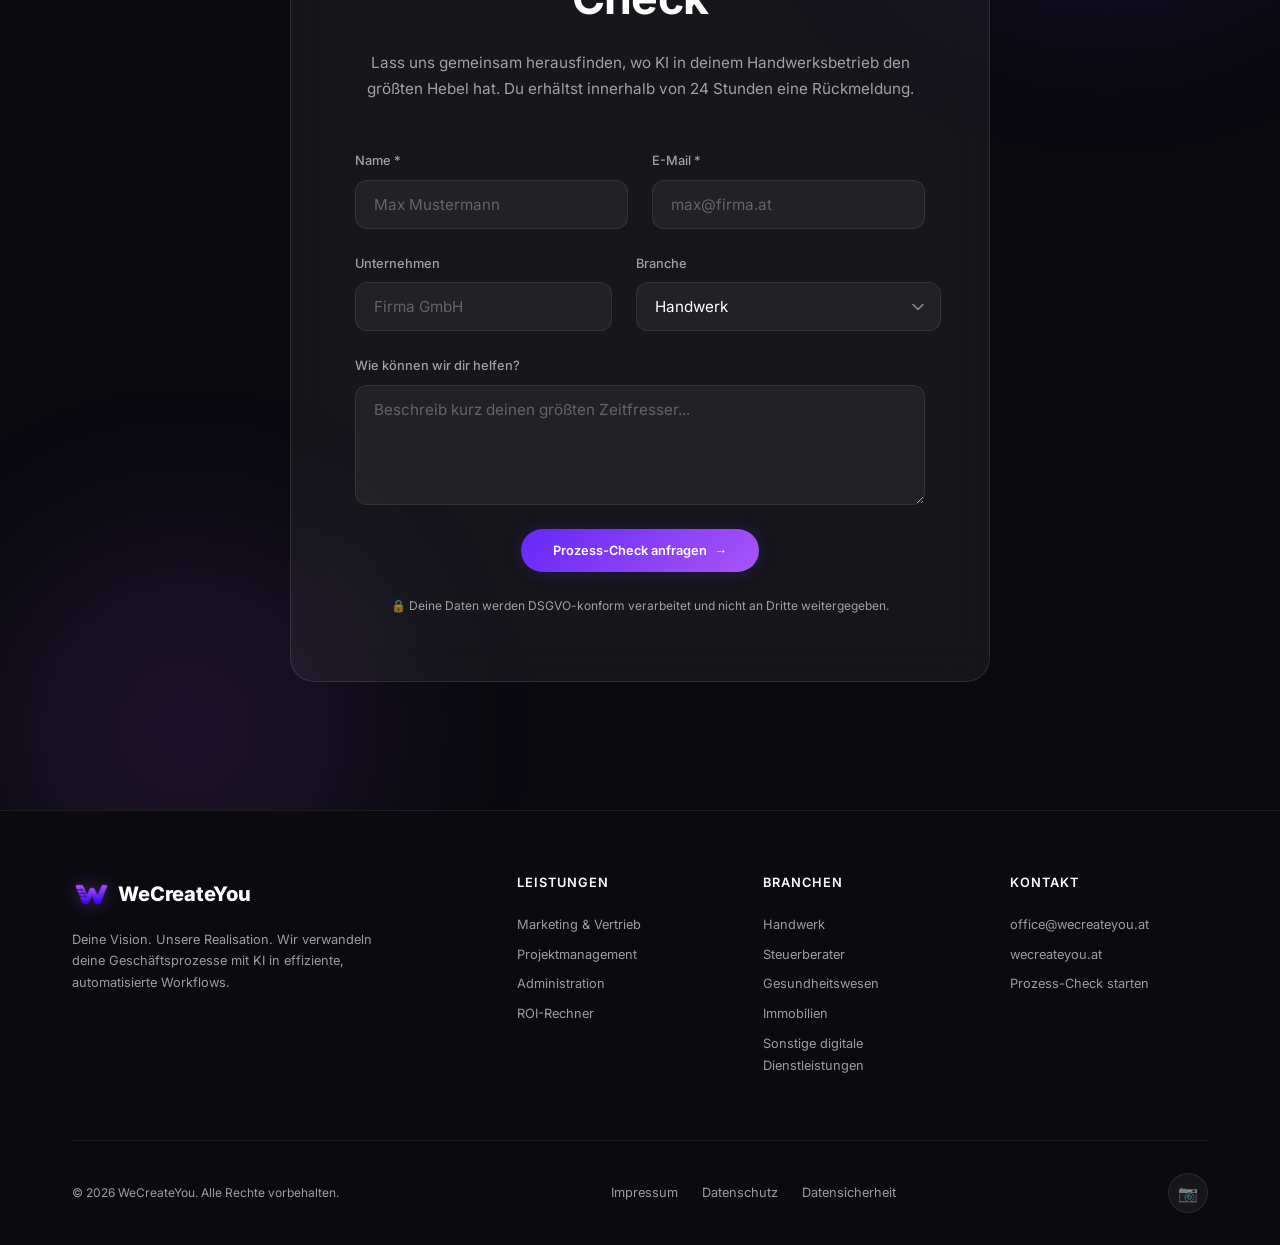
<file: branchen/handwerk.html>
<!DOCTYPE html>
<html lang="de-AT">
<head>
  <meta charset="UTF-8">
  <meta name="viewport" content="width=device-width, initial-scale=1.0">
  <title>Digitalisierung &amp; KI fürs Handwerk | WeCreateYou</title>
  <meta name="description" content="WeCreateYou digitalisiert Abläufe im Handwerk: weniger Büroarbeit bei Anfragen, Angeboten, Terminen und Material – persönlich aus der Steiermark.">
  <meta name="robots" content="index, follow, max-image-preview:large, max-snippet:-1">
  <meta name="author" content="WeCreateYou">
  <link rel="canonical" href="https://wecreateyou.at/branchen/handwerk.html">
  <link rel="alternate" hreflang="de-AT" href="https://wecreateyou.at/branchen/handwerk.html">
  <link rel="alternate" hreflang="x-default" href="https://wecreateyou.at/branchen/handwerk.html">
  <link rel="alternate" type="text/plain" href="https://wecreateyou.at/llms.txt" title="WeCreateYou – Unternehmensprofil für KI-Systeme">

  <!-- Geo / Local SEO -->
  <meta name="geo.region" content="AT-6">
  <meta name="geo.placename" content="Gleisdorf">
  <meta name="geo.position" content="47.1050;15.7080">
  <meta name="ICBM" content="47.1050, 15.7080">

  <!-- Open Graph -->
  <meta property="og:site_name" content="WeCreateYou">
  <meta property="og:title" content="Digitalisierung &amp; KI fürs Handwerk | WeCreateYou">
  <meta property="og:description" content="Weniger Büroarbeit bei Anfragen, Angeboten, Terminen und Material – persönlich digitalisiert aus der Steiermark.">
  <meta property="og:type" content="website">
  <meta property="og:url" content="https://wecreateyou.at/branchen/handwerk.html">
  <meta property="og:locale" content="de_AT">
  <meta property="og:image" content="https://wecreateyou.at/assets/og/og-image.png">
  <meta property="og:image:width" content="1200">
  <meta property="og:image:height" content="630">
  <meta property="og:image:alt" content="WeCreateYou – Digitalisierung und KI-Automatisierung für KMU">

  <!-- Twitter -->
  <meta name="twitter:card" content="summary_large_image">
  <meta name="twitter:title" content="Digitalisierung &amp; KI fürs Handwerk | WeCreateYou">
  <meta name="twitter:description" content="Weniger Büroarbeit bei Anfragen, Angeboten, Terminen und Material – persönlich digitalisiert aus der Steiermark.">
  <meta name="twitter:image" content="https://wecreateyou.at/assets/og/og-image.png">
  <meta name="twitter:image:alt" content="WeCreateYou – Digitalisierung und KI-Automatisierung für KMU">

  <!-- Icons & Theme -->
  <link rel="icon" type="image/png" sizes="48x48" href="/assets/brand/logo-tech-48.png">
  <link rel="icon" type="image/png" sizes="192x192" href="/assets/brand/logo-tech-192.png">
  <link rel="apple-touch-icon" sizes="180x180" href="/assets/brand/logo-tech-180.png">
  <link rel="manifest" href="/site.webmanifest">
  <meta name="theme-color" content="#6528F7">

  <!-- Performance -->
  <link rel="preload" href="../assets/fonts/inter-latin-var.woff2" as="font" type="font/woff2" crossorigin>
  <link rel="stylesheet" href="../css/style.css?v=20261005b">

  <!-- ===== Structured Data (JSON-LD) ===== -->
  <script type="application/ld+json">
{
  "@context": "https://schema.org",
  "@graph": [
    {
      "@type": "WebPage",
      "@id": "https://wecreateyou.at/branchen/handwerk.html#webpage",
      "url": "https://wecreateyou.at/branchen/handwerk.html",
      "name": "Digitalisierung & KI fürs Handwerk | WeCreateYou",
      "description": "Digitale Abläufe für weniger Büroarbeit bei Anfragen, Angeboten, Terminen und Material im Handwerk.",
      "isPartOf": { "@id": "https://wecreateyou.at/#website" },
      "about": { "@id": "https://wecreateyou.at/branchen/handwerk.html#service" },
      "inLanguage": "de-AT"
    },
    {
      "@type": "Service",
      "@id": "https://wecreateyou.at/branchen/handwerk.html#service",
      "name": "KI-Automatisierung für Handwerksbetriebe",
      "serviceType": "Digitalisierung für Handwerk",
      "url": "https://wecreateyou.at/branchen/handwerk.html",
      "description": "Automatisiere Auftragsannahme, Terminplanung und Materialmanagement in deinem Handwerksbetrieb mit KI.",
      "provider": {
        "@type": "ProfessionalService",
        "@id": "https://wecreateyou.at/#organization",
        "name": "WeCreateYou"
      },
      "areaServed": {
        "@type": "Country",
        "name": "Österreich"
      }
    },
    {
      "@type": "BreadcrumbList",
      "itemListElement": [
        {
          "@type": "ListItem",
          "position": 1,
          "name": "Startseite",
          "item": "https://wecreateyou.at/"
        },
        {
          "@type": "ListItem",
          "position": 2,
          "name": "Branchen",
          "item": "https://wecreateyou.at/#branchen"
        },
        {
          "@type": "ListItem",
          "position": 3,
          "name": "Handwerk",
          "item": "https://wecreateyou.at/branchen/handwerk.html"
        }
      ]
    }
  ]
}
  </script>
</head>
<body>

  <!-- ===== NAVIGATION ===== -->
  <nav class="nav" id="main-nav">
    <div class="nav__inner">
      <a href="/" class="nav__logo" id="nav-logo">
        <span class="nav__logo-icon"><img src="../assets/brand/logo-tech-48.png" alt="" width="32" height="32"></span>
        WeCreateYou
      </a>
      <div class="nav__links" id="nav-links">
        <a href="/#services" class="nav__link">Leistungen</a>
        <a href="/#process-intelligence" class="nav__link">Prozessanalyse</a>
        <a href="/#branchen" class="nav__link">Branchen</a>
        <a href="/#roi" class="nav__link">ROI-Rechner</a>
        <a href="/referenzen.html" class="nav__link">Referenzen</a>
        <a href="/#team" class="nav__link">Team</a>
        <a href="/#kontakt" class="nav__link">Kontakt</a>
      </div>
      <a href="/#kontakt" class="btn btn--primary nav__cta" id="nav-cta">
        Prozess-Check starten
      </a>
      <button class="nav__toggle" id="nav-toggle" aria-label="Menü öffnen" aria-expanded="false" aria-controls="nav-mobile">
        <span></span>
        <span></span>
        <span></span>
      </button>
    </div>
  </nav>

  <!-- Mobile Nav Overlay -->
  <div class="nav__mobile" id="nav-mobile">
    <a href="/#services" class="nav__link">Leistungen</a>
    <a href="/#process-intelligence" class="nav__link">Prozessanalyse</a>
    <a href="/#branchen" class="nav__link">Branchen</a>
    <a href="/#roi" class="nav__link">ROI-Rechner</a>
    <a href="/referenzen.html" class="nav__link">Referenzen</a>
    <a href="/#team" class="nav__link">Team</a>
    <a href="/#kontakt" class="nav__link">Kontakt</a>
    <a href="/#kontakt" class="btn btn--primary" style="margin-top: 1rem;">Prozess-Check starten</a>
  </div>

  <main>

    <!-- ===== BRANCH HERO ===== -->
    <section class="branch-hero" id="branch-hero">
      <div class="hero__bg">
        <div class="hero__orb hero__orb--1"></div>
        <div class="hero__orb hero__orb--2"></div>
        <div class="hero__orb hero__orb--3"></div>
        <div class="hero__grid"></div>
      </div>
      <div class="container">
        <div class="branch-hero__content">
          <a href="/#branchen" class="branch-hero__back">← Alle Branchen</a>
          <div class="branch-hero__kpi">⚡ Potenzial: bis zu 70% weniger Aufwand bei der Angebotslegung</div>
          <h1 class="branch-hero__title">
            KI-Automatisierung<br><span class="text-gradient">für dein Handwerk</span>
          </h1>
          <p class="branch-hero__subtitle">
            Weniger Bürokram, mehr Handwerk. Wir automatisieren Auftragsannahme, Angebotserstellung, Terminplanung und Materialmanagement – damit du dich auf das konzentrieren kannst, was du am besten kannst.
          </p>
        </div>
      </div>
    </section>

    <!-- ===== PAIN POINTS ===== -->
    <section class="section section--light" id="pain-points">
      <div class="container">
        <span class="section-label reveal">Herausforderungen</span>
        <h2 class="section-title reveal">Kommt dir das bekannt vor?</h2>
        <p class="section-subtitle reveal">Die typischen Zeitfresser im Handwerksbetrieb</p>
        <div class="pain-points__grid">
          <div class="pain-point reveal">
            <div class="pain-point__icon">📋</div>
            <h3 class="pain-point__title">Manuelle Auftragserfassung</h3>
            <p class="pain-point__text">Telefon, E-Mail, WhatsApp – Anfragen aus allen Kanälen müssen manuell erfasst und bearbeitet werden. Das kostet wertvolle Zeit.</p>
          </div>
          <div class="pain-point reveal reveal--delay-1">
            <div class="pain-point__icon">📅</div>
            <h3 class="pain-point__title">Chaotische Terminplanung</h3>
            <p class="pain-point__text">Doppelbuchungen, vergessene Termine und ständiges Hin-und-Her bei der Koordination zwischen Büro und Baustelle.</p>
          </div>
          <div class="pain-point reveal reveal--delay-2">
            <div class="pain-point__icon">📝</div>
            <h3 class="pain-point__title">Zeitfressende Angebotserstellung</h3>
            <p class="pain-point__text">Jedes Angebot wird von Hand geschrieben. Preise nachschlagen, Positionen zusammenstellen – das dauert oft Stunden.</p>
          </div>
        </div>
      </div>
    </section>

    <!-- ===== SOLUTIONS ===== -->
    <section class="section section--dark" id="solutions">
      <div class="container">
        <span class="section-label reveal">Unsere Lösungen</span>
        <h2 class="section-title reveal">So automatisieren wir deinen Betrieb</h2>
        <p class="section-subtitle reveal">Maßgeschneiderte KI-Lösungen für Handwerksbetriebe</p>
        <div class="solutions__grid">
          <div class="solution-card reveal">
            <div class="solution-card__number">01</div>
            <h3 class="solution-card__title">Automatische Auftragsannahme</h3>
            <p class="solution-card__text">KI erfasst Anfragen aus allen Kanälen – Telefon, E-Mail, Website – und erstellt automatisch Aufträge in deinem System.</p>
          </div>
          <div class="solution-card reveal reveal--delay-1">
            <div class="solution-card__number">02</div>
            <h3 class="solution-card__title">Intelligente Angebotserstellung</h3>
            <p class="solution-card__text">Basierend auf früheren Aufträgen erstellt die KI Angebote in Sekunden. Positionen, Preise und Konditionen werden automatisch vorgeschlagen.</p>
          </div>
          <div class="solution-card reveal">
            <div class="solution-card__number">03</div>
            <h3 class="solution-card__title">Smarte Terminplanung</h3>
            <p class="solution-card__text">Optimale Routenplanung, automatische Terminbestätigungen an Kunden und Echtzeit-Koordination zwischen Büro und Baustelle.</p>
          </div>
          <div class="solution-card reveal reveal--delay-1">
            <div class="solution-card__number">04</div>
            <h3 class="solution-card__title">Materialplanung &amp; Nachbestellung</h3>
            <p class="solution-card__text">KI analysiert Aufträge und bestellt automatisch benötigtes Material nach. Kein Leerlauf wegen fehlender Teile.</p>
          </div>
        </div>
      </div>
    </section>

    <!-- ===== BRANCH ROI ===== -->
    <section class="section section--dark" id="branch-roi">
      <div class="container">
        <div class="branch-roi__card reveal">
          <div>
            <span class="section-label">Dein ROI</span>
            <h2 class="section-title">Messbare Ergebnisse für deinen Betrieb</h2>
            <p class="section-subtitle">Beispielpotenziale – dein tatsächlicher Hebel hängt von Ablauf und Volumen ab</p>
          </div>
          <div class="branch-roi__metrics">
            <div class="branch-roi__metric">
              <div class="branch-roi__metric-icon">⏱️</div>
              <div>
                <div class="branch-roi__metric-value">70%</div>
                <div class="branch-roi__metric-label">Weniger Aufwand bei Angebotslegung</div>
              </div>
            </div>
            <div class="branch-roi__metric">
              <div class="branch-roi__metric-icon">📈</div>
              <div>
                <div class="branch-roi__metric-value">35%</div>
                <div class="branch-roi__metric-label">Mehr Aufträge durch schnellere Reaktionszeit</div>
              </div>
            </div>
            <div class="branch-roi__metric">
              <div class="branch-roi__metric-icon">💰</div>
              <div>
                <div class="branch-roi__metric-value">2.100€</div>
                <div class="branch-roi__metric-label">Beispielhafte monatliche Entlastung</div>
              </div>
            </div>
          </div>
        </div>
      </div>
    </section>

    <!-- ===== CONTACT / CTA ===== -->
    <section class="section section--dark contact" id="branch-kontakt">
      <div class="hero__bg">
        <div class="hero__orb hero__orb--1"></div>
        <div class="hero__orb hero__orb--2"></div>
      </div>
      <div class="container">
        <div class="contact__card reveal--scale reveal">
          <div class="contact__header">
            <span class="section-label">Kontakt</span>
            <h2 class="section-title">Kostenloser Prozess-Check</h2>
            <p class="section-subtitle mx-auto" style="text-align: center;">
              Lass uns gemeinsam herausfinden, wo KI in deinem Handwerksbetrieb den größten Hebel hat.
              Du erhältst innerhalb von 24 Stunden eine Rückmeldung.
            </p>
          </div>

          <form class="contact-form" id="branch-contact-form" action="/contact.php" method="POST">
            <div class="contact-form__row">
              <div class="contact-form__group">
                <label class="contact-form__label" for="branch-contact-name">Name *</label>
                <input type="text" class="contact-form__input" id="branch-contact-name" name="name" placeholder="Max Mustermann" required>
              </div>
              <div class="contact-form__group">
                <label class="contact-form__label" for="branch-contact-email">E-Mail *</label>
                <input type="email" class="contact-form__input" id="branch-contact-email" name="email" placeholder="max@firma.at" required>
              </div>
            </div>
            <div class="contact-form__row">
              <div class="contact-form__group">
                <label class="contact-form__label" for="branch-contact-company">Unternehmen</label>
                <input type="text" class="contact-form__input" id="branch-contact-company" name="company" placeholder="Firma GmbH">
              </div>
              <div class="contact-form__group">
                <label class="contact-form__label" for="branch-contact-branch">Branche</label>
                <select class="contact-form__select" id="branch-contact-branch" name="branch">
                  <option value="">Branche wählen...</option>
                  <option value="handwerk" selected>Handwerk</option>
                  <option value="steuerberater">Steuerberater / Recht</option>
                  <option value="gesundheit">Gesundheitswesen</option>
                  <option value="immobilien">Immobilien</option>
                  <option value="sonstige-digitale-dienstleistungen">Sonstige digitale Dienstleistungen</option>
                  <option value="andere">Andere Branche</option>
                </select>
              </div>
            </div>
            <div class="contact-form__group">
              <label class="contact-form__label" for="branch-contact-message">Wie können wir dir helfen?</label>
              <textarea class="contact-form__textarea" id="branch-contact-message" name="message" placeholder="Beschreib kurz deinen größten Zeitfresser..."></textarea>
            </div>
            <div style="position:absolute; left:-9999px; width:1px; height:1px; overflow:hidden;" aria-hidden="true">
              <label for="branch-contact-website">Website</label>
              <input type="text" id="branch-contact-website" name="website" tabindex="-1" autocomplete="off">
            </div>
            <button type="submit" class="btn btn--primary contact-form__submit" id="branch-contact-submit">
              Prozess-Check anfragen
              <span class="btn-arrow">→</span>
            </button>
            <p class="contact-form__note" id="contact-form-note">
              🔒 Deine Daten werden DSGVO-konform verarbeitet und nicht an Dritte weitergegeben.
            </p>
          </form>
        </div>
      </div>
    </section>

  </main>

  <!-- ===== FOOTER ===== -->
  <footer class="footer" id="footer">
    <div class="container">
      <div class="footer__grid">
        <div class="footer__brand">
          <div class="footer__logo">
            <span class="nav__logo-icon"><img src="../assets/brand/logo-tech-48.png" alt="" width="32" height="32"></span>
            WeCreateYou
          </div>
          <p class="footer__description">
            Deine Vision. Unsere Realisation. Wir verwandeln deine Geschäftsprozesse mit KI in effiziente, automatisierte Workflows.
          </p>
        </div>

        <div>
          <h4 class="footer__heading">Leistungen</h4>
          <div class="footer__links">
            <a href="/#services" class="footer__link">Marketing &amp; Vertrieb</a>
            <a href="/#services" class="footer__link">Projektmanagement</a>
            <a href="/#services" class="footer__link">Administration</a>
            <a href="/#roi" class="footer__link">ROI-Rechner</a>
          </div>
        </div>

        <div>
          <h4 class="footer__heading">Branchen</h4>
          <div class="footer__links">
            <a href="/branchen/handwerk.html" class="footer__link">Handwerk</a>
            <a href="/branchen/steuerberater.html" class="footer__link">Steuerberater</a>
            <a href="/branchen/gesundheitswesen.html" class="footer__link">Gesundheitswesen</a>
            <a href="/branchen/immobilien.html" class="footer__link">Immobilien</a>
            <a href="/branchen/sonstige-digitale-dienstleistungen.html" class="footer__link">Sonstige digitale Dienstleistungen</a>
          </div>
        </div>

        <div>
          <h4 class="footer__heading">Kontakt</h4>
          <div class="footer__links">
            <a href="mailto:office@wecreateyou.at" class="footer__link">office@wecreateyou.at</a>
            <a href="https://wecreateyou.at" class="footer__link" target="_blank">wecreateyou.at</a>
            <a href="/#kontakt" class="footer__link">Prozess-Check starten</a>
          </div>
        </div>
      </div>

      <div class="footer__bottom">
        <p>&copy; 2026 WeCreateYou. Alle Rechte vorbehalten.</p>
        <nav class="footer__legal" aria-label="Rechtliches">
          <a href="/impressum.html">Impressum</a>
          <a href="/datenschutz.html">Datenschutz</a>
          <a href="/datensicherheit.html">Datensicherheit</a>
        </nav>
        <div class="footer__social">
          <a href="https://www.instagram.com/wecreateyou.at/" class="footer__social-link" aria-label="WeCreateYou auf Instagram" target="_blank" rel="noopener noreferrer">📷</a>
        </div>
      </div>
    </div>
  </footer>

  <script src="../js/main.js?v=20261005b" defer></script>
</body>
</html>
</file>
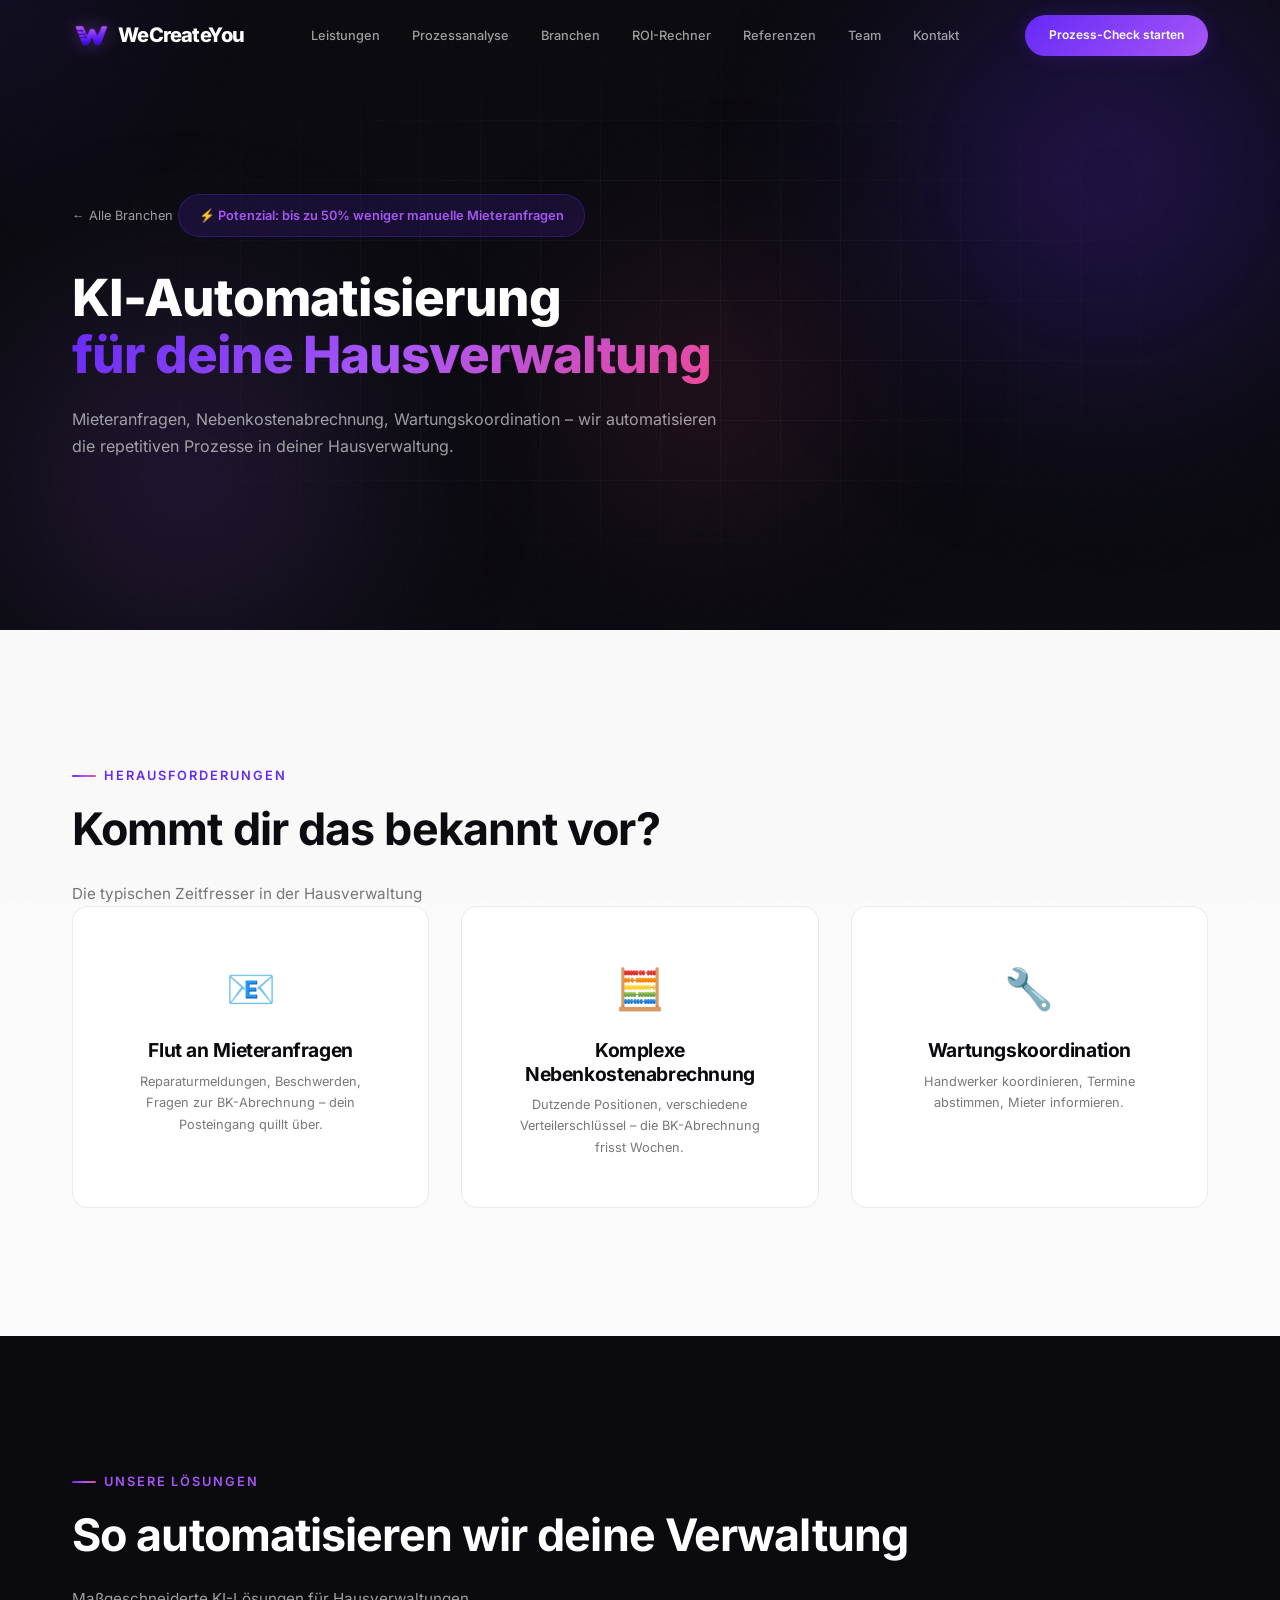
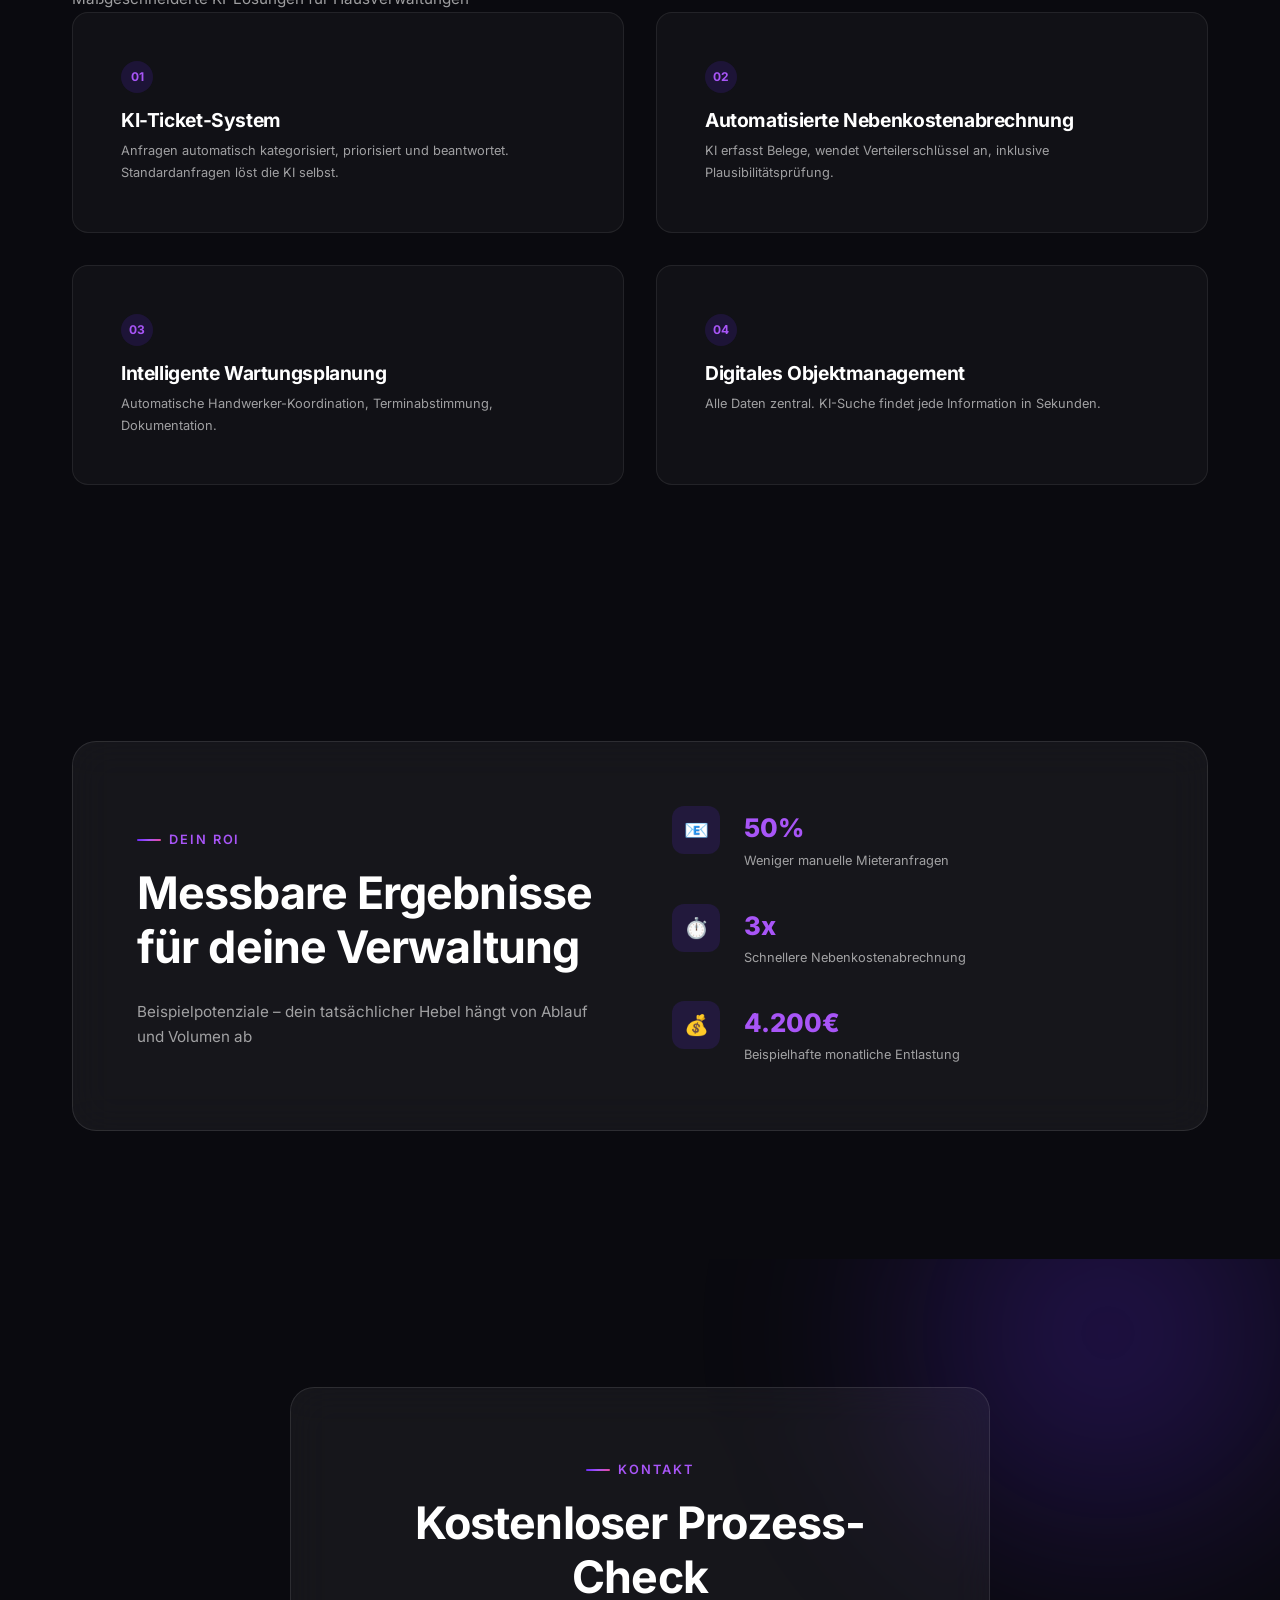
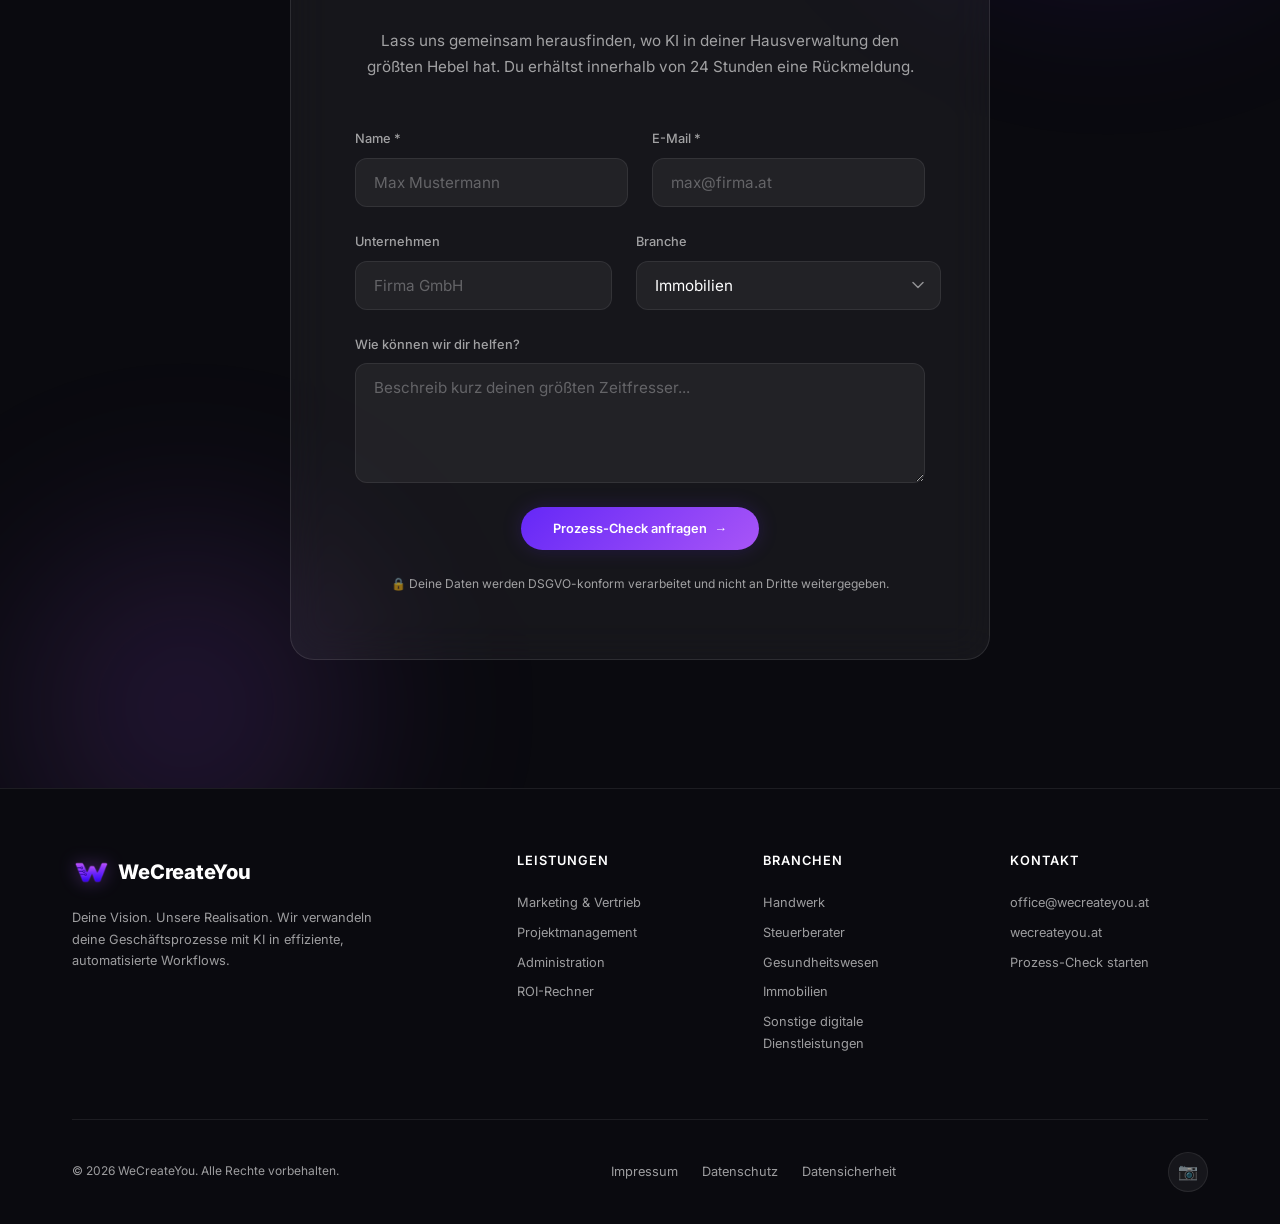
<file: branchen/immobilien.html>
<!DOCTYPE html>
<html lang="de-AT">
<head>
  <meta charset="UTF-8">
  <meta name="viewport" content="width=device-width, initial-scale=1.0">
  <title>Digitalisierung für Immobilien &amp; Hausverwaltung | WeCreateYou</title>
  <meta name="description" content="Weniger Verwaltungsaufwand: WeCreateYou digitalisiert Mieteranfragen, Objektinformationen und wiederkehrende Abläufe in der Hausverwaltung.">
  <meta name="robots" content="index, follow, max-image-preview:large, max-snippet:-1">
  <meta name="author" content="WeCreateYou">
  <link rel="canonical" href="https://wecreateyou.at/branchen/immobilien.html">
  <link rel="alternate" hreflang="de-AT" href="https://wecreateyou.at/branchen/immobilien.html">
  <link rel="alternate" hreflang="x-default" href="https://wecreateyou.at/branchen/immobilien.html">
  <link rel="alternate" type="text/plain" href="https://wecreateyou.at/llms.txt" title="WeCreateYou – Unternehmensprofil für KI-Systeme">

  <!-- Geo / Local SEO -->
  <meta name="geo.region" content="AT-6">
  <meta name="geo.placename" content="Gleisdorf">
  <meta name="geo.position" content="47.1050;15.7080">
  <meta name="ICBM" content="47.1050, 15.7080">

  <!-- Open Graph -->
  <meta property="og:site_name" content="WeCreateYou">
  <meta property="og:title" content="Digitalisierung für Immobilien &amp; Hausverwaltung | WeCreateYou">
  <meta property="og:description" content="Weniger Verwaltungsaufwand durch digitale Mieteranfragen, Objektinformationen und verbundene Abläufe.">
  <meta property="og:type" content="website">
  <meta property="og:url" content="https://wecreateyou.at/branchen/immobilien.html">
  <meta property="og:locale" content="de_AT">
  <meta property="og:image" content="https://wecreateyou.at/assets/og/og-image.png">
  <meta property="og:image:width" content="1200">
  <meta property="og:image:height" content="630">
  <meta property="og:image:alt" content="WeCreateYou – Digitalisierung und KI-Automatisierung für KMU">

  <!-- Twitter -->
  <meta name="twitter:card" content="summary_large_image">
  <meta name="twitter:title" content="Digitalisierung für Immobilien &amp; Hausverwaltung | WeCreateYou">
  <meta name="twitter:description" content="Weniger Verwaltungsaufwand durch digitale Mieteranfragen, Objektinformationen und verbundene Abläufe.">
  <meta name="twitter:image" content="https://wecreateyou.at/assets/og/og-image.png">
  <meta name="twitter:image:alt" content="WeCreateYou – Digitalisierung und KI-Automatisierung für KMU">

  <!-- Icons & Theme -->
  <link rel="icon" type="image/png" sizes="48x48" href="/assets/brand/logo-tech-48.png">
  <link rel="icon" type="image/png" sizes="192x192" href="/assets/brand/logo-tech-192.png">
  <link rel="apple-touch-icon" sizes="180x180" href="/assets/brand/logo-tech-180.png">
  <link rel="manifest" href="/site.webmanifest">
  <meta name="theme-color" content="#6528F7">

  <!-- Performance -->
  <link rel="preload" href="../assets/fonts/inter-latin-var.woff2" as="font" type="font/woff2" crossorigin>
  <link rel="stylesheet" href="../css/style.css?v=20261005b">

  <!-- ===== Structured Data (JSON-LD) ===== -->
  <script type="application/ld+json">
{
  "@context": "https://schema.org",
  "@graph": [
    {
      "@type": "WebPage",
      "@id": "https://wecreateyou.at/branchen/immobilien.html#webpage",
      "url": "https://wecreateyou.at/branchen/immobilien.html",
      "name": "Digitalisierung für Immobilien & Hausverwaltung | WeCreateYou",
      "description": "Digitale Mieteranfragen, Objektinformationen und wiederkehrende Abläufe in der Hausverwaltung.",
      "isPartOf": { "@id": "https://wecreateyou.at/#website" },
      "about": { "@id": "https://wecreateyou.at/branchen/immobilien.html#service" },
      "inLanguage": "de-AT"
    },
    {
      "@type": "Service",
      "@id": "https://wecreateyou.at/branchen/immobilien.html#service",
      "name": "KI-Automatisierung für Immobilien & Hausverwaltung",
      "serviceType": "Digitalisierung für Immobilienverwaltung",
      "url": "https://wecreateyou.at/branchen/immobilien.html",
      "description": "Automatisierte Mieteranfragen, Objektverwaltung und KI-gestützte Nebenkostenabrechnung.",
      "provider": {
        "@type": "ProfessionalService",
        "@id": "https://wecreateyou.at/#organization",
        "name": "WeCreateYou"
      },
      "areaServed": {
        "@type": "Country",
        "name": "Österreich"
      }
    },
    {
      "@type": "BreadcrumbList",
      "itemListElement": [
        {
          "@type": "ListItem",
          "position": 1,
          "name": "Startseite",
          "item": "https://wecreateyou.at/"
        },
        {
          "@type": "ListItem",
          "position": 2,
          "name": "Branchen",
          "item": "https://wecreateyou.at/#branchen"
        },
        {
          "@type": "ListItem",
          "position": 3,
          "name": "Immobilien & Hausverwaltung",
          "item": "https://wecreateyou.at/branchen/immobilien.html"
        }
      ]
    }
  ]
}
  </script>
</head>
<body>

  <!-- ===== NAVIGATION ===== -->
  <nav class="nav" id="main-nav">
    <div class="nav__inner">
      <a href="/" class="nav__logo" id="nav-logo">
        <span class="nav__logo-icon"><img src="../assets/brand/logo-tech-48.png" alt="" width="32" height="32"></span>
        WeCreateYou
      </a>
      <div class="nav__links" id="nav-links">
        <a href="/#services" class="nav__link">Leistungen</a>
        <a href="/#process-intelligence" class="nav__link">Prozessanalyse</a>
        <a href="/#branchen" class="nav__link">Branchen</a>
        <a href="/#roi" class="nav__link">ROI-Rechner</a>
        <a href="/referenzen.html" class="nav__link">Referenzen</a>
        <a href="/#team" class="nav__link">Team</a>
        <a href="/#kontakt" class="nav__link">Kontakt</a>
      </div>
      <a href="/#kontakt" class="btn btn--primary nav__cta" id="nav-cta">
        Prozess-Check starten
      </a>
      <button class="nav__toggle" id="nav-toggle" aria-label="Menü öffnen" aria-expanded="false" aria-controls="nav-mobile">
        <span></span>
        <span></span>
        <span></span>
      </button>
    </div>
  </nav>

  <!-- Mobile Nav Overlay -->
  <div class="nav__mobile" id="nav-mobile">
    <a href="/#services" class="nav__link">Leistungen</a>
    <a href="/#process-intelligence" class="nav__link">Prozessanalyse</a>
    <a href="/#branchen" class="nav__link">Branchen</a>
    <a href="/#roi" class="nav__link">ROI-Rechner</a>
    <a href="/referenzen.html" class="nav__link">Referenzen</a>
    <a href="/#team" class="nav__link">Team</a>
    <a href="/#kontakt" class="nav__link">Kontakt</a>
    <a href="/#kontakt" class="btn btn--primary" style="margin-top: 1rem;">Prozess-Check starten</a>
  </div>

  <main>

    <!-- ===== BRANCH HERO ===== -->
    <section class="branch-hero" id="branch-hero">
      <div class="hero__bg">
        <div class="hero__orb hero__orb--1"></div>
        <div class="hero__orb hero__orb--2"></div>
        <div class="hero__orb hero__orb--3"></div>
        <div class="hero__grid"></div>
      </div>
      <div class="container">
        <div class="branch-hero__content">
          <a href="/#branchen" class="branch-hero__back">← Alle Branchen</a>
          <div class="branch-hero__kpi">⚡ Potenzial: bis zu 50% weniger manuelle Mieteranfragen</div>
          <h1 class="branch-hero__title">
            KI-Automatisierung<br><span class="text-gradient">für deine Hausverwaltung</span>
          </h1>
          <p class="branch-hero__subtitle">
            Mieteranfragen, Nebenkostenabrechnung, Wartungskoordination – wir automatisieren die repetitiven Prozesse in deiner Hausverwaltung.
          </p>
        </div>
      </div>
    </section>

    <!-- ===== PAIN POINTS ===== -->
    <section class="section section--light" id="pain-points">
      <div class="container">
        <span class="section-label reveal">Herausforderungen</span>
        <h2 class="section-title reveal">Kommt dir das bekannt vor?</h2>
        <p class="section-subtitle reveal">Die typischen Zeitfresser in der Hausverwaltung</p>
        <div class="pain-points__grid">
          <div class="pain-point reveal">
            <div class="pain-point__icon">📧</div>
            <h3 class="pain-point__title">Flut an Mieteranfragen</h3>
            <p class="pain-point__text">Reparaturmeldungen, Beschwerden, Fragen zur BK-Abrechnung – dein Posteingang quillt über.</p>
          </div>
          <div class="pain-point reveal reveal--delay-1">
            <div class="pain-point__icon">🧮</div>
            <h3 class="pain-point__title">Komplexe Nebenkostenabrechnung</h3>
            <p class="pain-point__text">Dutzende Positionen, verschiedene Verteilerschlüssel – die BK-Abrechnung frisst Wochen.</p>
          </div>
          <div class="pain-point reveal reveal--delay-2">
            <div class="pain-point__icon">🔧</div>
            <h3 class="pain-point__title">Wartungskoordination</h3>
            <p class="pain-point__text">Handwerker koordinieren, Termine abstimmen, Mieter informieren.</p>
          </div>
        </div>
      </div>
    </section>

    <!-- ===== SOLUTIONS ===== -->
    <section class="section section--dark" id="solutions">
      <div class="container">
        <span class="section-label reveal">Unsere Lösungen</span>
        <h2 class="section-title reveal">So automatisieren wir deine Verwaltung</h2>
        <p class="section-subtitle reveal">Maßgeschneiderte KI-Lösungen für Hausverwaltungen</p>
        <div class="solutions__grid">
          <div class="solution-card reveal">
            <div class="solution-card__number">01</div>
            <h3 class="solution-card__title">KI-Ticket-System</h3>
            <p class="solution-card__text">Anfragen automatisch kategorisiert, priorisiert und beantwortet. Standardanfragen löst die KI selbst.</p>
          </div>
          <div class="solution-card reveal reveal--delay-1">
            <div class="solution-card__number">02</div>
            <h3 class="solution-card__title">Automatisierte Nebenkostenabrechnung</h3>
            <p class="solution-card__text">KI erfasst Belege, wendet Verteilerschlüssel an, inklusive Plausibilitätsprüfung.</p>
          </div>
          <div class="solution-card reveal">
            <div class="solution-card__number">03</div>
            <h3 class="solution-card__title">Intelligente Wartungsplanung</h3>
            <p class="solution-card__text">Automatische Handwerker-Koordination, Terminabstimmung, Dokumentation.</p>
          </div>
          <div class="solution-card reveal reveal--delay-1">
            <div class="solution-card__number">04</div>
            <h3 class="solution-card__title">Digitales Objektmanagement</h3>
            <p class="solution-card__text">Alle Daten zentral. KI-Suche findet jede Information in Sekunden.</p>
          </div>
        </div>
      </div>
    </section>

    <!-- ===== BRANCH ROI ===== -->
    <section class="section section--dark" id="branch-roi">
      <div class="container">
        <div class="branch-roi__card reveal">
          <div>
            <span class="section-label">Dein ROI</span>
            <h2 class="section-title">Messbare Ergebnisse für deine Verwaltung</h2>
            <p class="section-subtitle">Beispielpotenziale – dein tatsächlicher Hebel hängt von Ablauf und Volumen ab</p>
          </div>
          <div class="branch-roi__metrics">
            <div class="branch-roi__metric">
              <div class="branch-roi__metric-icon">📧</div>
              <div>
                <div class="branch-roi__metric-value">50%</div>
                <div class="branch-roi__metric-label">Weniger manuelle Mieteranfragen</div>
              </div>
            </div>
            <div class="branch-roi__metric">
              <div class="branch-roi__metric-icon">⏱️</div>
              <div>
                <div class="branch-roi__metric-value">3x</div>
                <div class="branch-roi__metric-label">Schnellere Nebenkostenabrechnung</div>
              </div>
            </div>
            <div class="branch-roi__metric">
              <div class="branch-roi__metric-icon">💰</div>
              <div>
                <div class="branch-roi__metric-value">4.200€</div>
                <div class="branch-roi__metric-label">Beispielhafte monatliche Entlastung</div>
              </div>
            </div>
          </div>
        </div>
      </div>
    </section>

    <!-- ===== CONTACT / CTA ===== -->
    <section class="section section--dark contact" id="branch-kontakt">
      <div class="hero__bg">
        <div class="hero__orb hero__orb--1"></div>
        <div class="hero__orb hero__orb--2"></div>
      </div>
      <div class="container">
        <div class="contact__card reveal--scale reveal">
          <div class="contact__header">
            <span class="section-label">Kontakt</span>
            <h2 class="section-title">Kostenloser Prozess-Check</h2>
            <p class="section-subtitle mx-auto" style="text-align: center;">
              Lass uns gemeinsam herausfinden, wo KI in deiner Hausverwaltung den größten Hebel hat.
              Du erhältst innerhalb von 24 Stunden eine Rückmeldung.
            </p>
          </div>

          <form class="contact-form" id="branch-contact-form" action="/contact.php" method="POST">
            <div class="contact-form__row">
              <div class="contact-form__group">
                <label class="contact-form__label" for="branch-contact-name">Name *</label>
                <input type="text" class="contact-form__input" id="branch-contact-name" name="name" placeholder="Max Mustermann" required>
              </div>
              <div class="contact-form__group">
                <label class="contact-form__label" for="branch-contact-email">E-Mail *</label>
                <input type="email" class="contact-form__input" id="branch-contact-email" name="email" placeholder="max@firma.at" required>
              </div>
            </div>
            <div class="contact-form__row">
              <div class="contact-form__group">
                <label class="contact-form__label" for="branch-contact-company">Unternehmen</label>
                <input type="text" class="contact-form__input" id="branch-contact-company" name="company" placeholder="Firma GmbH">
              </div>
              <div class="contact-form__group">
                <label class="contact-form__label" for="branch-contact-branch">Branche</label>
                <select class="contact-form__select" id="branch-contact-branch" name="branch">
                  <option value="">Branche wählen...</option>
                  <option value="handwerk">Handwerk</option>
                  <option value="steuerberater">Steuerberater / Recht</option>
                  <option value="gesundheit">Gesundheitswesen</option>
                  <option value="immobilien" selected>Immobilien</option>
                  <option value="sonstige-digitale-dienstleistungen">Sonstige digitale Dienstleistungen</option>
                  <option value="andere">Andere Branche</option>
                </select>
              </div>
            </div>
            <div class="contact-form__group">
              <label class="contact-form__label" for="branch-contact-message">Wie können wir dir helfen?</label>
              <textarea class="contact-form__textarea" id="branch-contact-message" name="message" placeholder="Beschreib kurz deinen größten Zeitfresser..."></textarea>
            </div>
            <div style="position:absolute; left:-9999px; width:1px; height:1px; overflow:hidden;" aria-hidden="true">
              <label for="branch-contact-website">Website</label>
              <input type="text" id="branch-contact-website" name="website" tabindex="-1" autocomplete="off">
            </div>
            <button type="submit" class="btn btn--primary contact-form__submit" id="branch-contact-submit">
              Prozess-Check anfragen
              <span class="btn-arrow">→</span>
            </button>
            <p class="contact-form__note" id="contact-form-note">
              🔒 Deine Daten werden DSGVO-konform verarbeitet und nicht an Dritte weitergegeben.
            </p>
          </form>
        </div>
      </div>
    </section>

  </main>

  <!-- ===== FOOTER ===== -->
  <footer class="footer" id="footer">
    <div class="container">
      <div class="footer__grid">
        <div class="footer__brand">
          <div class="footer__logo">
            <span class="nav__logo-icon"><img src="../assets/brand/logo-tech-48.png" alt="" width="32" height="32"></span>
            WeCreateYou
          </div>
          <p class="footer__description">
            Deine Vision. Unsere Realisation. Wir verwandeln deine Geschäftsprozesse mit KI in effiziente, automatisierte Workflows.
          </p>
        </div>

        <div>
          <h4 class="footer__heading">Leistungen</h4>
          <div class="footer__links">
            <a href="/#services" class="footer__link">Marketing &amp; Vertrieb</a>
            <a href="/#services" class="footer__link">Projektmanagement</a>
            <a href="/#services" class="footer__link">Administration</a>
            <a href="/#roi" class="footer__link">ROI-Rechner</a>
          </div>
        </div>

        <div>
          <h4 class="footer__heading">Branchen</h4>
          <div class="footer__links">
            <a href="/branchen/handwerk.html" class="footer__link">Handwerk</a>
            <a href="/branchen/steuerberater.html" class="footer__link">Steuerberater</a>
            <a href="/branchen/gesundheitswesen.html" class="footer__link">Gesundheitswesen</a>
            <a href="/branchen/immobilien.html" class="footer__link">Immobilien</a>
            <a href="/branchen/sonstige-digitale-dienstleistungen.html" class="footer__link">Sonstige digitale Dienstleistungen</a>
          </div>
        </div>

        <div>
          <h4 class="footer__heading">Kontakt</h4>
          <div class="footer__links">
            <a href="mailto:office@wecreateyou.at" class="footer__link">office@wecreateyou.at</a>
            <a href="https://wecreateyou.at" class="footer__link" target="_blank">wecreateyou.at</a>
            <a href="/#kontakt" class="footer__link">Prozess-Check starten</a>
          </div>
        </div>
      </div>

      <div class="footer__bottom">
        <p>&copy; 2026 WeCreateYou. Alle Rechte vorbehalten.</p>
        <nav class="footer__legal" aria-label="Rechtliches">
          <a href="/impressum.html">Impressum</a>
          <a href="/datenschutz.html">Datenschutz</a>
          <a href="/datensicherheit.html">Datensicherheit</a>
        </nav>
        <div class="footer__social">
          <a href="https://www.instagram.com/wecreateyou.at/" class="footer__social-link" aria-label="WeCreateYou auf Instagram" target="_blank" rel="noopener noreferrer">📷</a>
        </div>
      </div>
    </div>
  </footer>

  <script src="../js/main.js?v=20261005b" defer></script>
</body>
</html>
</file>
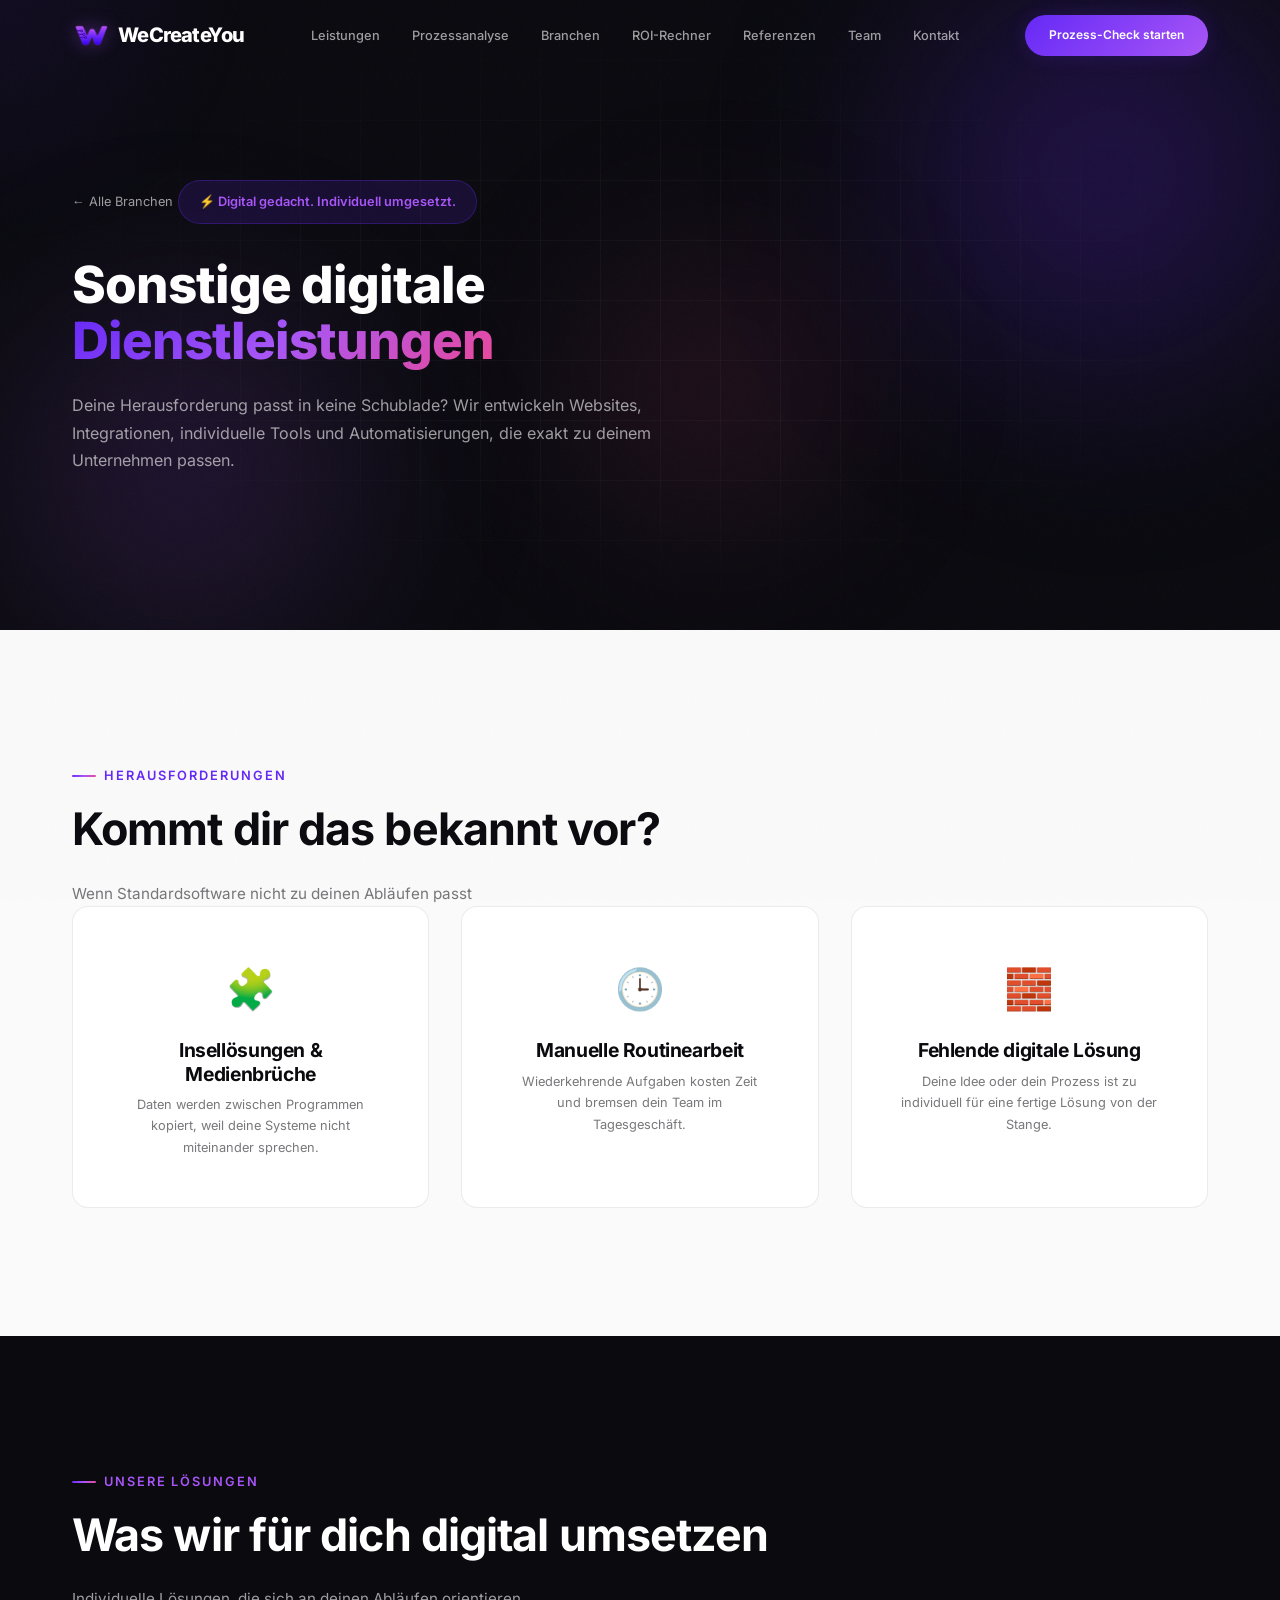
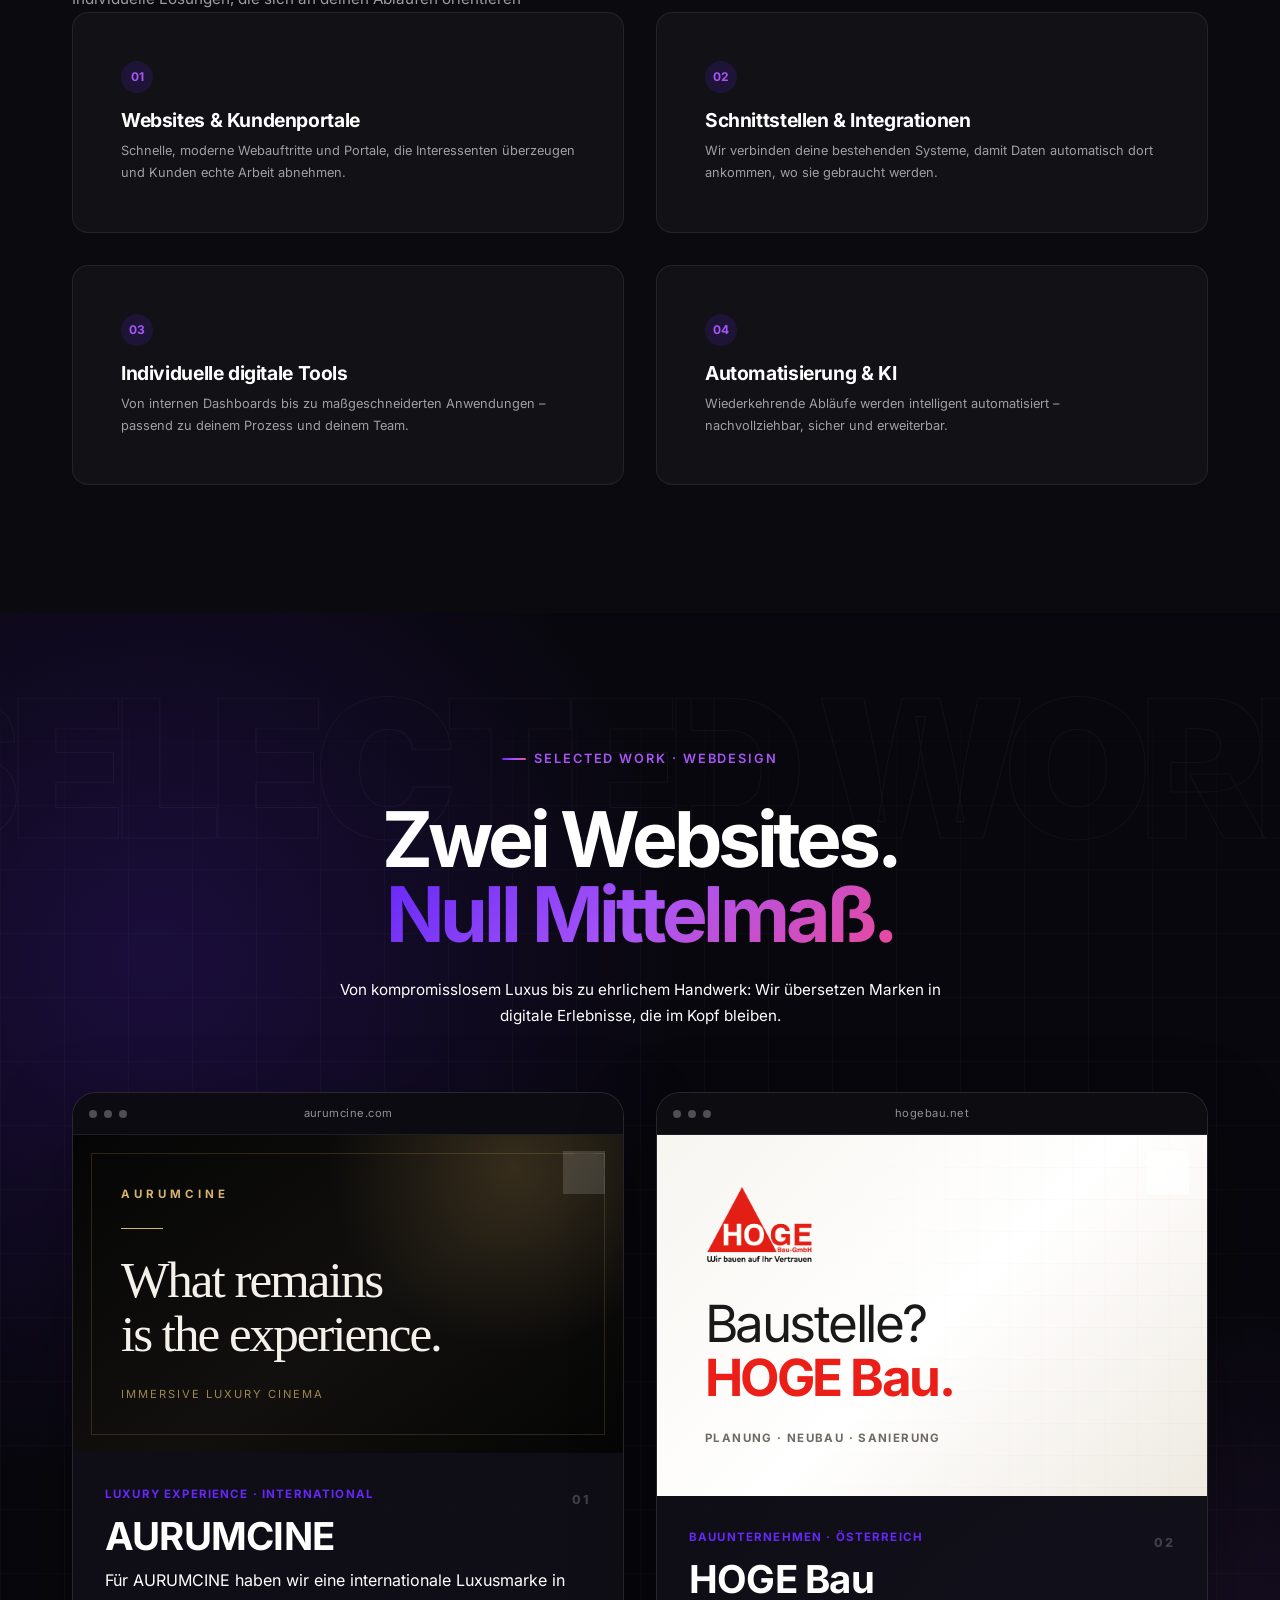
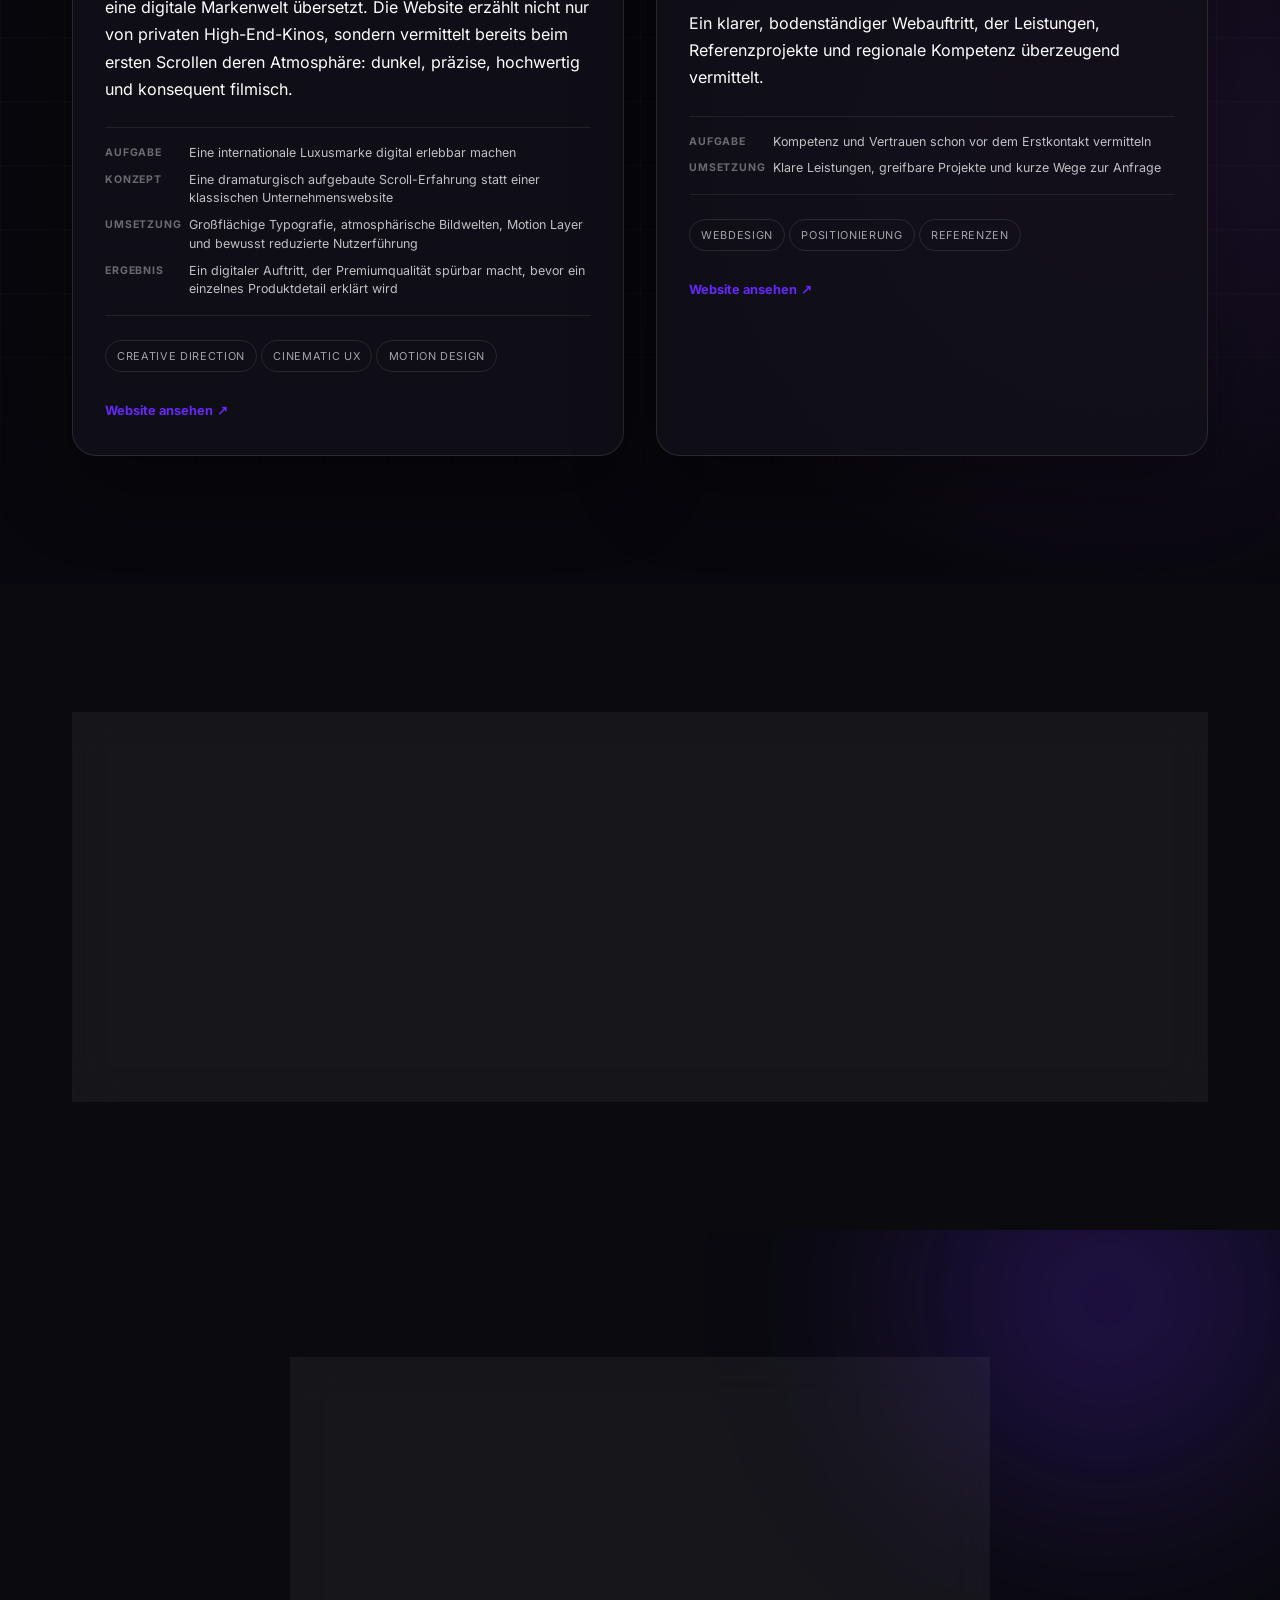
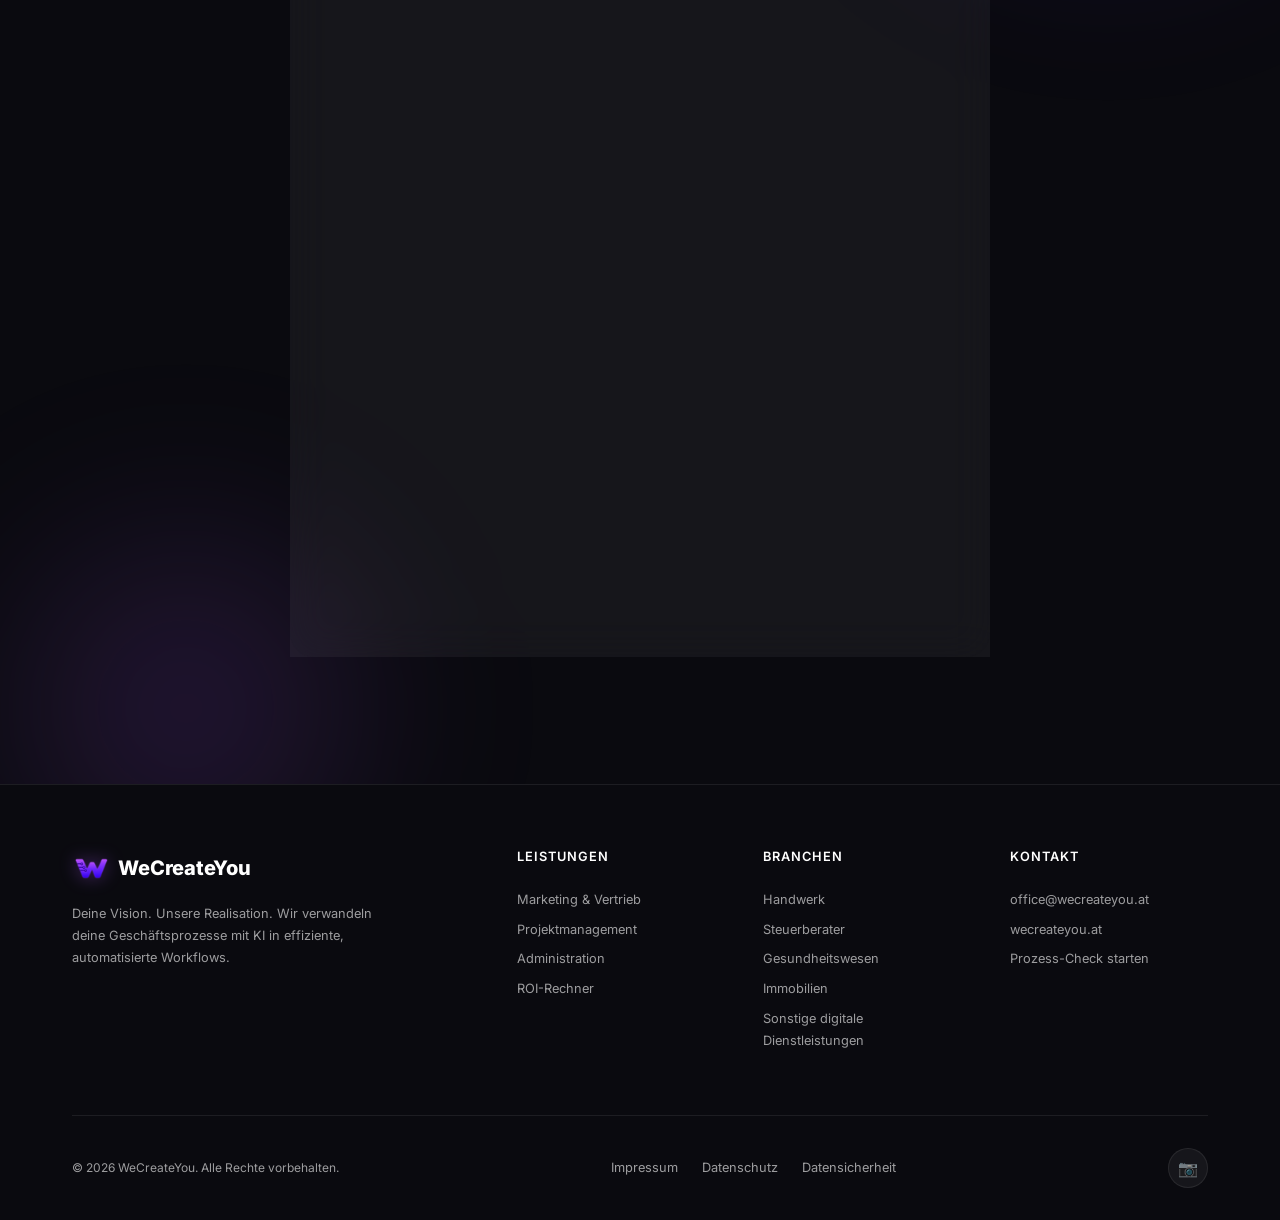
<file: branchen/sonstige-digitale-dienstleistungen.html>
<!DOCTYPE html>
<html lang="de-AT">
<head>
  <meta charset="UTF-8">
  <meta name="viewport" content="width=device-width, initial-scale=1.0">
  <title>Digitale Lösungen &amp; individuelle Websites | WeCreateYou</title>
  <meta name="description" content="Individuelle Websites, Kundenportale, Systemintegrationen und digitale Tools von WeCreateYou – strategisch geplant und technisch maßgeschneidert.">
  <meta name="robots" content="index, follow, max-image-preview:large, max-snippet:-1">
  <meta name="author" content="WeCreateYou">
  <link rel="canonical" href="https://wecreateyou.at/branchen/sonstige-digitale-dienstleistungen.html">
  <link rel="alternate" hreflang="de-AT" href="https://wecreateyou.at/branchen/sonstige-digitale-dienstleistungen.html">
  <link rel="alternate" hreflang="x-default" href="https://wecreateyou.at/branchen/sonstige-digitale-dienstleistungen.html">
  <link rel="alternate" type="text/plain" href="https://wecreateyou.at/llms.txt" title="WeCreateYou – Unternehmensprofil für KI-Systeme">

  <!-- Geo / Local SEO -->
  <meta name="geo.region" content="AT-6">
  <meta name="geo.placename" content="Gleisdorf">
  <meta name="geo.position" content="47.1050;15.7080">
  <meta name="ICBM" content="47.1050, 15.7080">

  <!-- Open Graph -->
  <meta property="og:site_name" content="WeCreateYou">
  <meta property="og:title" content="Digitale Lösungen &amp; individuelle Websites | WeCreateYou">
  <meta property="og:description" content="Individuelle Websites, Kundenportale, Systemintegrationen und digitale Tools – strategisch geplant und maßgeschneidert.">
  <meta property="og:type" content="website">
  <meta property="og:url" content="https://wecreateyou.at/branchen/sonstige-digitale-dienstleistungen.html">
  <meta property="og:locale" content="de_AT">
  <meta property="og:image" content="https://wecreateyou.at/assets/og/og-image.png">
  <meta property="og:image:width" content="1200">
  <meta property="og:image:height" content="630">
  <meta property="og:image:alt" content="WeCreateYou – individuelle digitale Lösungen und Websites">

  <!-- Twitter -->
  <meta name="twitter:card" content="summary_large_image">
  <meta name="twitter:title" content="Digitale Lösungen &amp; individuelle Websites | WeCreateYou">
  <meta name="twitter:description" content="Individuelle Websites, Kundenportale, Systemintegrationen und digitale Tools – strategisch geplant und maßgeschneidert.">
  <meta name="twitter:image" content="https://wecreateyou.at/assets/og/og-image.png">
  <meta name="twitter:image:alt" content="WeCreateYou – individuelle digitale Lösungen und Websites">

  <!-- Icons & Theme -->
  <link rel="icon" type="image/png" sizes="48x48" href="/assets/brand/logo-tech-48.png">
  <link rel="icon" type="image/png" sizes="192x192" href="/assets/brand/logo-tech-192.png">
  <link rel="apple-touch-icon" sizes="180x180" href="/assets/brand/logo-tech-180.png">
  <link rel="manifest" href="/site.webmanifest">
  <meta name="theme-color" content="#6528F7">

  <!-- Performance -->
  <link rel="preload" href="../assets/fonts/inter-latin-var.woff2" as="font" type="font/woff2" crossorigin>
  <link rel="stylesheet" href="../css/style.css?v=20261005b">

  <!-- ===== Structured Data (JSON-LD) ===== -->
  <script type="application/ld+json">
{
  "@context": "https://schema.org",
  "@graph": [
    {
      "@type": "WebPage",
      "@id": "https://wecreateyou.at/branchen/sonstige-digitale-dienstleistungen.html#webpage",
      "url": "https://wecreateyou.at/branchen/sonstige-digitale-dienstleistungen.html",
      "name": "Digitale Lösungen & individuelle Websites | WeCreateYou",
      "description": "Individuelle Websites, Kundenportale, Systemintegrationen und digitale Tools für Unternehmen.",
      "isPartOf": { "@id": "https://wecreateyou.at/#website" },
      "about": { "@id": "https://wecreateyou.at/branchen/sonstige-digitale-dienstleistungen.html#service" },
      "inLanguage": "de-AT"
    },
    {
      "@type": "Service",
      "@id": "https://wecreateyou.at/branchen/sonstige-digitale-dienstleistungen.html#service",
      "name": "Sonstige digitale Dienstleistungen",
      "serviceType": "Individuelle digitale Dienstleistungen",
      "url": "https://wecreateyou.at/branchen/sonstige-digitale-dienstleistungen.html",
      "description": "Individuelle Websites, Systemintegrationen, digitale Tools und Prozessautomatisierung für Unternehmen jeder Branche.",
      "provider": {
        "@type": "ProfessionalService",
        "@id": "https://wecreateyou.at/#organization",
        "name": "WeCreateYou"
      },
      "areaServed": {
        "@type": "Country",
        "name": "Österreich"
      }
    },
    {
      "@type": "BreadcrumbList",
      "itemListElement": [
        {
          "@type": "ListItem",
          "position": 1,
          "name": "Startseite",
          "item": "https://wecreateyou.at/"
        },
        {
          "@type": "ListItem",
          "position": 2,
          "name": "Branchen",
          "item": "https://wecreateyou.at/#branchen"
        },
        {
          "@type": "ListItem",
          "position": 3,
          "name": "Sonstige digitale Dienstleistungen",
          "item": "https://wecreateyou.at/branchen/sonstige-digitale-dienstleistungen.html"
        }
      ]
    }
  ]
}
  </script>
</head>
<body>

  <!-- ===== NAVIGATION ===== -->
  <nav class="nav" id="main-nav">
    <div class="nav__inner">
      <a href="/" class="nav__logo" id="nav-logo">
        <span class="nav__logo-icon"><img src="../assets/brand/logo-tech-48.png" alt="" width="32" height="32"></span>
        WeCreateYou
      </a>
      <div class="nav__links" id="nav-links">
        <a href="/#services" class="nav__link">Leistungen</a>
        <a href="/#process-intelligence" class="nav__link">Prozessanalyse</a>
        <a href="/#branchen" class="nav__link">Branchen</a>
        <a href="/#roi" class="nav__link">ROI-Rechner</a>
        <a href="/referenzen.html" class="nav__link">Referenzen</a>
        <a href="/#team" class="nav__link">Team</a>
        <a href="/#kontakt" class="nav__link">Kontakt</a>
      </div>
      <a href="/#kontakt" class="btn btn--primary nav__cta" id="nav-cta">
        Prozess-Check starten
      </a>
      <button class="nav__toggle" id="nav-toggle" aria-label="Menü öffnen" aria-expanded="false" aria-controls="nav-mobile">
        <span></span>
        <span></span>
        <span></span>
      </button>
    </div>
  </nav>

  <!-- Mobile Nav Overlay -->
  <div class="nav__mobile" id="nav-mobile">
    <a href="/#services" class="nav__link">Leistungen</a>
    <a href="/#process-intelligence" class="nav__link">Prozessanalyse</a>
    <a href="/#branchen" class="nav__link">Branchen</a>
    <a href="/#roi" class="nav__link">ROI-Rechner</a>
    <a href="/referenzen.html" class="nav__link">Referenzen</a>
    <a href="/#team" class="nav__link">Team</a>
    <a href="/#kontakt" class="nav__link">Kontakt</a>
    <a href="/#kontakt" class="btn btn--primary" style="margin-top: 1rem;">Prozess-Check starten</a>
  </div>

  <main>

    <!-- ===== BRANCH HERO ===== -->
    <section class="branch-hero" id="branch-hero">
      <div class="hero__bg">
        <div class="hero__orb hero__orb--1"></div>
        <div class="hero__orb hero__orb--2"></div>
        <div class="hero__orb hero__orb--3"></div>
        <div class="hero__grid"></div>
      </div>
      <div class="container">
        <div class="branch-hero__content">
          <a href="/#branchen" class="branch-hero__back">← Alle Branchen</a>
          <div class="branch-hero__kpi">⚡ Digital gedacht. Individuell umgesetzt.</div>
          <h1 class="branch-hero__title">
            Sonstige digitale<br><span class="text-gradient">Dienstleistungen</span>
          </h1>
          <p class="branch-hero__subtitle">
            Deine Herausforderung passt in keine Schublade? Wir entwickeln Websites, Integrationen, individuelle Tools und Automatisierungen, die exakt zu deinem Unternehmen passen.
          </p>
        </div>
      </div>
    </section>

    <!-- ===== PAIN POINTS ===== -->
    <section class="section section--light" id="pain-points">
      <div class="container">
        <span class="section-label reveal">Herausforderungen</span>
        <h2 class="section-title reveal">Kommt dir das bekannt vor?</h2>
        <p class="section-subtitle reveal">Wenn Standardsoftware nicht zu deinen Abläufen passt</p>
        <div class="pain-points__grid">
          <div class="pain-point reveal">
            <div class="pain-point__icon">🧩</div>
            <h3 class="pain-point__title">Insellösungen &amp; Medienbrüche</h3>
            <p class="pain-point__text">Daten werden zwischen Programmen kopiert, weil deine Systeme nicht miteinander sprechen.</p>
          </div>
          <div class="pain-point reveal reveal--delay-1">
            <div class="pain-point__icon">🕒</div>
            <h3 class="pain-point__title">Manuelle Routinearbeit</h3>
            <p class="pain-point__text">Wiederkehrende Aufgaben kosten Zeit und bremsen dein Team im Tagesgeschäft.</p>
          </div>
          <div class="pain-point reveal reveal--delay-2">
            <div class="pain-point__icon">🧱</div>
            <h3 class="pain-point__title">Fehlende digitale Lösung</h3>
            <p class="pain-point__text">Deine Idee oder dein Prozess ist zu individuell für eine fertige Lösung von der Stange.</p>
          </div>
        </div>
      </div>
    </section>

    <!-- ===== SOLUTIONS ===== -->
    <section class="section section--dark" id="solutions">
      <div class="container">
        <span class="section-label reveal">Unsere Lösungen</span>
        <h2 class="section-title reveal">Was wir für dich digital umsetzen</h2>
        <p class="section-subtitle reveal">Individuelle Lösungen, die sich an deinen Abläufen orientieren</p>
        <div class="solutions__grid">
          <div class="solution-card reveal">
            <div class="solution-card__number">01</div>
            <h3 class="solution-card__title">Websites &amp; Kundenportale</h3>
            <p class="solution-card__text">Schnelle, moderne Webauftritte und Portale, die Interessenten überzeugen und Kunden echte Arbeit abnehmen.</p>
          </div>
          <div class="solution-card reveal reveal--delay-1">
            <div class="solution-card__number">02</div>
            <h3 class="solution-card__title">Schnittstellen &amp; Integrationen</h3>
            <p class="solution-card__text">Wir verbinden deine bestehenden Systeme, damit Daten automatisch dort ankommen, wo sie gebraucht werden.</p>
          </div>
          <div class="solution-card reveal">
            <div class="solution-card__number">03</div>
            <h3 class="solution-card__title">Individuelle digitale Tools</h3>
            <p class="solution-card__text">Von internen Dashboards bis zu maßgeschneiderten Anwendungen – passend zu deinem Prozess und deinem Team.</p>
          </div>
          <div class="solution-card reveal reveal--delay-1">
            <div class="solution-card__number">04</div>
            <h3 class="solution-card__title">Automatisierung &amp; KI</h3>
            <p class="solution-card__text">Wiederkehrende Abläufe werden intelligent automatisiert – nachvollziehbar, sicher und erweiterbar.</p>
          </div>
        </div>
      </div>
    </section>

    <!-- ===== WEBSITE REFERENCES ===== -->
    <section class="section section--dark website-references" id="website-references">
      <div class="website-references__ambient" aria-hidden="true">
        <span>SELECTED WORK</span>
      </div>
      <div class="container">
        <div class="website-references__header reveal">
          <span class="section-label">Selected Work · Webdesign</span>
          <h2 class="section-title">Zwei Websites.<br><span class="text-gradient">Null Mittelmaß.</span></h2>
          <p class="section-subtitle">
            Von kompromisslosem Luxus bis zu ehrlichem Handwerk: Wir übersetzen Marken in digitale Erlebnisse, die im Kopf bleiben.
          </p>
        </div>

        <div class="website-references__grid">
          <article class="website-reference reveal">
            <a href="https://aurumcine.com" class="website-reference__preview website-reference__preview--aurum" target="_blank" rel="noopener noreferrer" aria-label="AURUMCINE Website in neuem Tab öffnen">
              <div class="website-reference__browserbar" aria-hidden="true">
                <span></span><span></span><span></span>
                <div>aurumcine.com</div>
              </div>
              <div class="website-reference__stage website-reference__stage--aurum">
                <div class="website-reference__aurum-brand">AURUMCINE</div>
                <div class="website-reference__aurum-line"></div>
                <p>What remains<br>is the experience.</p>
                <span>Immersive luxury cinema</span>
              </div>
              <span class="website-reference__open">↗</span>
            </a>
            <div class="website-reference__content">
              <div class="website-reference__topline">
                <div class="website-reference__meta">Luxury Experience · International</div>
                <span class="website-reference__number">01</span>
              </div>
              <h3>AURUMCINE</h3>
              <p>Für AURUMCINE haben wir eine internationale Luxusmarke in eine digitale Markenwelt übersetzt. Die Website erzählt nicht nur von privaten High-End-Kinos, sondern vermittelt bereits beim ersten Scrollen deren Atmosphäre: dunkel, präzise, hochwertig und konsequent filmisch.</p>
              <dl class="website-reference__facts">
                <div><dt>Aufgabe</dt><dd>Eine internationale Luxusmarke digital erlebbar machen</dd></div>
                <div><dt>Konzept</dt><dd>Eine dramaturgisch aufgebaute Scroll-Erfahrung statt einer klassischen Unternehmenswebsite</dd></div>
                <div><dt>Umsetzung</dt><dd>Großflächige Typografie, atmosphärische Bildwelten, Motion Layer und bewusst reduzierte Nutzerführung</dd></div>
                <div><dt>Ergebnis</dt><dd>Ein digitaler Auftritt, der Premiumqualität spürbar macht, bevor ein einzelnes Produktdetail erklärt wird</dd></div>
              </dl>
              <div class="website-reference__tags"><span>Creative Direction</span><span>Cinematic UX</span><span>Motion Design</span></div>
              <a href="https://aurumcine.com" class="website-reference__link" target="_blank" rel="noopener noreferrer">Website ansehen <span>↗</span></a>
            </div>
          </article>

          <article class="website-reference reveal reveal--delay-1">
            <a href="https://hogebau.net" class="website-reference__preview website-reference__preview--hoge" target="_blank" rel="noopener noreferrer" aria-label="HOGE Bau Website in neuem Tab öffnen">
              <div class="website-reference__browserbar" aria-hidden="true">
                <span></span><span></span><span></span>
                <div>hogebau.net</div>
              </div>
              <div class="website-reference__stage website-reference__stage--hoge">
                <div class="website-reference__blueprint" aria-hidden="true"></div>
                <img src="../assets/partner-logos/hoge-bau.png" alt="HOGE Bau-GmbH Logo" width="1151" height="862" loading="lazy" decoding="async">
                <p>Baustelle?<br><strong>HOGE Bau.</strong></p>
                <span>Planung · Neubau · Sanierung</span>
              </div>
              <span class="website-reference__open">↗</span>
            </a>
            <div class="website-reference__content">
              <div class="website-reference__topline">
                <div class="website-reference__meta">Bauunternehmen · Österreich</div>
                <span class="website-reference__number">02</span>
              </div>
              <h3>HOGE Bau</h3>
              <p>Ein klarer, bodenständiger Webauftritt, der Leistungen, Referenzprojekte und regionale Kompetenz überzeugend vermittelt.</p>
              <dl class="website-reference__facts">
                <div><dt>Aufgabe</dt><dd>Kompetenz und Vertrauen schon vor dem Erstkontakt vermitteln</dd></div>
                <div><dt>Umsetzung</dt><dd>Klare Leistungen, greifbare Projekte und kurze Wege zur Anfrage</dd></div>
              </dl>
              <div class="website-reference__tags"><span>Webdesign</span><span>Positionierung</span><span>Referenzen</span></div>
              <a href="https://hogebau.net" class="website-reference__link" target="_blank" rel="noopener noreferrer">Website ansehen <span>↗</span></a>
            </div>
          </article>
        </div>
      </div>
    </section>

    <!-- ===== BRANCH ROI ===== -->
    <section class="section section--dark" id="branch-roi">
      <div class="container">
        <div class="branch-roi__card reveal">
          <div>
            <span class="section-label">Dein ROI</span>
            <h2 class="section-title">Digitalisierung, die sich rechnet</h2>
            <p class="section-subtitle">Der konkrete Nutzen hängt von deinem Prozess und deiner Ausgangslage ab</p>
          </div>
          <div class="branch-roi__metrics">
            <div class="branch-roi__metric">
              <div class="branch-roi__metric-icon">⚙️</div>
              <div>
                <div class="branch-roi__metric-value">1</div>
                <div class="branch-roi__metric-label">Ansprechpartner von Analyse bis Umsetzung</div>
              </div>
            </div>
            <div class="branch-roi__metric">
              <div class="branch-roi__metric-icon">🔗</div>
              <div>
                <div class="branch-roi__metric-value">100%</div>
                <div class="branch-roi__metric-label">Individuell auf deine Systeme abgestimmt</div>
              </div>
            </div>
            <div class="branch-roi__metric">
              <div class="branch-roi__metric-icon">📈</div>
              <div>
                <div class="branch-roi__metric-value">↗</div>
                <div class="branch-roi__metric-label">Schritt für Schritt erweiterbar</div>
              </div>
            </div>
          </div>
        </div>
      </div>
    </section>

    <!-- ===== CONTACT / CTA ===== -->
    <section class="section section--dark contact" id="branch-kontakt">
      <div class="hero__bg">
        <div class="hero__orb hero__orb--1"></div>
        <div class="hero__orb hero__orb--2"></div>
      </div>
      <div class="container">
        <div class="contact__card reveal--scale reveal">
          <div class="contact__header">
            <span class="section-label">Kontakt</span>
            <h2 class="section-title">Kostenloser Prozess-Check</h2>
            <p class="section-subtitle mx-auto" style="text-align: center;">
              Lass uns gemeinsam herausfinden, welche digitale Lösung für dein Unternehmen den größten Nutzen bringt.
              Du erhältst innerhalb von 24 Stunden eine Rückmeldung.
            </p>
          </div>

          <form class="contact-form" id="branch-contact-form" action="/contact.php" method="POST">
            <div class="contact-form__row">
              <div class="contact-form__group">
                <label class="contact-form__label" for="branch-contact-name">Name *</label>
                <input type="text" class="contact-form__input" id="branch-contact-name" name="name" placeholder="Max Mustermann" required>
              </div>
              <div class="contact-form__group">
                <label class="contact-form__label" for="branch-contact-email">E-Mail *</label>
                <input type="email" class="contact-form__input" id="branch-contact-email" name="email" placeholder="max@firma.at" required>
              </div>
            </div>
            <div class="contact-form__row">
              <div class="contact-form__group">
                <label class="contact-form__label" for="branch-contact-company">Unternehmen</label>
                <input type="text" class="contact-form__input" id="branch-contact-company" name="company" placeholder="Firma GmbH">
              </div>
              <div class="contact-form__group">
                <label class="contact-form__label" for="branch-contact-branch">Branche</label>
                <select class="contact-form__select" id="branch-contact-branch" name="branch">
                  <option value="">Branche wählen...</option>
                  <option value="handwerk">Handwerk</option>
                  <option value="steuerberater">Steuerberater / Recht</option>
                  <option value="gesundheit">Gesundheitswesen</option>
                  <option value="immobilien">Immobilien</option>
                  <option value="sonstige-digitale-dienstleistungen" selected>Sonstige digitale Dienstleistungen</option>
                  <option value="andere">Andere Branche</option>
                </select>
              </div>
            </div>
            <div class="contact-form__group">
              <label class="contact-form__label" for="branch-contact-message">Wie können wir dir helfen?</label>
              <textarea class="contact-form__textarea" id="branch-contact-message" name="message" placeholder="Beschreib kurz deinen größten Zeitfresser..."></textarea>
            </div>
            <div style="position:absolute; left:-9999px; width:1px; height:1px; overflow:hidden;" aria-hidden="true">
              <label for="branch-contact-website">Website</label>
              <input type="text" id="branch-contact-website" name="website" tabindex="-1" autocomplete="off">
            </div>
            <button type="submit" class="btn btn--primary contact-form__submit" id="branch-contact-submit">
              Prozess-Check anfragen
              <span class="btn-arrow">→</span>
            </button>
            <p class="contact-form__note" id="contact-form-note">
              🔒 Deine Daten werden DSGVO-konform verarbeitet und nicht an Dritte weitergegeben.
            </p>
          </form>
        </div>
      </div>
    </section>

  </main>

  <!-- ===== FOOTER ===== -->
  <footer class="footer" id="footer">
    <div class="container">
      <div class="footer__grid">
        <div class="footer__brand">
          <div class="footer__logo">
            <span class="nav__logo-icon"><img src="../assets/brand/logo-tech-48.png" alt="" width="32" height="32"></span>
            WeCreateYou
          </div>
          <p class="footer__description">
            Deine Vision. Unsere Realisation. Wir verwandeln deine Geschäftsprozesse mit KI in effiziente, automatisierte Workflows.
          </p>
        </div>

        <div>
          <h4 class="footer__heading">Leistungen</h4>
          <div class="footer__links">
            <a href="/#services" class="footer__link">Marketing &amp; Vertrieb</a>
            <a href="/#services" class="footer__link">Projektmanagement</a>
            <a href="/#services" class="footer__link">Administration</a>
            <a href="/#roi" class="footer__link">ROI-Rechner</a>
          </div>
        </div>

        <div>
          <h4 class="footer__heading">Branchen</h4>
          <div class="footer__links">
            <a href="/branchen/handwerk.html" class="footer__link">Handwerk</a>
            <a href="/branchen/steuerberater.html" class="footer__link">Steuerberater</a>
            <a href="/branchen/gesundheitswesen.html" class="footer__link">Gesundheitswesen</a>
            <a href="/branchen/immobilien.html" class="footer__link">Immobilien</a>
            <a href="/branchen/sonstige-digitale-dienstleistungen.html" class="footer__link">Sonstige digitale Dienstleistungen</a>
          </div>
        </div>

        <div>
          <h4 class="footer__heading">Kontakt</h4>
          <div class="footer__links">
            <a href="mailto:office@wecreateyou.at" class="footer__link">office@wecreateyou.at</a>
            <a href="https://wecreateyou.at" class="footer__link" target="_blank">wecreateyou.at</a>
            <a href="/#kontakt" class="footer__link">Prozess-Check starten</a>
          </div>
        </div>
      </div>

      <div class="footer__bottom">
        <p>&copy; 2026 WeCreateYou. Alle Rechte vorbehalten.</p>
        <nav class="footer__legal" aria-label="Rechtliches">
          <a href="/impressum.html">Impressum</a>
          <a href="/datenschutz.html">Datenschutz</a>
          <a href="/datensicherheit.html">Datensicherheit</a>
        </nav>
        <div class="footer__social">
          <a href="https://www.instagram.com/wecreateyou.at/" class="footer__social-link" aria-label="WeCreateYou auf Instagram" target="_blank" rel="noopener noreferrer">📷</a>
        </div>
      </div>
    </div>
  </footer>

  <script src="../js/main.js?v=20261005b" defer></script>
</body>
</html>
</file>
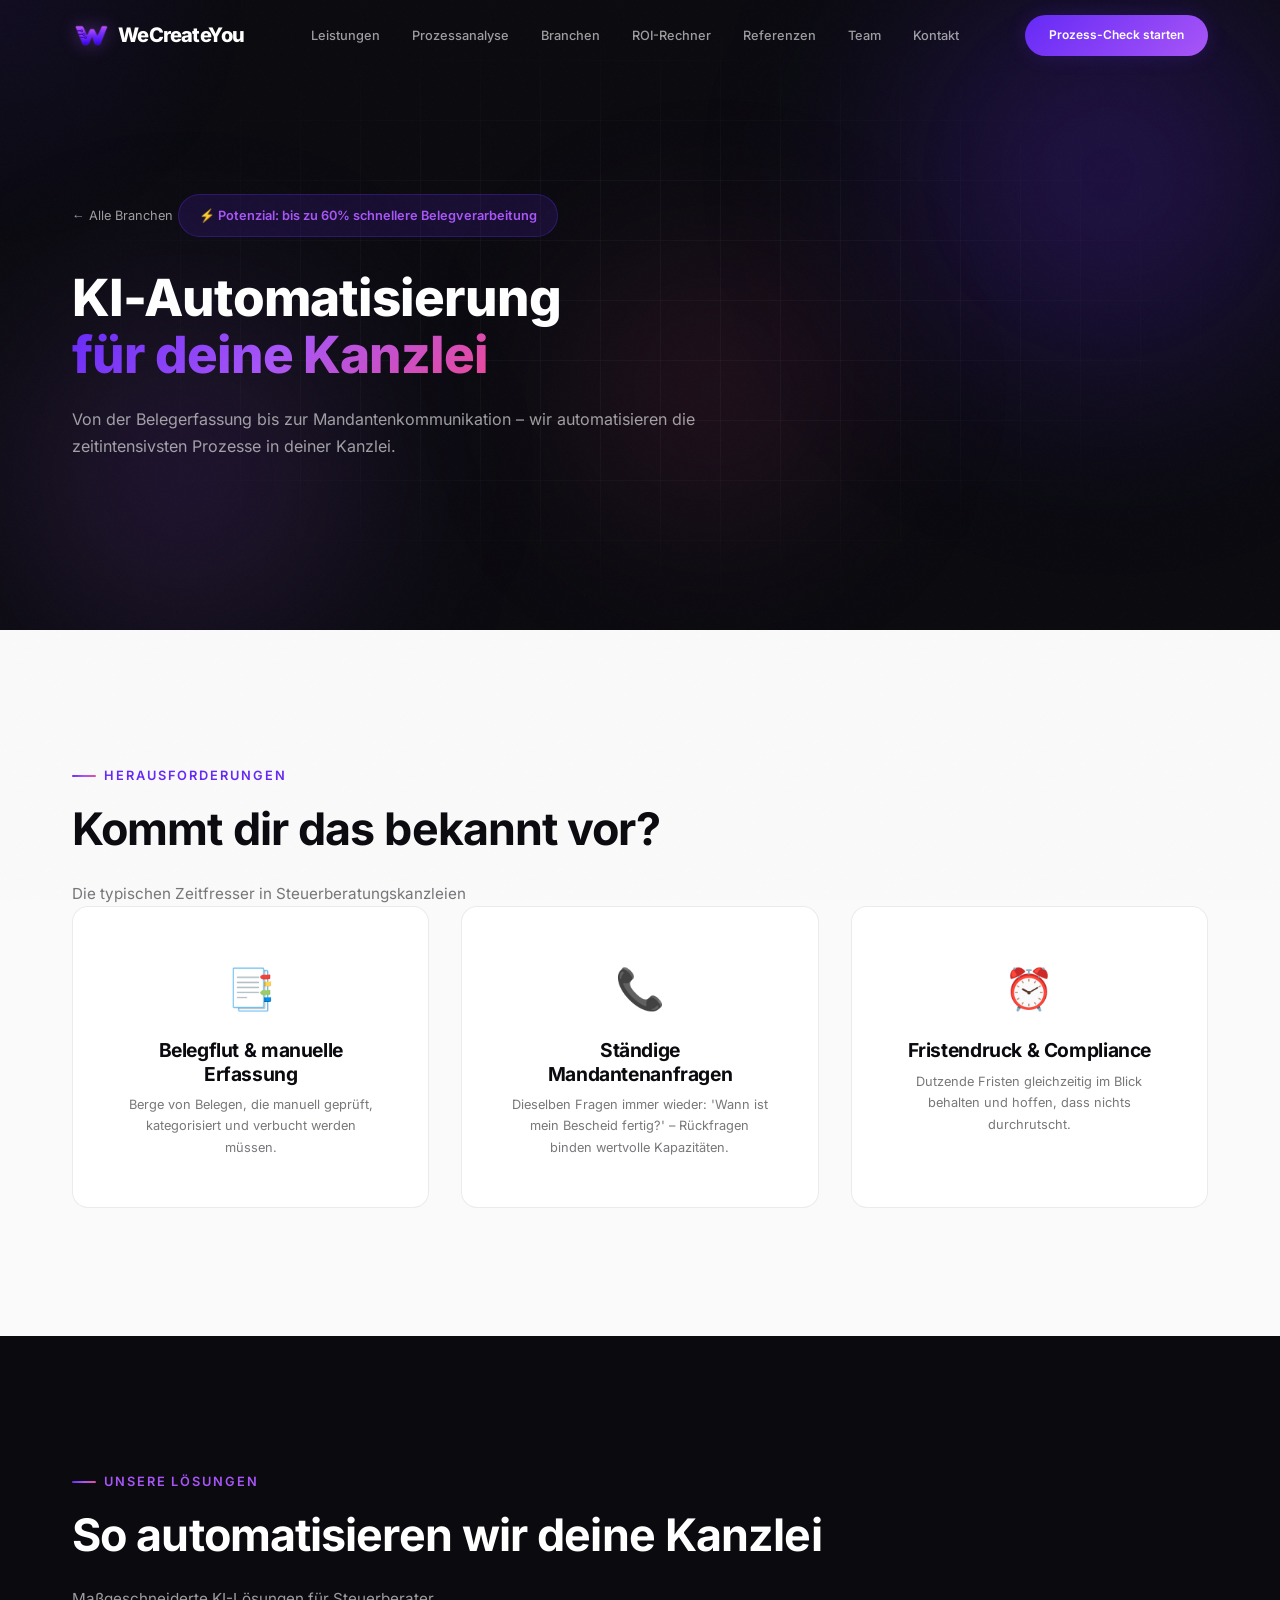
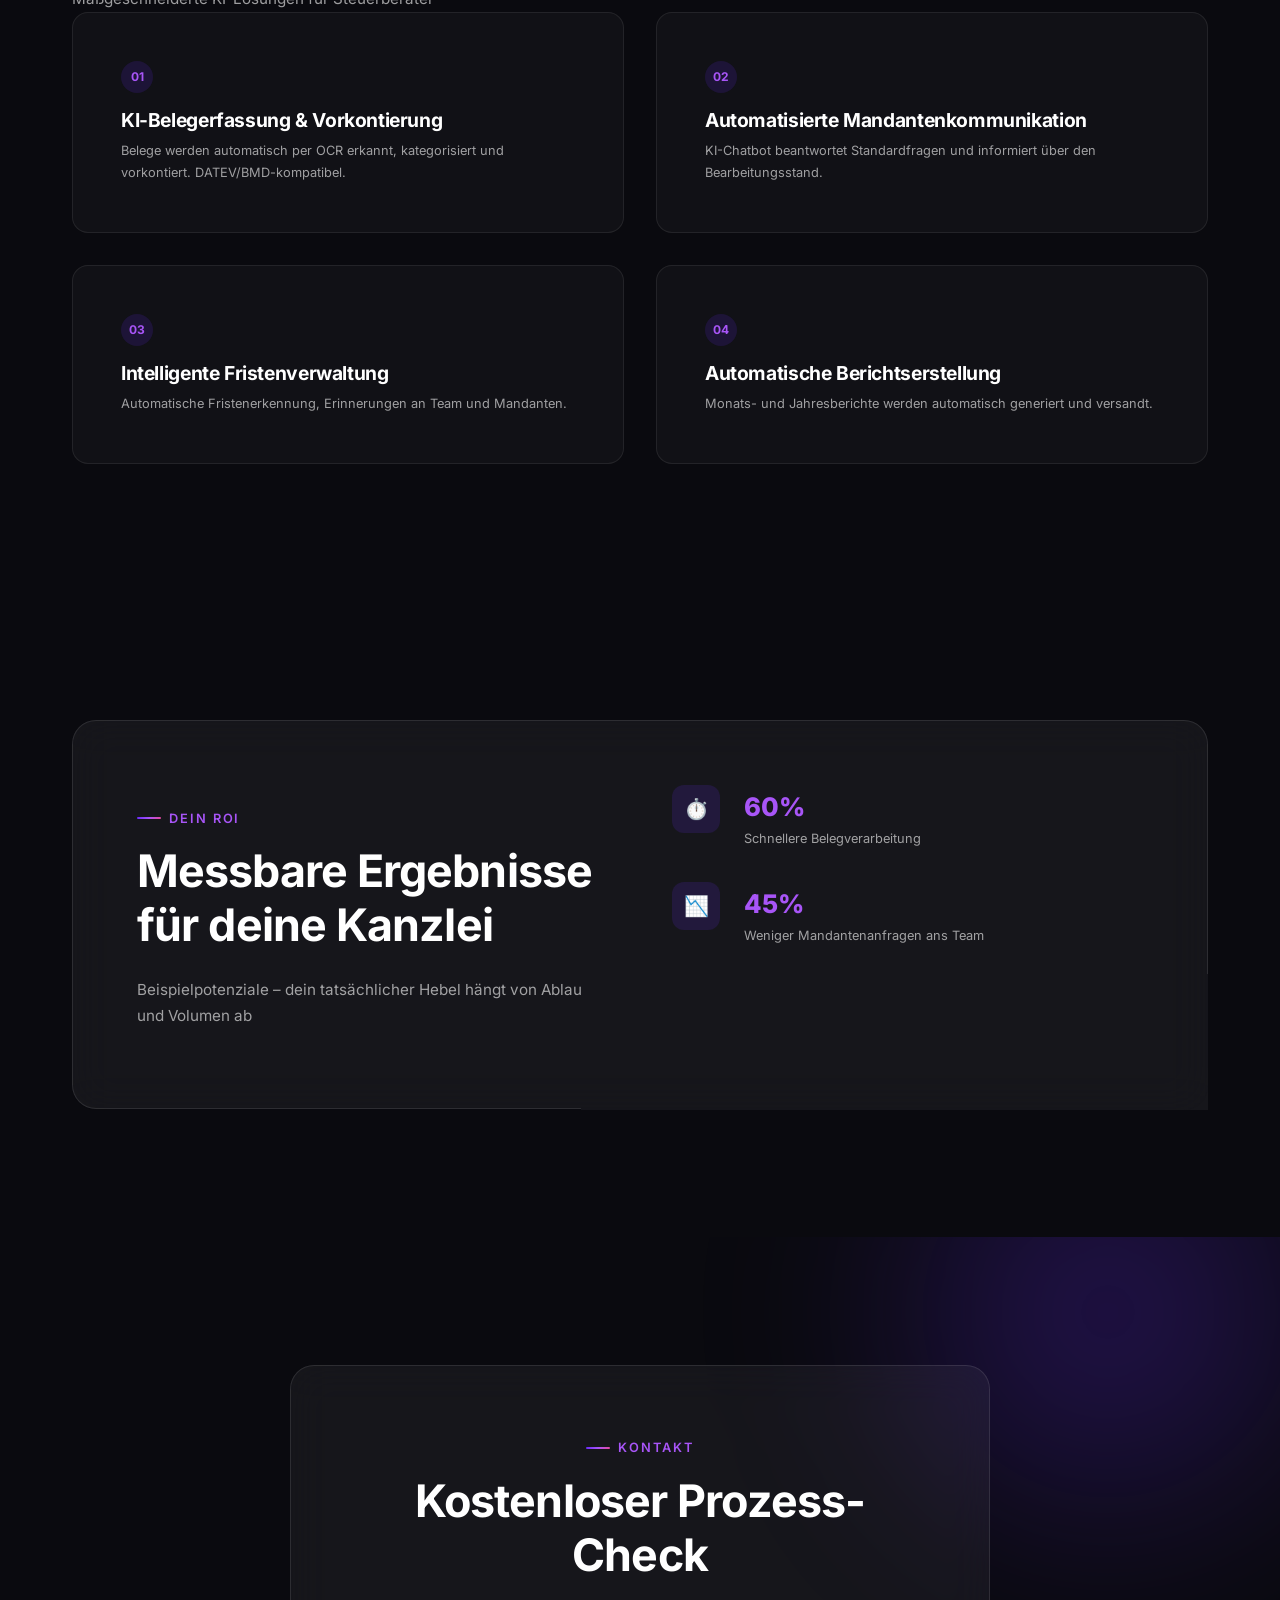
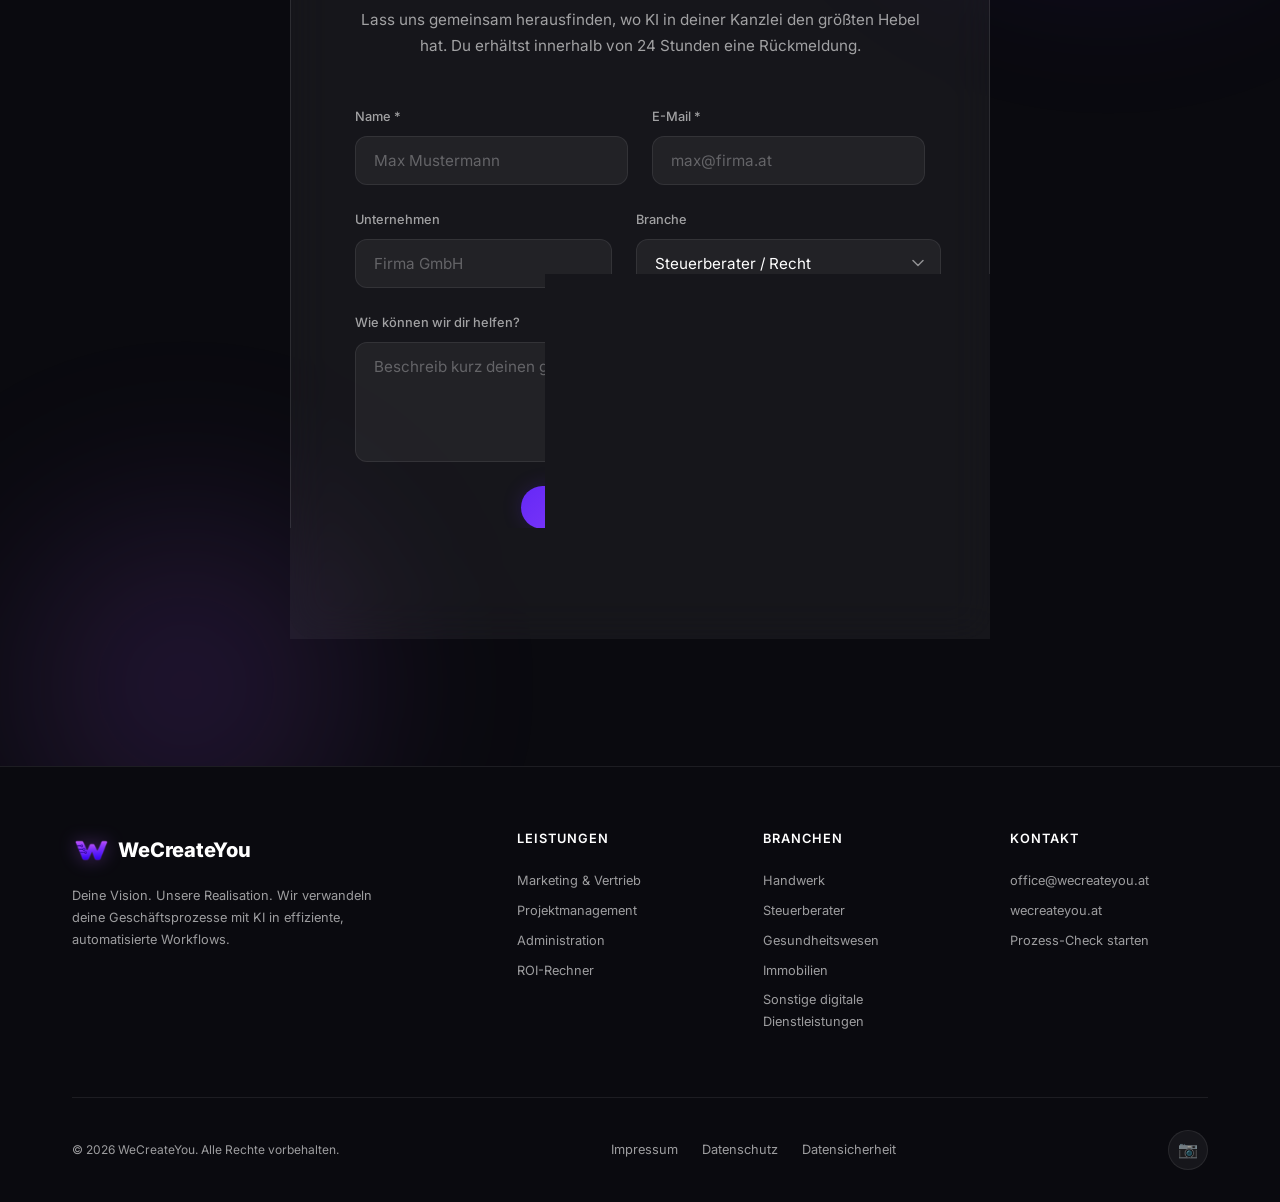
<file: branchen/steuerberater.html>
<!DOCTYPE html>
<html lang="de-AT">
<head>
  <meta charset="UTF-8">
  <meta name="viewport" content="width=device-width, initial-scale=1.0">
  <title>Digitalisierung für Steuerberater &amp; Kanzleien | WeCreateYou</title>
  <meta name="description" content="Weniger Rückfragen und manuelle Verwaltung: WeCreateYou digitalisiert Belegerfassung, Mandantenkommunikation und Fristen für Kanzleien.">
  <meta name="robots" content="index, follow, max-image-preview:large, max-snippet:-1">
  <meta name="author" content="WeCreateYou">
  <link rel="canonical" href="https://wecreateyou.at/branchen/steuerberater.html">
  <link rel="alternate" hreflang="de-AT" href="https://wecreateyou.at/branchen/steuerberater.html">
  <link rel="alternate" hreflang="x-default" href="https://wecreateyou.at/branchen/steuerberater.html">
  <link rel="alternate" type="text/plain" href="https://wecreateyou.at/llms.txt" title="WeCreateYou – Unternehmensprofil für KI-Systeme">

  <!-- Geo / Local SEO -->
  <meta name="geo.region" content="AT-6">
  <meta name="geo.placename" content="Gleisdorf">
  <meta name="geo.position" content="47.1050;15.7080">
  <meta name="ICBM" content="47.1050, 15.7080">

  <!-- Open Graph -->
  <meta property="og:site_name" content="WeCreateYou">
  <meta property="og:title" content="Digitalisierung für Steuerberater &amp; Kanzleien | WeCreateYou">
  <meta property="og:description" content="Weniger Rückfragen und manuelle Verwaltung durch digitale Belegerfassung, Kommunikation und Fristen.">
  <meta property="og:type" content="website">
  <meta property="og:url" content="https://wecreateyou.at/branchen/steuerberater.html">
  <meta property="og:locale" content="de_AT">
  <meta property="og:image" content="https://wecreateyou.at/assets/og/og-image.png">
  <meta property="og:image:width" content="1200">
  <meta property="og:image:height" content="630">
  <meta property="og:image:alt" content="WeCreateYou – Digitalisierung und KI-Automatisierung für KMU">

  <!-- Twitter -->
  <meta name="twitter:card" content="summary_large_image">
  <meta name="twitter:title" content="Digitalisierung für Steuerberater &amp; Kanzleien | WeCreateYou">
  <meta name="twitter:description" content="Weniger Rückfragen und manuelle Verwaltung durch digitale Belegerfassung, Kommunikation und Fristen.">
  <meta name="twitter:image" content="https://wecreateyou.at/assets/og/og-image.png">
  <meta name="twitter:image:alt" content="WeCreateYou – Digitalisierung und KI-Automatisierung für KMU">

  <!-- Icons & Theme -->
  <link rel="icon" type="image/png" sizes="48x48" href="/assets/brand/logo-tech-48.png">
  <link rel="icon" type="image/png" sizes="192x192" href="/assets/brand/logo-tech-192.png">
  <link rel="apple-touch-icon" sizes="180x180" href="/assets/brand/logo-tech-180.png">
  <link rel="manifest" href="/site.webmanifest">
  <meta name="theme-color" content="#6528F7">

  <!-- Performance -->
  <link rel="preload" href="../assets/fonts/inter-latin-var.woff2" as="font" type="font/woff2" crossorigin>
  <link rel="stylesheet" href="../css/style.css?v=20261005b">

  <!-- ===== Structured Data (JSON-LD) ===== -->
  <script type="application/ld+json">
{
  "@context": "https://schema.org",
  "@graph": [
    {
      "@type": "WebPage",
      "@id": "https://wecreateyou.at/branchen/steuerberater.html#webpage",
      "url": "https://wecreateyou.at/branchen/steuerberater.html",
      "name": "Digitalisierung für Steuerberater & Kanzleien | WeCreateYou",
      "description": "Digitale Belegerfassung, Mandantenkommunikation und Fristenverwaltung für Kanzleien.",
      "isPartOf": { "@id": "https://wecreateyou.at/#website" },
      "about": { "@id": "https://wecreateyou.at/branchen/steuerberater.html#service" },
      "inLanguage": "de-AT"
    },
    {
      "@type": "Service",
      "@id": "https://wecreateyou.at/branchen/steuerberater.html#service",
      "name": "KI-Automatisierung für Steuerberater & Kanzleien",
      "serviceType": "Digitalisierung für Steuerberater",
      "url": "https://wecreateyou.at/branchen/steuerberater.html",
      "description": "KI-gestützte Belegerfassung, Mandantenkommunikation und Fristenverwaltung für Steuerberater und Rechtsanwälte.",
      "provider": {
        "@type": "ProfessionalService",
        "@id": "https://wecreateyou.at/#organization",
        "name": "WeCreateYou"
      },
      "areaServed": {
        "@type": "Country",
        "name": "Österreich"
      }
    },
    {
      "@type": "BreadcrumbList",
      "itemListElement": [
        {
          "@type": "ListItem",
          "position": 1,
          "name": "Startseite",
          "item": "https://wecreateyou.at/"
        },
        {
          "@type": "ListItem",
          "position": 2,
          "name": "Branchen",
          "item": "https://wecreateyou.at/#branchen"
        },
        {
          "@type": "ListItem",
          "position": 3,
          "name": "Steuerberater & Kanzleien",
          "item": "https://wecreateyou.at/branchen/steuerberater.html"
        }
      ]
    }
  ]
}
  </script>
</head>
<body>

  <!-- ===== NAVIGATION ===== -->
  <nav class="nav" id="main-nav">
    <div class="nav__inner">
      <a href="/" class="nav__logo" id="nav-logo">
        <span class="nav__logo-icon"><img src="../assets/brand/logo-tech-48.png" alt="" width="32" height="32"></span>
        WeCreateYou
      </a>
      <div class="nav__links" id="nav-links">
        <a href="/#services" class="nav__link">Leistungen</a>
        <a href="/#process-intelligence" class="nav__link">Prozessanalyse</a>
        <a href="/#branchen" class="nav__link">Branchen</a>
        <a href="/#roi" class="nav__link">ROI-Rechner</a>
        <a href="/referenzen.html" class="nav__link">Referenzen</a>
        <a href="/#team" class="nav__link">Team</a>
        <a href="/#kontakt" class="nav__link">Kontakt</a>
      </div>
      <a href="/#kontakt" class="btn btn--primary nav__cta" id="nav-cta">
        Prozess-Check starten
      </a>
      <button class="nav__toggle" id="nav-toggle" aria-label="Menü öffnen" aria-expanded="false" aria-controls="nav-mobile">
        <span></span>
        <span></span>
        <span></span>
      </button>
    </div>
  </nav>

  <!-- Mobile Nav Overlay -->
  <div class="nav__mobile" id="nav-mobile">
    <a href="/#services" class="nav__link">Leistungen</a>
    <a href="/#process-intelligence" class="nav__link">Prozessanalyse</a>
    <a href="/#branchen" class="nav__link">Branchen</a>
    <a href="/#roi" class="nav__link">ROI-Rechner</a>
    <a href="/referenzen.html" class="nav__link">Referenzen</a>
    <a href="/#team" class="nav__link">Team</a>
    <a href="/#kontakt" class="nav__link">Kontakt</a>
    <a href="/#kontakt" class="btn btn--primary" style="margin-top: 1rem;">Prozess-Check starten</a>
  </div>

  <main>

    <!-- ===== BRANCH HERO ===== -->
    <section class="branch-hero" id="branch-hero">
      <div class="hero__bg">
        <div class="hero__orb hero__orb--1"></div>
        <div class="hero__orb hero__orb--2"></div>
        <div class="hero__orb hero__orb--3"></div>
        <div class="hero__grid"></div>
      </div>
      <div class="container">
        <div class="branch-hero__content">
          <a href="/#branchen" class="branch-hero__back">← Alle Branchen</a>
          <div class="branch-hero__kpi">⚡ Potenzial: bis zu 60% schnellere Belegverarbeitung</div>
          <h1 class="branch-hero__title">
            KI-Automatisierung<br><span class="text-gradient">für deine Kanzlei</span>
          </h1>
          <p class="branch-hero__subtitle">
            Von der Belegerfassung bis zur Mandantenkommunikation – wir automatisieren die zeitintensivsten Prozesse in deiner Kanzlei.
          </p>
        </div>
      </div>
    </section>

    <!-- ===== PAIN POINTS ===== -->
    <section class="section section--light" id="pain-points">
      <div class="container">
        <span class="section-label reveal">Herausforderungen</span>
        <h2 class="section-title reveal">Kommt dir das bekannt vor?</h2>
        <p class="section-subtitle reveal">Die typischen Zeitfresser in Steuerberatungskanzleien</p>
        <div class="pain-points__grid">
          <div class="pain-point reveal">
            <div class="pain-point__icon">📑</div>
            <h3 class="pain-point__title">Belegflut &amp; manuelle Erfassung</h3>
            <p class="pain-point__text">Berge von Belegen, die manuell geprüft, kategorisiert und verbucht werden müssen.</p>
          </div>
          <div class="pain-point reveal reveal--delay-1">
            <div class="pain-point__icon">📞</div>
            <h3 class="pain-point__title">Ständige Mandantenanfragen</h3>
            <p class="pain-point__text">Dieselben Fragen immer wieder: 'Wann ist mein Bescheid fertig?' – Rückfragen binden wertvolle Kapazitäten.</p>
          </div>
          <div class="pain-point reveal reveal--delay-2">
            <div class="pain-point__icon">⏰</div>
            <h3 class="pain-point__title">Fristendruck &amp; Compliance</h3>
            <p class="pain-point__text">Dutzende Fristen gleichzeitig im Blick behalten und hoffen, dass nichts durchrutscht.</p>
          </div>
        </div>
      </div>
    </section>

    <!-- ===== SOLUTIONS ===== -->
    <section class="section section--dark" id="solutions">
      <div class="container">
        <span class="section-label reveal">Unsere Lösungen</span>
        <h2 class="section-title reveal">So automatisieren wir deine Kanzlei</h2>
        <p class="section-subtitle reveal">Maßgeschneiderte KI-Lösungen für Steuerberater</p>
        <div class="solutions__grid">
          <div class="solution-card reveal">
            <div class="solution-card__number">01</div>
            <h3 class="solution-card__title">KI-Belegerfassung &amp; Vorkontierung</h3>
            <p class="solution-card__text">Belege werden automatisch per OCR erkannt, kategorisiert und vorkontiert. DATEV/BMD-kompatibel.</p>
          </div>
          <div class="solution-card reveal reveal--delay-1">
            <div class="solution-card__number">02</div>
            <h3 class="solution-card__title">Automatisierte Mandantenkommunikation</h3>
            <p class="solution-card__text">KI-Chatbot beantwortet Standardfragen und informiert über den Bearbeitungsstand.</p>
          </div>
          <div class="solution-card reveal">
            <div class="solution-card__number">03</div>
            <h3 class="solution-card__title">Intelligente Fristenverwaltung</h3>
            <p class="solution-card__text">Automatische Fristenerkennung, Erinnerungen an Team und Mandanten.</p>
          </div>
          <div class="solution-card reveal reveal--delay-1">
            <div class="solution-card__number">04</div>
            <h3 class="solution-card__title">Automatische Berichtserstellung</h3>
            <p class="solution-card__text">Monats- und Jahresberichte werden automatisch generiert und versandt.</p>
          </div>
        </div>
      </div>
    </section>

    <!-- ===== BRANCH ROI ===== -->
    <section class="section section--dark" id="branch-roi">
      <div class="container">
        <div class="branch-roi__card reveal">
          <div>
            <span class="section-label">Dein ROI</span>
            <h2 class="section-title">Messbare Ergebnisse für deine Kanzlei</h2>
            <p class="section-subtitle">Beispielpotenziale – dein tatsächlicher Hebel hängt von Ablauf und Volumen ab</p>
          </div>
          <div class="branch-roi__metrics">
            <div class="branch-roi__metric">
              <div class="branch-roi__metric-icon">⏱️</div>
              <div>
                <div class="branch-roi__metric-value">60%</div>
                <div class="branch-roi__metric-label">Schnellere Belegverarbeitung</div>
              </div>
            </div>
            <div class="branch-roi__metric">
              <div class="branch-roi__metric-icon">📉</div>
              <div>
                <div class="branch-roi__metric-value">45%</div>
                <div class="branch-roi__metric-label">Weniger Mandantenanfragen ans Team</div>
              </div>
            </div>
            <div class="branch-roi__metric">
              <div class="branch-roi__metric-icon">💰</div>
              <div>
                <div class="branch-roi__metric-value">3.500€</div>
                <div class="branch-roi__metric-label">Beispielhafte monatliche Entlastung</div>
              </div>
            </div>
          </div>
        </div>
      </div>
    </section>

    <!-- ===== CONTACT / CTA ===== -->
    <section class="section section--dark contact" id="branch-kontakt">
      <div class="hero__bg">
        <div class="hero__orb hero__orb--1"></div>
        <div class="hero__orb hero__orb--2"></div>
      </div>
      <div class="container">
        <div class="contact__card reveal--scale reveal">
          <div class="contact__header">
            <span class="section-label">Kontakt</span>
            <h2 class="section-title">Kostenloser Prozess-Check</h2>
            <p class="section-subtitle mx-auto" style="text-align: center;">
              Lass uns gemeinsam herausfinden, wo KI in deiner Kanzlei den größten Hebel hat.
              Du erhältst innerhalb von 24 Stunden eine Rückmeldung.
            </p>
          </div>

          <form class="contact-form" id="branch-contact-form" action="/contact.php" method="POST">
            <div class="contact-form__row">
              <div class="contact-form__group">
                <label class="contact-form__label" for="branch-contact-name">Name *</label>
                <input type="text" class="contact-form__input" id="branch-contact-name" name="name" placeholder="Max Mustermann" required>
              </div>
              <div class="contact-form__group">
                <label class="contact-form__label" for="branch-contact-email">E-Mail *</label>
                <input type="email" class="contact-form__input" id="branch-contact-email" name="email" placeholder="max@firma.at" required>
              </div>
            </div>
            <div class="contact-form__row">
              <div class="contact-form__group">
                <label class="contact-form__label" for="branch-contact-company">Unternehmen</label>
                <input type="text" class="contact-form__input" id="branch-contact-company" name="company" placeholder="Firma GmbH">
              </div>
              <div class="contact-form__group">
                <label class="contact-form__label" for="branch-contact-branch">Branche</label>
                <select class="contact-form__select" id="branch-contact-branch" name="branch">
                  <option value="">Branche wählen...</option>
                  <option value="handwerk">Handwerk</option>
                  <option value="steuerberater" selected>Steuerberater / Recht</option>
                  <option value="gesundheit">Gesundheitswesen</option>
                  <option value="immobilien">Immobilien</option>
                  <option value="sonstige-digitale-dienstleistungen">Sonstige digitale Dienstleistungen</option>
                  <option value="andere">Andere Branche</option>
                </select>
              </div>
            </div>
            <div class="contact-form__group">
              <label class="contact-form__label" for="branch-contact-message">Wie können wir dir helfen?</label>
              <textarea class="contact-form__textarea" id="branch-contact-message" name="message" placeholder="Beschreib kurz deinen größten Zeitfresser..."></textarea>
            </div>
            <div style="position:absolute; left:-9999px; width:1px; height:1px; overflow:hidden;" aria-hidden="true">
              <label for="branch-contact-website">Website</label>
              <input type="text" id="branch-contact-website" name="website" tabindex="-1" autocomplete="off">
            </div>
            <button type="submit" class="btn btn--primary contact-form__submit" id="branch-contact-submit">
              Prozess-Check anfragen
              <span class="btn-arrow">→</span>
            </button>
            <p class="contact-form__note" id="contact-form-note">
              🔒 Deine Daten werden DSGVO-konform verarbeitet und nicht an Dritte weitergegeben.
            </p>
          </form>
        </div>
      </div>
    </section>

  </main>

  <!-- ===== FOOTER ===== -->
  <footer class="footer" id="footer">
    <div class="container">
      <div class="footer__grid">
        <div class="footer__brand">
          <div class="footer__logo">
            <span class="nav__logo-icon"><img src="../assets/brand/logo-tech-48.png" alt="" width="32" height="32"></span>
            WeCreateYou
          </div>
          <p class="footer__description">
            Deine Vision. Unsere Realisation. Wir verwandeln deine Geschäftsprozesse mit KI in effiziente, automatisierte Workflows.
          </p>
        </div>

        <div>
          <h4 class="footer__heading">Leistungen</h4>
          <div class="footer__links">
            <a href="/#services" class="footer__link">Marketing &amp; Vertrieb</a>
            <a href="/#services" class="footer__link">Projektmanagement</a>
            <a href="/#services" class="footer__link">Administration</a>
            <a href="/#roi" class="footer__link">ROI-Rechner</a>
          </div>
        </div>

        <div>
          <h4 class="footer__heading">Branchen</h4>
          <div class="footer__links">
            <a href="/branchen/handwerk.html" class="footer__link">Handwerk</a>
            <a href="/branchen/steuerberater.html" class="footer__link">Steuerberater</a>
            <a href="/branchen/gesundheitswesen.html" class="footer__link">Gesundheitswesen</a>
            <a href="/branchen/immobilien.html" class="footer__link">Immobilien</a>
            <a href="/branchen/sonstige-digitale-dienstleistungen.html" class="footer__link">Sonstige digitale Dienstleistungen</a>
          </div>
        </div>

        <div>
          <h4 class="footer__heading">Kontakt</h4>
          <div class="footer__links">
            <a href="mailto:office@wecreateyou.at" class="footer__link">office@wecreateyou.at</a>
            <a href="https://wecreateyou.at" class="footer__link" target="_blank">wecreateyou.at</a>
            <a href="/#kontakt" class="footer__link">Prozess-Check starten</a>
          </div>
        </div>
      </div>

      <div class="footer__bottom">
        <p>&copy; 2026 WeCreateYou. Alle Rechte vorbehalten.</p>
        <nav class="footer__legal" aria-label="Rechtliches">
          <a href="/impressum.html">Impressum</a>
          <a href="/datenschutz.html">Datenschutz</a>
          <a href="/datensicherheit.html">Datensicherheit</a>
        </nav>
        <div class="footer__social">
          <a href="https://www.instagram.com/wecreateyou.at/" class="footer__social-link" aria-label="WeCreateYou auf Instagram" target="_blank" rel="noopener noreferrer">📷</a>
        </div>
      </div>
    </div>
  </footer>

  <script src="../js/main.js?v=20261005b" defer></script>
</body>
</html>
</file>
<file: css/style.css>
/* ============================================================
   WeCreateYou – KI-Automatisierung | Design System
   Apple-inspired, Premium, Glassmorphism
   ============================================================ */

/* ---------- Fonts (self-hosted, no external requests) ---------- */
@font-face {
  font-family: 'Inter';
  font-style: normal;
  font-weight: 100 900;
  font-display: swap;
  src: url('../assets/fonts/inter-latin-var.woff2') format('woff2-variations'), url('../assets/fonts/inter-latin-var.woff2') format('woff2');
}

/* ---------- Reset & Base ---------- */
*, *::before, *::after {
  margin: 0;
  padding: 0;
  box-sizing: border-box;
}

html {
  scroll-behavior: smooth;
  -webkit-text-size-adjust: 100%;
  font-size: 16px;
}

body {
  font-family: 'Inter', -apple-system, BlinkMacSystemFont, 'Segoe UI', Roboto, sans-serif;
  font-weight: 400;
  line-height: 1.7;
  color: var(--text-primary);
  background: var(--bg-dark);
  overflow-x: hidden;
  -webkit-font-smoothing: antialiased;
  -moz-osx-font-smoothing: grayscale;
}

img {
  max-width: 100%;
  height: auto;
  display: block;
}

a {
  text-decoration: none;
  color: inherit;
  transition: color 0.3s ease;
}

ul, ol {
  list-style: none;
}

button, input, textarea, select {
  font-family: inherit;
  font-size: inherit;
  border: none;
  outline: none;
  background: none;
}

/* ---------- Custom Properties ---------- */
:root {
  /* Brand Colors */
  --color-primary: #6528F7;
  --color-primary-light: #A855F7;
  --color-primary-dark: #5511F8;
  --color-accent: #EC4899;

  /* Gradients */
  --gradient-primary: linear-gradient(135deg, #6528F7 0%, #A855F7 50%, #EC4899 100%);
  --gradient-subtle: linear-gradient(135deg, #6528F7 0%, #A855F7 100%);
  --gradient-dark: linear-gradient(180deg, #0a0a0f 0%, #12121f 100%);
  --gradient-dark-reverse: linear-gradient(180deg, #12121f 0%, #0a0a0f 100%);
  --gradient-orb-1: radial-gradient(circle, rgba(101,40,247,0.3) 0%, transparent 70%);
  --gradient-orb-2: radial-gradient(circle, rgba(168,85,247,0.2) 0%, transparent 70%);
  --gradient-orb-3: radial-gradient(circle, rgba(236,72,153,0.15) 0%, transparent 70%);

  /* Dark Theme */
  --bg-dark: #0a0a0f;
  --bg-dark-card: rgba(255, 255, 255, 0.03);
  --bg-dark-card-hover: rgba(255, 255, 255, 0.06);
  --bg-dark-elevated: #1a1a2e;
  --text-on-dark: #ffffff;
  --text-on-dark-muted: rgba(255, 255, 255, 0.6);
  --border-dark: rgba(255, 255, 255, 0.08);

  /* Light Theme */
  --bg-light: #fafafa;
  --bg-light-card: #ffffff;
  --bg-light-card-hover: #f0f0f5;
  --text-on-light: #0a0a0f;
  --text-on-light-muted: rgba(10, 10, 15, 0.55);
  --border-light: rgba(0, 0, 0, 0.08);

  /* Glass */
  --glass-bg: rgba(255, 255, 255, 0.05);
  --glass-border: rgba(255, 255, 255, 0.1);
  --glass-bg-light: rgba(255, 255, 255, 0.7);
  --glass-border-light: rgba(255, 255, 255, 0.5);

  /* Spacing (8px grid) */
  --space-xs: 0.25rem;   /* 4px */
  --space-sm: 0.5rem;    /* 8px */
  --space-md: 1rem;      /* 16px */
  --space-lg: 1.5rem;    /* 24px */
  --space-xl: 2rem;      /* 32px */
  --space-2xl: 3rem;     /* 48px */
  --space-3xl: 4rem;     /* 64px */
  --space-4xl: 6rem;     /* 96px */
  --space-5xl: 8rem;     /* 128px */

  /* Typography */
  --font-display: clamp(2.5rem, 6vw, 5rem);
  --font-h1: clamp(2rem, 4vw, 3.5rem);
  --font-h2: clamp(1.75rem, 3.5vw, 3rem);
  --font-h3: clamp(1.25rem, 2vw, 1.75rem);
  --font-h4: clamp(1.1rem, 1.5vw, 1.35rem);
  --font-body: clamp(0.95rem, 1.1vw, 1.1rem);
  --font-small: clamp(0.8rem, 0.9vw, 0.9rem);
  --font-caption: 0.75rem;

  /* Borders */
  --radius-sm: 8px;
  --radius-md: 12px;
  --radius-lg: 16px;
  --radius-xl: 24px;
  --radius-full: 9999px;

  /* Shadows */
  --shadow-sm: 0 2px 8px rgba(0, 0, 0, 0.08);
  --shadow-md: 0 4px 24px rgba(0, 0, 0, 0.12);
  --shadow-lg: 0 8px 48px rgba(0, 0, 0, 0.16);
  --shadow-glow: 0 0 40px rgba(101, 40, 247, 0.3);
  --shadow-glow-sm: 0 0 20px rgba(101, 40, 247, 0.2);

  /* Transitions */
  --ease-out: cubic-bezier(0.16, 1, 0.3, 1);
  --ease-in-out: cubic-bezier(0.65, 0, 0.35, 1);
  --transition-fast: 0.2s var(--ease-out);
  --transition-base: 0.3s var(--ease-out);
  --transition-slow: 0.6s var(--ease-out);

  /* Layout */
  --container-max: 1200px;
  --container-narrow: 800px;
  --nav-height: 72px;
}

/* ---------- Scrollbar ---------- */
::-webkit-scrollbar {
  width: 8px;
}
::-webkit-scrollbar-track {
  background: var(--bg-dark);
}
::-webkit-scrollbar-thumb {
  background: rgba(101, 40, 247, 0.4);
  border-radius: var(--radius-full);
}
::-webkit-scrollbar-thumb:hover {
  background: rgba(101, 40, 247, 0.6);
}

/* ---------- Typography ---------- */
h1, h2, h3, h4, h5, h6 {
  font-weight: 700;
  line-height: 1.2;
  letter-spacing: -0.02em;
}

.text-gradient {
  background: var(--gradient-primary);
  -webkit-background-clip: text;
  -webkit-text-fill-color: transparent;
  background-clip: text;
}

.text-muted {
  opacity: 0.6;
}

.section-label {
  font-size: var(--font-small);
  font-weight: 600;
  text-transform: uppercase;
  letter-spacing: 0.15em;
  color: var(--color-primary-light);
  margin-bottom: var(--space-md);
  display: inline-flex;
  align-items: center;
  gap: var(--space-sm);
}

.section-label::before {
  content: '';
  width: 24px;
  height: 2px;
  background: var(--gradient-primary);
  border-radius: var(--radius-full);
}

.section-title {
  font-size: var(--font-h2);
  margin-bottom: var(--space-lg);
}

.section-subtitle {
  font-size: var(--font-body);
  max-width: 600px;
  line-height: 1.7;
}

/* ---------- Layout ---------- */
.container {
  width: 100%;
  max-width: var(--container-max);
  margin: 0 auto;
  padding: 0 var(--space-xl);
}

.container--narrow {
  max-width: var(--container-narrow);
}

.section {
  padding: var(--space-5xl) 0;
  position: relative;
  overflow: hidden;
}

.section--dark {
  background: var(--bg-dark);
  color: var(--text-on-dark);
}

.section--dark .section-subtitle,
.section--dark .text-muted {
  color: var(--text-on-dark-muted);
}

.section--light {
  background: var(--bg-light);
  color: var(--text-on-light);
}

.section--light .section-subtitle,
.section--light .text-muted {
  color: var(--text-on-light-muted);
}

.section--light .section-label {
  color: var(--color-primary);
}

.grid {
  display: grid;
  gap: var(--space-xl);
}

.grid--2 { grid-template-columns: repeat(2, 1fr); }
.grid--3 { grid-template-columns: repeat(3, 1fr); }
.grid--4 { grid-template-columns: repeat(4, 1fr); }

.flex-center {
  display: flex;
  align-items: center;
  justify-content: center;
}

/* ---------- Buttons ---------- */
.btn {
  display: inline-flex;
  align-items: center;
  gap: var(--space-sm);
  padding: 14px 32px;
  font-weight: 600;
  font-size: var(--font-small);
  border-radius: var(--radius-full);
  cursor: pointer;
  transition: all var(--transition-base);
  white-space: nowrap;
  position: relative;
  overflow: hidden;
}

.btn--primary {
  background: var(--gradient-subtle);
  color: #fff;
  box-shadow: var(--shadow-glow-sm);
}

.btn--primary:hover {
  transform: translateY(-2px);
  box-shadow: var(--shadow-glow);
}

.btn--primary:active {
  transform: translateY(0);
}

.btn--secondary {
  background: transparent;
  color: var(--text-on-dark);
  border: 1px solid var(--border-dark);
}

.btn--secondary:hover {
  background: var(--glass-bg);
  border-color: var(--color-primary-light);
  color: var(--color-primary-light);
}

.btn--light {
  background: rgba(255,255,255,0.1);
  color: #fff;
  backdrop-filter: blur(10px);
  border: 1px solid rgba(255,255,255,0.15);
}

.btn--light:hover {
  background: rgba(255,255,255,0.18);
  transform: translateY(-2px);
}

.btn--outline-light {
  background: transparent;
  color: var(--text-on-light);
  border: 1.5px solid var(--border-light);
}

.btn--outline-light:hover {
  border-color: var(--color-primary);
  color: var(--color-primary);
}

.btn .btn-arrow {
  transition: transform var(--transition-fast);
}

.btn:hover .btn-arrow {
  transform: translateX(4px);
}

/* ---------- Navigation ---------- */
.nav {
  position: fixed;
  top: 0;
  left: 0;
  right: 0;
  z-index: 1000;
  height: var(--nav-height);
  display: flex;
  align-items: center;
  transition: all var(--transition-base);
  border-bottom: 1px solid transparent;
}

.nav--scrolled {
  background: rgba(10, 10, 15, 0.8);
  backdrop-filter: blur(20px) saturate(180%);
  -webkit-backdrop-filter: blur(20px) saturate(180%);
  border-bottom: 1px solid var(--border-dark);
}

.nav__inner {
  display: flex;
  align-items: center;
  justify-content: space-between;
  width: 100%;
  max-width: var(--container-max);
  margin: 0 auto;
  padding: 0 var(--space-xl);
}

.nav__logo {
  font-size: 1.25rem;
  font-weight: 800;
  color: #fff;
  letter-spacing: -0.03em;
  display: flex;
  align-items: center;
  gap: var(--space-sm);
}

.nav__logo-icon {
  width: 38px;
  height: 38px;
  display: flex;
  align-items: center;
  justify-content: center;
  flex: 0 0 38px;
}

.nav__logo-icon img {
  width: 100%;
  height: 100%;
  object-fit: contain;
  filter: drop-shadow(0 0 9px rgba(168,85,247,0.42));
}

.nav__links {
  display: flex;
  align-items: center;
  gap: var(--space-xl);
}

.nav__link {
  font-size: var(--font-small);
  font-weight: 500;
  color: var(--text-on-dark-muted);
  transition: color var(--transition-fast);
  position: relative;
}

.nav__link::after {
  content: '';
  position: absolute;
  bottom: -4px;
  left: 0;
  width: 0;
  height: 2px;
  background: var(--gradient-primary);
  border-radius: var(--radius-full);
  transition: width var(--transition-base);
}

.nav__link:hover,
.nav__link--active {
  color: #fff;
}

.nav__link:hover::after,
.nav__link--active::after {
  width: 100%;
}

.nav__cta {
  padding: 10px 24px;
  font-size: var(--font-caption);
}

.nav__toggle {
  display: none;
  flex-direction: column;
  gap: 5px;
  cursor: pointer;
  padding: 8px;
  z-index: 1001;
}

.nav__toggle span {
  width: 22px;
  height: 2px;
  background: #fff;
  border-radius: var(--radius-full);
  transition: all var(--transition-base);
}

.nav__toggle--active span:nth-child(1) {
  transform: rotate(45deg) translate(5px, 5px);
}

.nav__toggle--active span:nth-child(2) {
  opacity: 0;
}

.nav__toggle--active span:nth-child(3) {
  transform: rotate(-45deg) translate(5px, -5px);
}

/* Mobile Nav Overlay */
.nav__mobile {
  display: none;
  position: fixed;
  inset: 0;
  background: rgba(10, 10, 15, 0.95);
  backdrop-filter: blur(30px);
  -webkit-backdrop-filter: blur(30px);
  z-index: 999;
  flex-direction: column;
  align-items: center;
  justify-content: center;
  gap: var(--space-2xl);
  opacity: 0;
  visibility: hidden;
  transition: all var(--transition-base);
}

.nav__mobile--active {
  opacity: 1;
  visibility: visible;
}

.nav__mobile .nav__link {
  font-size: 1.5rem;
  color: var(--text-on-dark-muted);
}

.nav__mobile .nav__link:hover {
  color: #fff;
}

/* ---------- Hero Section ---------- */
.hero {
  min-height: 100vh;
  display: flex;
  align-items: center;
  justify-content: center;
  position: relative;
  padding: calc(var(--nav-height) + var(--space-3xl)) 0 var(--space-3xl);
  background: var(--bg-dark);
  overflow: hidden;
}

.hero__layout {
  position: relative;
  z-index: 1;
  width: min(100% - 3rem, 1280px);
  margin: 0 auto;
  display: grid;
  grid-template-columns: minmax(0, 1.1fr) minmax(520px, 0.9fr);
  align-items: center;
  gap: clamp(2.5rem, 5vw, 5rem);
}

.hero__bg {
  position: absolute;
  inset: 0;
  overflow: hidden;
  z-index: 0;
}

.hero__orb {
  position: absolute;
  border-radius: 50%;
  filter: blur(80px);
  animation: orbFloat 20s ease-in-out infinite;
}

.hero__orb--1 {
  width: 600px;
  height: 600px;
  background: var(--gradient-orb-1);
  top: -20%;
  right: -10%;
  animation-delay: 0s;
}

.hero__orb--2 {
  width: 500px;
  height: 500px;
  background: var(--gradient-orb-2);
  bottom: -15%;
  left: -5%;
  animation-delay: -7s;
}

.hero__orb--3 {
  width: 400px;
  height: 400px;
  background: var(--gradient-orb-3);
  top: 30%;
  left: 40%;
  animation-delay: -14s;
}

.hero__grid {
  position: absolute;
  inset: 0;
  background-image:
    linear-gradient(rgba(255,255,255,0.03) 1px, transparent 1px),
    linear-gradient(90deg, rgba(255,255,255,0.03) 1px, transparent 1px);
  background-size: 60px 60px;
  mask-image: radial-gradient(ellipse at center, black 30%, transparent 70%);
  -webkit-mask-image: radial-gradient(ellipse at center, black 30%, transparent 70%);
}

.hero__content {
  position: relative;
  z-index: 1;
  text-align: left;
  max-width: 620px;
  padding: 0;
}

.hero__badge {
  display: inline-flex;
  align-items: center;
  gap: var(--space-sm);
  padding: 8px 20px;
  background: var(--glass-bg);
  border: 1px solid var(--glass-border);
  border-radius: var(--radius-full);
  font-size: var(--font-caption);
  font-weight: 500;
  color: var(--color-primary-light);
  margin-bottom: var(--space-xl);
  backdrop-filter: blur(10px);
}

.hero__badge-dot {
  width: 6px;
  height: 6px;
  background: var(--color-primary-light);
  border-radius: 50%;
  animation: pulse 2s ease-in-out infinite;
}

.hero__title {
  font-size: clamp(3.2rem, 4.2vw, 4.15rem);
  font-weight: 800;
  color: #fff;
  line-height: 1.08;
  letter-spacing: -0.03em;
  margin-bottom: var(--space-lg);
}

.hero__subtitle {
  font-size: clamp(1rem, 1.3vw, 1.25rem);
  color: var(--text-on-dark-muted);
  max-width: 620px;
  margin: 0 0 var(--space-2xl);
  line-height: 1.7;
}

.hero__actions {
  display: flex;
  align-items: center;
  justify-content: flex-start;
  gap: var(--space-md);
  flex-wrap: wrap;
}

/* ---------- Process Intelligence Console ---------- */
.process-console {
  position: relative;
  min-width: 0;
  padding: 1.2rem;
  overflow: hidden;
  color: #fff;
  border: 1px solid rgba(255, 255, 255, 0.12);
  border-radius: 22px;
  background:
    linear-gradient(180deg, rgba(18, 19, 31, 0.96), rgba(8, 9, 16, 0.98)),
    var(--bg-dark);
  box-shadow:
    0 32px 80px rgba(0, 0, 0, 0.46),
    0 0 0 1px rgba(101, 40, 247, 0.08),
    0 0 80px rgba(101, 40, 247, 0.14);
  isolation: isolate;
}

.process-console::before {
  content: '';
  position: absolute;
  inset: 0;
  z-index: -1;
  opacity: 0.32;
  background-image:
    linear-gradient(rgba(255,255,255,0.035) 1px, transparent 1px),
    linear-gradient(90deg, rgba(255,255,255,0.035) 1px, transparent 1px);
  background-size: 28px 28px;
  mask-image: linear-gradient(to bottom, black, transparent 88%);
  -webkit-mask-image: linear-gradient(to bottom, black, transparent 88%);
}

.process-console__topbar {
  display: flex;
  align-items: center;
  justify-content: space-between;
  gap: 1rem;
  padding: 0.25rem 0.2rem 1rem;
  border-bottom: 1px solid rgba(255, 255, 255, 0.08);
}

.process-console__topbar > div {
  display: grid;
  gap: 0.1rem;
}

.process-console__eyebrow,
.process-console__insight span {
  color: rgba(255, 255, 255, 0.42);
  font-size: 0.62rem;
  font-weight: 750;
  letter-spacing: 0.15em;
}

.process-console__topbar strong {
  font-size: 0.95rem;
  letter-spacing: -0.01em;
}

.process-console__status {
  display: inline-flex;
  align-items: center;
  gap: 0.45rem;
  padding: 0.4rem 0.7rem;
  border: 1px solid rgba(52, 211, 153, 0.2);
  border-radius: 999px;
  background: rgba(52, 211, 153, 0.07);
  color: #80f0c4;
  font-size: 0.66rem;
  font-weight: 650;
}

.process-console__status i {
  width: 6px;
  height: 6px;
  border-radius: 50%;
  background: #34d399;
  box-shadow: 0 0 12px #34d399;
  animation: consolePulse 1.8s ease-in-out infinite;
}

.process-console__metrics {
  display: grid;
  grid-template-columns: repeat(3, 1fr);
  gap: 0.55rem;
  margin: 0.9rem 0;
}

.process-console__metrics > div {
  display: grid;
  gap: 0.18rem;
  padding: 0.75rem;
  border: 1px solid rgba(255, 255, 255, 0.07);
  border-radius: 10px;
  background: rgba(255, 255, 255, 0.025);
}

.process-console__metrics span {
  color: rgba(255,255,255,0.42);
  font-size: 0.62rem;
}

.process-console__metrics strong {
  font-size: 0.86rem;
  font-variant-numeric: tabular-nums;
}

.process-console__metrics .is-alert {
  border-color: rgba(251, 146, 60, 0.22);
  background: rgba(251, 146, 60, 0.06);
}

.process-console__metrics .is-alert strong {
  color: #fdba74;
}

.process-map {
  position: relative;
  display: grid;
  grid-template-columns: repeat(5, minmax(0, 1fr));
  align-items: start;
  gap: 0.35rem;
  padding: 2rem 0.25rem 1.65rem;
}

.process-map__rail {
  position: absolute;
  top: 3.15rem;
  left: 9%;
  right: 9%;
  height: 2px;
  overflow: hidden;
  background: rgba(255, 255, 255, 0.1);
}

.process-map__rail::after {
  content: '';
  position: absolute;
  inset: 0;
  width: 42%;
  background: linear-gradient(90deg, transparent, #8b5cf6, #22d3ee, transparent);
  animation: dataFlow 3s linear infinite;
}

.process-node {
  position: relative;
  z-index: 1;
  display: grid;
  justify-items: center;
  min-width: 0;
  text-align: center;
}

.process-node i {
  width: 42px;
  height: 42px;
  display: grid;
  place-items: center;
  margin-bottom: 0.65rem;
  border: 1px solid rgba(255, 255, 255, 0.16);
  border-radius: 10px;
  background: #11131d;
  color: rgba(255,255,255,0.58);
  font-size: 0.68rem;
  font-style: normal;
  font-weight: 750;
  box-shadow: 0 0 0 5px rgba(10,10,15,0.72);
}

.process-node.is-done i {
  border-color: rgba(52, 211, 153, 0.32);
  color: #6ee7b7;
}

.process-node.is-bottleneck i {
  border-color: #fb923c;
  background: rgba(251, 146, 60, 0.12);
  color: #fdba74;
  box-shadow: 0 0 0 5px rgba(10,10,15,0.72), 0 0 24px rgba(251, 146, 60, 0.34);
  animation: bottleneckPulse 2.2s ease-in-out infinite;
}

.process-node span {
  max-width: 100%;
  overflow: hidden;
  color: rgba(255,255,255,0.76);
  font-size: 0.67rem;
  font-weight: 650;
  text-overflow: ellipsis;
  white-space: nowrap;
}

.process-node small {
  color: rgba(255,255,255,0.33);
  font-size: 0.58rem;
  font-variant-numeric: tabular-nums;
}

.process-node.is-bottleneck span,
.process-node.is-bottleneck small {
  color: #fdba74;
}

.process-console__insight {
  display: grid;
  grid-template-columns: auto minmax(0, 1fr) auto;
  align-items: center;
  gap: 0.85rem;
  padding: 0.9rem;
  border: 1px solid rgba(139, 92, 246, 0.3);
  border-radius: 12px;
  background: linear-gradient(90deg, rgba(101, 40, 247, 0.14), rgba(34, 211, 238, 0.04));
}

.process-console__signal {
  width: 38px;
  height: 38px;
  display: grid;
  place-items: center;
  border-radius: 9px;
  background: var(--gradient-primary);
  font-weight: 800;
}

.process-console__insight > div:nth-child(2) {
  display: grid;
}

.process-console__insight strong {
  font-size: 0.8rem;
}

.process-console__insight small {
  color: rgba(255,255,255,0.46);
  font-size: 0.64rem;
}

.process-console__score {
  color: #c084fc;
  font-size: 1.4rem;
  font-weight: 800;
  font-variant-numeric: tabular-nums;
}

.process-console__score span {
  color: inherit;
  font-size: 0.68rem;
  letter-spacing: 0;
}

@keyframes dataFlow {
  from { transform: translateX(-110%); }
  to { transform: translateX(340%); }
}

@keyframes consolePulse {
  50% { opacity: 0.45; transform: scale(0.8); }
}

@keyframes bottleneckPulse {
  50% { box-shadow: 0 0 0 5px rgba(10,10,15,0.72), 0 0 36px rgba(251, 146, 60, 0.52); }
}

/* ---------- Process Signal Strip ---------- */
.process-signal {
  position: relative;
  z-index: 2;
  overflow: hidden;
  border-top: 1px solid rgba(255,255,255,0.08);
  border-bottom: 1px solid rgba(255,255,255,0.08);
  background: #0d0e15;
}

.process-signal::before {
  content: '';
  position: absolute;
  inset: 0;
  background: linear-gradient(90deg, transparent, rgba(101,40,247,0.08), transparent);
  animation: signalSweep 6s linear infinite;
}

.process-signal__track {
  width: min(100% - 3rem, 1180px);
  min-height: 74px;
  margin: 0 auto;
  display: grid;
  grid-template-columns: auto 1fr auto 1fr auto 1fr auto 1fr auto;
  align-items: center;
  gap: 0.75rem;
}

.process-signal__item {
  display: inline-flex;
  align-items: center;
  gap: 0.55rem;
  color: rgba(255,255,255,0.46);
  font-size: 0.66rem;
  font-weight: 750;
  letter-spacing: 0.13em;
  white-space: nowrap;
}

.process-signal__item span {
  width: 24px;
  height: 24px;
  display: grid;
  place-items: center;
  border: 1px solid rgba(255,255,255,0.12);
  border-radius: 6px;
  font-size: 0.55rem;
  letter-spacing: 0;
}

.process-signal__item.is-active {
  color: #c084fc;
}

.process-signal__item.is-active span {
  border-color: rgba(168,85,247,0.48);
  background: rgba(168,85,247,0.12);
  box-shadow: 0 0 18px rgba(168,85,247,0.16);
}

.process-signal__line {
  position: relative;
  height: 1px;
  overflow: hidden;
  background: rgba(255,255,255,0.1);
}

.process-signal__line i {
  position: absolute;
  width: 22px;
  height: 1px;
  background: #a855f7;
  box-shadow: 0 0 8px #a855f7;
  animation: signalDot 2.4s linear infinite;
}

@keyframes signalDot {
  from { transform: translateX(-24px); }
  to { transform: translateX(180px); }
}

@keyframes signalSweep {
  from { transform: translateX(-100%); }
  to { transform: translateX(100%); }
}

/* ---------- Personal Process Expert ---------- */
.founder-proof {
  min-height: 760px;
  padding-top: var(--space-4xl);
  padding-bottom: 0;
  overflow: hidden;
  border-bottom: 1px solid rgba(255,255,255,0.08);
  background:
    radial-gradient(circle at 78% 42%, rgba(101,40,247,0.2), transparent 28%),
    radial-gradient(circle at 93% 70%, rgba(236,72,153,0.08), transparent 24%),
    #090a0e;
  color: #fff;
}

.founder-proof__grid-bg {
  position: absolute;
  inset: 0;
  opacity: 0.62;
  background-image:
    linear-gradient(rgba(255,255,255,0.035) 1px, transparent 1px),
    linear-gradient(90deg, rgba(255,255,255,0.035) 1px, transparent 1px);
  background-size: 48px 48px;
  mask-image: linear-gradient(to right, black, rgba(0,0,0,0.48) 74%, transparent);
  -webkit-mask-image: linear-gradient(to right, black, rgba(0,0,0,0.48) 74%, transparent);
}

.founder-proof__layout {
  position: relative;
  display: grid;
  grid-template-columns: minmax(0, 1.05fr) minmax(480px, 0.95fr);
  align-items: center;
  gap: clamp(2rem, 5vw, 5rem);
}

.founder-proof__content {
  position: relative;
  z-index: 5;
  padding-bottom: var(--space-4xl);
}

.founder-proof__title {
  max-width: 720px;
  margin-bottom: 1.35rem;
  font-size: clamp(2.35rem, 4.2vw, 4.15rem);
  line-height: 1.04;
  letter-spacing: -0.035em;
}

.founder-proof__intro {
  max-width: 650px;
  color: rgba(255,255,255,0.58);
  font-size: clamp(0.95rem, 1.18vw, 1.08rem);
  line-height: 1.7;
}

.founder-proof__points {
  max-width: 680px;
  margin: 1.7rem 0 1.8rem;
  border-top: 1px solid rgba(255,255,255,0.09);
}

.founder-proof__points > div {
  display: grid;
  grid-template-columns: 38px 1fr;
  gap: 0.8rem;
  padding: 0.85rem 0;
  border-bottom: 1px solid rgba(255,255,255,0.09);
}

.founder-proof__points > div > span {
  width: 27px;
  height: 27px;
  display: grid;
  place-items: center;
  margin-top: 0.15rem;
  border: 1px solid rgba(168,85,247,0.4);
  border-radius: 6px;
  background: rgba(101,40,247,0.12);
  color: #c084fc;
  font-size: 0.56rem;
  font-weight: 800;
}

.founder-proof__points p {
  color: rgba(255,255,255,0.54);
  font-size: 0.84rem;
  line-height: 1.55;
}

.founder-proof__points strong {
  display: block;
  margin-bottom: 0.08rem;
  color: #fff;
  font-size: 0.9rem;
}

.founder-proof__note {
  display: flex;
  align-items: center;
  gap: 0.55rem;
  margin-top: 1rem;
  color: rgba(255,255,255,0.4);
  font-size: 0.64rem;
  font-weight: 650;
  letter-spacing: 0.04em;
}

.founder-proof__note i {
  width: 6px;
  height: 6px;
  border-radius: 50%;
  background: #34d399;
  box-shadow: 0 0 10px #34d399;
}

.founder-proof__visual {
  position: relative;
  align-self: end;
  min-height: 720px;
}

.founder-proof__portrait {
  position: absolute;
  z-index: 2;
  right: -8%;
  bottom: -1px;
  height: min(720px, 64vw);
  width: auto;
  max-width: none;
  object-fit: contain;
  object-position: bottom center;
  filter: drop-shadow(0 24px 55px rgba(0,0,0,0.4));
}

.founder-proof__halo {
  position: absolute;
  z-index: 0;
  right: 0;
  bottom: 8%;
  width: 92%;
  aspect-ratio: 1;
  border: 1px solid rgba(168,85,247,0.15);
  border-radius: 50%;
  box-shadow:
    0 0 0 38px rgba(101,40,247,0.035),
    0 0 0 76px rgba(101,40,247,0.018),
    inset 0 0 80px rgba(101,40,247,0.1);
}

.founder-proof__scanline {
  position: absolute;
  z-index: 4;
  left: 4%;
  right: 0;
  top: 20%;
  height: 1px;
  opacity: 0.55;
  background: linear-gradient(90deg, transparent, #a855f7, #22d3ee, transparent);
  box-shadow: 0 0 14px rgba(168,85,247,0.7);
  animation: portraitScan 5s ease-in-out infinite;
  pointer-events: none;
}

.founder-tag {
  position: absolute;
  z-index: 5;
  min-width: 176px;
  display: grid;
  gap: 0.08rem;
  padding: 0.8rem 0.9rem;
  border: 1px solid rgba(255,255,255,0.12);
  border-radius: 10px;
  background: rgba(17,18,28,0.88);
  box-shadow: 0 18px 45px rgba(0,0,0,0.35);
  backdrop-filter: blur(14px);
  animation: founderTagFloat 5s ease-in-out infinite;
}

.founder-tag span {
  color: #a855f7;
  font-size: 0.5rem;
  font-weight: 800;
  letter-spacing: 0.11em;
}

.founder-tag strong {
  font-size: 0.78rem;
}

.founder-tag small {
  color: rgba(255,255,255,0.43);
  font-size: 0.58rem;
}

.founder-tag--analysis {
  top: 12%;
  left: -5%;
  transform: rotate(-2deg);
}

.founder-tag--bottleneck {
  top: 43%;
  right: -14%;
  border-color: rgba(251,146,60,0.26);
  animation-delay: -1.7s;
  transform: rotate(2deg);
}

.founder-tag--bottleneck span {
  color: #fb923c;
}

.founder-tag--automation {
  left: -10%;
  bottom: 15%;
  border-color: rgba(52,211,153,0.22);
  animation-delay: -3.2s;
  transform: rotate(1deg);
}

.founder-tag--automation span {
  color: #34d399;
}

.founder-proof__identity {
  position: absolute;
  z-index: 6;
  right: 2%;
  bottom: 1.2rem;
  max-width: 340px;
  display: grid;
  gap: 0.15rem;
  padding: 0.75rem 0.9rem;
  border-left: 2px solid #a855f7;
  background: linear-gradient(90deg, rgba(10,10,15,0.9), rgba(10,10,15,0.4));
  backdrop-filter: blur(10px);
}

.founder-proof__identity span {
  color: #c084fc;
  font-size: 0.48rem;
  font-weight: 800;
  letter-spacing: 0.12em;
}

.founder-proof__identity strong {
  font-size: 0.72rem;
}

@keyframes portraitScan {
  0%, 100% { transform: translateY(0); opacity: 0; }
  12% { opacity: 0.55; }
  82% { opacity: 0.55; }
  92% { transform: translateY(460px); opacity: 0; }
}

@keyframes founderTagFloat {
  0%, 100% { translate: 0 0; }
  50% { translate: 0 -8px; }
}

.hero__scroll-indicator {
  position: absolute;
  bottom: var(--space-2xl);
  left: 50%;
  transform: translateX(-50%);
  display: flex;
  flex-direction: column;
  align-items: center;
  gap: var(--space-sm);
  color: var(--text-on-dark-muted);
  font-size: var(--font-caption);
  animation: scrollBounce 2s ease-in-out infinite;
}

.hero__scroll-indicator svg {
  width: 20px;
  height: 20px;
  stroke: var(--text-on-dark-muted);
}

/* ---------- Stats Section ---------- */
.stats {
  padding: var(--space-4xl) 0;
  background:
    linear-gradient(rgba(101,40,247,0.025) 1px, transparent 1px),
    linear-gradient(90deg, rgba(101,40,247,0.025) 1px, transparent 1px),
    var(--bg-light);
  background-size: 36px 36px;
}

.stats__grid {
  display: grid;
  grid-template-columns: repeat(4, 1fr);
  gap: var(--space-xl);
  text-align: center;
}

.stat {
  position: relative;
  padding: var(--space-xl);
  border: 1px solid rgba(10,10,15,0.08);
  border-radius: 14px;
  background: rgba(255,255,255,0.72);
  box-shadow: 0 14px 40px rgba(10,10,15,0.04);
  backdrop-filter: blur(12px);
}

.stat::before,
.stat::after {
  content: '';
  position: absolute;
  width: 10px;
  height: 10px;
  pointer-events: none;
}

.stat::before {
  top: 8px;
  left: 8px;
  border-top: 1px solid rgba(101,40,247,0.45);
  border-left: 1px solid rgba(101,40,247,0.45);
}

.stat::after {
  right: 8px;
  bottom: 8px;
  border-right: 1px solid rgba(101,40,247,0.45);
  border-bottom: 1px solid rgba(101,40,247,0.45);
}

.stat__code {
  display: block;
  margin-bottom: 0.8rem;
  color: rgba(10,10,15,0.34);
  font-size: 0.58rem;
  font-weight: 750;
  letter-spacing: 0.13em;
}

.stat__number {
  font-size: clamp(2.5rem, 4vw, 3.5rem);
  font-weight: 800;
  letter-spacing: -0.03em;
  line-height: 1;
  margin-bottom: var(--space-sm);
}

.stat__number .text-gradient {
  background: var(--gradient-primary);
  -webkit-background-clip: text;
  -webkit-text-fill-color: transparent;
  background-clip: text;
}

.stat__label {
  font-size: var(--font-small);
  font-weight: 500;
}

.stat__divider {
  width: 40px;
  height: 3px;
  background: var(--gradient-primary);
  border-radius: var(--radius-full);
  margin: var(--space-md) auto 0;
}

/* ---------- Process Check Output ---------- */
.diagnostic-output {
  background:
    linear-gradient(rgba(101,40,247,0.026) 1px, transparent 1px),
    linear-gradient(90deg, rgba(101,40,247,0.026) 1px, transparent 1px),
    #f8f8fb;
  background-size: 38px 38px;
}

.diagnostic-output__header {
  display: grid;
  grid-template-columns: 1.05fr 0.95fr;
  align-items: end;
  gap: var(--space-3xl);
  margin-bottom: var(--space-3xl);
}

.diagnostic-output__header .section-title {
  max-width: 650px;
  margin-bottom: 0;
}

.diagnostic-output__header .section-subtitle {
  padding-bottom: 0.35rem;
}

.diagnostic-output__grid {
  display: grid;
  grid-template-columns: repeat(2, minmax(0, 1fr));
  gap: 1rem;
}

.diagnostic-card {
  position: relative;
  min-width: 0;
  padding: 1.5rem;
  overflow: hidden;
  border: 1px solid rgba(10,10,15,0.1);
  border-radius: 16px;
  background: rgba(255,255,255,0.86);
  box-shadow: 0 18px 50px rgba(20,17,37,0.055);
  transition: transform var(--transition-base), border-color var(--transition-base), box-shadow var(--transition-base);
}

.diagnostic-card::after {
  content: '';
  position: absolute;
  inset: auto 0 0;
  height: 2px;
  opacity: 0;
  background: var(--gradient-primary);
  transition: opacity var(--transition-base);
}

.diagnostic-card:hover {
  transform: translateY(-4px);
  border-color: rgba(101,40,247,0.28);
  box-shadow: 0 24px 65px rgba(65,35,130,0.09);
}

.diagnostic-card:hover::after {
  opacity: 1;
}

.diagnostic-card__top {
  display: flex;
  align-items: center;
  justify-content: space-between;
  gap: 1rem;
  padding-bottom: 1rem;
  border-bottom: 1px solid rgba(10,10,15,0.07);
}

.diagnostic-card__top span {
  color: rgba(10,10,15,0.42);
  font-size: 0.58rem;
  font-weight: 800;
  letter-spacing: 0.13em;
}

.diagnostic-card__top i {
  padding: 0.25rem 0.42rem;
  border: 1px solid rgba(52,211,153,0.26);
  border-radius: 4px;
  background: rgba(52,211,153,0.07);
  color: #07865d;
  font-size: 0.5rem;
  font-style: normal;
  font-weight: 800;
  letter-spacing: 0.08em;
}

.diagnostic-card h3 {
  margin: 0.9rem 0 0.35rem;
  color: var(--text-on-light);
  font-size: 1.08rem;
}

.diagnostic-card p {
  min-height: 3.2em;
  color: var(--text-on-light-muted);
  font-size: 0.86rem;
  line-height: 1.6;
}

.diagnostic-card__result {
  margin-top: 1rem;
  color: #5b21b6;
  font-size: 0.72rem;
  font-weight: 700;
}

.diagnostic-card__flow,
.diagnostic-card__bars,
.diagnostic-card__stack,
.diagnostic-card__pilot {
  height: 58px;
  margin-top: 0.9rem;
  display: flex;
  align-items: center;
}

.diagnostic-card__flow {
  gap: 0.5rem;
}

.diagnostic-card__flow b {
  padding: 0.38rem 0.52rem;
  border: 1px solid rgba(101,40,247,0.18);
  border-radius: 5px;
  background: rgba(101,40,247,0.055);
  color: #6d28d9;
  font-size: 0.5rem;
  letter-spacing: 0.06em;
}

.diagnostic-card__flow em {
  position: relative;
  flex: 1;
  height: 1px;
  background: rgba(101,40,247,0.22);
}

.diagnostic-card__flow em::after {
  content: '›';
  position: absolute;
  top: 50%;
  right: -1px;
  color: #7c3aed;
  font-style: normal;
  transform: translateY(-53%);
}

.diagnostic-card__bars {
  align-items: end;
  gap: 0.45rem;
}

.diagnostic-card__bars b {
  flex: 1;
  height: 24%;
  border-radius: 4px 4px 2px 2px;
  background: linear-gradient(to top, rgba(101,40,247,0.2), rgba(168,85,247,0.55));
}

.diagnostic-card__bars b:nth-child(2) { height: 42%; }
.diagnostic-card__bars b:nth-child(4) { height: 35%; }
.diagnostic-card__bars b:nth-child(5) { height: 18%; }
.diagnostic-card__bars b.is-alert {
  height: 100%;
  background: linear-gradient(to top, rgba(249,115,22,0.24), #fb923c);
  box-shadow: 0 0 16px rgba(251,146,60,0.2);
}

.diagnostic-card__stack {
  gap: 0.4rem;
}

.diagnostic-card__stack b {
  flex: 1;
  padding: 0.48rem 0.25rem;
  border: 1px solid rgba(101,40,247,0.14);
  border-radius: 5px;
  background: linear-gradient(180deg, rgba(101,40,247,0.08), rgba(101,40,247,0.025));
  color: #6d28d9;
  font-size: 0.5rem;
  letter-spacing: 0.04em;
  text-align: center;
}

.diagnostic-card__pilot {
  justify-content: center;
  gap: 0;
}

.diagnostic-card__pilot span,
.diagnostic-card__pilot strong {
  padding: 0.45rem 0.72rem;
  border: 1px solid rgba(10,10,15,0.1);
  color: rgba(10,10,15,0.42);
  font-size: 0.5rem;
  letter-spacing: 0.06em;
}

.diagnostic-card__pilot span:first-child { border-radius: 6px 0 0 6px; }
.diagnostic-card__pilot span:last-child { border-radius: 0 6px 6px 0; }
.diagnostic-card__pilot strong {
  border-color: rgba(101,40,247,0.35);
  background: var(--gradient-primary);
  color: #fff;
  box-shadow: 0 6px 18px rgba(101,40,247,0.2);
}

.diagnostic-output__cta {
  margin-top: 1rem;
  padding: 1.15rem 1.3rem;
  display: flex;
  align-items: center;
  justify-content: space-between;
  gap: 1.5rem;
  border: 1px solid rgba(10,10,15,0.1);
  border-radius: 14px;
  background: #fff;
}

.diagnostic-output__cta > span {
  color: rgba(10,10,15,0.62);
  font-size: 0.9rem;
  font-weight: 600;
}

/* ---------- Intelligence Layer ---------- */
.intelligence {
  border-top: 1px solid rgba(255,255,255,0.06);
  border-bottom: 1px solid rgba(255,255,255,0.06);
  background:
    radial-gradient(circle at 20% 50%, rgba(101,40,247,0.15), transparent 34%),
    radial-gradient(circle at 82% 28%, rgba(34,211,238,0.07), transparent 26%),
    #090a10;
}

.intelligence::before {
  content: '';
  position: absolute;
  inset: 0;
  opacity: 0.28;
  background-image: radial-gradient(rgba(255,255,255,0.15) 0.7px, transparent 0.7px);
  background-size: 20px 20px;
  mask-image: linear-gradient(90deg, black, transparent 48%, black);
  -webkit-mask-image: linear-gradient(90deg, black, transparent 48%, black);
}

.intelligence__header {
  position: relative;
  display: grid;
  grid-template-columns: 1.15fr 0.85fr;
  align-items: end;
  gap: var(--space-3xl);
  margin-bottom: var(--space-4xl);
}

.intelligence__header .section-title {
  max-width: 660px;
  margin-bottom: 0;
}

.intelligence__header .section-subtitle {
  padding-bottom: 0.35rem;
}

.intelligence__grid {
  position: relative;
  display: grid;
  grid-template-columns: minmax(0, 1.12fr) minmax(360px, 0.88fr);
  gap: clamp(2.5rem, 6vw, 6rem);
  align-items: center;
}

.intelligence-map {
  position: relative;
  min-height: 570px;
  padding: 1.25rem;
  display: flex;
  flex-direction: column;
  align-items: center;
  overflow: hidden;
  border: 1px solid rgba(255,255,255,0.1);
  border-radius: 20px;
  background:
    linear-gradient(rgba(255,255,255,0.025) 1px, transparent 1px),
    linear-gradient(90deg, rgba(255,255,255,0.025) 1px, transparent 1px),
    rgba(13,14,23,0.88);
  background-size: 30px 30px;
  box-shadow: 0 30px 90px rgba(0,0,0,0.34);
}

.intelligence-map__label {
  align-self: stretch;
  padding-bottom: 1rem;
  border-bottom: 1px solid rgba(255,255,255,0.07);
  color: rgba(255,255,255,0.36);
  font-size: 0.6rem;
  font-weight: 750;
  letter-spacing: 0.16em;
}

.intelligence-map__sources {
  width: 100%;
  display: grid;
  grid-template-columns: repeat(4, 1fr);
  gap: 0.55rem;
  margin-top: 1.25rem;
}

.intelligence-map__sources span {
  display: grid;
  justify-items: center;
  gap: 0.4rem;
  padding: 0.75rem 0.35rem;
  border: 1px solid rgba(255,255,255,0.08);
  border-radius: 10px;
  background: rgba(255,255,255,0.025);
  color: rgba(255,255,255,0.43);
  font-size: 0.6rem;
}

.intelligence-map__sources i {
  min-width: 34px;
  padding: 0.22rem 0.35rem;
  border-radius: 5px;
  background: rgba(101,40,247,0.18);
  color: #c084fc;
  font-size: 0.56rem;
  font-style: normal;
  font-weight: 800;
  text-align: center;
}

.intelligence-map__flow {
  position: relative;
  width: 2px;
  height: 48px;
  margin: 0.55rem 0;
  background: linear-gradient(to bottom, rgba(168,85,247,0.1), rgba(168,85,247,0.78));
}

.intelligence-map__flow i {
  position: absolute;
  left: -2px;
  width: 6px;
  height: 6px;
  border-radius: 50%;
  background: #c084fc;
  box-shadow: 0 0 10px #a855f7;
  animation: verticalData 2s linear infinite;
}

.intelligence-map__flow i:nth-child(2) { animation-delay: -0.65s; }
.intelligence-map__flow i:nth-child(3) { animation-delay: -1.3s; }
.intelligence-map__flow--out { transform: rotate(180deg); }

.intelligence-map__core {
  position: relative;
  width: 170px;
  height: 170px;
  display: grid;
  place-items: center;
}

.intelligence-map__orbit {
  position: absolute;
  inset: 7px;
  border: 1px solid rgba(168,85,247,0.28);
  border-radius: 50%;
  animation: orbitSpin 12s linear infinite;
}

.intelligence-map__orbit::before {
  content: '';
  position: absolute;
  top: -4px;
  left: 50%;
  width: 8px;
  height: 8px;
  border-radius: 50%;
  background: #a855f7;
  box-shadow: 0 0 14px #a855f7;
}

.intelligence-map__orbit.orbit--two {
  inset: 20px;
  border-color: rgba(34,211,238,0.2);
  animation-direction: reverse;
  animation-duration: 9s;
}

.intelligence-map__orbit.orbit--two::before {
  background: #22d3ee;
  box-shadow: 0 0 14px #22d3ee;
}

.intelligence-map__core-inner {
  width: 112px;
  height: 112px;
  display: grid;
  place-items: center;
  align-content: center;
  gap: 0.15rem;
  border: 1px solid rgba(168,85,247,0.45);
  border-radius: 50%;
  background: radial-gradient(circle, rgba(101,40,247,0.28), rgba(12,13,21,0.96) 68%);
  box-shadow: inset 0 0 30px rgba(101,40,247,0.15), 0 0 50px rgba(101,40,247,0.18);
  text-align: center;
}

.intelligence-map__core-inner span {
  color: #c084fc;
  font-size: 0.55rem;
  font-weight: 800;
  letter-spacing: 0.16em;
}

.intelligence-map__core-inner img {
  width: 32px;
  height: 32px;
  object-fit: contain;
  filter: drop-shadow(0 0 8px rgba(168,85,247,0.45));
}

.intelligence-map__core-inner strong {
  font-size: 0.64rem;
  line-height: 1.25;
  letter-spacing: 0.09em;
}

.intelligence-map__core-inner small {
  color: rgba(255,255,255,0.38);
  font-size: 0.52rem;
}

.intelligence-map__outputs {
  width: 100%;
  display: grid;
  grid-template-columns: repeat(3, 1fr);
  gap: 0.55rem;
}

.intelligence-map__outputs span {
  display: grid;
  gap: 0.16rem;
  padding: 0.7rem;
  border: 1px solid rgba(52,211,153,0.13);
  border-radius: 9px;
  background: rgba(52,211,153,0.035);
  color: rgba(255,255,255,0.38);
  font-size: 0.56rem;
}

.intelligence-map__outputs b {
  color: #6ee7b7;
  font-size: 0.66rem;
  font-weight: 650;
}

.intelligence__layers {
  display: grid;
}

.intelligence-layer {
  display: grid;
  grid-template-columns: 104px 1fr;
  gap: 1.2rem;
  padding: 1.55rem 0;
  border-top: 1px solid rgba(255,255,255,0.09);
}

.intelligence-layer:last-of-type {
  border-bottom: 1px solid rgba(255,255,255,0.09);
}

.intelligence-layer__index {
  padding-top: 0.24rem;
  color: #a855f7;
  font-size: 0.6rem;
  font-weight: 750;
  letter-spacing: 0.1em;
}

.intelligence-layer h3 {
  margin-bottom: 0.35rem;
  font-size: 1.08rem;
}

.intelligence-layer p {
  color: var(--text-on-dark-muted);
  font-size: 0.88rem;
  line-height: 1.65;
}

.intelligence__link {
  display: flex;
  justify-content: space-between;
  align-items: center;
  margin-top: 1.6rem;
  padding: 1rem 1.1rem;
  border: 1px solid rgba(168,85,247,0.28);
  border-radius: 10px;
  background: rgba(101,40,247,0.08);
  color: #fff;
  font-size: 0.82rem;
  font-weight: 650;
}

.intelligence__link:hover {
  border-color: rgba(168,85,247,0.7);
  background: rgba(101,40,247,0.16);
}

@keyframes verticalData {
  from { transform: translateY(-6px); opacity: 0; }
  20% { opacity: 1; }
  to { transform: translateY(48px); opacity: 0; }
}

@keyframes orbitSpin {
  to { transform: rotate(360deg); }
}

/* ---------- Services / Anwendungsfelder ---------- */
.services__header {
  text-align: center;
  margin-bottom: var(--space-3xl);
}

.services__header .section-subtitle {
  margin: 0 auto;
}

.services__capabilities {
  display: flex;
  justify-content: center;
  flex-wrap: wrap;
  gap: 0.65rem;
  margin-top: 1.5rem;
}

.services__capabilities span {
  display: inline-flex;
  align-items: center;
  gap: 0.45rem;
  padding: 0.42rem 0.68rem;
  border: 1px solid rgba(255,255,255,0.09);
  border-radius: 6px;
  background: rgba(255,255,255,0.025);
  color: rgba(255,255,255,0.48);
  font-size: 0.62rem;
  font-weight: 650;
  letter-spacing: 0.06em;
  text-transform: uppercase;
}

.services__capabilities i {
  width: 5px;
  height: 5px;
  border-radius: 50%;
  background: #34d399;
  box-shadow: 0 0 8px rgba(52,211,153,0.7);
}

.services__tabs {
  display: flex;
  justify-content: center;
  gap: var(--space-sm);
  margin-bottom: var(--space-3xl);
  flex-wrap: wrap;
}

.services__tab {
  padding: 10px 24px;
  border-radius: var(--radius-full);
  font-size: var(--font-small);
  font-weight: 500;
  cursor: pointer;
  transition: all var(--transition-base);
  border: 1px solid var(--border-dark);
  color: var(--text-on-dark-muted);
  background: transparent;
}

.services__tab--active,
.services__tab:hover {
  background: var(--gradient-subtle);
  color: #fff;
  border-color: transparent;
  box-shadow: var(--shadow-glow-sm);
}

.service-card {
  background: var(--bg-dark-card);
  border: 1px solid var(--border-dark);
  border-radius: var(--radius-lg);
  padding: var(--space-2xl);
  transition: all var(--transition-base);
  position: relative;
  overflow: hidden;
}

.service-card::after {
  content: '';
  position: absolute;
  right: 10px;
  bottom: 10px;
  width: 12px;
  height: 12px;
  border-right: 1px solid rgba(168,85,247,0.28);
  border-bottom: 1px solid rgba(168,85,247,0.28);
}

.service-card::before {
  content: '';
  position: absolute;
  top: 0;
  left: 0;
  right: 0;
  height: 3px;
  background: var(--gradient-primary);
  opacity: 0;
  transition: opacity var(--transition-base);
}

.service-card:hover {
  background: var(--bg-dark-card-hover);
  border-color: rgba(101, 40, 247, 0.3);
  transform: translateY(-4px);
}

.service-card:hover::before {
  opacity: 1;
}

.service-card__icon {
  width: 56px;
  height: 56px;
  background: var(--glass-bg);
  border: 1px solid var(--glass-border);
  border-radius: var(--radius-md);
  display: flex;
  align-items: center;
  justify-content: center;
  font-size: 1.5rem;
  margin-bottom: var(--space-lg);
}

.service-card__title {
  font-size: var(--font-h4);
  font-weight: 700;
  margin-bottom: var(--space-md);
  color: #fff;
}

.service-card__description {
  font-size: var(--font-small);
  color: var(--text-on-dark-muted);
  margin-bottom: var(--space-lg);
  line-height: 1.7;
}

.service-card__items {
  display: flex;
  flex-direction: column;
  gap: var(--space-sm);
}

.service-card__item {
  display: flex;
  align-items: center;
  gap: var(--space-sm);
  font-size: var(--font-small);
  color: var(--text-on-dark-muted);
  padding: 8px 0;
}

.service-card__item-icon {
  width: 20px;
  height: 20px;
  background: rgba(101, 40, 247, 0.2);
  border-radius: 50%;
  display: flex;
  align-items: center;
  justify-content: center;
  font-size: 0.65rem;
  color: var(--color-primary-light);
  flex-shrink: 0;
}

/* ---------- Digital Services Feature ---------- */
.digital-feature {
  position: relative;
  overflow: hidden;
  background:
    radial-gradient(circle at 76% 38%, rgba(216,174,86,0.16), transparent 25%),
    radial-gradient(circle at 16% 72%, rgba(101,40,247,0.3), transparent 31%),
    linear-gradient(160deg, #050509, #09080f 58%, #040406);
}

.digital-feature::before {
  content: '';
  position: absolute;
  inset: 0;
  background-image:
    linear-gradient(rgba(255,255,255,0.025) 1px, transparent 1px),
    linear-gradient(90deg, rgba(255,255,255,0.025) 1px, transparent 1px);
  background-size: 70px 70px;
  -webkit-mask-image: linear-gradient(to bottom, transparent, #000 15%, #000 85%, transparent);
  mask-image: linear-gradient(to bottom, transparent, #000 15%, #000 85%, transparent);
  pointer-events: none;
}

.digital-feature__backdrop {
  position: absolute;
  inset: 0;
  overflow: hidden;
  pointer-events: none;
}

.digital-feature__backdrop span {
  position: absolute;
  left: -2%;
  bottom: -4%;
  color: transparent;
  -webkit-text-stroke: 1px rgba(255,255,255,0.045);
  font-size: clamp(10rem, 25vw, 24rem);
  font-weight: 900;
  letter-spacing: -0.08em;
  line-height: 0.8;
}

.digital-feature__backdrop i {
  position: absolute;
  top: 10%;
  right: 2.5%;
  color: rgba(216,182,110,.13);
  font-size: .62rem;
  font-style: normal;
  font-weight: 800;
  letter-spacing: .34em;
  writing-mode: vertical-rl;
}

.digital-feature .container {
  position: relative;
  z-index: 1;
}

.digital-feature__grid {
  display: grid;
  grid-template-columns: minmax(0, 0.76fr) minmax(600px, 1.24fr);
  align-items: center;
  gap: clamp(3rem, 7vw, 7rem);
}

.digital-feature__content {
  max-width: 560px;
}

.digital-feature__title {
  margin: var(--space-lg) 0;
  color: #fff;
  font-size: clamp(2.8rem, 5vw, 5rem);
  line-height: 0.98;
  letter-spacing: -0.055em;
}

.digital-feature__text {
  max-width: 520px;
  margin-bottom: var(--space-xl);
  color: var(--text-on-dark-muted);
  font-size: 1.05rem;
  line-height: 1.8;
}

.digital-feature__services {
  display: flex;
  flex-wrap: wrap;
  gap: var(--space-sm);
  margin-bottom: var(--space-xl);
}

.digital-feature__services span {
  padding: 0.55rem 0.9rem;
  border: 1px solid rgba(255,255,255,0.12);
  border-radius: var(--radius-full);
  background: rgba(255,255,255,0.04);
  color: rgba(255,255,255,0.68);
  font-size: 0.72rem;
  font-weight: 600;
  letter-spacing: 0.07em;
  text-transform: uppercase;
}

.digital-feature__cta {
  box-shadow: 0 18px 55px rgba(101,40,247,0.35);
}

.digital-feature__visual {
  position: relative;
  min-height: 720px;
  display: flex;
  align-items: center;
  perspective: 1400px;
}

.digital-feature__halo {
  position: absolute;
  left: 50%;
  top: 50%;
  width: 82%;
  aspect-ratio: 1;
  border-radius: 50%;
  background: radial-gradient(circle, rgba(225,186,105,0.34), rgba(101,40,247,0.16) 42%, transparent 68%);
  filter: blur(38px);
  transform: translate(-50%, -50%);
  animation: digitalHalo 5s ease-in-out infinite;
}

.digital-feature__aura {
  position: absolute;
  z-index: 0;
  border: 1px solid rgba(216,182,110,.13);
  border-radius: 50%;
  pointer-events: none;
}

.digital-feature__aura::after {
  content: '';
  position: absolute;
  left: 50%;
  top: -4px;
  width: 7px;
  height: 7px;
  border-radius: 50%;
  background: #d8b66e;
  box-shadow: 0 0 18px rgba(216,182,110,.9);
}

.digital-feature__aura--one {
  right: -11%;
  top: 4%;
  width: 430px;
  height: 430px;
  animation: digitalAuraSpin 22s linear infinite;
}

.digital-feature__aura--two {
  left: -10%;
  bottom: 0;
  width: 270px;
  height: 270px;
  border-color: rgba(139,92,246,.2);
  animation: digitalAuraSpin 16s reverse linear infinite;
}

.digital-feature__browser {
  position: relative;
  width: 100%;
  border: 1px solid rgba(218,183,112,0.38);
  border-radius: 28px;
  overflow: hidden;
  background: #050505;
  box-shadow: 0 70px 150px rgba(0,0,0,0.76), 0 0 90px rgba(199,158,79,0.14), inset 0 1px 0 rgba(255,255,255,.06);
  transform: rotateY(-6deg) rotateX(2.5deg) rotateZ(-.35deg);
  transform-origin: center;
  animation: digitalBrowserFloat 7s ease-in-out infinite;
}

.digital-feature__browserbar {
  height: 54px;
  display: grid;
  grid-template-columns: 1fr auto 1fr;
  align-items: center;
  padding: 0 18px;
  background: rgba(15,15,16,0.96);
  border-bottom: 1px solid rgba(255,255,255,0.07);
}

.digital-feature__dots {
  display: flex;
  gap: 7px;
}

.digital-feature__dots span {
  width: 8px;
  height: 8px;
  border-radius: 50%;
  background: rgba(255,255,255,0.24);
}

.digital-feature__address {
  color: rgba(255,255,255,0.42);
  font-size: 0.68rem;
  letter-spacing: 0.08em;
}

.digital-feature__browserbar > a {
  justify-self: end;
  color: #d8b66e;
  font-size: 1rem;
  transition: transform var(--transition-fast), color var(--transition-fast);
}

.digital-feature__browserbar > a:hover {
  color: #fff;
  transform: translate(2px, -2px);
}

.digital-feature__screen {
  position: relative;
  min-height: 590px;
  display: flex;
  align-items: center;
  padding: clamp(2rem, 5vw, 4.5rem);
  overflow: hidden;
  background:
    radial-gradient(circle at 82% 18%, rgba(214,170,82,0.23), transparent 32%),
    radial-gradient(circle at 18% 85%, rgba(101,40,247,.1), transparent 28%),
    linear-gradient(145deg, #020202, #100e0a 58%, #020203);
}

.digital-feature__stars {
  position: absolute;
  inset: 0;
  opacity: 0.42;
  background-image:
    radial-gradient(circle at 15% 30%, #d8b66e 0 1px, transparent 1.5px),
    radial-gradient(circle at 72% 18%, #fff 0 1px, transparent 1.5px),
    radial-gradient(circle at 82% 72%, #d8b66e 0 1px, transparent 1.5px),
    radial-gradient(circle at 32% 82%, #fff 0 1px, transparent 1.5px);
  background-size: 180px 160px, 220px 190px, 240px 210px, 200px 230px;
  animation: digitalStars 16s linear infinite;
}

.digital-feature__noise {
  position: absolute;
  inset: 0;
  z-index: 1;
  opacity: .1;
  background-image: url("data:image/svg+xml,%3Csvg viewBox='0 0 180 180' xmlns='http://www.w3.org/2000/svg'%3E%3Cfilter id='n'%3E%3CfeTurbulence type='fractalNoise' baseFrequency='.9' numOctaves='2' stitchTiles='stitch'/%3E%3C/filter%3E%3Crect width='100%25' height='100%25' filter='url(%23n)' opacity='.55'/%3E%3C/svg%3E");
  mix-blend-mode: screen;
  pointer-events: none;
}

.digital-feature__scan {
  position: absolute;
  z-index: 2;
  left: 0;
  right: 0;
  top: -20%;
  height: 18%;
  background: linear-gradient(to bottom, transparent, rgba(255,239,199,.055), transparent);
  animation: digitalScan 7s ease-in-out infinite;
  pointer-events: none;
}

.digital-feature__light {
  position: absolute;
  top: -20%;
  right: -35%;
  width: 85%;
  height: 160%;
  background: linear-gradient(105deg, transparent, rgba(217,182,108,0.13), transparent 58%);
  transform: rotate(12deg);
  animation: digitalLightSweep 6s ease-in-out infinite;
}

.digital-feature__ring {
  position: absolute;
  right: -14%;
  top: 50%;
  border: 1px solid rgba(216,182,110,0.15);
  border-radius: 50%;
  transform: translateY(-50%);
}

.digital-feature__ring--1 { width: 240px; height: 240px; animation: digitalRing 6s ease-in-out infinite; }
.digital-feature__ring--2 { width: 360px; height: 360px; animation: digitalRing 6s 0.8s ease-in-out infinite; }
.digital-feature__ring--3 { width: 480px; height: 480px; animation: digitalRing 6s 1.6s ease-in-out infinite; }

.digital-feature__cinema-content {
  position: relative;
  z-index: 2;
}

.digital-feature__brand {
  color: #d8b66e;
  font-size: 0.72rem;
  font-weight: 800;
  letter-spacing: 0.42em;
}

.digital-feature__goldline {
  width: 46px;
  height: 1px;
  margin: var(--space-xl) 0;
  background: #d8b66e;
  transform-origin: left;
  animation: digitalLine 3.5s ease-in-out infinite;
}

.digital-feature__cinema-content h3 {
  max-width: 510px;
  margin-bottom: var(--space-xl);
  color: #f2eee6;
  font-family: Georgia, 'Times New Roman', serif;
  font-size: clamp(3rem, 5.6vw, 6.1rem);
  font-weight: 400;
  line-height: 0.98;
  letter-spacing: -0.055em;
}

.digital-feature__cinema-content h3 span { color: #fffdf7; }
.digital-feature__cinema-content h3 em { color: #e4c681; font-style: italic; text-shadow: 0 0 38px rgba(216,182,110,.18); }

.digital-feature__cinema-content p {
  color: rgba(216,182,110,0.66);
  font-size: 0.68rem;
  letter-spacing: 0.16em;
  text-transform: uppercase;
}

.digital-feature__enter {
  display: inline-flex;
  align-items: center;
  gap: .75rem;
  margin-top: 1.4rem;
  padding: .72rem 1rem;
  border: 1px solid rgba(216,182,110,.26);
  border-radius: 999px;
  background: rgba(216,182,110,.055);
  color: #eee4ce;
  font-size: .6rem;
  font-weight: 750;
  letter-spacing: .14em;
  text-transform: uppercase;
  transition: transform var(--transition-fast), background var(--transition-fast), border-color var(--transition-fast);
}

.digital-feature__enter:hover { transform: translateY(-2px); border-color: rgba(216,182,110,.55); background: rgba(216,182,110,.12); }
.digital-feature__enter span { color: #d8b66e; font-size: .9rem; }

.digital-feature__frame-index {
  position: absolute;
  z-index: 3;
  top: 2rem;
  right: 2rem;
  display: grid;
  justify-items: end;
  color: rgba(255,255,255,.38);
}

.digital-feature__frame-index small { font-size: .45rem; font-weight: 800; letter-spacing: .2em; }
.digital-feature__frame-index strong { color: rgba(255,255,255,.8); font-size: 1.3rem; line-height: 1.1; }
.digital-feature__frame-index i { color: rgba(216,182,110,.5); font-size: .48rem; font-style: normal; }

.digital-feature__timeline {
  position: absolute;
  left: clamp(2rem, 5vw, 4.5rem);
  right: clamp(2rem, 5vw, 4.5rem);
  bottom: 30px;
  display: flex;
  align-items: center;
  gap: .7rem;
  height: auto;
}

.digital-feature__timeline small { color: rgba(255,255,255,.28); font-size: .45rem; letter-spacing: .08em; }

.digital-feature__timeline span {
  display: block;
  flex: 1;
  height: 1px;
  background: linear-gradient(90deg, #d8b66e, #fff0c7);
  box-shadow: 0 0 16px rgba(216,182,110,0.7);
  animation: digitalTimeline 5s ease-in-out infinite;
}

.digital-feature__badge {
  position: absolute;
  z-index: 4;
  display: flex;
  align-items: center;
  gap: var(--space-sm);
  padding: 0.9rem 1.2rem;
  border: 1px solid rgba(255,255,255,0.14);
  border-radius: var(--radius-full);
  background: rgba(13,12,17,0.7);
  backdrop-filter: blur(14px);
  -webkit-backdrop-filter: blur(14px);
  color: rgba(255,255,255,0.78);
  font-size: 0.68rem;
  font-weight: 600;
  letter-spacing: 0.08em;
  text-transform: uppercase;
  box-shadow: 0 18px 45px rgba(0,0,0,0.32);
}

.digital-feature__badge--top {
  top: 1%;
  right: -4%;
  animation: digitalBadge 5s ease-in-out infinite;
}

.digital-feature__badge--top > span {
  color: #d8b66e;
}

.digital-feature__badge--bottom {
  left: -6%;
  bottom: 2%;
  animation: digitalBadge 5s 1.2s ease-in-out infinite;
}

.digital-feature__tech {
  position: absolute;
  z-index: 5;
  display: flex;
  align-items: center;
  gap: .45rem;
  color: rgba(255,255,255,.32);
  font-size: .46rem;
  font-weight: 800;
  letter-spacing: .14em;
}

.digital-feature__tech i { width: 5px; height: 5px; border-radius: 50%; background: #6ee7b7; box-shadow: 0 0 10px #6ee7b7; }
.digital-feature__tech--motion { top: 13%; left: -1%; writing-mode: vertical-rl; }
.digital-feature__tech--depth { right: -2%; bottom: 20%; transform: rotate(90deg); }

.digital-feature__badge--bottom > span {
  color: #d8b66e;
  margin-left: var(--space-sm);
}

@keyframes digitalBrowserFloat {
  0%, 100% { transform: rotateY(-6deg) rotateX(2.5deg) rotateZ(-.35deg) translateY(0); }
  50% { transform: rotateY(-2deg) rotateX(1deg) rotateZ(.15deg) translateY(-16px); }
}

@keyframes digitalAuraSpin { to { transform: rotate(360deg); } }
@keyframes digitalScan { 0%,15% { transform: translateY(-120%); opacity: 0; } 35%,70% { opacity: 1; } 88%,100% { transform: translateY(760%); opacity: 0; } }

@keyframes digitalHalo {
  0%, 100% { opacity: 0.6; transform: translate(-50%, -50%) scale(0.92); }
  50% { opacity: 1; transform: translate(-50%, -50%) scale(1.08); }
}

@keyframes digitalStars {
  from { background-position: 0 0, 0 0, 0 0, 0 0; }
  to { background-position: 180px 160px, -220px 190px, 240px -210px, -200px -230px; }
}

@keyframes digitalLightSweep {
  0%, 18% { transform: translateX(-85%) rotate(12deg); opacity: 0; }
  48% { opacity: 1; }
  80%, 100% { transform: translateX(80%) rotate(12deg); opacity: 0; }
}

@keyframes digitalRing {
  0%, 100% { opacity: 0.22; transform: translateY(-50%) scale(0.9); }
  50% { opacity: 0.75; transform: translateY(-50%) scale(1.04); }
}

@keyframes digitalLine {
  0%, 100% { transform: scaleX(0.65); opacity: 0.55; }
  50% { transform: scaleX(1.45); opacity: 1; }
}

@keyframes digitalTimeline {
  0% { transform: translateX(0); width: 8%; }
  55% { width: 46%; }
  100% { transform: translateX(245%); width: 12%; }
}

@keyframes digitalBadge {
  0%, 100% { transform: translateY(0); }
  50% { transform: translateY(-8px); }
}

/* ---------- Regional Trust ---------- */
.regional-trust {
  position: relative;
  overflow: hidden;
  border-top: 1px solid rgba(255,255,255,0.07);
  border-bottom: 1px solid rgba(255,255,255,0.07);
  background:
    radial-gradient(circle at 78% 42%, rgba(111,51,255,0.2), transparent 31%),
    radial-gradient(circle at 12% 80%, rgba(231,62,168,0.08), transparent 28%),
    linear-gradient(rgba(255,255,255,0.025) 1px, transparent 1px),
    linear-gradient(90deg, rgba(255,255,255,0.025) 1px, transparent 1px),
    #090a0f;
  background-size: auto, auto, 42px 42px, 42px 42px, auto;
}

.regional-trust::before {
  content: '';
  position: absolute;
  inset: 0;
  background: linear-gradient(90deg, transparent 49.9%, rgba(144,88,255,0.08) 50%, transparent 50.1%);
  pointer-events: none;
}

.regional-trust__signal {
  position: absolute;
  top: 1.25rem;
  right: 2rem;
  display: flex;
  align-items: center;
  gap: 0.55rem;
  color: rgba(255,255,255,0.38);
  font-size: 0.54rem;
  font-weight: 800;
  letter-spacing: 0.13em;
}

.regional-trust__signal span {
  width: 6px;
  height: 6px;
  border-radius: 50%;
  background: #39e69d;
  box-shadow: 0 0 12px rgba(57,230,157,0.9);
}

.regional-trust__layout {
  position: relative;
  z-index: 1;
  display: grid;
  grid-template-columns: minmax(0, 0.9fr) minmax(410px, 0.78fr);
  align-items: center;
  gap: clamp(3rem, 6vw, 6.5rem);
}

.regional-trust__content {
  max-width: 720px;
}

.regional-trust__content .section-title {
  color: #fff;
  margin-bottom: 1.35rem;
}

.regional-trust__lead {
  max-width: 650px;
  color: rgba(255,255,255,0.58);
  font-size: clamp(1rem, 1.45vw, 1.18rem);
  line-height: 1.8;
}

.regional-trust__quote {
  position: relative;
  margin: 1.8rem 0;
  padding: 1.2rem 1.3rem 1.25rem 1.45rem;
  border: 1px solid rgba(157,100,255,0.23);
  border-left: 2px solid #9a61ff;
  border-radius: 0 10px 10px 0;
  background: linear-gradient(110deg, rgba(112,49,245,0.13), rgba(255,255,255,0.025));
  box-shadow: inset 0 1px rgba(255,255,255,0.04), 0 20px 60px rgba(0,0,0,0.18);
}

.regional-trust__quote span {
  display: block;
  margin-bottom: 0.55rem;
  color: #aa78ff;
  font-size: 0.56rem;
  font-weight: 800;
  letter-spacing: 0.14em;
}

.regional-trust__quote p {
  color: rgba(255,255,255,0.86);
  font-size: clamp(0.96rem, 1.25vw, 1.08rem);
  font-weight: 620;
  line-height: 1.62;
}

.regional-trust__values {
  display: grid;
  grid-template-columns: repeat(3, 1fr);
  gap: 0;
  margin-bottom: 1.8rem;
  border-top: 1px solid rgba(255,255,255,0.09);
  border-bottom: 1px solid rgba(255,255,255,0.09);
}

.regional-trust__values > div {
  position: relative;
  display: block;
  min-width: 0;
  padding: 1rem 0.8rem 1rem 0;
}

.regional-trust__values > div + div {
  padding-left: 1rem;
  border-left: 1px solid rgba(255,255,255,0.09);
}

.regional-trust__values > div > span {
  display: block;
  margin-bottom: 0.55rem;
  color: #9a61ff;
  font-family: ui-monospace, SFMono-Regular, Menlo, monospace;
  font-size: 0.55rem;
  font-weight: 850;
}

.regional-trust__values p {
  color: rgba(255,255,255,0.42);
  font-size: 0.72rem;
  line-height: 1.55;
}

.regional-trust__values strong {
  display: block;
  margin-bottom: 0.25rem;
  color: rgba(255,255,255,0.9);
  font-size: 0.78rem;
}

.regional-trust__visual {
  position: relative;
  margin: 0;
  padding: 1rem;
  border: 1px solid rgba(255,255,255,0.08);
  border-radius: 20px;
  background: rgba(255,255,255,0.025);
  box-shadow: inset 0 1px rgba(255,255,255,0.04), 0 40px 100px rgba(0,0,0,0.42);
}

.regional-trust__frame {
  position: relative;
  overflow: hidden;
  aspect-ratio: 3 / 4;
  border: 1px solid rgba(164,110,255,0.3);
  border-radius: 12px;
  background: #11121a;
}

.regional-trust__frame::after {
  content: '';
  position: absolute;
  inset: 0;
  z-index: 1;
  background:
    linear-gradient(180deg, rgba(9,10,15,0.08), transparent 40%, rgba(9,10,15,0.5) 100%),
    repeating-linear-gradient(180deg, transparent 0, transparent 3px, rgba(255,255,255,0.018) 4px);
  pointer-events: none;
}

.regional-trust__frame img {
  width: 100%;
  height: 100%;
  object-fit: cover;
  object-position: center;
  filter: saturate(0.88) contrast(1.04);
  transition: transform 0.8s var(--ease-out);
}

.regional-trust__visual:hover img {
  transform: scale(1.025);
}

.regional-trust__scan {
  position: absolute;
  z-index: 2;
  top: -10%;
  left: 0;
  width: 100%;
  height: 14%;
  border-bottom: 1px solid rgba(173,115,255,0.8);
  background: linear-gradient(180deg, transparent, rgba(130,70,255,0.1));
  animation: trustScan 6s ease-in-out infinite;
  pointer-events: none;
}

@keyframes trustScan {
  0%, 12% { transform: translateY(0); opacity: 0; }
  20% { opacity: 1; }
  72% { opacity: 0.85; }
  88%, 100% { transform: translateY(800%); opacity: 0; }
}

.regional-trust__location {
  position: absolute;
  z-index: 2;
  top: 0.85rem;
  left: 0.85rem;
  display: inline-flex;
  align-items: center;
  gap: 0.45rem;
  padding: 0.48rem 0.62rem;
  border: 1px solid rgba(176,122,255,0.32);
  border-radius: 5px;
  background: rgba(9,10,15,0.72);
  backdrop-filter: blur(12px);
  color: rgba(255,255,255,0.9);
  font-size: 0.5rem;
  font-weight: 800;
  letter-spacing: 0.12em;
}

.regional-trust__location span {
  width: 6px;
  height: 6px;
  border-radius: 50%;
  background: #34d399;
  box-shadow: 0 0 10px #34d399;
}

.regional-trust__data {
  position: absolute;
  z-index: 3;
  left: 0.85rem;
  bottom: 0.85rem;
  width: min(70%, 250px);
  padding: 0.9rem 1rem;
  border: 1px solid rgba(255,255,255,0.16);
  border-radius: 8px;
  background: rgba(9,10,15,0.78);
  backdrop-filter: blur(14px);
  box-shadow: 0 18px 45px rgba(0,0,0,0.3);
}

.regional-trust__data small {
  display: block;
  margin-bottom: 0.4rem;
  color: #ae7dff;
  font-size: 0.48rem;
  font-weight: 800;
  letter-spacing: 0.14em;
}

.regional-trust__data strong {
  display: block;
  margin-bottom: 0.35rem;
  color: #fff;
  font-size: 0.86rem;
}

.regional-trust__data em {
  color: rgba(255,255,255,0.48);
  font-size: 0.62rem;
  font-style: normal;
  line-height: 1.45;
}

.regional-trust__stamp {
  position: absolute;
  z-index: 2;
  right: 0.85rem;
  bottom: 0.85rem;
  width: 94px;
  padding: 0.7rem;
  border: 1px solid rgba(176,122,255,0.3);
  border-radius: 8px;
  background: rgba(9,10,15,0.78);
  backdrop-filter: blur(12px);
  color: #fff;
  text-align: right;
}

.regional-trust__stamp small {
  display: block;
  margin-bottom: 0.3rem;
  color: #ae7dff;
  font-size: 0.46rem;
  font-weight: 800;
  letter-spacing: 0.12em;
}

.regional-trust__stamp strong {
  font-family: ui-monospace, SFMono-Regular, Menlo, monospace;
  font-size: 0.62rem;
  line-height: 1.25;
}

.regional-trust__visual figcaption {
  display: flex;
  justify-content: space-between;
  gap: 1rem;
  padding: 0.85rem 0.2rem 0.1rem;
}

.regional-trust__visual figcaption span {
  color: rgba(255,255,255,0.28);
  font-size: 0.5rem;
  font-weight: 800;
  letter-spacing: 0.12em;
}

.regional-trust__visual figcaption strong {
  color: rgba(255,255,255,0.7);
  font-size: 0.72rem;
}

.regional-trust__visual figcaption i {
  display: inline-block;
  width: 6px;
  height: 6px;
  margin-right: 0.35rem;
  border-radius: 50%;
  background: #39e69d;
  box-shadow: 0 0 10px rgba(57,230,157,0.75);
}

/* ---------- Branches / Branchen ---------- */
.branches-tech {
  border-top: 1px solid rgba(255,255,255,0.06);
  border-bottom: 1px solid rgba(255,255,255,0.06);
  background:
    radial-gradient(circle at 50% 0%, rgba(101,40,247,0.16), transparent 30%),
    linear-gradient(rgba(255,255,255,0.025) 1px, transparent 1px),
    linear-gradient(90deg, rgba(255,255,255,0.025) 1px, transparent 1px),
    #090a0f;
  background-size: auto, 42px 42px, 42px 42px, auto;
}

.branches__header {
  display: grid;
  grid-template-columns: minmax(0, 1fr) minmax(360px, 0.72fr);
  align-items: end;
  gap: var(--space-3xl);
  margin-bottom: var(--space-3xl);
}

.branches__header .section-subtitle {
  padding-bottom: 0.35rem;
}

.branches__grid {
  grid-template-columns: repeat(2, minmax(0, 1fr));
  gap: 1rem;
}

.branches__grid .branch-card {
  grid-column: auto;
}

.branches__grid .branch-card:nth-last-child(2) {
  grid-column: auto;
}

.branches__grid .branch-card:last-child {
  grid-column: 1 / -1;
}

.branch-card {
  min-width: 0;
  background: rgba(255,255,255,0.028);
  border: 1px solid rgba(255,255,255,0.09);
  border-radius: 14px;
  padding: 1.45rem;
  transition: all var(--transition-base);
  position: relative;
  overflow: hidden;
  text-align: left;
}

.branch-card::before {
  content: '';
  position: absolute;
  inset: 0;
  opacity: 0;
  background: radial-gradient(circle at 80% 20%, rgba(101,40,247,0.18), transparent 40%);
  transition: opacity var(--transition-base);
  pointer-events: none;
}

.branch-card:hover {
  transform: translateY(-4px);
  box-shadow: 0 24px 70px rgba(0,0,0,0.3);
  border-color: rgba(168,85,247,0.42);
}

.branch-card:hover::before {
  opacity: 1;
}

.branch-card__top {
  position: relative;
  display: flex;
  align-items: center;
  justify-content: space-between;
  gap: 1rem;
  padding-bottom: 0.9rem;
  border-bottom: 1px solid rgba(255,255,255,0.07);
}

.branch-card__top span {
  color: rgba(255,255,255,0.32);
  font-size: 0.56rem;
  font-weight: 800;
  letter-spacing: 0.13em;
}

.branch-card__top i {
  padding: 0.25rem 0.42rem;
  border: 1px solid rgba(168,85,247,0.24);
  border-radius: 4px;
  background: rgba(101,40,247,0.09);
  color: #c084fc;
  font-size: 0.5rem;
  font-style: normal;
  font-weight: 800;
  letter-spacing: 0.08em;
}

.branch-card__flow {
  position: relative;
  display: flex;
  align-items: center;
  gap: 0.5rem;
  margin-bottom: 1rem;
}

.branch-card__flow span {
  min-width: 0;
  flex: 1;
  padding: 0.42rem 0.5rem;
  overflow: hidden;
  border: 1px solid rgba(255,255,255,0.08);
  border-radius: 5px;
  background: rgba(255,255,255,0.025);
  color: rgba(255,255,255,0.58);
  font-size: 0.58rem;
  text-align: center;
  text-overflow: ellipsis;
  white-space: nowrap;
}

.branch-card__flow b {
  color: #a855f7;
  font-size: 0.7rem;
}

.branch-card__title {
  position: relative;
  margin: 1rem 0 0.75rem;
  color: #fff;
  font-size: clamp(1.25rem, 2vw, 1.6rem);
  font-weight: 700;
  letter-spacing: -0.02em;
}

.branch-card__insight {
  position: relative;
  display: grid;
  gap: 0.22rem;
  margin-bottom: 0.85rem;
  padding: 0.75rem 0.85rem;
  border-left: 2px solid #fb923c;
  background: rgba(251,146,60,0.045);
}

.branch-card__insight small {
  color: #fb923c;
  font-size: 0.5rem;
  font-weight: 800;
  letter-spacing: 0.1em;
  text-transform: uppercase;
}

.branch-card__insight strong {
  color: rgba(255,255,255,0.76);
  font-size: 0.75rem;
  font-weight: 600;
  line-height: 1.45;
}

.branch-card__description {
  position: relative;
  min-height: 3.2em;
  margin-bottom: 1.1rem;
  color: rgba(255,255,255,0.46);
  font-size: 0.76rem;
  line-height: 1.55;
}

.branch-card__link {
  position: relative;
  display: flex;
  align-items: center;
  justify-content: space-between;
  padding-top: 0.9rem;
  border-top: 1px solid rgba(255,255,255,0.07);
  color: #c084fc;
  font-size: 0.68rem;
  font-weight: 700;
}

.branch-card__link span {
  transition: transform var(--transition-fast);
}

.branch-card:hover .branch-card__link span {
  transform: translate(3px, -3px);
}

/* ---------- Website References ---------- */
.website-references {
  overflow: hidden;
  position: relative;
  background:
    radial-gradient(circle at 12% 22%, rgba(101,40,247,0.2), transparent 32%),
    radial-gradient(circle at 88% 72%, rgba(168,85,247,0.12), transparent 30%),
    #08070d;
}

.website-references::before {
  content: '';
  position: absolute;
  inset: 0;
  background-image:
    linear-gradient(rgba(255,255,255,0.025) 1px, transparent 1px),
    linear-gradient(90deg, rgba(255,255,255,0.025) 1px, transparent 1px);
  background-size: 64px 64px;
  -webkit-mask-image: linear-gradient(to bottom, transparent, #000 18%, #000 82%, transparent);
  mask-image: linear-gradient(to bottom, transparent, #000 18%, #000 82%, transparent);
  pointer-events: none;
}

.website-references__ambient {
  position: absolute;
  inset: 0;
  overflow: hidden;
  pointer-events: none;
}

.website-references__ambient span {
  position: absolute;
  top: 5%;
  left: 50%;
  transform: translateX(-50%);
  color: transparent;
  -webkit-text-stroke: 1px rgba(255,255,255,0.045);
  font-size: clamp(6rem, 15vw, 14rem);
  font-weight: 900;
  letter-spacing: -0.07em;
  line-height: 0.8;
  white-space: nowrap;
}

.website-references .container {
  position: relative;
  z-index: 1;
}

.website-references__header {
  max-width: 820px;
  margin: 0 auto var(--space-3xl);
  text-align: center;
}

.website-references__header .section-title {
  color: var(--text-primary);
  font-size: clamp(2.8rem, 6vw, 5.5rem);
  line-height: 0.98;
  letter-spacing: -0.055em;
  margin-top: var(--space-md);
}

.website-references__header .section-subtitle {
  margin: 0 auto;
  color: var(--text-secondary);
  max-width: 650px;
}

.website-references__grid {
  display: grid;
  grid-template-columns: repeat(2, minmax(0, 1fr));
  gap: var(--space-xl);
}

.website-reference {
  background: rgba(18,17,25,0.82);
  border: 1px solid rgba(255,255,255,0.1);
  border-radius: var(--radius-xl);
  overflow: hidden;
  box-shadow: 0 30px 80px rgba(0,0,0,0.36);
  transition: transform var(--transition-base), box-shadow var(--transition-base);
}

.website-reference:hover {
  transform: translateY(-12px);
  box-shadow: 0 42px 110px rgba(0,0,0,0.5), var(--shadow-glow-sm);
  border-color: rgba(168,85,247,0.38);
}

.website-reference__preview {
  position: relative;
  display: block;
  min-height: 360px;
  overflow: hidden;
  color: #fff;
}

.website-reference__preview::after {
  content: '';
  position: absolute;
  inset: 42px 0 0;
  background: linear-gradient(110deg, transparent 25%, rgba(255,255,255,0.12) 45%, transparent 65%);
  transform: translateX(-140%);
  transition: transform 1s var(--ease-out);
  pointer-events: none;
}

.website-reference:hover .website-reference__preview::after {
  transform: translateX(140%);
}

.website-reference__browserbar {
  height: 42px;
  display: flex;
  align-items: center;
  gap: 7px;
  padding: 0 16px;
  background: rgba(12, 12, 18, 0.94);
  border-bottom: 1px solid rgba(255,255,255,0.08);
  position: relative;
  z-index: 2;
}

.website-reference__browserbar > span {
  width: 8px;
  height: 8px;
  border-radius: 50%;
  background: rgba(255,255,255,0.28);
}

.website-reference__browserbar div {
  position: absolute;
  left: 50%;
  transform: translateX(-50%);
  font-size: 0.7rem;
  letter-spacing: 0.04em;
  color: rgba(255,255,255,0.55);
}

.website-reference__stage {
  position: relative;
  min-height: 318px;
  padding: var(--space-2xl);
  display: flex;
  flex-direction: column;
  justify-content: center;
  transition: transform 1s var(--ease-out);
}

.website-reference:hover .website-reference__stage {
  transform: scale(1.035);
}

.website-reference__stage--aurum {
  background:
    radial-gradient(circle at 80% 10%, rgba(189, 150, 79, 0.22), transparent 35%),
    linear-gradient(145deg, #050505 0%, #11100e 55%, #050505 100%);
}

.website-reference__stage--aurum::after {
  content: '';
  position: absolute;
  inset: 18px;
  border: 1px solid rgba(198, 162, 92, 0.2);
  pointer-events: none;
}

.website-reference__aurum-brand {
  color: #d5b36e;
  font-size: 0.72rem;
  font-weight: 700;
  letter-spacing: 0.35em;
  position: relative;
  z-index: 1;
}

.website-reference__aurum-line {
  width: 42px;
  height: 1px;
  margin: var(--space-lg) 0;
  background: #d5b36e;
}

.website-reference__stage--aurum p {
  color: #f4f1eb;
  font-family: Georgia, 'Times New Roman', serif;
  font-size: clamp(2rem, 4vw, 3.25rem);
  line-height: 1.05;
  letter-spacing: -0.04em;
  margin-bottom: var(--space-lg);
  position: relative;
  z-index: 1;
}

.website-reference__stage--aurum > span {
  color: rgba(213,179,110,0.72);
  font-size: 0.7rem;
  letter-spacing: 0.18em;
  text-transform: uppercase;
}

.website-reference__stage--hoge {
  background: linear-gradient(135deg, #f7f5f0 0%, #fff 52%, #eeeae1 100%);
  color: #191919;
}

.website-reference__blueprint {
  position: absolute;
  inset: 0;
  opacity: 0.24;
  background-image:
    linear-gradient(rgba(235,30,24,0.12) 1px, transparent 1px),
    linear-gradient(90deg, rgba(235,30,24,0.12) 1px, transparent 1px);
  background-size: 32px 32px;
  -webkit-mask-image: linear-gradient(to left, #000, transparent 80%);
  mask-image: linear-gradient(to left, #000, transparent 80%);
}

.website-reference__stage--hoge img {
  width: 145px;
  height: 82px;
  object-fit: contain;
  object-position: left center;
  margin-bottom: var(--space-xl);
  position: relative;
  z-index: 1;
}

.website-reference__stage--hoge p {
  font-size: clamp(2rem, 4vw, 3.25rem);
  line-height: 1.05;
  letter-spacing: -0.05em;
  margin-bottom: var(--space-lg);
  position: relative;
  z-index: 1;
}

.website-reference__stage--hoge strong {
  color: #eb1e18;
}

.website-reference__stage--hoge > span {
  color: #6f6b64;
  font-size: 0.72rem;
  font-weight: 700;
  letter-spacing: 0.12em;
  text-transform: uppercase;
  position: relative;
  z-index: 1;
}

.website-reference__open {
  position: absolute;
  right: 18px;
  top: 58px;
  z-index: 3;
  width: 42px;
  height: 42px;
  border-radius: 50%;
  display: grid;
  place-items: center;
  background: rgba(255,255,255,0.14);
  border: 1px solid rgba(255,255,255,0.22);
  color: #fff;
  backdrop-filter: blur(10px);
  transition: transform var(--transition-fast), background var(--transition-fast);
}

.website-reference__preview--hoge .website-reference__open {
  color: #eb1e18;
  background: rgba(255,255,255,0.78);
  border-color: rgba(235,30,24,0.16);
}

.website-reference__preview:hover .website-reference__open {
  transform: translate(2px, -2px);
  background: var(--color-primary);
  color: #fff;
}

.website-reference__content {
  padding: var(--space-xl);
  position: relative;
}

.website-reference__topline {
  display: flex;
  align-items: center;
  justify-content: space-between;
  gap: var(--space-md);
}

.website-reference__meta {
  margin-bottom: var(--space-sm);
  color: var(--color-primary);
  font-size: 0.72rem;
  font-weight: 700;
  letter-spacing: 0.1em;
  text-transform: uppercase;
}

.website-reference__number {
  color: rgba(255,255,255,0.2);
  font-size: 0.78rem;
  font-weight: 800;
  letter-spacing: 0.15em;
}

.website-reference__content h3 {
  margin-bottom: var(--space-sm);
  color: var(--text-primary);
  font-size: clamp(1.75rem, 3vw, 2.5rem);
}

.website-reference__content p {
  margin-bottom: var(--space-lg);
  color: var(--text-secondary);
  line-height: 1.7;
}

.website-reference__facts {
  display: grid;
  gap: var(--space-sm);
  margin: 0 0 var(--space-lg);
  padding: var(--space-md) 0;
  border-top: 1px solid rgba(255,255,255,0.08);
  border-bottom: 1px solid rgba(255,255,255,0.08);
}

.website-reference__facts > div {
  display: grid;
  grid-template-columns: 76px 1fr;
  gap: var(--space-sm);
}

.website-reference__facts dt {
  color: rgba(255,255,255,0.38);
  font-size: 0.66rem;
  font-weight: 700;
  letter-spacing: 0.08em;
  text-transform: uppercase;
}

.website-reference__facts dd {
  margin: 0;
  color: rgba(255,255,255,0.74);
  font-size: 0.78rem;
  line-height: 1.5;
}

.website-reference__tags {
  display: flex;
  flex-wrap: wrap;
  gap: var(--space-xs);
  margin-bottom: var(--space-lg);
}

.website-reference__tags span {
  padding: 0.36rem 0.7rem;
  border: 1px solid rgba(255,255,255,0.1);
  border-radius: var(--radius-full);
  color: rgba(255,255,255,0.62);
  font-size: 0.68rem;
  letter-spacing: 0.06em;
  text-transform: uppercase;
}

.website-reference__link {
  display: inline-flex;
  align-items: center;
  gap: var(--space-xs);
  color: var(--color-primary);
  font-size: var(--font-small);
  font-weight: 700;
  transition: gap var(--transition-fast);
}

.website-reference__link:hover {
  gap: var(--space-sm);
}

/* ---------- Landing Page: Data Security ---------- */
.landing-security {
  position: relative;
  overflow: hidden;
  background: #0b0a11;
}

.landing-security::before {
  content: '';
  position: absolute;
  inset: 8% -15% auto 48%;
  width: 720px;
  height: 720px;
  border-radius: 50%;
  background: radial-gradient(circle, rgba(101,40,247,.2), rgba(214,68,180,.07) 44%, transparent 70%);
  pointer-events: none;
}

.landing-security__grid {
  position: absolute;
  inset: 0;
  opacity: .5;
  background-image: linear-gradient(rgba(255,255,255,.025) 1px,transparent 1px), linear-gradient(90deg,rgba(255,255,255,.025) 1px,transparent 1px);
  background-size: 48px 48px;
  mask-image: linear-gradient(to bottom,transparent,#000 18%,#000 82%,transparent);
  pointer-events: none;
}

.landing-security__layout {
  position: relative;
  z-index: 1;
  display: grid;
  grid-template-columns: minmax(0,.92fr) minmax(520px,1.08fr);
  align-items: center;
  gap: clamp(3rem,7vw,7rem);
}

.landing-security__content .section-title {
  max-width: 720px;
  margin-top: 1rem;
  font-size: clamp(2.4rem,4.5vw,4.6rem);
  line-height: 1.02;
}

.landing-security__content .section-subtitle { max-width: 650px; }

.landing-security__points {
  display: grid;
  gap: .7rem;
  margin: 1.8rem 0 2rem;
}

.landing-security__points > div {
  display: flex;
  align-items: center;
  gap: .9rem;
  width: fit-content;
  min-width: 300px;
  padding: .72rem .9rem;
  border: 1px solid rgba(255,255,255,.09);
  border-radius: 12px;
  background: rgba(255,255,255,.035);
}

.landing-security__points > div > span { font-size: 1.1rem; }
.landing-security__points p { display: grid; gap: .12rem; }
.landing-security__points strong { color: #fff; font-size: .8rem; }
.landing-security__points small { color: rgba(255,255,255,.46); font-size: .68rem; }
.landing-security__actions { display: flex; flex-wrap: wrap; gap: .9rem; }

.landing-security__visual {
  position: relative;
  overflow: hidden;
  min-height: 520px;
  border: 1px solid rgba(168,85,247,.26);
  border-radius: 28px;
  background: radial-gradient(circle at 50% 38%,rgba(101,40,247,.2),transparent 38%), linear-gradient(145deg,rgba(255,255,255,.055),rgba(255,255,255,.018));
  box-shadow: 0 40px 100px rgba(0,0,0,.45), inset 0 1px 0 rgba(255,255,255,.06);
}

.landing-security__visual::before,
.landing-security__visual::after {
  content: '';
  position: absolute;
  width: 28px;
  height: 28px;
  pointer-events: none;
}

.landing-security__visual::before { top: 18px; left: 18px; border-top: 1px solid #a855f7; border-left: 1px solid #a855f7; }
.landing-security__visual::after { right: 18px; bottom: 18px; border-right: 1px solid #d644b4; border-bottom: 1px solid #d644b4; }
.landing-security__visual-top { display: flex; justify-content: space-between; padding: 1.2rem 1.5rem; border-bottom: 1px solid rgba(255,255,255,.08); color: rgba(255,255,255,.38); font-size: .6rem; font-weight: 800; letter-spacing: .12em; }
.landing-security__visual-top i { color: #6ee7b7; font-style: normal; }
.landing-security__visual-top b { display: inline-block; width: 6px; height: 6px; margin-right: .4rem; border-radius: 50%; background: #6ee7b7; box-shadow: 0 0 12px #6ee7b7; }
.landing-security__region { display: flex; align-items: center; gap: .9rem; width: max-content; margin: 2rem auto 2.2rem; padding: .85rem 1.1rem; border: 1px solid rgba(255,255,255,.1); border-radius: 12px; background: rgba(255,255,255,.05); }
.landing-security__region > span { font-size: 1.8rem; }
.landing-security__region div { display: grid; gap: .16rem; }
.landing-security__region small { color: rgba(255,255,255,.34); font-size: .46rem; font-weight: 800; letter-spacing: .14em; }
.landing-security__region strong { font-size: .8rem; letter-spacing: .05em; }
.landing-security__flow { display: grid; grid-template-columns: 1fr auto 1.2fr auto 1fr; align-items: center; gap: .55rem; padding: 0 1.5rem; }
.landing-security__flow > div { display: grid; gap: .42rem; min-height: 105px; align-content: center; padding: .85rem; border: 1px solid rgba(255,255,255,.09); border-radius: 12px; background: rgba(255,255,255,.035); text-align: center; }
.landing-security__flow > div.is-secure { border-color: rgba(168,85,247,.5); background: rgba(101,40,247,.15); box-shadow: 0 0 28px rgba(101,40,247,.14); }
.landing-security__flow small { color: rgba(255,255,255,.34); font-size: .42rem; font-weight: 800; letter-spacing: .08em; }
.landing-security__flow strong { color: #fff; font-size: .73rem; }
.landing-security__flow span { color: rgba(255,255,255,.38); font-size: .54rem; }
.landing-security__flow > b { color: #8b5cf6; font-size: 1.15rem; }
.landing-security__checks { display: grid; gap: .65rem; margin: 2rem 1.5rem 1.5rem; padding: .95rem 1.05rem; border: 1px solid rgba(110,231,183,.14); border-radius: 12px; background: rgba(110,231,183,.04); }
.landing-security__checks span { color: rgba(255,255,255,.55); font-size: .65rem; }
.landing-security__checks span::first-letter { color: #6ee7b7; }

@media (max-width: 1100px) {
  .landing-security__layout { grid-template-columns: 1fr; }
  .landing-security__content { max-width: 780px; }
  .landing-security__visual { width: min(100%,760px); margin: 0 auto; }
}

@media (max-width: 768px) {
  .landing-security__content .section-title { font-size: clamp(2.45rem,12vw,3.6rem); }
  .landing-security__points > div { width: 100%; min-width: 0; }
  .landing-security__actions .btn { width: 100%; justify-content: center; }
  .landing-security__visual { min-height: 0; border-radius: 20px; }
  .landing-security__visual-top { padding: 1rem; }
  .landing-security__region { margin: 1.5rem auto; }
  .landing-security__flow { grid-template-columns: 1fr; padding: 0 1rem; }
  .landing-security__flow > b { transform: rotate(90deg); justify-self: center; }
  .landing-security__flow > div { min-height: 86px; }
  .landing-security__checks { margin: 1.5rem 1rem 1rem; }
}

/* ---------- ROI Calculator ---------- */
.roi {
  position: relative;
}

.roi__card {
  background: var(--glass-bg);
  backdrop-filter: blur(20px);
  -webkit-backdrop-filter: blur(20px);
  border: 1px solid var(--glass-border);
  border-radius: var(--radius-xl);
  padding: var(--space-3xl);
  max-width: 800px;
  margin: 0 auto;
  position: relative;
  overflow: hidden;
}

.roi__card::before {
  content: '';
  position: absolute;
  top: -50%;
  left: -50%;
  width: 200%;
  height: 200%;
  background: conic-gradient(from 0deg, transparent, rgba(101,40,247,0.1), transparent, rgba(168,85,247,0.1), transparent);
  animation: roiGlow 8s linear infinite;
}

.roi__card-inner {
  position: relative;
  z-index: 1;
}

.roi__header {
  text-align: center;
  margin-bottom: var(--space-2xl);
}

.roi__inputs {
  display: grid;
  grid-template-columns: 1fr 1fr;
  gap: var(--space-xl);
  margin-bottom: var(--space-2xl);
}

.roi__input-group {
  display: flex;
  flex-direction: column;
  gap: var(--space-sm);
}

.roi__input-label {
  font-size: var(--font-small);
  font-weight: 500;
  color: var(--text-on-dark-muted);
}

.roi__input-value {
  font-size: var(--font-h3);
  font-weight: 800;
  color: #fff;
  text-align: center;
  margin-bottom: var(--space-sm);
}

.roi__slider {
  -webkit-appearance: none;
  appearance: none;
  width: 100%;
  height: 6px;
  background: rgba(255, 255, 255, 0.1);
  border-radius: var(--radius-full);
  outline: none;
  cursor: pointer;
}

.roi__slider::-webkit-slider-thumb {
  -webkit-appearance: none;
  appearance: none;
  width: 24px;
  height: 24px;
  background: var(--gradient-subtle);
  border-radius: 50%;
  cursor: pointer;
  box-shadow: var(--shadow-glow-sm);
  transition: transform var(--transition-fast);
}

.roi__slider::-webkit-slider-thumb:hover {
  transform: scale(1.2);
}

.roi__slider::-moz-range-thumb {
  width: 24px;
  height: 24px;
  background: var(--gradient-subtle);
  border-radius: 50%;
  cursor: pointer;
  border: none;
  box-shadow: var(--shadow-glow-sm);
}

.roi__results {
  display: grid;
  grid-template-columns: repeat(3, 1fr);
  gap: var(--space-lg);
  padding-top: var(--space-xl);
  border-top: 1px solid var(--border-dark);
}

.roi__result {
  text-align: center;
  padding: var(--space-lg);
  background: rgba(255, 255, 255, 0.03);
  border-radius: var(--radius-md);
  border: 1px solid var(--border-dark);
}

.roi__result-value {
  font-size: var(--font-h3);
  font-weight: 800;
  margin-bottom: var(--space-xs);
}

.roi__result-label {
  font-size: var(--font-caption);
  color: var(--text-on-dark-muted);
  text-transform: uppercase;
  letter-spacing: 0.08em;
}

/* ---------- Testimonials ---------- */
.testimonials__header {
  text-align: center;
  margin-bottom: var(--space-3xl);
}

.testimonials__header .section-subtitle {
  margin: 0 auto;
}

.testimonials__proof {
  display: inline-flex;
  align-items: center;
  gap: 0.65rem;
  margin-top: 1.25rem;
  padding: 0.65rem 0.9rem;
  border: 1px solid var(--border-light);
  border-radius: 999px;
  background: rgba(255,255,255,0.82);
  color: var(--text-on-light-muted);
  box-shadow: 0 10px 30px rgba(17, 12, 31, 0.06);
  font-size: var(--font-caption);
}

.testimonials__proof strong {
  color: var(--text-on-light);
  font-size: var(--font-small);
}

.testimonials__google {
  display: grid;
  place-items: center;
  width: 26px;
  height: 26px;
  border-radius: 50%;
  background: conic-gradient(from -45deg, #4285f4 0 25%, #34a853 0 50%, #fbbc05 0 75%, #ea4335 0);
  color: #fff;
  font-weight: 800;
  box-shadow: inset 0 0 0 4px #fff;
}

.testimonials__grid {
  display: grid;
  grid-template-columns: repeat(2, 1fr);
  gap: var(--space-xl);
}

.testimonial-card {
  background: var(--bg-light-card);
  border: 1px solid var(--border-light);
  border-radius: var(--radius-lg);
  padding: var(--space-2xl);
  transition: all var(--transition-base);
  position: relative;
}

.testimonial-card:hover {
  transform: translateY(-4px);
  box-shadow: var(--shadow-md);
}

.testimonial-card__quote {
  font-size: 2.5rem;
  line-height: 1;
  color: var(--color-primary);
  opacity: 0.3;
  margin-bottom: var(--space-md);
}

.testimonial-card__text {
  font-size: var(--font-body);
  color: var(--text-on-light);
  line-height: 1.7;
  margin-bottom: var(--space-lg);
  font-style: italic;
}

.testimonial-card__author {
  display: flex;
  align-items: center;
  gap: var(--space-md);
}

.testimonial-card__avatar {
  width: 48px;
  height: 48px;
  border-radius: 50%;
  background: var(--gradient-subtle);
  display: flex;
  align-items: center;
  justify-content: center;
  color: #fff;
  font-weight: 700;
  font-size: 1rem;
  flex-shrink: 0;
}

.testimonial-card__name {
  font-weight: 600;
  font-size: var(--font-small);
  color: var(--text-on-light);
}

.testimonial-card__role {
  font-size: var(--font-caption);
  color: var(--text-on-light-muted);
}

/* ---------- Selected References ---------- */
.selected-references {
  position: relative;
  overflow: hidden;
  border-top: 1px solid rgba(18, 18, 23, 0.08);
}

.selected-references__header {
  max-width: 760px;
  margin-bottom: var(--space-3xl);
}

.selected-references__grid {
  display: grid;
  grid-template-columns: repeat(2, minmax(0, 1fr));
  gap: var(--space-xl);
}

.selected-reference {
  display: flex;
  flex-direction: column;
  min-height: 360px;
  padding: clamp(1.5rem, 3vw, 2.5rem);
  border: 1px solid rgba(18, 18, 23, 0.1);
  border-radius: var(--radius-xl);
  background: rgba(255, 255, 255, 0.86);
  box-shadow: 0 18px 50px rgba(19, 12, 38, 0.08);
}

.selected-reference__identity {
  display: flex;
  align-items: center;
  gap: var(--space-lg);
  margin-bottom: var(--space-xl);
}

.selected-reference__monogram,
.selected-reference__logo {
  display: grid;
  place-items: center;
  width: 86px;
  height: 70px;
  flex: 0 0 86px;
  border-radius: var(--radius-lg);
  background: #0d1018;
  color: #fff;
  font-size: 1.3rem;
  font-weight: 800;
  letter-spacing: 0.08em;
}

.selected-reference__logo {
  padding: 10px;
  background: #fff;
  border: 1px solid rgba(18, 18, 23, 0.08);
}

.selected-reference__logo img {
  width: 100%;
  height: 100%;
  object-fit: contain;
}

.selected-reference__identity span {
  color: var(--text-on-light-muted);
  font-size: var(--font-caption);
  font-weight: 700;
  letter-spacing: 0.08em;
  text-transform: uppercase;
}

.selected-reference__identity h3 {
  margin-top: 0.25rem;
  color: var(--text-on-light);
  font-size: clamp(1.35rem, 2vw, 1.75rem);
}

.selected-reference > p {
  color: var(--text-on-light-muted);
  line-height: 1.75;
}

.selected-reference__tags {
  display: flex;
  flex-wrap: wrap;
  gap: 0.5rem;
  margin: var(--space-xl) 0;
}

.selected-reference__tags span {
  padding: 0.45rem 0.75rem;
  border-radius: 999px;
  background: rgba(101, 40, 247, 0.08);
  color: var(--color-primary);
  font-size: var(--font-caption);
  font-weight: 700;
}

.selected-reference > a {
  display: inline-flex;
  align-items: center;
  gap: 0.5rem;
  width: fit-content;
  margin-top: auto;
  color: var(--color-primary);
  font-weight: 750;
  text-decoration: none;
}

.selected-reference > a span {
  transition: transform 0.2s ease;
}

.selected-reference > a:hover span {
  transform: translate(2px, -2px);
}

.selected-references__all {
  display: flex;
  justify-content: center;
  margin-top: var(--space-2xl);
}

/* ---------- Reference Archive ---------- */
.reference-archive-hero {
  position: relative;
  min-height: 76vh;
  display: flex;
  align-items: center;
  overflow: hidden;
  padding: calc(var(--nav-height) + var(--space-3xl)) 0 var(--space-3xl);
  background:
    radial-gradient(circle at 75% 30%, rgba(101,40,247,0.28), transparent 30%),
    radial-gradient(circle at 18% 72%, rgba(219,39,119,0.14), transparent 28%),
    #090a0f;
}

.reference-archive-hero__grid {
  position: absolute;
  inset: 0;
  opacity: 0.42;
  background-image:
    linear-gradient(rgba(255,255,255,0.04) 1px, transparent 1px),
    linear-gradient(90deg, rgba(255,255,255,0.04) 1px, transparent 1px);
  background-size: 54px 54px;
  -webkit-mask-image: linear-gradient(to bottom, #000, transparent 92%);
  mask-image: linear-gradient(to bottom, #000, transparent 92%);
}

.reference-archive-hero__inner {
  position: relative;
  z-index: 1;
  max-width: 980px;
}

.reference-archive-hero h1 {
  max-width: 940px;
  margin: var(--space-lg) 0 var(--space-xl);
  color: #fff;
  font-size: clamp(3.1rem, 7vw, 6.8rem);
  line-height: 0.98;
  letter-spacing: -0.065em;
}

.reference-archive-hero__inner > p {
  max-width: 780px;
  color: rgba(255,255,255,0.68);
  font-size: clamp(1.05rem, 1.8vw, 1.3rem);
  line-height: 1.75;
}

.reference-archive-hero__stats {
  display: flex;
  flex-wrap: wrap;
  gap: var(--space-xl);
  margin-top: var(--space-2xl);
}

.reference-archive-hero__stats div {
  min-width: 170px;
  padding-left: var(--space-lg);
  border-left: 1px solid rgba(255,255,255,0.18);
}

.reference-archive-hero__stats strong,
.reference-archive-hero__stats span {
  display: block;
}

.reference-archive-hero__stats strong {
  color: #fff;
  font-size: 2rem;
}

.reference-archive-hero__stats span {
  margin-top: 0.2rem;
  color: rgba(255,255,255,0.55);
  font-size: var(--font-caption);
}

.reference-archive {
  background: #f5f3f8;
}

.reference-archive__intro {
  max-width: 760px;
  margin-bottom: var(--space-3xl);
}

.reference-archive__grid {
  display: grid;
  grid-template-columns: repeat(2, minmax(0, 1fr));
  gap: var(--space-xl);
}

.reference-project {
  overflow: hidden;
  display: flex;
  flex-direction: column;
  border: 1px solid rgba(17,18,25,0.09);
  border-radius: 28px;
  background: #fff;
  box-shadow: 0 24px 70px rgba(22,14,42,0.09);
}

.reference-project--featured {
  grid-column: 1 / -1;
  display: grid;
  grid-template-columns: minmax(0, 1.05fr) minmax(0, 0.95fr);
}

.reference-project__visual {
  position: relative;
  min-height: 310px;
  display: flex;
  flex-direction: column;
  align-items: center;
  justify-content: center;
  overflow: hidden;
  padding: var(--space-2xl);
}

.reference-project--featured .reference-project__visual {
  min-height: 520px;
}

.reference-project__signal {
  position: absolute;
  top: var(--space-lg);
  left: var(--space-lg);
  color: rgba(255,255,255,0.58);
  font-size: 0.65rem;
  font-weight: 800;
  letter-spacing: 0.16em;
}

.reference-project__visual--pentanova {
  color: #fff;
  background:
    linear-gradient(rgba(145,255,174,0.06) 1px, transparent 1px),
    linear-gradient(90deg, rgba(145,255,174,0.06) 1px, transparent 1px),
    radial-gradient(circle at 55% 42%, rgba(126,157,41,0.28), transparent 38%),
    #0d1117;
  background-size: 38px 38px, 38px 38px, auto, auto;
}

.reference-project__monogram,
.reference-project__city-mark {
  display: grid;
  place-items: center;
  width: 104px;
  height: 104px;
  margin-bottom: var(--space-xl);
  border-radius: 24px;
  background: linear-gradient(135deg, #d2e857, #79932d);
  color: #11150b;
  font-size: 2rem;
  font-weight: 900;
  box-shadow: 0 20px 50px rgba(142,174,50,0.28);
}

.reference-project__visual--pentanova > strong {
  font-size: clamp(1.6rem, 3vw, 2.5rem);
  letter-spacing: 0.08em;
}

.reference-project__visual--pentanova > span {
  margin-top: 0.6rem;
  color: #b9cc7a;
  font-size: 0.7rem;
  letter-spacing: 0.18em;
}

.reference-project__visual--aurum {
  color: #e2c178;
  background:
    radial-gradient(circle at 50% 46%, rgba(204,164,80,0.2), transparent 28%),
    radial-gradient(circle at center, transparent 0 25%, rgba(211,177,104,0.12) 25.5% 26%, transparent 26.5% 38%, rgba(211,177,104,0.08) 38.5% 39%, transparent 39.5%),
    #060608;
}

.reference-project__visual--aurum > strong {
  font-size: 1rem;
  letter-spacing: 0.4em;
}

.reference-project__visual--aurum > i {
  width: 46px;
  height: 1px;
  margin: var(--space-lg) 0;
  background: #d5b36e;
}

.reference-project__visual--aurum > p {
  color: #f5f0e6;
  font-family: Georgia, serif;
  font-size: clamp(2rem, 4vw, 3rem);
  line-height: 1.05;
  text-align: center;
}

.reference-project__visual--cityhair {
  color: #fff8f4;
  background:
    radial-gradient(circle at 78% 20%, rgba(255,201,140,0.5), transparent 24%),
    linear-gradient(145deg, #3a1522, #7d304a 56%, #c16f54);
}

.reference-project__city-mark {
  background: rgba(255,255,255,0.12);
  color: #fff;
  border: 1px solid rgba(255,255,255,0.26);
  box-shadow: none;
}

.reference-project__visual--cityhair > strong {
  font-family: Georgia, serif;
  font-size: clamp(1.6rem, 3vw, 2.25rem);
  letter-spacing: 0.08em;
}

.reference-project__visual--cityhair > span {
  margin-top: 0.55rem;
  color: rgba(255,255,255,0.68);
  font-size: 0.7rem;
  letter-spacing: 0.14em;
}

.reference-project__visual--logo {
  background:
    linear-gradient(rgba(24,24,28,0.035) 1px, transparent 1px),
    linear-gradient(90deg, rgba(24,24,28,0.035) 1px, transparent 1px),
    #f7f6f3;
  background-size: 34px 34px;
}

.reference-project__visual--logo .reference-project__signal {
  color: rgba(18,18,23,0.45);
}

.reference-project__visual--logo img {
  width: min(64%, 230px);
  height: 170px;
  object-fit: contain;
}

.reference-project__visual--health {
  background: linear-gradient(145deg, #eef8f5, #dbeee8);
}

.reference-project__visual--cim {
  background: linear-gradient(145deg, #edf3f5, #d8e5e9);
}

.reference-project__content {
  display: flex;
  flex-direction: column;
  flex: 1;
  padding: clamp(1.6rem, 3vw, 2.6rem);
}

.reference-project__meta,
.reference-project__tags {
  display: flex;
  flex-wrap: wrap;
  gap: 0.5rem;
}

.reference-project__meta {
  justify-content: space-between;
  color: var(--color-primary);
  font-size: var(--font-caption);
  font-weight: 800;
  letter-spacing: 0.09em;
  text-transform: uppercase;
}

.reference-project__content h2 {
  margin: var(--space-lg) 0 var(--space-md);
  color: var(--text-on-light);
  font-size: clamp(1.7rem, 3vw, 2.5rem);
}

.reference-project__content > p {
  color: var(--text-on-light-muted);
  line-height: 1.75;
}

.reference-project__tags {
  margin: var(--space-xl) 0;
}

.reference-project__tags span {
  padding: 0.45rem 0.75rem;
  border-radius: 999px;
  background: rgba(101,40,247,0.075);
  color: var(--color-primary);
  font-size: var(--font-caption);
  font-weight: 750;
}

.reference-project__content > a {
  display: inline-flex;
  gap: 0.5rem;
  width: fit-content;
  margin-top: auto;
  color: var(--color-primary);
  font-weight: 800;
  text-decoration: none;
}

.reference-project__content > a span {
  transition: transform 0.2s ease;
}

.reference-project__content > a:hover span {
  transform: translate(3px, -3px);
}

.reference-archive-cta {
  background: #f5f3f8;
}

.reference-archive-cta__card {
  display: flex;
  align-items: center;
  justify-content: space-between;
  gap: var(--space-2xl);
  padding: clamp(2rem, 5vw, 4rem);
  border-radius: 28px;
  color: #fff;
  background:
    radial-gradient(circle at 80% 20%, rgba(255,255,255,0.15), transparent 26%),
    linear-gradient(135deg, #431f9c, #7c3aed 58%, #a23ed5);
  box-shadow: 0 28px 80px rgba(77,39,161,0.25);
}

.reference-archive-cta__card > div {
  max-width: 760px;
}

.reference-archive-cta__card .section-label {
  color: rgba(255,255,255,0.72);
}

.reference-archive-cta__card h2 {
  margin: var(--space-md) 0;
  font-size: clamp(2rem, 4vw, 3.5rem);
  line-height: 1.08;
}

.reference-archive-cta__card p {
  color: rgba(255,255,255,0.72);
  line-height: 1.7;
}

.reference-archive-cta__card .btn {
  flex: 0 0 auto;
  color: var(--color-primary);
  background: #fff;
}

/* ---------- Case Studies ---------- */
.case-studies-tech {
  position: relative;
  overflow: hidden;
  border-top: 1px solid rgba(255,255,255,0.06);
  background:
    radial-gradient(circle at 20% 20%, rgba(101,40,247,0.14), transparent 25%),
    linear-gradient(rgba(255,255,255,0.022) 1px, transparent 1px),
    linear-gradient(90deg, rgba(255,255,255,0.022) 1px, transparent 1px),
    #090a0f;
  background-size: auto, 42px 42px, 42px 42px, auto;
}

.case-studies__header {
  text-align: center;
  margin-bottom: var(--space-3xl);
}

.case-studies__header .section-subtitle {
  margin: 0 auto;
}

.case-study {
  position: relative;
  overflow: hidden;
  display: grid;
  grid-template-columns: 1fr 1fr;
  gap: var(--space-3xl);
  align-items: end;
  padding: var(--space-2xl);
  background: linear-gradient(145deg, rgba(255,255,255,0.04), rgba(255,255,255,0.018));
  border: 1px solid rgba(255,255,255,0.1);
  border-radius: var(--radius-xl);
  margin-bottom: var(--space-xl);
}

.case-study::after {
  content: '';
  position: absolute;
  right: 12px;
  bottom: 12px;
  width: 18px;
  height: 18px;
  border-right: 1px solid rgba(168,85,247,0.45);
  border-bottom: 1px solid rgba(168,85,247,0.45);
  pointer-events: none;
}

.case-study--warehouse {
  border-color: rgba(196,215,67,0.22);
  background:
    radial-gradient(circle at 82% 24%, rgba(196,215,67,0.07), transparent 30%),
    linear-gradient(145deg, rgba(255,255,255,0.045), rgba(255,255,255,0.018));
}

.case-study--montara {
  border-color: rgba(63, 185, 255, 0.2);
  background:
    radial-gradient(circle at 82% 24%, rgba(63, 185, 255, 0.08), transparent 30%),
    linear-gradient(145deg, rgba(255,255,255,0.045), rgba(255,255,255,0.018));
}

.case-study--vitalora {
  border-color: rgba(74, 222, 176, 0.2);
  background:
    radial-gradient(circle at 82% 24%, rgba(74, 222, 176, 0.08), transparent 30%),
    linear-gradient(145deg, rgba(255,255,255,0.045), rgba(255,255,255,0.018));
}

.case-study--penta4plc {
  border-color: rgba(56,189,248,0.24);
  background:
    radial-gradient(circle at 82% 24%, rgba(56,189,248,0.1), transparent 30%),
    linear-gradient(145deg, rgba(255,255,255,0.045), rgba(255,255,255,0.018));
}

.case-study--cim {
  border-color: rgba(116,168,193,0.26);
  background:
    radial-gradient(circle at 82% 24%, rgba(116,168,193,0.11), transparent 30%),
    linear-gradient(145deg, rgba(255,255,255,0.045), rgba(255,255,255,0.018));
}

.case-study--penta4plc .case-study__tag,
.case-study--penta4plc .case-study__metric-value {
  color: #6dd4ff;
}

.case-study--penta4plc .case-study__tag {
  background: rgba(56,189,248,0.12);
}

.case-study--cim .case-study__tag,
.case-study--cim .case-study__metric-value,
.case-study--cim .case-study__mockup-status {
  color: #9bd4e9;
}

.case-study--cim .case-study__tag {
  background: rgba(116,168,193,0.14);
}

.case-study--cim .case-study__client-mark {
  background: linear-gradient(145deg, #477b93, #86bbd2);
}

.case-study--cim .case-study__mockup-status-dot {
  background: #86bbd2;
}

.case-study--montara .case-study__tag,
.case-study--montara .case-study__metric-value {
  color: #74cfff;
}

.case-study--montara .case-study__tag {
  background: rgba(63, 185, 255, 0.12);
}

.case-study--vitalora .case-study__tag,
.case-study--vitalora .case-study__metric-value {
  color: #63e6ba;
}

.case-study--vitalora .case-study__tag {
  background: rgba(74, 222, 176, 0.12);
}

.case-study:last-child {
  margin-bottom: 0;
}

.case-study__content {
  display: flex;
  flex-direction: column;
  gap: var(--space-lg);
}

.case-study__eyebrow {
  display: flex;
  align-items: center;
  justify-content: space-between;
  gap: 1rem;
  padding-bottom: 0.8rem;
  border-bottom: 1px solid rgba(255,255,255,0.08);
  color: rgba(255,255,255,0.32);
  font-size: 0.52rem;
  font-weight: 800;
  letter-spacing: 0.13em;
}

.case-study__eyebrow strong {
  color: rgba(255,255,255,0.68);
  font-size: inherit;
}

.case-study__tag {
  font-size: var(--font-caption);
  font-weight: 600;
  text-transform: uppercase;
  letter-spacing: 0.1em;
  color: var(--color-primary-light);
  background: rgba(101, 40, 247, 0.15);
  padding: 4px 12px;
  border-radius: var(--radius-full);
  display: inline-flex;
  align-self: flex-start;
}

.case-study__title {
  font-size: var(--font-h3);
  font-weight: 700;
  color: #fff;
}

.case-study__description {
  font-size: var(--font-body);
  color: var(--text-on-dark-muted);
  line-height: 1.7;
}

.case-study__metrics {
  display: grid;
  grid-template-columns: repeat(3, 1fr);
  gap: var(--space-md);
}

.case-study__metric {
  text-align: center;
  padding: var(--space-lg);
  background: rgba(255, 255, 255, 0.03);
  border-radius: var(--radius-md);
  border: 1px solid var(--border-dark);
}

.case-study__metric-value {
  font-size: clamp(0.86rem, 1.3vw, 1.1rem);
  font-weight: 800;
  color: var(--color-primary-light);
  margin-bottom: var(--space-xs);
}

.case-study__metric-label {
  font-size: var(--font-caption);
  color: var(--text-on-dark-muted);
}

.case-study__visual {
  display: flex;
  align-items: center;
  justify-content: center;
  position: relative;
}

.case-study__cta {
  grid-column: 1 / -1;
  align-self: flex-start;
  margin-top: calc(var(--space-lg) - var(--space-3xl));
}

.case-study__mockup {
  position: relative;
  z-index: 1;
  width: 100%;
  background: var(--bg-dark-elevated);
  border: 1px solid var(--border-dark);
  border-radius: var(--radius-lg);
  overflow: hidden;
  box-shadow: 0 24px 60px rgba(0, 0, 0, 0.35);
}

.case-study__mockup-bar {
  display: flex;
  align-items: center;
  gap: 6px;
  padding: 10px 14px;
  background: rgba(255, 255, 255, 0.04);
  border-bottom: 1px solid var(--border-dark);
}

.case-study__mockup-dot {
  width: 8px;
  height: 8px;
  border-radius: 50%;
  background: rgba(255, 255, 255, 0.18);
}

.case-study__mockup-title {
  margin-left: var(--space-sm);
  font-size: var(--font-caption);
  font-weight: 600;
  color: var(--text-on-dark-muted);
}

.case-study__client-mark {
  display: grid;
  place-items: center;
  width: 23px;
  height: 23px;
  margin-left: var(--space-xs);
  flex: 0 0 auto;
  border: 1px solid rgba(255,255,255,0.12);
  border-radius: 6px;
  background: linear-gradient(145deg, rgba(101,40,247,0.85), rgba(214,68,180,0.85));
  color: #fff;
  font-size: 0.58rem;
  font-weight: 900;
}

.case-study__client-mark + .case-study__mockup-title {
  margin-left: 0.15rem;
}

.case-study--montara .case-study__client-mark {
  background: linear-gradient(145deg, #1677aa, #43b9f5);
}

.case-study--montara .case-study__mockup-status {
  color: #74cfff;
}

.case-study--montara .case-study__mockup-status-dot {
  background: #43b9f5;
}

.case-study--vitalora .case-study__client-mark {
  background: linear-gradient(145deg, #15926d, #4adeb0);
}

.case-study--vitalora .case-study__mockup-status {
  color: #63e6ba;
}

.case-study--vitalora .case-study__mockup-status-dot {
  background: #4adeb0;
}

.case-study__mockup-status {
  margin-left: auto;
  display: flex;
  align-items: center;
  gap: 6px;
  font-size: var(--font-caption);
  font-weight: 600;
  color: var(--color-primary-light);
}

.case-study__mockup-status-dot {
  width: 6px;
  height: 6px;
  border-radius: 50%;
  background: var(--color-primary-light);
  animation: mockupPulse 1.8s ease-out infinite;
}

/* Anonymized industrial warehouse UI */
.warehouse-ui {
  border-color: rgba(196,215,67,0.22);
  background: #181925;
}

.warehouse-ui .case-study__mockup-status {
  color: #c4d743;
}

.warehouse-ui .case-study__mockup-status-dot {
  background: #c4d743;
  box-shadow: 0 0 10px rgba(196,215,67,0.6);
}

.warehouse-ui__shell {
  display: grid;
  grid-template-columns: 46px 1fr;
  min-height: 310px;
}

.warehouse-ui__nav {
  display: flex;
  flex-direction: column;
  align-items: center;
  gap: 0.8rem;
  padding: 0.9rem 0.5rem;
  border-right: 1px solid rgba(255,255,255,0.07);
  background: #141520;
}

.warehouse-ui__nav b {
  display: grid;
  place-items: center;
  width: 28px;
  height: 28px;
  margin-bottom: 0.4rem;
  border-radius: 6px;
  background: #c4d743;
  color: #171821;
  font-size: 0.58rem;
}

.warehouse-ui__nav span {
  display: grid;
  place-items: center;
  width: 26px;
  height: 26px;
  border-radius: 5px;
  color: rgba(255,255,255,0.28);
  font-size: 0.75rem;
}

.warehouse-ui__nav .is-active {
  background: rgba(196,215,67,0.12);
  color: #c4d743;
}

.warehouse-ui__main {
  min-width: 0;
  padding: 1rem;
}

.warehouse-ui__head {
  display: flex;
  align-items: center;
  justify-content: space-between;
  gap: 1rem;
  margin-bottom: 0.8rem;
}

.warehouse-ui__head div {
  display: grid;
  gap: 0.15rem;
}

.warehouse-ui__head small {
  color: #c4d743;
  font-size: 0.44rem;
  font-weight: 800;
  letter-spacing: 0.13em;
}

.warehouse-ui__head strong {
  color: #fff;
  font-size: 0.82rem;
}

.warehouse-ui__head > span {
  padding: 0.38rem 0.5rem;
  border: 1px solid rgba(196,215,67,0.22);
  border-radius: 5px;
  color: #c4d743;
  font-size: 0.5rem;
  font-weight: 700;
}

.warehouse-ui__stats {
  display: grid;
  grid-template-columns: repeat(3, 1fr);
  gap: 0.45rem;
  margin-bottom: 0.8rem;
}

.warehouse-ui__stats > div {
  min-width: 0;
  padding: 0.65rem;
  border: 1px solid rgba(255,255,255,0.07);
  border-radius: 6px;
  background: rgba(255,255,255,0.025);
}

.warehouse-ui__stats small,
.warehouse-ui__stats strong,
.warehouse-ui__stats em {
  display: block;
}

.warehouse-ui__stats small {
  color: rgba(255,255,255,0.32);
  font-size: 0.4rem;
  font-weight: 800;
  letter-spacing: 0.1em;
}

.warehouse-ui__stats strong {
  margin: 0.22rem 0 0.1rem;
  color: #fff;
  font-size: 0.8rem;
}

.warehouse-ui__stats strong.is-green { color: #7ee2b8; }

.warehouse-ui__stats em {
  overflow: hidden;
  color: rgba(255,255,255,0.32);
  font-size: 0.44rem;
  font-style: normal;
  text-overflow: ellipsis;
  white-space: nowrap;
}

.warehouse-ui__table {
  overflow: hidden;
  border: 1px solid rgba(255,255,255,0.07);
  border-radius: 6px;
}

.warehouse-ui__row {
  display: grid;
  grid-template-columns: minmax(130px, 1.4fr) 1fr 0.5fr 0.65fr;
  align-items: center;
  gap: 0.5rem;
  padding: 0.55rem 0.65rem;
  border-top: 1px solid rgba(255,255,255,0.055);
  color: rgba(255,255,255,0.48);
  font-size: 0.47rem;
}

.warehouse-ui__row:first-child { border-top: 0; }

.warehouse-ui__row--head {
  background: rgba(255,255,255,0.025);
  color: rgba(255,255,255,0.24);
  font-size: 0.4rem;
  font-weight: 800;
  letter-spacing: 0.08em;
}

.warehouse-ui__row > span:first-child {
  min-width: 0;
}

.warehouse-ui__row b,
.warehouse-ui__row small {
  display: block;
  overflow: hidden;
  text-overflow: ellipsis;
  white-space: nowrap;
}

.warehouse-ui__row b {
  color: rgba(255,255,255,0.82);
  font-size: 0.5rem;
}

.warehouse-ui__row small {
  margin-top: 0.12rem;
  color: rgba(255,255,255,0.3);
  font-size: 0.42rem;
}

.warehouse-ui__row .stock-ok,
.warehouse-ui__row .stock-low {
  justify-self: start;
  padding: 0.22rem 0.34rem;
  border-radius: 999px;
  font-weight: 700;
}

.warehouse-ui__row .stock-ok {
  background: rgba(52,211,153,0.1);
  color: #7ee2b8;
}

.warehouse-ui__row .stock-low {
  background: rgba(251,191,36,0.1);
  color: #fcd34d;
}

.case-study__mockup-body {
  display: flex;
  flex-direction: column;
  gap: var(--space-sm);
  padding: var(--space-lg);
}

.case-study__mockup-bubble {
  max-width: 86%;
  padding: 9px 13px;
  border-radius: 14px;
  font-size: var(--font-small);
  line-height: 1.5;
}

.case-study__mockup-bubble--user {
  align-self: flex-end;
  background: var(--gradient-subtle);
  color: #fff;
  border-bottom-right-radius: 4px;
}

.case-study__mockup-bubble--ai {
  align-self: flex-start;
  background: rgba(255, 255, 255, 0.06);
  border: 1px solid var(--border-dark);
  color: var(--text-on-dark);
  border-bottom-left-radius: 4px;
}

.case-study__mockup-result {
  display: flex;
  flex-direction: column;
  gap: 6px;
  margin-top: 4px;
  padding: var(--space-md);
  background: rgba(168, 85, 247, 0.08);
  border: 1px solid rgba(168, 85, 247, 0.3);
  border-radius: var(--radius-md);
}

.case-study__mockup-result-header {
  display: flex;
  align-items: center;
  gap: 8px;
  font-size: var(--font-small);
  font-weight: 700;
  color: #fff;
}

.case-study__mockup-check {
  display: inline-flex;
  align-items: center;
  justify-content: center;
  width: 18px;
  height: 18px;
  border-radius: 50%;
  background: var(--gradient-subtle);
  font-size: 0.65rem;
  color: #fff;
  flex-shrink: 0;
}

.case-study__mockup-row {
  display: flex;
  justify-content: space-between;
  font-size: var(--font-caption);
  color: var(--text-on-dark-muted);
}

.case-study__mockup-row--total {
  color: #fff;
  font-weight: 700;
  padding-top: 6px;
  border-top: 1px solid rgba(255, 255, 255, 0.1);
}

.case-study__mockup-waveform {
  display: flex;
  align-items: center;
  justify-content: center;
  gap: 4px;
  height: 36px;
  margin-bottom: 4px;
}

.case-study__mockup-waveform span {
  display: block;
  width: 3px;
  border-radius: var(--radius-full);
  background: var(--color-primary-light);
  animation: mockupWave 1.2s ease-in-out infinite;
}

.case-study__mockup-waveform span:nth-child(1) { height: 10px; animation-delay: 0s; }
.case-study__mockup-waveform span:nth-child(2) { height: 20px; animation-delay: 0.1s; }
.case-study__mockup-waveform span:nth-child(3) { height: 30px; animation-delay: 0.2s; }
.case-study__mockup-waveform span:nth-child(4) { height: 14px; animation-delay: 0.3s; }
.case-study__mockup-waveform span:nth-child(5) { height: 26px; animation-delay: 0.4s; }
.case-study__mockup-waveform span:nth-child(6) { height: 18px; animation-delay: 0.5s; }
.case-study__mockup-waveform span:nth-child(7) { height: 24px; animation-delay: 0.6s; }

@keyframes mockupPulse {
  0% { box-shadow: 0 0 0 0 rgba(168, 85, 247, 0.5); }
  70% { box-shadow: 0 0 0 6px rgba(168, 85, 247, 0); }
  100% { box-shadow: 0 0 0 0 rgba(168, 85, 247, 0); }
}

@keyframes mockupWave {
  0%, 100% { transform: scaleY(0.6); opacity: 0.6; }
  50% { transform: scaleY(1); opacity: 1; }
}

.case-study__image {
  position: absolute;
  inset: 0;
  width: 100%;
  height: 100%;
  object-fit: cover;
}

/* ---------- Team Section ---------- */
.team-system {
  border-top: 1px solid rgba(255,255,255,0.06);
  background:
    radial-gradient(circle at 50% 12%, rgba(101,40,247,0.17), transparent 30%),
    linear-gradient(rgba(255,255,255,0.024) 1px, transparent 1px),
    linear-gradient(90deg, rgba(255,255,255,0.024) 1px, transparent 1px),
    #090a0f;
  background-size: auto, 40px 40px, 40px 40px, auto;
}

.team__header {
  display: grid;
  grid-template-columns: minmax(0, 1fr) minmax(360px, 0.7fr);
  align-items: end;
  gap: var(--space-3xl);
  margin-bottom: var(--space-3xl);
}

.team__header .section-subtitle {
  padding-bottom: 0.35rem;
}

.team-system__formula {
  display: grid;
  grid-template-columns: 1fr auto 1fr auto 1.2fr;
  align-items: center;
  gap: 1rem;
  margin-bottom: 1rem;
  padding: 1rem 1.2rem;
  border: 1px solid rgba(255,255,255,0.09);
  border-radius: 10px;
  background: rgba(255,255,255,0.025);
  color: rgba(255,255,255,0.42);
  font-size: 0.64rem;
  font-weight: 750;
  letter-spacing: 0.12em;
  text-align: center;
}

.team-system__formula b {
  color: #a855f7;
  font-size: 1rem;
}

.team-system__formula strong {
  padding: 0.48rem 0.7rem;
  border: 1px solid rgba(52,211,153,0.2);
  border-radius: 5px;
  background: rgba(52,211,153,0.06);
  color: #6ee7b7;
  font-size: 0.64rem;
}

.team__grid {
  display: grid;
  grid-template-columns: repeat(2, minmax(0, 1fr));
  gap: 1rem;
  max-width: 1040px;
  margin: 0 auto;
}

.team-member {
  position: relative;
  min-width: 0;
  padding: 1.35rem;
  overflow: hidden;
  border: 1px solid rgba(255,255,255,0.09);
  border-radius: 14px;
  background: rgba(255,255,255,0.028);
  text-align: left;
  transition: all var(--transition-base);
}

.team-member::after {
  content: '';
  position: absolute;
  right: 10px;
  bottom: 10px;
  width: 12px;
  height: 12px;
  border-right: 1px solid rgba(168,85,247,0.35);
  border-bottom: 1px solid rgba(168,85,247,0.35);
}

.team-member:hover {
  transform: translateY(-4px);
  border-color: rgba(168,85,247,0.4);
  box-shadow: 0 24px 70px rgba(0,0,0,0.28);
}

.team-member__top {
  display: flex;
  align-items: center;
  justify-content: space-between;
  gap: 1rem;
  padding-bottom: 0.9rem;
  border-bottom: 1px solid rgba(255,255,255,0.07);
}

.team-member__top > span {
  color: rgba(255,255,255,0.32);
  font-size: 0.54rem;
  font-weight: 800;
  letter-spacing: 0.13em;
}

.team-member__top i {
  display: inline-flex;
  align-items: center;
  gap: 0.35rem;
  color: #6ee7b7;
  font-size: 0.48rem;
  font-style: normal;
  font-weight: 750;
  letter-spacing: 0.08em;
}

.team-member__top i b {
  width: 5px;
  height: 5px;
  border-radius: 50%;
  background: #34d399;
  box-shadow: 0 0 8px #34d399;
}

.team-member__identity {
  display: flex;
  align-items: center;
  gap: 0.85rem;
  margin: 1.2rem 0;
}

.team-member__avatar {
  width: 68px;
  height: 68px;
  flex: 0 0 68px;
  display: flex;
  align-items: center;
  justify-content: center;
  border: 1px solid rgba(168,85,247,0.32);
  border-radius: 10px;
  background: linear-gradient(145deg, rgba(101,40,247,0.24), rgba(168,85,247,0.08));
  color: #fff;
  font-size: 0.85rem;
  font-weight: 800;
  letter-spacing: 0.06em;
}

.team-member__avatar img {
  width: 100%;
  height: 100%;
  object-fit: cover;
}

.team-member__avatar--photo {
  overflow: hidden;
  border-color: rgba(168,85,247,0.45);
  background: #11121a;
  box-shadow: 0 10px 30px rgba(0,0,0,0.28), 0 0 24px rgba(101,40,247,0.12);
}

.team-member__avatar--logo {
  background: rgba(101,40,247,0.08);
  box-shadow: inset 0 0 24px rgba(101,40,247,0.12);
}

.team-member__name {
  margin-bottom: 0.05rem;
  color: #fff;
  font-size: 1rem;
  font-weight: 700;
}

.team-member__role {
  color: #c084fc;
  font-size: 0.64rem;
  font-weight: 650;
}

.team-member__bio {
  min-height: 5.1em;
  color: rgba(255,255,255,0.5);
  font-size: 0.78rem;
  line-height: 1.65;
}

.team-member__skills {
  display: flex;
  flex-wrap: wrap;
  gap: 0.38rem;
  margin: 1rem 0;
}

.team-member__skills span {
  padding: 0.3rem 0.45rem;
  border: 1px solid rgba(255,255,255,0.08);
  border-radius: 4px;
  background: rgba(255,255,255,0.025);
  color: rgba(255,255,255,0.45);
  font-size: 0.52rem;
  font-weight: 650;
}

.team-member__focus {
  display: grid;
  gap: 0.18rem;
  padding-top: 0.9rem;
  border-top: 1px solid rgba(255,255,255,0.07);
}

.team-member__focus small {
  color: rgba(255,255,255,0.28);
  font-size: 0.48rem;
  font-weight: 800;
  letter-spacing: 0.12em;
}

.team-member__focus strong {
  color: rgba(255,255,255,0.76);
  font-size: 0.68rem;
  font-weight: 600;
}

/* ---------- Contact / CTA Section ---------- */
.contact {
  position: relative;
}

.contact__card {
  background: var(--glass-bg);
  backdrop-filter: blur(20px);
  -webkit-backdrop-filter: blur(20px);
  border: 1px solid var(--glass-border);
  border-radius: var(--radius-xl);
  padding: var(--space-3xl);
  max-width: 700px;
  margin: 0 auto;
}

.contact__header {
  text-align: center;
  margin-bottom: var(--space-2xl);
}

.contact-person {
  display: grid;
  grid-template-columns: 74px 1fr auto;
  align-items: center;
  gap: 1.15rem;
  margin-bottom: var(--space-2xl);
  padding: 1rem 1.1rem;
  border: 1px solid rgba(168,85,247,.26);
  border-radius: 16px;
  background: linear-gradient(135deg,rgba(101,40,247,.12),rgba(255,255,255,.035));
}
.contact-person__photo { width: 68px; height: 68px; padding: 3px; border: 1px solid rgba(168,85,247,.45); border-radius: 50%; background: rgba(101,40,247,.16); }
.contact-person__photo img { width: 100%; height: 100%; border-radius: 50%; object-fit: cover; }
.contact-person__copy span { color: #b889ff; font-size: .6rem; font-weight: 800; letter-spacing: .11em; text-transform: uppercase; }
.contact-person__copy h3 { margin: .25rem 0 .18rem; color: #fff; font-size: 1.08rem; }
.contact-person__copy p { color: rgba(255,255,255,.5); font-size: .72rem; line-height: 1.45; }
.contact-person__actions { display: grid; justify-items: end; gap: .45rem; text-align: right; }
.contact-person__phone { display: grid; gap: .15rem; padding: .7rem .85rem; border: 1px solid rgba(255,255,255,.1); border-radius: 10px; background: rgba(255,255,255,.045); }
.contact-person__phone small { color: rgba(255,255,255,.4); font-size: .55rem; font-weight: 700; text-transform: uppercase; letter-spacing: .08em; }
.contact-person__phone strong { color: #fff; font-size: .82rem; }
.contact-person__mail { color: #b889ff; font-size: .65rem; font-weight: 700; }
.contact-person a { transition: transform var(--transition-fast), border-color var(--transition-fast); }
.contact-person a:hover { transform: translateY(-2px); border-color: rgba(168,85,247,.5); }

.contact-form {
  display: flex;
  flex-direction: column;
  gap: var(--space-lg);
}

.contact-form__row {
  display: grid;
  grid-template-columns: 1fr 1fr;
  gap: var(--space-lg);
}

.contact-form__group {
  display: flex;
  flex-direction: column;
  gap: var(--space-sm);
}

.contact-form__label {
  font-size: var(--font-small);
  font-weight: 500;
  color: var(--text-on-dark-muted);
}

.contact-form__input,
.contact-form__select,
.contact-form__textarea {
  padding: 14px 18px;
  background: rgba(255, 255, 255, 0.05);
  border: 1px solid var(--border-dark);
  border-radius: var(--radius-md);
  color: #fff;
  font-size: var(--font-body);
  transition: all var(--transition-fast);
}

.contact-form__input::placeholder,
.contact-form__textarea::placeholder {
  color: rgba(255, 255, 255, 0.3);
}

.contact-form__input:focus,
.contact-form__select:focus,
.contact-form__textarea:focus {
  border-color: var(--color-primary);
  box-shadow: 0 0 0 3px rgba(101, 40, 247, 0.15);
}

.contact-form__select {
  cursor: pointer;
  appearance: none;
  background-image: url("data:image/svg+xml,%3Csvg width='12' height='8' viewBox='0 0 12 8' fill='none' xmlns='http://www.w3.org/2000/svg'%3E%3Cpath d='M1 1.5L6 6.5L11 1.5' stroke='rgba(255,255,255,0.5)' stroke-width='1.5' stroke-linecap='round' stroke-linejoin='round'/%3E%3C/svg%3E");
  background-repeat: no-repeat;
  background-position: right 16px center;
  padding-right: 40px;
}

.contact-form__select option {
  background: var(--bg-dark);
  color: #fff;
}

.contact-form__textarea {
  resize: vertical;
  min-height: 120px;
}

.contact-form__submit {
  align-self: center;
  min-width: 200px;
}

.contact-form__note {
  text-align: center;
  font-size: var(--font-caption);
  color: var(--text-on-dark-muted);
}
.contact-form__note a { color: #c49aff; text-decoration: underline; text-underline-offset: 3px; }

/* ---------- Footer ---------- */
.footer {
  background: var(--bg-dark);
  border-top: 1px solid var(--border-dark);
  padding: var(--space-3xl) 0 var(--space-xl);
  color: var(--text-on-dark-muted);
}

.footer__grid {
  display: grid;
  grid-template-columns: 2fr 1fr 1fr 1fr;
  gap: var(--space-2xl);
  margin-bottom: var(--space-3xl);
}

.footer__brand {
  display: flex;
  flex-direction: column;
  gap: var(--space-md);
}

.footer__logo {
  font-size: 1.25rem;
  font-weight: 800;
  color: #fff;
  display: flex;
  align-items: center;
  gap: var(--space-sm);
}

.footer__description {
  font-size: var(--font-small);
  line-height: 1.7;
  max-width: 300px;
}

.footer__heading {
  font-size: var(--font-small);
  font-weight: 600;
  color: #fff;
  margin-bottom: var(--space-lg);
  text-transform: uppercase;
  letter-spacing: 0.08em;
}

.footer__links {
  display: flex;
  flex-direction: column;
  gap: var(--space-sm);
}

.footer__link {
  font-size: var(--font-small);
  color: var(--text-on-dark-muted);
  transition: color var(--transition-fast);
}

.footer__link:hover {
  color: var(--color-primary-light);
}

.footer__legal {
  display: flex;
  align-items: center;
  gap: var(--space-lg);
  flex-wrap: wrap;
}

.footer__legal a {
  font-size: var(--font-small);
  color: var(--text-on-dark-muted);
  transition: color var(--transition-fast);
  background: none;
  border: none;
  cursor: pointer;
  padding: 0;
  font-family: inherit;
}

.footer__legal a:hover {
  color: var(--color-primary-light);
}

.footer__bottom {
  display: flex;
  align-items: center;
  justify-content: space-between;
  padding-top: var(--space-xl);
  border-top: 1px solid var(--border-dark);
  font-size: var(--font-caption);
}

.footer__social {
  display: flex;
  gap: var(--space-md);
}

.footer__social-link {
  width: 40px;
  height: 40px;
  border-radius: 50%;
  background: rgba(255, 255, 255, 0.05);
  border: 1px solid var(--border-dark);
  display: flex;
  align-items: center;
  justify-content: center;
  transition: all var(--transition-base);
  color: var(--text-on-dark-muted);
  font-size: 1rem;
}

.footer__social-link:hover {
  background: var(--gradient-subtle);
  border-color: transparent;
  color: #fff;
  transform: translateY(-2px);
}

/* ---------- Branch Page Hero ---------- */
.branch-hero {
  min-height: 70vh;
  display: flex;
  align-items: center;
  position: relative;
  padding: calc(var(--nav-height) + var(--space-3xl)) 0 var(--space-3xl);
  background: var(--bg-dark);
  overflow: hidden;
}

.branch-hero__content {
  position: relative;
  z-index: 1;
  max-width: 650px;
}

.branch-hero__back {
  display: inline-flex;
  align-items: center;
  gap: var(--space-sm);
  color: var(--text-on-dark-muted);
  font-size: var(--font-small);
  margin-bottom: var(--space-xl);
  transition: color var(--transition-fast);
}

.branch-hero__back:hover {
  color: var(--color-primary-light);
}

.branch-hero__title {
  font-size: var(--font-h1);
  font-weight: 800;
  color: #fff;
  line-height: 1.1;
  margin-bottom: var(--space-lg);
}

.branch-hero__subtitle {
  font-size: clamp(1rem, 1.2vw, 1.15rem);
  color: var(--text-on-dark-muted);
  line-height: 1.7;
  margin-bottom: var(--space-2xl);
}

.branch-hero__kpi {
  display: inline-flex;
  align-items: center;
  gap: var(--space-sm);
  background: rgba(101, 40, 247, 0.15);
  border: 1px solid rgba(101, 40, 247, 0.3);
  border-radius: var(--radius-full);
  padding: 10px 20px;
  font-size: var(--font-small);
  font-weight: 600;
  color: var(--color-primary-light);
  margin-bottom: var(--space-xl);
}

/* ---------- Pain Points ---------- */
.pain-points__grid {
  display: grid;
  grid-template-columns: repeat(3, 1fr);
  gap: var(--space-xl);
}

.pain-point {
  background: var(--bg-light-card);
  border: 1px solid var(--border-light);
  border-radius: var(--radius-lg);
  padding: var(--space-2xl);
  text-align: center;
  transition: all var(--transition-base);
}

.pain-point:hover {
  transform: translateY(-4px);
  box-shadow: var(--shadow-md);
}

.pain-point__icon {
  font-size: 2.5rem;
  margin-bottom: var(--space-md);
}

.pain-point__title {
  font-size: var(--font-h4);
  font-weight: 700;
  color: var(--text-on-light);
  margin-bottom: var(--space-sm);
}

.pain-point__text {
  font-size: var(--font-small);
  color: var(--text-on-light-muted);
  line-height: 1.7;
}

/* ---------- Solutions ---------- */
.solutions__grid {
  display: grid;
  grid-template-columns: 1fr 1fr;
  gap: var(--space-xl);
}

.solution-card {
  background: var(--bg-dark-card);
  border: 1px solid var(--border-dark);
  border-radius: var(--radius-lg);
  padding: var(--space-2xl);
  transition: all var(--transition-base);
}

.solution-card:hover {
  background: var(--bg-dark-card-hover);
  border-color: rgba(101, 40, 247, 0.3);
  transform: translateY(-4px);
}

.solution-card__number {
  font-size: var(--font-caption);
  font-weight: 700;
  color: var(--color-primary-light);
  background: rgba(101, 40, 247, 0.15);
  width: 32px;
  height: 32px;
  border-radius: 50%;
  display: flex;
  align-items: center;
  justify-content: center;
  margin-bottom: var(--space-md);
}

.solution-card__title {
  font-size: var(--font-h4);
  font-weight: 700;
  color: #fff;
  margin-bottom: var(--space-sm);
}

.solution-card__text {
  font-size: var(--font-small);
  color: var(--text-on-dark-muted);
  line-height: 1.7;
}

/* ---------- Branch ROI ---------- */
.branch-roi__card {
  background: var(--glass-bg);
  backdrop-filter: blur(20px);
  -webkit-backdrop-filter: blur(20px);
  border: 1px solid var(--glass-border);
  border-radius: var(--radius-xl);
  padding: var(--space-3xl);
  display: grid;
  grid-template-columns: 1fr 1fr;
  gap: var(--space-3xl);
  align-items: center;
}

.branch-roi__metrics {
  display: flex;
  flex-direction: column;
  gap: var(--space-xl);
}

.branch-roi__metric {
  display: flex;
  align-items: flex-start;
  gap: var(--space-lg);
}

.branch-roi__metric-icon {
  width: 48px;
  height: 48px;
  background: rgba(101, 40, 247, 0.15);
  border-radius: var(--radius-md);
  display: flex;
  align-items: center;
  justify-content: center;
  font-size: 1.25rem;
  flex-shrink: 0;
}

.branch-roi__metric-value {
  font-size: var(--font-h3);
  font-weight: 800;
  color: var(--color-primary-light);
}

.branch-roi__metric-label {
  font-size: var(--font-small);
  color: var(--text-on-dark-muted);
}

/* ---------- Animations & Keyframes ---------- */
@keyframes orbFloat {
  0%, 100% {
    transform: translate(0, 0) scale(1);
  }
  25% {
    transform: translate(30px, -40px) scale(1.05);
  }
  50% {
    transform: translate(-20px, 20px) scale(0.95);
  }
  75% {
    transform: translate(15px, 35px) scale(1.02);
  }
}

@keyframes pulse {
  0%, 100% {
    opacity: 1;
    transform: scale(1);
  }
  50% {
    opacity: 0.5;
    transform: scale(1.5);
  }
}

@keyframes scrollBounce {
  0%, 100% {
    transform: translateX(-50%) translateY(0);
  }
  50% {
    transform: translateX(-50%) translateY(8px);
  }
}

@keyframes roiGlow {
  from {
    transform: rotate(0deg);
  }
  to {
    transform: rotate(360deg);
  }
}

@keyframes fadeInUp {
  from {
    opacity: 0;
    transform: translateY(40px);
  }
  to {
    opacity: 1;
    transform: translateY(0);
  }
}

@keyframes fadeIn {
  from { opacity: 0; }
  to { opacity: 1; }
}

@keyframes scaleIn {
  from {
    opacity: 0;
    transform: scale(0.9);
  }
  to {
    opacity: 1;
    transform: scale(1);
  }
}

/* Scroll Reveal */
.reveal {
  opacity: 0;
  transform: translateY(40px);
  transition: opacity 0.8s var(--ease-out), transform 0.8s var(--ease-out);
}

.reveal--visible {
  opacity: 1;
  transform: translateY(0);
}

.reveal--delay-1 { transition-delay: 0.1s; }
.reveal--delay-2 { transition-delay: 0.2s; }
.reveal--delay-3 { transition-delay: 0.3s; }
.reveal--delay-4 { transition-delay: 0.4s; }

.reveal--scale {
  opacity: 0;
  transform: scale(0.9);
  transition: opacity 0.8s var(--ease-out), transform 0.8s var(--ease-out);
}

.reveal--scale.reveal--visible {
  opacity: 1;
  transform: scale(1);
}

/* ---------- Responsive ---------- */
@media (max-width: 1024px) {
  .hero {
    min-height: auto;
    padding-top: calc(var(--nav-height) + var(--space-3xl));
  }
  .hero__layout {
    width: min(100% - 3rem, 760px);
    grid-template-columns: 1fr;
    gap: var(--space-3xl);
  }
  .hero__content {
    max-width: 720px;
    text-align: center;
  }
  .hero__subtitle {
    margin-left: auto;
    margin-right: auto;
  }
  .hero__actions {
    justify-content: center;
  }
  .hero__scroll-indicator {
    display: none;
  }
  .intelligence__header,
  .intelligence__grid {
    grid-template-columns: 1fr;
  }
  .diagnostic-output__header {
    grid-template-columns: 1fr;
    gap: var(--space-xl);
  }
  .diagnostic-output__header .section-subtitle {
    max-width: 720px;
  }
  .founder-proof {
    padding-top: var(--space-4xl);
  }
  .founder-proof__layout {
    grid-template-columns: 1fr;
  }
  .founder-proof__content {
    max-width: 760px;
    padding-bottom: 0;
  }
  .founder-proof__visual {
    width: min(100%, 720px);
    min-height: 700px;
    margin: 0 auto;
  }
  .founder-proof__portrait {
    right: 1%;
    height: 700px;
  }
  .intelligence__header {
    gap: var(--space-xl);
  }
  .intelligence__header .section-subtitle {
    max-width: 720px;
  }
  .intelligence-map {
    max-width: 720px;
    width: 100%;
    margin: 0 auto;
  }
  .grid--4 { grid-template-columns: repeat(2, 1fr); }
  .branches__header { grid-template-columns: 1fr; gap: var(--space-xl); }
  .branches__header .section-subtitle { max-width: 720px; }
  .branches__grid { grid-template-columns: repeat(2, 1fr); }
  .branches__grid .branch-card,
  .branches__grid .branch-card:nth-last-child(2) { grid-column: auto; }
  .stats__grid { grid-template-columns: repeat(2, 1fr); }
  .footer__grid { grid-template-columns: 1fr 1fr; gap: var(--space-2xl); }
  .case-study { grid-template-columns: 1fr; }
  .branch-roi__card { grid-template-columns: 1fr; }
  .digital-feature__grid { grid-template-columns: 1fr; }
  .digital-feature__content { max-width: 720px; }
  .digital-feature__visual { min-height: 570px; }
  .website-references__grid { grid-template-columns: 1fr; }
  .selected-references__grid { grid-template-columns: 1fr; }
  .reference-archive__grid { grid-template-columns: 1fr; }
  .reference-project--featured { grid-column: auto; display: flex; }
  .reference-project--featured .reference-project__visual { min-height: 360px; }
  .reference-archive-cta__card { align-items: flex-start; flex-direction: column; }
  .regional-trust__layout {
    grid-template-columns: 1fr;
    gap: var(--space-3xl);
  }
  .regional-trust__content { max-width: 760px; }
  .regional-trust__visual {
    width: min(100%, 650px);
    margin: 0 auto;
  }
  .regional-trust__signal { right: 1.5rem; }
  .team__header { grid-template-columns: 1fr; gap: var(--space-xl); }
  .team__header .section-subtitle { max-width: 720px; }
  .team__grid { grid-template-columns: repeat(2, 1fr); }
}

@media (max-width: 768px) {
  :root {
    --nav-height: 64px;
  }

  .section {
    padding: var(--space-3xl) 0;
  }

  .selected-reference {
    min-height: 0;
  }

  .selected-reference__identity {
    align-items: flex-start;
  }

  .reference-archive-hero {
    min-height: auto;
    padding-top: calc(var(--nav-height) + var(--space-2xl));
  }

  .reference-archive-hero__stats {
    display: grid;
    grid-template-columns: 1fr;
    gap: var(--space-md);
  }

  .reference-project__visual,
  .reference-project--featured .reference-project__visual {
    min-height: 280px;
  }

  .container {
    padding: 0 var(--space-lg);
  }

  .regional-trust__signal { display: none; }

  .regional-trust__quote {
    margin: 1.4rem 0;
    padding: 1rem 1rem 1rem 1.25rem;
  }

  .regional-trust__values {
    grid-template-columns: 1fr;
    gap: 0;
  }

  .regional-trust__values > div {
    display: grid;
    grid-template-columns: 28px 1fr;
    gap: 0.75rem;
    padding: 0.85rem 0;
  }

  .regional-trust__values > div + div {
    padding-left: 0;
    border-top: 1px solid rgba(255,255,255,0.07);
    border-left: 0;
  }

  .regional-trust__values > div > span { margin: 0; }

  .regional-trust__frame { aspect-ratio: 3 / 4; }

  .regional-trust__visual figcaption {
    flex-direction: column;
    gap: 0.3rem;
  }

  .regional-trust__stamp {
    top: 3.55rem;
    right: 0.75rem;
    bottom: auto;
    width: 88px;
    padding: 0.65rem;
  }

  .regional-trust__data {
    right: 0.75rem;
    bottom: 0.75rem;
    left: 0.75rem;
    width: auto;
  }

  .nav__links {
    display: none;
  }

  .nav__cta {
    display: none;
  }

  .nav__toggle {
    display: flex;
  }

  .nav__mobile {
    display: flex;
  }

  .hero {
    min-height: 90vh;
    padding-top: calc(var(--nav-height) + var(--space-xl));
  }

  .hero__layout {
    width: calc(100% - 2rem);
    gap: var(--space-2xl);
  }

  .hero__content {
    padding: 0;
  }

  .hero__title {
    font-size: clamp(2.65rem, 13vw, 4rem);
  }

  .hero__actions {
    flex-direction: column;
    width: 100%;
  }

  .hero__actions .btn {
    width: 100%;
    justify-content: center;
  }

  .hero__scroll-indicator {
    display: none;
  }

  .process-console {
    padding: 0.85rem;
    border-radius: 16px;
  }

  .process-console__topbar {
    align-items: flex-start;
  }

  .process-console__status {
    padding: 0.34rem 0.55rem;
    white-space: nowrap;
  }

  .process-console__metrics {
    gap: 0.35rem;
  }

  .process-console__metrics > div {
    padding: 0.58rem 0.48rem;
  }

  .process-console__metrics span {
    font-size: 0.54rem;
  }

  .process-console__metrics strong {
    font-size: 0.7rem;
  }

  .process-map {
    gap: 0.12rem;
    padding-inline: 0;
  }

  .process-node i {
    width: 36px;
    height: 36px;
  }

  .process-node span {
    font-size: 0.56rem;
  }

  .process-node small {
    font-size: 0.5rem;
  }

  .process-map__rail {
    top: 2.95rem;
  }

  .process-console__insight {
    gap: 0.6rem;
    padding: 0.72rem;
  }

  .process-console__score {
    font-size: 1.1rem;
  }

  .process-signal__track {
    width: calc(100% - 2rem);
    min-height: 62px;
    grid-template-columns: repeat(5, 1fr);
    gap: 0.3rem;
  }

  .process-signal__line {
    display: none;
  }

  .process-signal__item {
    justify-content: center;
    gap: 0.25rem;
    font-size: 0.46rem;
    letter-spacing: 0.04em;
  }

  .process-signal__item span {
    width: 20px;
    height: 20px;
    font-size: 0.48rem;
  }

  .founder-proof {
    min-height: auto;
    padding-top: var(--space-3xl);
  }

  .founder-proof__title {
    font-size: clamp(2.35rem, 10.8vw, 3.2rem);
  }

  .founder-proof__points > div {
    grid-template-columns: 32px 1fr;
  }

  .founder-proof__cta {
    width: 100%;
    justify-content: center;
  }

  .founder-proof__note {
    line-height: 1.5;
  }

  .founder-proof__visual {
    min-height: 570px;
    margin-top: 0.5rem;
  }

  .founder-proof__portrait {
    right: 50%;
    height: 570px;
    transform: translateX(50%);
  }

  .founder-proof__halo {
    right: 50%;
    bottom: 10%;
    width: 96%;
    transform: translateX(50%);
  }

  .founder-tag {
    min-width: 142px;
    padding: 0.6rem 0.65rem;
  }

  .founder-tag strong {
    font-size: 0.67rem;
  }

  .founder-tag small {
    font-size: 0.5rem;
  }

  .founder-tag--analysis {
    top: 8%;
    left: 0;
  }

  .founder-tag--bottleneck {
    top: 40%;
    right: -1rem;
  }

  .founder-tag--automation {
    left: -0.4rem;
    bottom: 18%;
  }

  .founder-proof__identity {
    right: 0;
    bottom: 0.8rem;
    max-width: 270px;
  }

  .diagnostic-output__header {
    margin-bottom: var(--space-2xl);
  }

  .diagnostic-output__grid {
    grid-template-columns: 1fr;
  }

  .diagnostic-card {
    padding: 1.2rem;
  }

  .diagnostic-card p {
    min-height: 0;
  }

  .diagnostic-output__cta {
    align-items: stretch;
    flex-direction: column;
  }

  .diagnostic-output__cta .btn {
    width: 100%;
    justify-content: center;
  }

  .intelligence__header {
    margin-bottom: var(--space-2xl);
  }

  .intelligence-map {
    min-height: 510px;
    padding: 0.85rem;
  }

  .intelligence-map__sources,
  .intelligence-map__outputs {
    gap: 0.3rem;
  }

  .intelligence-map__sources span {
    padding: 0.6rem 0.15rem;
    font-size: 0.48rem;
  }

  .intelligence-map__sources i {
    min-width: 28px;
    font-size: 0.48rem;
  }

  .intelligence-map__outputs span {
    padding: 0.55rem 0.35rem;
    font-size: 0.46rem;
  }

  .intelligence-map__outputs b {
    font-size: 0.54rem;
  }

  .intelligence-layer {
    grid-template-columns: 1fr;
    gap: 0.55rem;
  }

  .services__capabilities {
    gap: 0.4rem;
  }

  .services__capabilities span {
    font-size: 0.52rem;
  }

  .grid--2,
  .grid--3,
  .grid--4 {
    grid-template-columns: 1fr;
  }

  .branches__grid {
    grid-template-columns: 1fr;
  }

  .digital-feature__title {
    font-size: clamp(2.5rem, 11vw, 4rem);
  }

  .digital-feature__visual {
    min-height: 470px;
  }

  .digital-feature__browser {
    transform: none;
    animation-name: digitalBrowserFloatMobile;
  }

  .digital-feature__screen {
    min-height: 390px;
  }

  .digital-feature__badge--top {
    right: -2%;
  }

  .digital-feature__badge--bottom {
    left: -2%;
  }

  .website-reference__preview {
    min-height: 320px;
  }

  .website-reference__stage {
    min-height: 278px;
    padding: var(--space-xl);
  }

  .stats__grid {
    grid-template-columns: repeat(2, 1fr);
    gap: var(--space-md);
  }

  .services__tabs {
    overflow-x: auto;
    justify-content: flex-start;
    padding-bottom: var(--space-sm);
    -webkit-overflow-scrolling: touch;
  }

  .services__tab {
    flex-shrink: 0;
  }

  .roi__inputs {
    grid-template-columns: 1fr;
  }

  .roi__results {
    grid-template-columns: 1fr;
  }

  .roi__card {
    padding: var(--space-2xl) var(--space-lg);
  }

  .testimonials__grid {
    grid-template-columns: 1fr;
  }

  .case-study__metrics {
    grid-template-columns: 1fr;
  }

  .case-study {
    gap: var(--space-xl);
    padding: var(--space-lg);
  }

  .case-study__eyebrow {
    align-items: flex-start;
    flex-direction: column;
    gap: 0.35rem;
  }

  .case-study__cta { margin-top: 0; }

  .warehouse-ui__shell {
    grid-template-columns: 34px 1fr;
    min-height: 290px;
  }

  .warehouse-ui__nav {
    padding-inline: 0.25rem;
  }

  .warehouse-ui__nav b,
  .warehouse-ui__nav span {
    width: 24px;
    height: 24px;
  }

  .warehouse-ui__main { padding: 0.65rem; }

  .warehouse-ui__head > span { display: none; }

  .warehouse-ui__stats {
    gap: 0.3rem;
  }

  .warehouse-ui__stats > div {
    padding: 0.5rem 0.4rem;
  }

  .warehouse-ui__row {
    grid-template-columns: minmax(110px, 1.4fr) 0.55fr 0.7fr;
    gap: 0.3rem;
    padding: 0.5rem;
  }

  .warehouse-ui__row > span:nth-child(2) { display: none; }

  .case-study__mockup-row {
    flex-wrap: wrap;
    row-gap: 2px;
  }

  .team__grid {
    grid-template-columns: 1fr;
  }

  .team-system__formula {
    grid-template-columns: 1fr;
    gap: 0.5rem;
  }

  .team-system__formula b {
    transform: rotate(90deg);
  }

  .team-member__bio {
    min-height: 0;
  }

  .contact-form__row {
    grid-template-columns: 1fr;
  }

  .contact__card {
    padding: var(--space-2xl) var(--space-lg);
  }

  .contact-person {
    grid-template-columns: 58px 1fr;
    align-items: center;
  }

  .contact-person__photo { width: 54px; height: 54px; }
  .contact-person__actions { grid-column: 1 / -1; width: 100%; justify-items: stretch; text-align: left; }
  .contact-person__phone { text-align: center; }
  .contact-person__mail { text-align: center; }

  .footer__grid {
    grid-template-columns: 1fr;
    gap: var(--space-xl);
  }

  .footer__bottom {
    flex-direction: column;
    gap: var(--space-md);
    text-align: center;
  }

  .pain-points__grid {
    grid-template-columns: 1fr;
  }

  .solutions__grid {
    grid-template-columns: 1fr;
  }

  .branch-roi__card {
    padding: var(--space-2xl) var(--space-lg);
  }

  .branch-hero {
    min-height: 60vh;
  }
}

@media (max-width: 480px) {
  .digital-feature__visual {
    min-height: 420px;
  }

  .digital-feature__screen {
    min-height: 340px;
    padding: var(--space-xl);
  }

  .digital-feature__browserbar {
    padding: 0 12px;
  }

  .digital-feature__badge {
    display: none;
  }

  .digital-feature__tech,
  .digital-feature__frame-index,
  .digital-feature__aura {
    display: none;
  }

  .digital-feature__cinema-content h3 {
    font-size: clamp(2.25rem, 12vw, 3.4rem);
  }

  .digital-feature__timeline {
    left: var(--space-xl);
    right: var(--space-xl);
  }

  .stats__grid {
    grid-template-columns: 1fr;
  }

  .stat {
    padding: var(--space-md);
  }
}

@keyframes digitalBrowserFloatMobile {
  0%, 100% { transform: translateY(0); }
  50% { transform: translateY(-8px); }
}

@media (prefers-reduced-motion: reduce) {
  .digital-feature__halo,
  .digital-feature__browser,
  .digital-feature__stars,
  .digital-feature__light,
  .digital-feature__ring,
  .digital-feature__goldline,
  .digital-feature__timeline span,
  .digital-feature__badge {
    animation: none !important;
  }

  .digital-feature__aura,
  .digital-feature__scan {
    animation: none !important;
  }
}

/* ---------- Utility Classes ---------- */
.text-center { text-align: center; }
.mx-auto { margin-left: auto; margin-right: auto; }
.mb-0 { margin-bottom: 0; }
.mb-sm { margin-bottom: var(--space-sm); }
.mb-md { margin-bottom: var(--space-md); }
.mb-lg { margin-bottom: var(--space-lg); }
.mb-xl { margin-bottom: var(--space-xl); }
.mb-2xl { margin-bottom: var(--space-2xl); }

/* ---------- Cursor Glow ---------- */
.cursor-glow {
  position: fixed;
  width: 500px;
  height: 500px;
  border-radius: 50%;
  background: radial-gradient(circle, rgba(101,40,247,0.08) 0%, transparent 70%);
  pointer-events: none;
  z-index: 0;
  transform: translate(-50%, -50%);
  transition: opacity 0.3s ease;
  will-change: left, top;
}

/* ---------- Noise / Grain Texture Overlay ---------- */
body::after {
  content: '';
  position: fixed;
  inset: 0;
  z-index: 9999;
  pointer-events: none;
  opacity: 0.025;
  background-image: url("data:image/svg+xml,%3Csvg viewBox='0 0 256 256' xmlns='http://www.w3.org/2000/svg'%3E%3Cfilter id='noise'%3E%3CfeTurbulence type='fractalNoise' baseFrequency='0.9' numOctaves='4' stitchTiles='stitch'/%3E%3C/filter%3E%3Crect width='100%25' height='100%25' filter='url(%23noise)'/%3E%3C/svg%3E");
  background-repeat: repeat;
  background-size: 128px 128px;
}

/* ---------- Animated Gradient Border Cards ---------- */
.service-card--glow {
  position: relative;
  background: transparent;
  border: none;
  padding: 2px;
  border-radius: var(--radius-lg);
}

.service-card--glow::before {
  content: '';
  position: absolute;
  inset: 0;
  border-radius: var(--radius-lg);
  padding: 1.5px;
  background: linear-gradient(135deg, var(--color-primary), var(--color-primary-light), var(--color-accent), var(--color-primary));
  background-size: 300% 300%;
  animation: gradientShift 4s ease infinite;
  -webkit-mask: linear-gradient(#fff 0 0) content-box, linear-gradient(#fff 0 0);
  -webkit-mask-composite: xor;
  mask-composite: exclude;
  opacity: 0;
  transition: opacity 0.5s ease;
}

.service-card--glow:hover::before {
  opacity: 1;
}

@keyframes gradientShift {
  0%, 100% { background-position: 0% 50%; }
  50% { background-position: 100% 50%; }
}

/* ---------- Floating Particles ---------- */
.particles {
  position: absolute;
  inset: 0;
  overflow: hidden;
  pointer-events: none;
  z-index: 0;
}

.particle {
  position: absolute;
  width: 4px;
  height: 4px;
  background: var(--color-primary-light);
  border-radius: 50%;
  opacity: 0;
  animation: particleFloat 8s ease-in-out infinite;
}

.particle:nth-child(1) { left: 10%; animation-delay: 0s; animation-duration: 7s; }
.particle:nth-child(2) { left: 25%; animation-delay: 1.5s; animation-duration: 9s; }
.particle:nth-child(3) { left: 40%; animation-delay: 3s; animation-duration: 6s; }
.particle:nth-child(4) { left: 55%; animation-delay: 0.5s; animation-duration: 8s; }
.particle:nth-child(5) { left: 70%; animation-delay: 2s; animation-duration: 10s; }
.particle:nth-child(6) { left: 85%; animation-delay: 4s; animation-duration: 7.5s; }
.particle:nth-child(7) { left: 15%; animation-delay: 1s; animation-duration: 8.5s; }
.particle:nth-child(8) { left: 60%; animation-delay: 3.5s; animation-duration: 6.5s; }

@keyframes particleFloat {
  0% {
    transform: translateY(100vh) scale(0);
    opacity: 0;
  }
  10% {
    opacity: 0.6;
  }
  90% {
    opacity: 0.2;
  }
  100% {
    transform: translateY(-20vh) scale(1);
    opacity: 0;
  }
}

/* ---------- Staggered Text Reveal ---------- */
.text-reveal {
  overflow: hidden;
}

.text-reveal__line {
  display: block;
  transform: translateY(110%);
  transition: transform 0.8s var(--ease-out);
}

.text-reveal--visible .text-reveal__line {
  transform: translateY(0);
}

.text-reveal__line:nth-child(2) { transition-delay: 0.1s; }
.text-reveal__line:nth-child(3) { transition-delay: 0.2s; }

/* ---------- Typewriter Cursor ---------- */
.typewriter-cursor {
  display: inline-block;
  width: 3px;
  height: 1em;
  background: var(--color-primary-light);
  margin-left: 4px;
  animation: blink 1s step-end infinite;
  vertical-align: text-bottom;
}

@keyframes blink {
  0%, 100% { opacity: 1; }
  50% { opacity: 0; }
}

/* ---------- Magnetic Button Effect ---------- */
.btn--magnetic {
  transition: all 0.3s var(--ease-out);
}

.btn--magnetic:hover {
  transform: translateY(-3px) scale(1.03);
  box-shadow: 0 20px 40px rgba(101, 40, 247, 0.35);
}

.btn--magnetic:active {
  transform: translateY(-1px) scale(1);
}

/* ---------- Wave Section Divider ---------- */
.wave-divider {
  position: relative;
  height: 80px;
  overflow: hidden;
  margin-top: -1px;
}

.wave-divider--dark-to-light {
  background: var(--bg-light);
}

.wave-divider--light-to-dark {
  background: var(--bg-dark);
}

.wave-divider svg {
  position: absolute;
  bottom: 0;
  left: 0;
  width: 100%;
  height: 100%;
}

/* ---------- Glow Highlight for Process Steps ---------- */
.process-step {
  position: relative;
}

/* ---------- Enhanced Hero Word Highlight ---------- */
.hero__highlight {
  position: relative;
  display: inline-block;
}

.hero__highlight::after {
  content: '';
  position: absolute;
  bottom: -4px;
  left: 0;
  width: 100%;
  height: 6px;
  background: var(--gradient-primary);
  border-radius: var(--radius-full);
  transform: scaleX(0);
  transform-origin: left;
  transition: transform 0.8s var(--ease-out) 0.5s;
}

.reveal--visible .hero__highlight::after {
  transform: scaleX(1);
}

/* ---------- Testimonial Stars ---------- */
.testimonial-card__stars {
  display: flex;
  gap: 2px;
  margin-bottom: var(--space-md);
}

.testimonial-card__star {
  color: #FBBF24;
  font-size: 1rem;
}

/* ---------- Process / How We Work ---------- */
.process {
  background:
    radial-gradient(circle at 15% 20%, rgba(101,40,247,0.16), transparent 32%),
    var(--bg-dark);
}

.process__grid {
  display: grid;
  grid-template-columns: minmax(0, 0.85fr) minmax(0, 1.15fr);
  gap: clamp(3rem, 8vw, 8rem);
  align-items: start;
}

.process__header {
  position: sticky;
  top: calc(var(--nav-height) + var(--space-xl));
}

.process__header .section-subtitle {
  margin-bottom: var(--space-xl);
}

.process__cta {
  margin-top: var(--space-sm);
}

.process-timeline {
  position: relative;
  counter-reset: step;
}

.process-timeline::before {
  content: '';
  position: absolute;
  top: 0;
  left: 32px;
  width: 2px;
  height: 100%;
  background: linear-gradient(to bottom, var(--color-primary), transparent);
}

.process-step {
  display: flex;
  gap: var(--space-xl);
  padding: var(--space-xl) 0;
  position: relative;
}

.process-step__number {
  width: 64px;
  height: 64px;
  border-radius: 50%;
  background: var(--bg-dark);
  border: 2px solid var(--color-primary);
  display: flex;
  align-items: center;
  justify-content: center;
  font-size: var(--font-h4);
  font-weight: 800;
  color: var(--color-primary-light);
  flex-shrink: 0;
  z-index: 1;
}

.process-step__content {
  padding-top: var(--space-md);
}

.process-step__title {
  font-size: var(--font-h4);
  font-weight: 700;
  color: #fff;
  margin-bottom: var(--space-sm);
}

.process-step__text {
  font-size: var(--font-body);
  color: var(--text-on-dark-muted);
  line-height: 1.7;
}

@media (max-width: 1024px) {
  .process__grid {
    grid-template-columns: 1fr;
    gap: var(--space-2xl);
  }

  .process__header {
    position: static;
    max-width: 720px;
  }
}

/* ---------- Floating CTA Banner ---------- */
.floating-cta {
  position: fixed;
  bottom: var(--space-xl);
  right: var(--space-xl);
  z-index: 998;
  opacity: 0;
  transform: translateY(20px);
  transition: all var(--transition-base);
  pointer-events: none;
}

.floating-cta--visible {
  opacity: 1;
  transform: translateY(0);
  pointer-events: auto;
}

.floating-cta .btn {
  box-shadow: 0 8px 32px rgba(101, 40, 247, 0.4);
  padding: 16px 28px;
}

@media (max-width: 768px) {
  .floating-cta {
    right: 50%;
    bottom: max(var(--space-sm), env(safe-area-inset-bottom));
    transform: translate(50%, 20px);
  }

  .floating-cta--visible {
    transform: translate(50%, 0);
  }

  .floating-cta .btn {
    padding: 11px 18px;
    font-size: 0.78rem;
    white-space: nowrap;
  }

  .cursor-glow {
    display: none;
  }

  .wave-divider {
    height: 40px;
  }

  .process-timeline::before {
    left: 20px;
  }

  .process-step__number {
    width: 40px;
    height: 40px;
    font-size: var(--font-small);
  }
}

@media (min-width: 769px) and (max-width: 1120px) {
  .nav__links {
    gap: var(--space-md);
  }

  .nav__cta {
    padding: 9px 14px;
  }
}

/* Print styles */
@media print {
  .nav, .hero__bg, .hero__scroll-indicator, .nav__mobile, .cursor-glow, .floating-cta, .particles {
    display: none !important;
  }
  body {
    color: #000;
    background: #fff;
  }
  body::after {
    display: none;
  }
}

/* ---------- Data security page ---------- */
.security-hero {
  position: relative;
  overflow: hidden;
  min-height: 820px;
  padding: calc(var(--nav-height) + 7rem) 0 7rem;
  background: #090a0f;
  color: #fff;
}
.security-hero__grid { position: absolute; inset: 0; opacity: .65; background-image: linear-gradient(rgba(255,255,255,.026) 1px,transparent 1px),linear-gradient(90deg,rgba(255,255,255,.026) 1px,transparent 1px); background-size: 48px 48px; mask-image: linear-gradient(to bottom,#000,transparent 90%); }
.security-hero__glow { position: absolute; top: 5%; right: -10%; width: 650px; height: 650px; border-radius: 50%; background: radial-gradient(circle,rgba(101,40,247,.24),rgba(214,68,180,.08) 45%,transparent 70%); filter: blur(10px); }
.security-hero__layout { position: relative; z-index: 1; display: grid; grid-template-columns: minmax(0,.92fr) minmax(520px,1.08fr); align-items: center; gap: clamp(3rem,7vw,7rem); }
.security-kicker { display: inline-flex; align-items: center; gap: .65rem; padding: .65rem .9rem; border: 1px solid rgba(168,85,247,.34); border-radius: var(--radius-full); background: rgba(101,40,247,.1); color: #c9a8ff; font-size: .68rem; font-weight: 800; letter-spacing: .12em; }
.security-kicker span { font-size: 1rem; }
.security-hero h1 { max-width: 720px; margin: 1.6rem 0 1.4rem; font-size: clamp(3.1rem,6.2vw,6.4rem); line-height: .94; letter-spacing: -.055em; }
.security-hero__content > p { max-width: 670px; color: rgba(255,255,255,.64); font-size: clamp(1.04rem,1.5vw,1.22rem); line-height: 1.75; }
.security-hero__badges { display: flex; flex-wrap: wrap; gap: .65rem; margin: 1.8rem 0 2rem; }
.security-hero__badges span { padding: .68rem .9rem; border: 1px solid rgba(255,255,255,.1); border-radius: 10px; background: rgba(255,255,255,.045); color: rgba(255,255,255,.78); font-size: .78rem; font-weight: 650; }
.security-hero__actions { display: flex; flex-wrap: wrap; gap: .9rem; }
.security-console { position: relative; overflow: hidden; min-height: 560px; border: 1px solid rgba(168,85,247,.26); border-radius: 28px; background: radial-gradient(circle at 50% 38%,rgba(101,40,247,.2),transparent 38%),linear-gradient(145deg,rgba(255,255,255,.055),rgba(255,255,255,.018)); box-shadow: 0 40px 100px rgba(0,0,0,.45),inset 0 1px 0 rgba(255,255,255,.06); }
.security-console::before,.security-console::after { content: ''; position: absolute; width: 32px; height: 32px; pointer-events: none; }
.security-console::before { top: 18px; left: 18px; border-top: 1px solid #a855f7; border-left: 1px solid #a855f7; }
.security-console::after { right: 18px; bottom: 18px; border-right: 1px solid #d644b4; border-bottom: 1px solid #d644b4; }
.security-console__top { display: flex; justify-content: space-between; padding: 1.25rem 1.6rem; border-bottom: 1px solid rgba(255,255,255,.08); color: rgba(255,255,255,.38); font-size: .62rem; font-weight: 800; letter-spacing: .12em; }
.security-console__top i { color: #6ee7b7; font-style: normal; }
.security-console__top i b { display: inline-block; width: 6px; height: 6px; margin-right: .45rem; border-radius: 50%; background: #6ee7b7; box-shadow: 0 0 12px #6ee7b7; }
.security-console__flag { display: flex; align-items: center; gap: 1rem; width: max-content; margin: 2.2rem auto 2.5rem; padding: .85rem 1.1rem; border: 1px solid rgba(255,255,255,.1); border-radius: 12px; background: rgba(255,255,255,.05); }
.security-console__flag > span { font-size: 2rem; }
.security-console__flag div { display: grid; gap: .18rem; }
.security-console__flag small { color: rgba(255,255,255,.34); font-size: .48rem; font-weight: 800; letter-spacing: .14em; }
.security-console__flag strong { font-size: .82rem; letter-spacing: .05em; }
.security-flow { display: grid; grid-template-columns: 1fr 56px 1.15fr 56px 1fr; align-items: center; padding: 0 1.6rem; }
.security-flow__node { min-width: 0; padding: 1.05rem .75rem; border: 1px solid rgba(255,255,255,.1); border-radius: 12px; background: rgba(255,255,255,.04); text-align: center; }
.security-flow__node--core { border-color: rgba(168,85,247,.48); background: rgba(101,40,247,.16); box-shadow: 0 0 35px rgba(101,40,247,.18); }
.security-flow__node small,.security-flow__node strong,.security-flow__node span { display: block; }
.security-flow__node small { color: #b68cff; font-size: .43rem; font-weight: 800; letter-spacing: .12em; }
.security-flow__node strong { margin: .5rem 0 .25rem; font-size: .78rem; }
.security-flow__node span { color: rgba(255,255,255,.38); font-size: .56rem; }
.security-flow__line { display: grid; gap: .5rem; text-align: center; }
.security-flow__line i { position: relative; display: block; height: 1px; background: linear-gradient(90deg,rgba(168,85,247,.15),#a855f7,rgba(168,85,247,.15)); }
.security-flow__line i::after { content: '›'; position: absolute; top: 50%; right: -1px; transform: translateY(-56%); color: #c084fc; font-size: 1rem; }
.security-flow__line span { color: rgba(255,255,255,.25); font-size: .43rem; }
.security-console__status { display: grid; gap: .7rem; margin: 2.5rem 1.6rem 1.6rem; padding: 1rem 1.1rem; border: 1px solid rgba(110,231,183,.14); border-radius: 12px; background: rgba(110,231,183,.04); }
.security-console__status span { color: rgba(255,255,255,.55); font-size: .68rem; }
.security-console__status b { margin-right: .55rem; color: #6ee7b7; }
.security-trustbar { background: #111219; border-top: 1px solid rgba(255,255,255,.06); border-bottom: 1px solid rgba(255,255,255,.06); }
.security-trustbar__grid { display: grid; grid-template-columns: repeat(4,1fr); }
.security-trustbar__grid > div { padding: 1.4rem 1.5rem; border-right: 1px solid rgba(255,255,255,.07); }
.security-trustbar__grid > div:last-child { border-right: 0; }
.security-trustbar strong,.security-trustbar span { display: block; }
.security-trustbar strong { margin-bottom: .28rem; color: #c18dff; font-size: .62rem; letter-spacing: .12em; }
.security-trustbar span { color: rgba(255,255,255,.48); font-size: .72rem; }
.security-principles { background: #f8f8fa; }
.security-section-head { max-width: 900px; margin: 0 auto var(--space-3xl); text-align: center; }
.security-section-head .section-subtitle { margin: 0 auto; }
.security-card-grid { display: grid; grid-template-columns: repeat(3,1fr); gap: 1.25rem; }
.security-card { position: relative; overflow: hidden; padding: 2rem; border: 1px solid #e3e3e8; border-radius: 22px; background: #fff; box-shadow: 0 18px 45px rgba(30,22,48,.06); }
.security-card::after { content: ''; position: absolute; left: 0; right: 0; bottom: 0; height: 3px; background: linear-gradient(90deg,#6528f7,#d644b4); }
.security-card__number { color: #aaa6b1; font-size: .65rem; font-weight: 800; letter-spacing: .12em; }
.security-card__icon { margin: 1.3rem 0 1rem; font-size: 2.2rem; }
.security-card h3 { margin-bottom: .8rem; font-size: 1.25rem; }
.security-card p { color: #74717b; font-size: .92rem; line-height: 1.7; }
.security-card > strong { display: block; margin-top: 1.3rem; padding-top: 1rem; border-top: 1px solid #ececf0; color: #5b2bc0; font-size: .78rem; line-height: 1.55; }
.security-architecture { position: relative; overflow: hidden; background: #0a0b10; }
.security-architecture::before { content: ''; position: absolute; inset: 0; opacity: .5; background-image: linear-gradient(rgba(255,255,255,.025) 1px,transparent 1px),linear-gradient(90deg,rgba(255,255,255,.025) 1px,transparent 1px); background-size: 44px 44px; }
.security-architecture__layout { position: relative; display: grid; grid-template-columns: .8fr 1.2fr; align-items: center; gap: clamp(3rem,7vw,7rem); }
.security-architecture__content .section-subtitle { margin: 1.3rem 0 2rem; }
.security-checklist { overflow: hidden; border: 1px solid rgba(255,255,255,.1); border-radius: 22px; background: rgba(255,255,255,.035); }
.security-checklist__head { display: flex; justify-content: space-between; padding: 1rem 1.2rem; border-bottom: 1px solid rgba(255,255,255,.08); color: rgba(255,255,255,.38); font-size: .58rem; font-weight: 800; letter-spacing: .12em; }
.security-checklist__head strong { color: #71e4b8; }
.security-checklist__item { display: grid; grid-template-columns: 42px 1fr 30px; align-items: center; gap: .8rem; padding: 1.05rem 1.2rem; border-bottom: 1px solid rgba(255,255,255,.07); }
.security-checklist__item:last-child { border-bottom: 0; }
.security-checklist__item i { color: rgba(255,255,255,.3); font-size: .62rem; font-style: normal; font-weight: 800; }
.security-checklist__item div { display: grid; gap: .2rem; }
.security-checklist__item strong { color: #fff; font-size: .83rem; }
.security-checklist__item span { color: rgba(255,255,255,.42); font-size: .68rem; }
.security-checklist__item > b { display: grid; place-items: center; width: 25px; height: 25px; border-radius: 50%; background: rgba(110,231,183,.1); color: #6ee7b7; font-size: .7rem; }
.security-compliance { background: #fff; }
.security-compliance__grid { display: grid; grid-template-columns: repeat(4,1fr); gap: 1rem; }
.security-compliance__card { padding: 1.6rem; border: 1px solid #e6e3ea; border-radius: 18px; background: linear-gradient(145deg,#fff,#faf9fc); }
.security-compliance__card span { display: block; margin-bottom: 1.5rem; color: #8c54df; font-size: .65rem; font-weight: 800; }
.security-compliance__card strong { display: block; margin-bottom: .6rem; color: #1e1a22; font-size: 1rem; }
.security-compliance__card p { color: #77717b; font-size: .82rem; line-height: 1.65; }
.security-compliance__note { max-width: 920px; margin: 1.6rem auto 0; padding: 1rem 1.2rem; border-left: 3px solid #8c54df; background: #f7f3fc; color: #746c78; font-size: .76rem; line-height: 1.6; }
.security-cta { padding-top: var(--space-3xl); padding-bottom: var(--space-3xl); }
.security-cta__card { display: grid; grid-template-columns: 1fr auto; align-items: center; gap: 2rem; padding: 2.5rem; border: 1px solid rgba(168,85,247,.24); border-radius: 24px; background: radial-gradient(circle at 85% 50%,rgba(101,40,247,.18),transparent 32%),rgba(255,255,255,.035); }
.security-cta__card h2 { margin: .8rem 0 .7rem; color: #fff; font-size: clamp(1.8rem,3vw,3rem); letter-spacing: -.035em; }
.security-cta__card p { color: rgba(255,255,255,.55); }
.security-cta__actions { display: flex; flex-direction: column; gap: .7rem; min-width: 255px; }

@media (max-width: 1100px) {
  .security-hero { min-height: auto; }
  .security-hero__layout,.security-architecture__layout { grid-template-columns: 1fr; }
  .security-hero__content,.security-architecture__content { max-width: 780px; }
  .security-console { width: min(100%,760px); margin: 0 auto; }
  .security-compliance__grid { grid-template-columns: repeat(2,1fr); }
}
@media (max-width: 768px) {
  .security-hero { padding: calc(var(--nav-height) + 4rem) 0 4rem; }
  .security-hero__layout { gap: 3rem; }
  .security-hero h1 { font-size: clamp(2.9rem,15vw,4.4rem); }
  .security-hero__actions .btn,.security-cta__actions .btn { width: 100%; justify-content: center; }
  .security-console { min-height: 0; border-radius: 20px; }
  .security-console__top { padding: 1rem; }
  .security-console__flag { margin: 1.6rem auto; }
  .security-flow { grid-template-columns: 1fr; gap: .65rem; padding: 0 1rem; }
  .security-flow__line { grid-template-columns: 1fr auto 1fr; align-items: center; }
  .security-flow__line::before,.security-flow__line::after { content: ''; height: 1px; background: rgba(168,85,247,.28); }
  .security-flow__line i { display: none; }
  .security-console__status { margin: 1.5rem 1rem 1rem; }
  .security-trustbar__grid { grid-template-columns: 1fr 1fr; }
  .security-trustbar__grid > div { border-bottom: 1px solid rgba(255,255,255,.07); }
  .security-card-grid,.security-compliance__grid { grid-template-columns: 1fr; }
  .security-cta__card { grid-template-columns: 1fr; padding: 1.7rem; }
  .security-cta__actions { min-width: 0; }
}

/* ---------- Legal Pages (Impressum / Datenschutz) ---------- */
.legal {
  padding-top: calc(var(--nav-height) + var(--space-3xl));
  padding-bottom: var(--space-4xl);
  background: var(--bg-dark);
  color: var(--text-on-dark);
  min-height: 100vh;
}

.legal .container--narrow {
  max-width: 760px;
}

.legal h1 {
  font-size: var(--font-h1);
  margin-bottom: var(--space-lg);
}

.legal h2 {
  font-size: var(--font-h3);
  margin-top: var(--space-2xl);
  margin-bottom: var(--space-md);
}

.legal h3 {
  font-size: var(--font-h4);
  margin-top: var(--space-xl);
  margin-bottom: var(--space-sm);
}

.legal p, .legal li {
  color: var(--text-on-dark-muted);
  line-height: 1.8;
  margin-bottom: var(--space-md);
}

.legal ul {
  padding-left: var(--space-lg);
  margin-bottom: var(--space-md);
}

.legal a {
  color: var(--text-on-dark);
  text-decoration: underline;
}

.legal strong {
  color: var(--text-on-dark);
}

.legal__updated {
  font-size: var(--font-caption);
  opacity: 0.5;
  margin-bottom: var(--space-2xl);
}

.legal__todo {
  display: inline-block;
  background: rgba(236, 72, 153, 0.15);
  border: 1px solid rgba(236, 72, 153, 0.4);
  color: #EC4899;
  padding: 0.15em 0.6em;
  border-radius: var(--radius-sm);
  font-size: var(--font-caption);
  font-weight: 600;
}

/* ---------- Cookie Banner ---------- */
.cookie-banner {
  position: fixed;
  left: 0;
  right: 0;
  bottom: 0;
  z-index: 9999;
  background: var(--bg-dark-elevated);
  border-top: 1px solid var(--border-dark);
  box-shadow: var(--shadow-lg);
  padding: var(--space-lg);
}

.cookie-banner__inner {
  max-width: var(--container-max);
  margin: 0 auto;
  display: flex;
  flex-wrap: wrap;
  align-items: center;
  justify-content: space-between;
  gap: var(--space-lg);
}

.cookie-banner__text {
  flex: 1 1 320px;
  color: var(--text-on-dark-muted);
  font-size: var(--font-small);
  line-height: 1.6;
}

.cookie-banner__link {
  color: var(--text-on-dark);
  text-decoration: underline;
}

.cookie-banner__actions {
  display: flex;
  gap: var(--space-sm);
  flex-wrap: wrap;
}

.cookie-banner__btn {
  white-space: nowrap;
}

@media (max-width: 640px) {
  .cookie-banner__inner {
    flex-direction: column;
    align-items: stretch;
  }
  .cookie-banner__actions {
    justify-content: stretch;
  }
  .cookie-banner__actions .btn {
    flex: 1;
  }
}

/* ---------- Reference Archive / Epic Editorial Edition ---------- */
.reference-archive-hero {
  min-height: 100svh;
  isolation: isolate;
  padding-top: calc(var(--nav-height) + clamp(5rem, 10vw, 9rem));
  background:
    radial-gradient(circle at 78% 32%, rgba(101,40,247,0.34), transparent 28%),
    radial-gradient(circle at 15% 82%, rgba(219,39,119,0.2), transparent 31%),
    linear-gradient(135deg, #08090e 0%, #0b0913 55%, #10091a 100%);
}

.reference-archive-hero::before {
  content: "SELECTED / WORK";
  position: absolute;
  right: -0.04em;
  bottom: -0.12em;
  z-index: -1;
  color: rgba(255,255,255,0.025);
  font-size: clamp(5rem, 15vw, 14rem);
  font-weight: 900;
  line-height: 0.8;
  letter-spacing: -0.08em;
  white-space: nowrap;
}

.reference-archive-hero__grid {
  opacity: 0.55;
  background-size: 68px 68px;
  transform: perspective(700px) rotateX(12deg) scale(1.08);
  transform-origin: center bottom;
}

.reference-archive-hero__halo {
  position: absolute;
  top: 50%;
  right: clamp(-16rem, -8vw, -5rem);
  z-index: -1;
  width: min(58vw, 760px);
  aspect-ratio: 1;
  transform: translateY(-50%);
}

.reference-archive-hero__halo span {
  position: absolute;
  inset: 0;
  border: 1px solid rgba(174,112,255,0.16);
  border-radius: 50%;
  box-shadow: inset 0 0 80px rgba(101,40,247,0.04);
  animation: referenceHalo 12s ease-in-out infinite alternate;
}

.reference-archive-hero__halo span:nth-child(2) {
  inset: 16%;
  border-color: rgba(236,72,153,0.2);
  animation-delay: -4s;
}

.reference-archive-hero__halo span:nth-child(3) {
  inset: 34%;
  border-color: rgba(255,255,255,0.2);
  animation-delay: -8s;
}

.reference-archive-hero__inner {
  max-width: 1180px;
}

.reference-archive-hero h1 {
  max-width: 1100px;
  font-size: clamp(3.75rem, 8.5vw, 8rem);
  line-height: 0.9;
  text-wrap: balance;
}

.reference-archive-hero__inner > p {
  max-width: 720px;
  font-size: clamp(1.05rem, 1.5vw, 1.25rem);
}

.reference-archive-hero__stats {
  gap: 0;
  width: fit-content;
  overflow: hidden;
  border: 1px solid rgba(255,255,255,0.1);
  border-radius: 18px;
  background: rgba(255,255,255,0.035);
  backdrop-filter: blur(18px);
  -webkit-backdrop-filter: blur(18px);
}

.reference-archive-hero__stats div {
  min-width: 190px;
  padding: 1.25rem 1.5rem;
  border-left: 0;
}

.reference-archive-hero__stats div + div {
  border-left: 1px solid rgba(255,255,255,0.1);
}

.reference-archive-hero__scroll {
  display: inline-flex;
  align-items: center;
  gap: 0.75rem;
  margin-top: var(--space-2xl);
  color: rgba(255,255,255,0.72);
  font-size: var(--font-small);
  font-weight: 700;
  text-decoration: none;
}

.reference-archive-hero__scroll span {
  display: grid;
  place-items: center;
  width: 38px;
  height: 38px;
  border: 1px solid rgba(255,255,255,0.2);
  border-radius: 50%;
  animation: referenceScroll 2s ease-in-out infinite;
}

.reference-marquee {
  position: relative;
  z-index: 4;
  overflow: hidden;
  padding: 1.15rem 0;
  border-top: 1px solid rgba(255,255,255,0.2);
  border-bottom: 1px solid rgba(255,255,255,0.2);
  color: #fff;
  background: linear-gradient(90deg, #5722d5, #8d32e8 52%, #d63e9d);
  box-shadow: 0 0 55px rgba(121,45,220,0.35);
}

.reference-marquee > div {
  display: flex;
  align-items: center;
  gap: 2rem;
  width: max-content;
  font-size: clamp(0.85rem, 1.5vw, 1.15rem);
  font-weight: 900;
  letter-spacing: 0.15em;
  white-space: nowrap;
  animation: referenceMarquee 34s linear infinite;
}

.reference-marquee i {
  color: #f4b9ff;
  font-size: 0.8em;
  font-style: normal;
}

.reference-archive {
  position: relative;
  overflow: hidden;
  padding-top: clamp(6rem, 10vw, 10rem);
  background:
    radial-gradient(circle at 90% 7%, rgba(101,40,247,0.16), transparent 22%),
    linear-gradient(180deg, #08090d, #0b0b12 55%, #08090d);
}

.reference-archive::before {
  content: "";
  position: absolute;
  inset: 0;
  pointer-events: none;
  background-image: linear-gradient(rgba(255,255,255,0.025) 1px, transparent 1px);
  background-size: 100% 128px;
}

.reference-archive__intro {
  position: relative;
  max-width: 1000px;
  margin-bottom: clamp(4rem, 8vw, 8rem);
}

.reference-archive__intro > div {
  display: flex;
  align-items: center;
  justify-content: space-between;
  gap: 1rem;
  margin-bottom: var(--space-lg);
}

.reference-archive__counter {
  color: rgba(255,255,255,0.38);
  font-size: var(--font-caption);
  font-weight: 800;
  letter-spacing: 0.16em;
}

.reference-archive__intro .section-title {
  color: #fff;
  font-size: clamp(2.7rem, 6vw, 6rem);
  line-height: 0.98;
}

.reference-archive__intro > p {
  max-width: 660px;
  margin-top: var(--space-xl);
  color: rgba(255,255,255,0.56);
  font-size: 1.05rem;
  line-height: 1.75;
}

.reference-archive__grid {
  display: grid;
  grid-template-columns: 1fr;
  gap: clamp(2.5rem, 6vw, 6rem);
}

.reference-project,
.reference-project--featured {
  --project-accent: #8b5cf6;
  position: relative;
  isolation: isolate;
  display: grid;
  grid-template-columns: minmax(0, 1.12fr) minmax(360px, 0.88fr);
  min-height: 610px;
  overflow: hidden;
  border: 1px solid rgba(255,255,255,0.1);
  border-radius: clamp(24px, 3vw, 42px);
  background: #111119;
  box-shadow: 0 45px 110px rgba(0,0,0,0.38);
  transition: transform 0.5s cubic-bezier(.2,.8,.2,1), border-color 0.5s ease, box-shadow 0.5s ease;
}

.reference-project:hover {
  transform: translateY(-8px);
  border-color: color-mix(in srgb, var(--project-accent) 48%, transparent);
  box-shadow: 0 55px 130px rgba(0,0,0,0.5), 0 0 80px color-mix(in srgb, var(--project-accent) 11%, transparent);
}

.reference-project:nth-child(even) {
  grid-template-columns: minmax(360px, 0.88fr) minmax(0, 1.12fr);
}

.reference-project:nth-child(even) .reference-project__visual { order: 2; }
.reference-project:nth-child(even) .reference-project__content { order: 1; }

.reference-project:nth-child(2) { --project-accent: #d7b76d; }
.reference-project:nth-child(3) { --project-accent: #d77792; }
.reference-project:nth-child(4) { --project-accent: #54a8d6; }
.reference-project:nth-child(5) { --project-accent: #4bc29d; }
.reference-project:nth-child(6) { --project-accent: #74a8c1; }

#penta4plc { --project-accent: #38bdf8; }
#competence-in-motion { --project-accent: #74a8c1; }
#hoge-bau { --project-accent: #54a8d6; }
#aurumcine { --project-accent: #d7b76d; }
#ruecken-gesund { --project-accent: #4bc29d; }
#city-hair-salon { --project-accent: #d77792; }

.reference-project::before {
  content: "";
  position: absolute;
  top: 0;
  right: 8%;
  left: 8%;
  z-index: 3;
  height: 1px;
  background: linear-gradient(90deg, transparent, var(--project-accent), transparent);
  opacity: 0.85;
}

.reference-project__visual,
.reference-project--featured .reference-project__visual {
  min-height: 610px;
  padding: clamp(2rem, 5vw, 5rem);
  transition: transform 0.7s cubic-bezier(.2,.8,.2,1), filter 0.7s ease;
}

.reference-project:hover .reference-project__visual {
  transform: scale(1.018);
  filter: saturate(1.08);
}

.reference-project__visual::after {
  content: "";
  position: absolute;
  inset: 0;
  pointer-events: none;
  background: linear-gradient(110deg, transparent 25%, rgba(255,255,255,0.08) 48%, transparent 70%);
  transform: translateX(-130%);
  transition: transform 1s cubic-bezier(.2,.8,.2,1);
}

.reference-project:hover .reference-project__visual::after {
  transform: translateX(130%);
}

.reference-project__signal {
  top: clamp(1.5rem, 3vw, 2.5rem);
  left: clamp(1.5rem, 3vw, 2.5rem);
  z-index: 2;
  padding: 0.5rem 0.7rem;
  border: 1px solid rgba(255,255,255,0.13);
  border-radius: 999px;
  background: rgba(8,9,14,0.25);
  backdrop-filter: blur(12px);
  -webkit-backdrop-filter: blur(12px);
}

.reference-project__content {
  position: relative;
  z-index: 1;
  justify-content: center;
  overflow: hidden;
  padding: clamp(2.25rem, 5vw, 5.5rem);
  background:
    radial-gradient(circle at 100% 0%, color-mix(in srgb, var(--project-accent) 13%, transparent), transparent 35%),
    #111119;
}

.reference-project__content::after {
  content: attr(data-index);
  position: absolute;
  right: -0.02em;
  bottom: -0.18em;
  z-index: -1;
  color: rgba(255,255,255,0.025);
  font-size: clamp(9rem, 18vw, 17rem);
  font-weight: 900;
  line-height: 1;
  letter-spacing: -0.09em;
}

.reference-project__content h2 {
  margin: var(--space-lg) 0 var(--space-xl);
  color: #fff;
  font-size: clamp(2.4rem, 4.5vw, 4.6rem);
  line-height: 0.98;
  letter-spacing: -0.05em;
}

.reference-project__content > p {
  max-width: 590px;
  color: rgba(255,255,255,0.62);
  font-size: clamp(1rem, 1.25vw, 1.12rem);
  line-height: 1.8;
}

.reference-project__meta {
  justify-content: flex-start;
  gap: 0.85rem;
  color: var(--project-accent);
}

.reference-project__meta span + span::before {
  content: "/";
  margin-right: 0.85rem;
  color: rgba(255,255,255,0.24);
}

.reference-project__tags {
  margin: var(--space-xl) 0 var(--space-2xl);
}

.reference-project__tags span {
  border: 1px solid rgba(255,255,255,0.1);
  background: rgba(255,255,255,0.045);
  color: rgba(255,255,255,0.7);
}

.reference-project__content > a {
  align-items: center;
  gap: 0.75rem;
  padding: 0.8rem 1.1rem;
  border: 1px solid color-mix(in srgb, var(--project-accent) 45%, transparent);
  border-radius: 999px;
  color: #fff;
  background: color-mix(in srgb, var(--project-accent) 9%, transparent);
  transition: background 0.25s ease, border-color 0.25s ease;
}

.reference-project__content > a:hover {
  border-color: var(--project-accent);
  background: color-mix(in srgb, var(--project-accent) 18%, transparent);
}

.reference-project__visual--pentanova {
  background-size: 54px 54px, 54px 54px, auto, auto;
}

.reference-project__monogram,
.reference-project__city-mark {
  width: clamp(110px, 13vw, 160px);
  height: clamp(110px, 13vw, 160px);
  border-radius: 36px;
  font-size: clamp(2rem, 4vw, 3.5rem);
}

.reference-project__visual--pentanova > strong,
.reference-project__visual--cityhair > strong {
  font-size: clamp(2rem, 3.5vw, 3.4rem);
}

.reference-project__visual--penta4plc {
  background:
    radial-gradient(circle at 80% 18%, rgba(32,186,255,0.34), transparent 27%),
    linear-gradient(rgba(67,196,255,0.06) 1px, transparent 1px),
    linear-gradient(90deg, rgba(67,196,255,0.06) 1px, transparent 1px),
    linear-gradient(145deg, #06131c, #08283a 58%, #07526d);
  background-size: auto, 42px 42px, 42px 42px, auto;
}

.penta-shop {
  width: min(100%, 650px);
  overflow: hidden;
  border: 1px solid rgba(255,255,255,0.55);
  border-radius: 18px;
  color: #071a29;
  background: #fff;
  box-shadow: 0 40px 90px rgba(0,0,0,0.42), 0 0 75px rgba(35,184,247,0.18);
  transform: perspective(1100px) rotateY(-4deg) rotateX(2deg);
  transition: transform 0.7s cubic-bezier(.2,.8,.2,1);
}

.reference-project:hover .penta-shop {
  transform: perspective(1100px) rotateY(0) rotateX(0) translateY(-4px);
}

.penta-shop__bar {
  display: grid;
  grid-template-columns: auto 1fr auto;
  align-items: center;
  gap: 1rem;
  padding: 0.9rem 1.1rem;
  border-bottom: 1px solid #dce5eb;
  font-size: 0.65rem;
}

.penta-shop__bar strong {
  color: #0b2132;
  font-size: 1rem;
  letter-spacing: -0.04em;
}

.penta-shop__bar strong span { color: #0da5d9; }

.penta-shop__bar div {
  height: 26px;
  border: 1px solid #d8e1e7;
  border-radius: 6px;
  background: linear-gradient(90deg, #f3f6f8 72%, #0ba7d9 72%);
}

.penta-shop__bar b { color: #52636f; font-weight: 700; }

.penta-shop__hero {
  display: flex;
  flex-direction: column;
  align-items: flex-start;
  padding: clamp(1.4rem, 4vw, 3rem);
  color: #fff;
  background:
    linear-gradient(100deg, rgba(5,28,43,0.98), rgba(8,76,101,0.9)),
    linear-gradient(135deg, #061c2a, #0b789e);
}

.penta-shop__hero small {
  margin-bottom: 0.7rem;
  color: #65d7ff;
  font-size: 0.55rem;
  font-weight: 800;
  letter-spacing: 0.12em;
}

.penta-shop__hero strong {
  font-size: clamp(1.55rem, 3.2vw, 3rem);
  line-height: 1.02;
  letter-spacing: -0.045em;
}

.penta-shop__hero span {
  margin-top: 1rem;
  padding: 0.45rem 0.65rem;
  border: 1px solid rgba(255,255,255,0.16);
  border-radius: 999px;
  color: rgba(255,255,255,0.7);
  font-size: 0.6rem;
}

.penta-shop__products {
  display: grid;
  grid-template-columns: repeat(4, 1fr);
  gap: 0.6rem;
  padding: 1rem;
  background: #f3f6f8;
}

.penta-shop__products i {
  display: block;
  aspect-ratio: 1.15;
  border: 1px solid #e1e8ed;
  border-radius: 8px;
  background:
    radial-gradient(circle at 50% 38%, #9eb0ba 0 13%, transparent 14%),
    linear-gradient(#dce4e8 0 0) center 70% / 55% 5px no-repeat,
    #fff;
}

.reference-project__visual--aurum > strong {
  font-size: clamp(1rem, 1.8vw, 1.45rem);
}

.reference-project__visual--aurum > i {
  width: 70px;
}

.reference-project__visual--aurum > p {
  font-size: clamp(3rem, 5vw, 5.4rem);
}

.reference-project__visual--logo img {
  width: min(66%, 360px);
  height: 300px;
  filter: drop-shadow(0 22px 35px rgba(0,0,0,0.12));
}

.reference-archive-cta {
  padding-top: clamp(2rem, 6vw, 6rem);
  background: #08090d;
}

.reference-archive-cta__card {
  min-height: 430px;
  overflow: hidden;
  border: 1px solid rgba(255,255,255,0.15);
  border-radius: clamp(26px, 4vw, 48px);
  background:
    radial-gradient(circle at 88% 20%, rgba(255,255,255,0.2), transparent 22%),
    radial-gradient(circle at 25% 110%, rgba(236,72,153,0.48), transparent 38%),
    linear-gradient(130deg, #32117e, #6928d9 58%, #bd3caf);
}

.reference-archive-cta__card h2 {
  max-width: 820px;
  font-size: clamp(2.5rem, 5.5vw, 5.4rem);
  letter-spacing: -0.055em;
}

@keyframes referenceHalo {
  0% { transform: rotate(-5deg) scale(0.96); opacity: 0.55; }
  100% { transform: rotate(8deg) scale(1.05); opacity: 1; }
}

@keyframes referenceScroll {
  0%, 100% { transform: translateY(0); }
  50% { transform: translateY(5px); }
}

@keyframes referenceMarquee {
  to { transform: translateX(-50%); }
}

@media (max-width: 1050px) {
  .reference-project,
  .reference-project--featured,
  .reference-project:nth-child(even) {
    grid-template-columns: 1fr;
    min-height: 0;
  }

  .reference-project:nth-child(even) .reference-project__visual,
  .reference-project:nth-child(even) .reference-project__content {
    order: initial;
  }

  .reference-project__visual,
  .reference-project--featured .reference-project__visual {
    min-height: 470px;
  }

  .reference-project__content {
    min-height: 430px;
  }
}

@media (max-width: 768px) {
  .reference-archive-hero {
    min-height: 100svh;
    padding-top: calc(var(--nav-height) + 4.25rem);
  }

  .reference-archive-hero__halo {
    top: 36%;
    right: -45%;
    width: 110vw;
  }

  .reference-archive-hero h1 {
    margin-top: 1.25rem;
    font-size: clamp(3.1rem, 15vw, 5.2rem);
  }

  .reference-archive-hero__stats {
    width: 100%;
    grid-template-columns: repeat(3, 1fr);
  }

  .reference-archive-hero__stats div {
    min-width: 0;
    padding: 1rem 0.8rem;
  }

  .reference-archive-hero__stats div + div {
    border-top: 0;
    border-left: 1px solid rgba(255,255,255,0.1);
  }

  .reference-archive-hero__stats strong { font-size: 1.5rem; }
  .reference-archive-hero__stats span { font-size: 0.65rem; line-height: 1.3; }

  .reference-marquee { padding: 0.9rem 0; }
  .reference-marquee > div { gap: 1.3rem; }

  .reference-archive__intro > div { align-items: flex-start; }
  .reference-archive__intro .section-title { font-size: clamp(2.65rem, 12vw, 4.4rem); }

  .reference-project__visual,
  .reference-project--featured .reference-project__visual {
    min-height: 390px;
  }

  .reference-project__content {
    min-height: 0;
    padding: 2rem 1.5rem 2.4rem;
  }

  .reference-project__content h2 {
    font-size: clamp(2.25rem, 11vw, 3.4rem);
  }

  .reference-project__visual--logo img {
    width: min(72%, 270px);
    height: 230px;
  }

  .penta-shop { transform: none; }

  .reference-archive-cta__card { min-height: 0; }
}

@media (max-width: 480px) {
  .reference-archive-hero__stats span { max-width: 85px; }
  .reference-archive-hero__scroll { margin-top: 1.5rem; }
  .reference-project__visual,
  .reference-project--featured .reference-project__visual { min-height: 340px; }
  .reference-project__signal { top: 1rem; left: 1rem; }
}

@media (prefers-reduced-motion: reduce) {
  .reference-archive-hero__halo span,
  .reference-archive-hero__scroll span,
  .reference-marquee > div { animation: none; }
  .reference-project,
  .reference-project__visual,
  .reference-project__visual::after { transition: none; }
}

/* ---------- Google Ads Landing Page ---------- */
.ads-landing {
  color: #fff;
  background: #090a0f;
}

.ads-nav {
  position: absolute;
  inset: 0 0 auto;
  z-index: 20;
  height: 82px;
  border-bottom: 1px solid rgba(255,255,255,0.08);
  background: rgba(9,10,15,0.76);
  backdrop-filter: blur(18px);
  -webkit-backdrop-filter: blur(18px);
}

.ads-nav__inner,
.ads-nav__actions {
  display: flex;
  align-items: center;
}

.ads-nav__inner {
  height: 100%;
  justify-content: space-between;
}

.ads-nav__actions { gap: 1.25rem; }

.ads-nav__phone {
  display: grid;
  color: #fff;
  text-align: right;
  text-decoration: none;
}

.ads-nav__phone small { color: rgba(255,255,255,0.48); font-size: 0.65rem; }
.ads-nav__phone strong { font-size: 0.9rem; }

.ads-hero {
  position: relative;
  isolation: isolate;
  overflow: hidden;
  min-height: 100svh;
  padding: 150px 0 85px;
  background:
    radial-gradient(circle at 16% 28%, rgba(101,40,247,0.26), transparent 28%),
    radial-gradient(circle at 84% 54%, rgba(219,39,119,0.15), transparent 28%),
    linear-gradient(135deg, #08090d, #0e0a17 62%, #130b1d);
}

.ads-hero::after {
  content: "8H";
  position: absolute;
  right: -0.04em;
  bottom: -0.2em;
  z-index: -1;
  color: rgba(255,255,255,0.025);
  font-size: clamp(12rem, 29vw, 31rem);
  font-weight: 900;
  line-height: 0.8;
  letter-spacing: -0.1em;
}

.ads-hero__grid {
  position: absolute;
  inset: 0;
  z-index: -1;
  opacity: 0.48;
  background-image:
    linear-gradient(rgba(255,255,255,0.035) 1px, transparent 1px),
    linear-gradient(90deg, rgba(255,255,255,0.035) 1px, transparent 1px);
  background-size: 64px 64px;
  -webkit-mask-image: linear-gradient(to bottom, #000 15%, transparent 92%);
  mask-image: linear-gradient(to bottom, #000 15%, transparent 92%);
}

.ads-hero__layout {
  display: grid;
  grid-template-columns: minmax(0, 1.05fr) minmax(390px, 0.72fr);
  align-items: center;
  gap: clamp(3rem, 6vw, 7rem);
}

.ads-eyebrow {
  display: inline-flex;
  align-items: center;
  gap: 0.65rem;
  color: #c8a4ff;
  font-size: 0.76rem;
  font-weight: 800;
  letter-spacing: 0.1em;
  text-transform: uppercase;
}

.ads-eyebrow i {
  width: 7px;
  height: 7px;
  border-radius: 50%;
  background: #34d399;
  box-shadow: 0 0 0 6px rgba(52,211,153,0.12);
}

.ads-hero h1 {
  max-width: 780px;
  margin: 1.5rem 0;
  font-size: clamp(2.8rem, 4.15vw, 4.55rem);
  line-height: 1.02;
  letter-spacing: -0.05em;
}

.ads-hero h1 > span { display: block; }
.ads-hero h1 > span + span { margin-top: 0.14em; }

.ads-hero__lead {
  max-width: 710px;
  color: rgba(255,255,255,0.65);
  font-size: clamp(1.05rem, 1.5vw, 1.25rem);
  line-height: 1.75;
}

.ads-hero__lead strong { color: #fff; }

.ads-hero__trades {
  display: flex;
  flex-wrap: wrap;
  gap: 0.5rem;
  margin-top: 1rem;
}

.ads-hero__trades span {
  padding: 0.42rem 0.62rem;
  border: 1px solid rgba(196,167,255,0.2);
  border-radius: 999px;
  color: rgba(255,255,255,0.68);
  background: rgba(124,58,237,0.08);
  font-size: 0.67rem;
  font-weight: 750;
}

.ads-hero__person {
  display: flex;
  align-items: center;
  gap: 0.9rem;
  width: fit-content;
  margin-top: 1.35rem;
  padding: 0.55rem 1rem 0.55rem 0.55rem;
  border: 1px solid rgba(255,255,255,0.1);
  border-radius: 18px;
  background: rgba(255,255,255,0.035);
}

.ads-hero__person img {
  width: 64px;
  height: 64px;
  flex: 0 0 auto;
  border: 2px solid rgba(196,167,255,0.38);
  border-radius: 15px;
  object-fit: cover;
}

.ads-hero__person div { display: grid; gap: 0.08rem; }
.ads-hero__person span { color: #c8a4ff; font-size: 0.61rem; font-weight: 800; letter-spacing: 0.08em; text-transform: uppercase; }
.ads-hero__person strong { font-size: 0.95rem; }
.ads-hero__person small { color: rgba(255,255,255,0.5); font-size: 0.72rem; }

.ads-checks {
  display: grid;
  gap: 0.7rem;
  margin: 1.7rem 0 2rem;
  padding: 0;
  list-style: none;
}

.ads-checks li {
  display: flex;
  align-items: center;
  gap: 0.7rem;
  color: rgba(255,255,255,0.74);
  font-size: 0.94rem;
}

.ads-checks span {
  display: grid;
  place-items: center;
  width: 22px;
  height: 22px;
  flex: 0 0 auto;
  border-radius: 50%;
  color: #6ee7b7;
  background: rgba(52,211,153,0.12);
  font-size: 0.7rem;
  font-weight: 900;
}

.ads-hero__actions { display: flex; flex-wrap: wrap; gap: 0.8rem; }

.ads-proofline {
  display: flex;
  flex-wrap: wrap;
  align-items: center;
  gap: 0.65rem 1rem;
  margin-top: 2.2rem;
  padding-top: 1.5rem;
  border-top: 1px solid rgba(255,255,255,0.09);
}

.ads-proofline span { width: 100%; color: rgba(255,255,255,0.38); font-size: 0.72rem; }
.ads-proofline strong { color: rgba(255,255,255,0.76); font-size: 0.78rem; }

.ads-lead-card {
  position: relative;
  overflow: hidden;
  padding: clamp(1.5rem, 3vw, 2.5rem);
  border: 1px solid rgba(255,255,255,0.14);
  border-radius: 28px;
  background: rgba(20,18,30,0.86);
  box-shadow: 0 38px 100px rgba(0,0,0,0.42);
  backdrop-filter: blur(24px);
  -webkit-backdrop-filter: blur(24px);
}

.ads-lead-card::before {
  content: "";
  position: absolute;
  inset: 0 0 auto;
  height: 2px;
  background: linear-gradient(90deg, transparent, #8b5cf6, #ec4899, transparent);
}

.ads-lead-card__head > span {
  color: #c8a4ff;
  font-size: 0.72rem;
  font-weight: 800;
  letter-spacing: 0.09em;
  text-transform: uppercase;
}

.ads-lead-card__head h2 {
  margin: 0.7rem 0;
  font-size: clamp(1.65rem, 2.7vw, 2.35rem);
  line-height: 1.08;
  letter-spacing: -0.04em;
}

.ads-lead-card__head p {
  color: rgba(255,255,255,0.56);
  font-size: 0.9rem;
  line-height: 1.55;
}

.ads-form { gap: 0.8rem; margin-top: 1.35rem; }
.ads-form .contact-form__input,
.ads-form .contact-form__textarea { padding: 0.8rem 0.9rem; }
.ads-form .contact-form__textarea { min-height: 92px; }
.ads-form .contact-form__submit { width: 100%; justify-content: center; }
.ads-form .contact-form__note { text-align: center; font-size: 0.68rem; }
.ads-funding-optin { display: flex; align-items: flex-start; gap: 0.75rem; padding: 0.85rem 0.9rem; border: 1px solid rgba(52,211,153,0.2); border-radius: 12px; background: rgba(52,211,153,0.055); cursor: pointer; }
.ads-funding-optin input { flex: 0 0 auto; width: 17px; height: 17px; margin-top: 2px; accent-color: #34d399; }
.ads-funding-optin span { display: grid; gap: 0.2rem; }
.ads-funding-optin strong { color: rgba(255,255,255,0.88); font-size: 0.74rem; }
.ads-funding-optin small { color: rgba(255,255,255,0.45); font-size: 0.64rem; line-height: 1.45; }
.ads-honeypot { position: absolute; left: -9999px; width: 1px; height: 1px; overflow: hidden; }

.ads-trust {
  border-top: 1px solid rgba(255,255,255,0.07);
  border-bottom: 1px solid rgba(255,255,255,0.07);
  background: #0d0e14;
}

.ads-trust__grid {
  display: grid;
  grid-template-columns: repeat(4, 1fr);
}

.ads-trust__grid > div {
  display: grid;
  gap: 0.2rem;
  padding: 1.5rem;
  border-left: 1px solid rgba(255,255,255,0.07);
  text-align: center;
}

.ads-trust__grid > div:last-child { border-right: 1px solid rgba(255,255,255,0.07); }
.ads-trust strong { font-size: 0.9rem; }
.ads-trust span { color: rgba(255,255,255,0.42); font-size: 0.72rem; }

.ads-positioning {
  position: relative;
  overflow: hidden;
  padding: clamp(4.5rem, 8vw, 8rem) 0;
  border-bottom: 1px solid rgba(255,255,255,0.08);
  background:
    radial-gradient(circle at 86% 45%, rgba(124,58,237,0.2), transparent 28%),
    #090a0f;
}

.ads-positioning::before {
  position: absolute;
  inset: 0;
  opacity: 0.32;
  background-image: linear-gradient(rgba(255,255,255,0.025) 1px, transparent 1px), linear-gradient(90deg, rgba(255,255,255,0.025) 1px, transparent 1px);
  background-size: 56px 56px;
  content: "";
  pointer-events: none;
}

.ads-positioning__layout {
  position: relative;
  display: grid;
  grid-template-columns: minmax(0, 0.9fr) minmax(460px, 1.1fr);
  align-items: center;
  gap: clamp(3rem, 7vw, 7rem);
}

.ads-positioning__copy h2 {
  max-width: 680px;
  margin: 1rem 0 1.2rem;
  font-size: clamp(2.3rem, 4.1vw, 4.35rem);
  line-height: 1.02;
  letter-spacing: -0.05em;
}

.ads-positioning__copy h2 > span { display: block; }
.ads-positioning__copy h2 > span + span { margin-top: 0.12em; }

.ads-positioning__copy > p {
  max-width: 680px;
  margin-bottom: 1.8rem;
  color: rgba(255,255,255,0.6);
  line-height: 1.75;
}

.ads-positioning__flow {
  display: grid;
  grid-template-columns: 1fr auto 1fr auto 1fr auto 1fr;
  align-items: center;
  gap: 0.55rem;
}

.ads-positioning__flow > div {
  display: grid;
  align-content: center;
  min-height: 155px;
  padding: 1rem;
  border: 1px solid rgba(255,255,255,0.1);
  border-radius: 18px;
  background: rgba(255,255,255,0.04);
  box-shadow: inset 0 1px 0 rgba(255,255,255,0.035);
}

.ads-positioning__flow small { color: #a78bfa; font-size: 0.62rem; font-weight: 900; letter-spacing: 0.1em; }
.ads-positioning__flow strong { margin: 1.5rem 0 0.35rem; color: #fff; font-size: 0.88rem; }
.ads-positioning__flow span { color: rgba(255,255,255,0.42); font-size: 0.68rem; line-height: 1.45; }
.ads-positioning__flow > i { color: #8b5cf6; font-size: 1rem; font-style: normal; }

.ads-section-head {
  max-width: 850px;
  margin-bottom: clamp(2.5rem, 6vw, 5rem);
}

.ads-section-head .section-title { margin-top: 1rem; }
.ads-section-head > p { max-width: 650px; margin-top: 1rem; color: var(--text-on-dark-muted); line-height: 1.7; }

.ads-problems {
  background:
    radial-gradient(circle at 90% 5%, rgba(101,40,247,0.14), transparent 25%),
    #090a0f;
}

.ads-regional { padding: clamp(4.5rem, 7vw, 7rem) 0; }
.ads-regional .regional-trust__layout { grid-template-columns: minmax(0, 1.08fr) minmax(340px, 0.58fr); align-items: start; }
.ads-regional .regional-trust__frame { aspect-ratio: 4 / 5; }
.ads-regional .regional-trust__visual { position: sticky; top: 110px; }
.ads-regional .section-title { max-width: 660px; font-size: clamp(2.45rem, 3.65vw, 4.1rem); line-height: 1.04; letter-spacing: -0.045em; }
.ads-regional .section-title > span { display: block; }
.ads-regional .section-title > span + span { margin-top: 0.12em; }

.ads-regional__funding { position: relative; margin-top: clamp(2rem, 4vw, 3rem); padding: clamp(1.4rem, 2.5vw, 2rem); overflow: hidden; border: 1px solid rgba(167,139,250,0.22); border-radius: 22px; background: linear-gradient(135deg, rgba(124,58,237,0.11), rgba(255,255,255,0.035)); box-shadow: inset 0 1px rgba(255,255,255,0.055), 0 22px 60px rgba(0,0,0,0.18); }
.ads-regional__funding::after { position: absolute; right: -70px; bottom: -100px; width: 240px; height: 240px; border-radius: 50%; background: rgba(52,211,153,0.08); filter: blur(55px); content: ""; pointer-events: none; }
.ads-regional__funding-kicker { display: inline-flex; align-items: center; gap: 0.55rem; color: #c4b5fd; font-size: 0.66rem; font-weight: 800; letter-spacing: 0.12em; text-transform: uppercase; }
.ads-regional__funding-kicker i { width: 8px; height: 8px; border-radius: 50%; background: #34d399; box-shadow: 0 0 14px rgba(52,211,153,0.75); }
.ads-regional__funding h3 { max-width: 700px; margin: 0.8rem 0 0.9rem; font-size: clamp(1.55rem, 2.4vw, 2.25rem); line-height: 1.08; letter-spacing: -0.035em; }
.ads-regional__funding > p { max-width: 760px; color: rgba(255,255,255,0.58); font-size: 0.9rem; line-height: 1.65; }
.ads-regional__funding > p strong { color: #fff; }
.ads-funding__facts { display: grid; grid-template-columns: repeat(3, minmax(0, 1fr)); max-width: 820px; margin: 1.6rem 0; border-top: 1px solid rgba(255,255,255,0.1); border-bottom: 1px solid rgba(255,255,255,0.1); }
.ads-funding__facts > div { display: grid; gap: 0.25rem; padding: 1rem 1rem 1rem 0; }
.ads-funding__facts > div + div { padding-left: 1.25rem; border-left: 1px solid rgba(255,255,255,0.1); }
.ads-funding__facts strong { color: #7ee8bd; font-size: clamp(1.25rem, 2vw, 1.8rem); line-height: 1; }
.ads-funding__facts span { color: rgba(255,255,255,0.45); font-size: 0.68rem; font-weight: 700; }
.ads-funding__actions { display: flex; flex-wrap: wrap; align-items: center; gap: 1rem 1.4rem; }
.ads-funding__source { color: rgba(255,255,255,0.65); font-size: 0.76rem; font-weight: 700; text-decoration: underline; text-decoration-color: rgba(167,139,250,0.55); text-underline-offset: 4px; }
.ads-funding__source:hover { color: #fff; }
.ads-funding__note { display: block; max-width: 900px; margin-top: 1.1rem; color: rgba(255,255,255,0.34); font-size: 0.62rem; line-height: 1.55; }

.ads-problem-grid {
  display: grid;
  grid-template-columns: repeat(4, 1fr);
  gap: 1rem;
}

.ads-problem {
  min-height: 215px;
  padding: 1.6rem;
  border: 1px solid rgba(255,255,255,0.09);
  border-radius: 20px;
  background: rgba(255,255,255,0.025);
}

.ads-problem b { color: #a78bfa; font-size: 0.7rem; letter-spacing: 0.12em; }
.ads-problem h3 { margin: 2.4rem 0 0.8rem; font-size: 1.25rem; }
.ads-problem p { color: rgba(255,255,255,0.52); font-size: 0.9rem; line-height: 1.65; }

.ads-leadmagnet {
  position: relative;
  overflow: hidden;
  background:
    radial-gradient(circle at 12% 20%, rgba(124,58,237,0.22), transparent 32%),
    linear-gradient(135deg, #10111a, #0a0b10 70%);
}

.ads-leadmagnet::before {
  position: absolute;
  inset: 0;
  background-image: linear-gradient(rgba(255,255,255,0.025) 1px, transparent 1px), linear-gradient(90deg, rgba(255,255,255,0.025) 1px, transparent 1px);
  background-size: 58px 58px;
  content: "";
  pointer-events: none;
}

.ads-leadmagnet__layout { position: relative; display: grid; grid-template-columns: minmax(0, 1.08fr) minmax(320px, 0.72fr); align-items: center; gap: clamp(3rem, 8vw, 8rem); }
.ads-leadmagnet__content { max-width: 720px; }
.ads-leadmagnet__content .section-title { margin: 1rem 0 1.2rem; }
.ads-leadmagnet__content > p { max-width: 620px; color: rgba(255,255,255,0.58); line-height: 1.7; }
.ads-leadmagnet__content > ul { display: grid; gap: 0.65rem; margin: 1.6rem 0 2rem; padding: 0; list-style: none; }
.ads-leadmagnet__content > ul li { display: flex; align-items: center; gap: 0.85rem; color: rgba(255,255,255,0.78); }
.ads-leadmagnet__content > ul span { display: grid; flex: 0 0 28px; width: 28px; height: 28px; place-items: center; border: 1px solid rgba(168,85,247,0.35); border-radius: 50%; color: #c4a7ff; font-size: 0.65rem; font-weight: 800; }

.ads-download-form { padding: 1.25rem; border: 1px solid rgba(255,255,255,0.1); border-radius: 20px; background: rgba(255,255,255,0.045); backdrop-filter: blur(10px); }
.ads-download-form__fields { display: grid; grid-template-columns: repeat(2, minmax(0, 1fr)); gap: 0.8rem; }
.ads-download-form__phone { grid-column: 1 / -1; }
.ads-download-form .contact-form__group { margin-bottom: 0.8rem; }
.ads-download-form .contact-form__input { background: rgba(7,8,13,0.72); }
.ads-download-form .contact-form__submit { width: 100%; justify-content: center; }
.ads-download-form .contact-form__note { margin-top: 0.7rem; text-align: center; }

.ads-newsletter-optin { display: flex; align-items: flex-start; gap: 0.7rem; margin: 0.15rem 0 1rem; color: rgba(255,255,255,0.54); font-size: 0.72rem; line-height: 1.45; cursor: pointer; }
.ads-newsletter-optin input { width: 17px; height: 17px; margin: 1px 0 0; accent-color: #8b5cf6; }

.ads-leadmagnet__preview { position: relative; min-height: 540px; perspective: 1000px; }
.ads-leadmagnet__sheet { position: absolute; top: 2%; right: 0; width: min(100%, 390px); aspect-ratio: 0.707; padding: 2.2rem; border-radius: 7px; color: #11131a; background: #fff; box-shadow: 0 35px 90px rgba(0,0,0,0.45); transform: rotate(3deg); }
.ads-leadmagnet__sheet--back { top: 8%; right: 8%; background: #ebe8f8; transform: rotate(-5deg); }
.ads-leadmagnet__sheet small { color: #7c3aed; font-size: 0.62rem; font-weight: 900; letter-spacing: 0.08em; }
.ads-leadmagnet__sheet strong { display: block; margin-top: 1rem; font-size: clamp(1.7rem, 3vw, 2.7rem); line-height: 1.02; letter-spacing: -0.05em; }
.ads-leadmagnet__lines { display: grid; gap: 0.75rem; margin-top: 2.1rem; }
.ads-leadmagnet__lines i { display: block; height: 38px; border: 1px solid #e3e5eb; border-radius: 7px; background: linear-gradient(90deg, #f5f2ff 40px, transparent 40px); }
.ads-leadmagnet__sheet b { position: absolute; right: 2rem; bottom: 2rem; padding: 0.75rem 1rem; border: 2px solid #7c3aed; border-radius: 8px; color: #7c3aed; }
.ads-leadmagnet__badge { position: absolute; right: -12px; bottom: 9%; padding: 0.65rem 0.9rem; border: 1px solid rgba(255,255,255,0.14); border-radius: 999px; color: #fff; background: rgba(13,14,22,0.92); box-shadow: 0 12px 30px rgba(0,0,0,0.3); font-size: 0.7rem; font-weight: 800; }

.ads-cases {
  position: relative;
  overflow: hidden;
  background:
    radial-gradient(circle at 7% 8%, rgba(124,58,237,0.1), transparent 25%),
    linear-gradient(180deg, #fbfaff, #f3effa);
}

.ads-cases::before,
.ads-cases::after {
  position: absolute;
  right: 0;
  left: 0;
  z-index: 0;
  height: clamp(110px, 13vw, 190px);
  content: "";
  pointer-events: none;
}

.ads-cases::before {
  top: 0;
  background: linear-gradient(180deg, #090a0f 0%, #21172f 10%, rgba(124,58,237,0.16) 52%, transparent 100%);
}

.ads-cases::after {
  bottom: 0;
  background: linear-gradient(180deg, transparent 0%, rgba(124,58,237,0.15) 48%, #17121f 90%, #0d0e14 100%);
}

.ads-cases > .container { position: relative; z-index: 1; }

.ads-cases .section-label { color: #7134d6; }
.ads-cases .section-label::before { background: #8b5cf6; }
.ads-cases .section-title { max-width: 1050px; color: #0c2342; }
.ads-cases .text-gradient { background: linear-gradient(90deg, #6d28d9, #d946ef); -webkit-background-clip: text; background-clip: text; color: transparent; }
.ads-cases .ads-section-head > p { max-width: 700px; color: #5d6774; }

.ads-case-list { display: grid; gap: clamp(2rem, 5vw, 4.5rem); }

.ads-case {
  position: relative;
  display: grid;
  grid-template-columns: minmax(360px, 0.88fr) minmax(0, 1.12fr);
  min-width: 0;
  overflow: hidden;
  border: 1px solid #e4e0d8;
  border-radius: 26px;
  background: #fff;
  box-shadow: 0 24px 70px rgba(20,34,53,0.1);
  transition: transform 0.35s var(--ease-out), border-color 0.35s ease, box-shadow 0.35s ease;
}

.ads-case:hover { transform: translateY(-6px); border-color: rgba(124,58,237,0.3); box-shadow: 0 34px 90px rgba(76,29,149,0.15); }

.ads-case__number {
  position: absolute;
  z-index: 2;
  top: 1.2rem;
  left: 1.2rem;
  padding: 0.45rem 0.55rem;
  border: 1px solid rgba(255,255,255,0.14);
  border-radius: 999px;
  background: rgba(9,10,15,0.72);
  color: rgba(255,255,255,0.3);
  font-size: 0.7rem;
  font-weight: 800;
  letter-spacing: 0.1em;
}

.ads-case__copy {
  display: flex;
  flex-direction: column;
  justify-content: center;
  padding: clamp(2rem, 4vw, 4.5rem);
}

.ads-case__copy > span { color: #7134d6; font-size: 0.7rem; font-weight: 800; letter-spacing: 0.1em; text-transform: uppercase; }
.ads-case__copy h3 { margin: 0.75rem 0 1.5rem; color: #0c2342; font-size: clamp(2.4rem, 4vw, 4.4rem); line-height: 0.94; letter-spacing: -0.055em; }
.ads-case__intro { margin: -0.25rem 0 1.8rem; color: #354458; font-size: clamp(1rem, 1.5vw, 1.15rem); font-weight: 600; line-height: 1.65; }
.ads-case__impact { display: flex; flex-wrap: wrap; gap: 0.45rem; margin: 0 0 1rem; }
.ads-case__impact strong { padding: 0.4rem 0.58rem; border: 1px solid rgba(168,85,247,0.26); border-radius: 999px; color: #d8c4ff; background: rgba(124,58,237,0.1); font-size: 0.64rem; letter-spacing: 0.035em; }
.ads-case__summary { margin: 0; color: rgba(255,255,255,0.58); font-size: 0.88rem; line-height: 1.65; }
.ads-case__story { display: grid; gap: 1.2rem; margin: 0 0 1.8rem; }
.ads-case__story > div { padding-top: 1rem; border-top: 1px solid #e9e5de; }
.ads-case__story b { display: table; margin-bottom: 0.55rem; padding: 0.3rem 0.48rem; border-left: 2px solid #8b5cf6; color: #0c2342; background: linear-gradient(90deg, rgba(139,92,246,0.16), transparent); font-size: 0.7rem; letter-spacing: 0.08em; text-transform: uppercase; }
.ads-case__story p { margin: 0; color: #4e5b6a; font-size: 0.95rem; line-height: 1.65; }
.ads-case__copy a { width: fit-content; margin-top: 1.5rem; padding: 0.82rem 1.05rem; border-radius: 999px; color: #fff; background: linear-gradient(135deg, #6528f7, #a855f7); box-shadow: 0 10px 24px rgba(101,40,247,0.18); font-size: 0.82rem; font-weight: 800; text-decoration: none; }
.ads-case__copy a:hover { background: linear-gradient(135deg, #5520dc, #963de1); }

.ads-case__results { display: grid; grid-template-columns: repeat(2, minmax(0, 1fr)); border-top: 1px solid #e7e2da; border-bottom: 1px solid #e7e2da; }
.ads-case__results > div { display: grid; gap: 0.2rem; padding: 1.2rem 1rem 1.2rem 0; }
.ads-case__results > div + div { padding-left: 1.4rem; border-left: 1px solid #e7e2da; }
.ads-case__results strong { color: #7c3aed; font-size: clamp(1.45rem, 2.7vw, 2.6rem); line-height: 1; letter-spacing: -0.04em; }
.ads-case__results span { color: #66707c; font-size: 0.72rem; font-weight: 700; }
.ads-case__results--three { grid-template-columns: repeat(3, minmax(0, 1fr)); }
.ads-case__results--three > div { padding-right: 0.7rem; }
.ads-case__results--three > div + div { padding-left: 0.9rem; }
.ads-case__results--three strong { font-size: clamp(1.2rem, 2.2vw, 2rem); }

.ads-case__transfer { margin-top: 1.5rem; padding: 1.15rem 1.2rem; border: 1px solid rgba(124,58,237,0.18); border-radius: 14px; background: linear-gradient(135deg, rgba(124,58,237,0.08), rgba(217,70,239,0.05)); }
.ads-case__transfer b { display: block; margin-bottom: 0.35rem; color: #6d28d9; font-size: 0.72rem; letter-spacing: 0.07em; text-transform: uppercase; }
.ads-case__transfer p { margin: 0; color: #4e5b6a; font-size: 0.87rem; line-height: 1.6; }

.ads-case__visual {
  position: relative;
  display: flex;
  flex-direction: column;
  align-items: center;
  justify-content: center;
  gap: 1rem;
  min-height: 100%;
  padding: clamp(2rem, 4vw, 4rem);
  text-align: center;
}

.ads-case__visual::after {
  position: absolute;
  inset: 0;
  border-right: 1px solid rgba(255,255,255,0.08);
  background: linear-gradient(135deg, rgba(255,255,255,0.06), transparent 42%);
  content: "";
  pointer-events: none;
}

.ads-case__visual-label { position: absolute; z-index: 2; top: 1.2rem; right: 1.2rem; left: 4.7rem; padding: 0.7rem 1rem; border: 1px solid rgba(168,85,247,0.4); border-radius: 10px; color: #fff; background: rgba(8,9,14,0.78); font-size: 0.72rem; font-weight: 800; letter-spacing: 0.04em; text-align: left; }
.ads-case__visual--pn { background: radial-gradient(circle at 50% 45%, rgba(196,215,67,0.2), transparent 42%), #0d1117; color: #c4d743; }
.ads-case-dashboard { position: relative; z-index: 1; display: grid; width: min(100%, 380px); gap: 0.7rem; padding: 2rem; border: 1px solid rgba(196,215,67,0.22); border-radius: 24px; color: #c4d743; background: rgba(6,9,13,0.82); box-shadow: 0 24px 70px rgba(0,0,0,0.32); text-align: left; }
.ads-case-dashboard > div { display: flex; align-items: baseline; justify-content: space-between; gap: 1rem; }
.ads-case-dashboard strong { font-size: clamp(3rem, 6vw, 5.5rem); letter-spacing: -0.06em; }
.ads-case-dashboard span { font-size: 0.68rem; font-weight: 900; letter-spacing: 0.16em; }
.ads-case-pentanova-logo { width: 100%; height: auto; margin: 0.35rem 0 0.15rem; object-fit: contain; filter: drop-shadow(0 8px 20px rgba(255,255,255,0.08)); }
.ads-case-dashboard .ads-case-dashboard__location { color: rgba(255,255,255,0.62); font-size: 0.62rem; letter-spacing: 0.18em; }
.ads-case-dashboard small { color: rgba(255,255,255,0.55); font-size: 0.62rem; letter-spacing: 0.12em; }
.ads-case-dashboard .ads-case-dashboard__row { padding: 0.78rem 0.85rem; border: 1px solid rgba(255,255,255,0.08); border-radius: 10px; background: linear-gradient(90deg, rgba(196,215,67,0.11), rgba(255,255,255,0.025)); }
.ads-case-dashboard .ads-case-dashboard__row span { color: rgba(255,255,255,0.66); font-size: 0.6rem; letter-spacing: 0.08em; }
.ads-case-dashboard .ads-case-dashboard__row strong { color: #c4d743; font-size: 0.68rem; letter-spacing: 0.08em; }
.ads-case-dashboard i { display: block; height: 46px; border: 1px solid rgba(255,255,255,0.08); border-radius: 10px; background: linear-gradient(90deg, rgba(196,215,67,0.18) 62%, rgba(255,255,255,0.035) 62%); }
.ads-case-dashboard i:nth-of-type(2) { background: linear-gradient(90deg, rgba(196,215,67,0.18) 82%, rgba(255,255,255,0.035) 82%); }
.ads-case-dashboard i:nth-of-type(3) { background: linear-gradient(90deg, rgba(196,215,67,0.18) 48%, rgba(255,255,255,0.035) 48%); }
.ads-case-dashboard b { width: fit-content; padding: 0.45rem 0.7rem; border-radius: 999px; color: #c4d743; background: rgba(196,215,67,0.1); font-size: 0.65rem; }
.ads-case-pipeline { position: relative; z-index: 1; display: flex; flex-wrap: wrap; align-items: center; justify-content: center; gap: 0.4rem; width: min(100%, 420px); padding: 0.75rem; border: 1px solid rgba(196,215,67,0.18); border-radius: 14px; background: rgba(6,9,13,0.78); }
.ads-case-pipeline span { padding: 0.42rem 0.52rem; border-radius: 7px; color: #e8efb0; background: rgba(196,215,67,0.08); font-size: 0.58rem; font-weight: 800; }
.ads-case-pipeline i { color: rgba(255,255,255,0.38); font-size: 0.68rem; font-style: normal; }
.ads-case__visual--p4 { background: radial-gradient(circle, rgba(56,189,248,0.22), transparent 45%), #061d2a; color: #fff; }
.ads-case__visual--p4 strong span { color: #38bdf8; }
.ads-case__visual--cim { background: radial-gradient(circle at 50% 42%, rgba(255,255,255,0.9), transparent 38%), linear-gradient(145deg, #edf3f5, #bfd4dc); }
.ads-case__visual--cim img { position: relative; z-index: 1; width: min(78%, 352px); height: auto; padding: 1.15rem 1.4rem; border: 1px solid rgba(38,61,71,0.08); border-radius: 18px; background: rgba(255,255,255,0.88); box-shadow: 0 22px 55px rgba(38,61,71,0.12); object-fit: contain; }
.ads-case-flow { position: relative; z-index: 1; display: flex; flex-wrap: wrap; align-items: center; justify-content: center; gap: 0.45rem; padding: 0.7rem; border: 1px solid rgba(30,50,60,0.12); border-radius: 14px; background: rgba(255,255,255,0.58); }
.ads-case-flow span { padding: 0.42rem 0.55rem; border-radius: 8px; color: #263d47; background: #fff; font-size: 0.62rem; font-weight: 800; }
.ads-case-flow i { color: #7c3aed; font-style: normal; }
.ads-case__visual--hoge { background: radial-gradient(circle at 50% 45%, rgba(84,168,214,0.22), transparent 44%), #0a1720; color: #8ed8ff; }
.ads-hoge-system { position: relative; z-index: 1; display: grid; width: min(100%, 420px); gap: 0.9rem; padding: 1.5rem; border: 1px solid rgba(84,168,214,0.24); border-radius: 24px; background: rgba(4,14,21,0.86); box-shadow: 0 24px 70px rgba(0,0,0,0.34); text-align: left; }
.ads-hoge-system > img { width: 128px; height: 80px; padding: 0.35rem; border-radius: 10px; background: #fff; object-fit: contain; }
.ads-hoge-system__status { display: flex; align-items: center; gap: 0.5rem; color: rgba(255,255,255,0.58); font-size: 0.58rem; font-weight: 800; letter-spacing: 0.12em; }
.ads-hoge-system__status i { width: 7px; height: 7px; border-radius: 50%; background: #54a8d6; box-shadow: 0 0 0 5px rgba(84,168,214,0.12); }
.ads-hoge-system__layers { display: grid; gap: 0.55rem; }
.ads-hoge-system__layers > div { display: grid; grid-template-columns: 30px minmax(0, 1fr); gap: 0.12rem 0.6rem; padding: 0.8rem; border: 1px solid rgba(255,255,255,0.08); border-radius: 10px; background: linear-gradient(90deg, rgba(84,168,214,0.12), rgba(255,255,255,0.025)); }
.ads-hoge-system__layers small { grid-row: 1 / 3; align-self: center; color: #54a8d6; font-size: 0.6rem; font-weight: 900; }
.ads-hoge-system__layers b { color: #fff; font-size: 0.72rem; }
.ads-hoge-system__layers span { color: rgba(255,255,255,0.5); font-size: 0.6rem; }
.ads-case-pipeline--blue { border-color: rgba(84,168,214,0.2); }
.ads-case-pipeline--blue span { color: #c8ecff; background: rgba(84,168,214,0.12); }
.ads-cases__more { display: flex; justify-content: center; margin-top: 2.5rem; }
.ads-cases__more .btn { border-color: transparent; color: #fff; background: linear-gradient(135deg, #6528f7, #a855f7); box-shadow: 0 12px 28px rgba(101,40,247,0.2); }
.ads-cases__more .btn:hover { color: #fff; background: linear-gradient(135deg, #5520dc, #963de1); }

.ads-process { background: #090a0f; }
.ads-process__steps { display: grid; grid-template-columns: repeat(3, 1fr); gap: 1rem; padding: 0; list-style: none; counter-reset: none; }
.ads-process__steps li { padding: 1.5rem; border-top: 1px solid rgba(255,255,255,0.15); }
.ads-process__steps b { color: #a78bfa; font-size: 0.72rem; }
.ads-process__steps h3 { margin: 2.4rem 0 0.6rem; font-size: 1.2rem; }
.ads-process__steps p { color: rgba(255,255,255,0.5); font-size: 0.88rem; line-height: 1.65; }

.ads-faq { background: #0d0e14; }
.ads-faq__layout { display: grid; grid-template-columns: 0.72fr 1fr; gap: clamp(3rem, 7vw, 7rem); }
.ads-faq__items { display: grid; align-content: start; }
.ads-faq details { border-bottom: 1px solid rgba(255,255,255,0.1); }
.ads-faq summary { position: relative; padding: 1.4rem 2.2rem 1.4rem 0; cursor: pointer; color: #fff; font-weight: 750; list-style: none; }
.ads-faq summary::-webkit-details-marker { display: none; }
.ads-faq summary::after { content: "+"; position: absolute; right: 0; color: #a78bfa; font-size: 1.25rem; }
.ads-faq details[open] summary::after { content: "−"; }
.ads-faq details p { padding: 0 2rem 1.4rem 0; color: rgba(255,255,255,0.56); line-height: 1.7; }

.ads-newsletter {
  padding: clamp(3rem, 6vw, 5rem) 0;
  border-top: 1px solid rgba(255,255,255,0.07);
  background: #090a0f;
}

.ads-newsletter__card {
  display: grid;
  grid-template-columns: minmax(0, 0.85fr) minmax(460px, 1fr);
  align-items: center;
  gap: clamp(2rem, 5vw, 5rem);
  padding: clamp(1.6rem, 4vw, 3.2rem);
  border: 1px solid rgba(255,255,255,0.1);
  border-radius: 28px;
  background: linear-gradient(135deg, rgba(94,43,210,0.2), rgba(255,255,255,0.025));
}

.ads-newsletter__copy h2 { margin: 0.8rem 0; font-size: clamp(1.9rem, 3.4vw, 3.3rem); line-height: 1.02; letter-spacing: -0.045em; }
.ads-newsletter__copy p { color: rgba(255,255,255,0.56); line-height: 1.65; }
.ads-newsletter__form,
.ads-newsletter__form .contact-form__group { min-width: 0; }
.ads-newsletter__form { gap: 0.75rem; }
.ads-newsletter__fields { display: grid; grid-template-columns: repeat(2, minmax(0, 1fr)); gap: 0.75rem; }
.ads-newsletter__form .contact-form__input { box-sizing: border-box; width: 100%; max-width: 100%; padding: 0.78rem 0.9rem; background: rgba(7,8,13,0.7); }
.ads-newsletter__form .contact-form__submit { width: 100%; justify-content: center; }
.ads-newsletter__form .contact-form__note { margin-top: 0.1rem; text-align: center; }

.ads-final { padding: clamp(2rem, 6vw, 6rem) 0; background: #090a0f; }
.ads-final__card { display: flex; align-items: center; justify-content: space-between; gap: 3rem; min-height: 380px; padding: clamp(2rem, 5vw, 5rem); border-radius: 34px; background: radial-gradient(circle at 90% 10%, rgba(255,255,255,0.18), transparent 25%), linear-gradient(135deg, #3c1596, #792bd7 60%, #c639a2); box-shadow: 0 30px 90px rgba(76,29,149,0.3); }
.ads-final__card > div:first-child { max-width: 800px; }
.ads-final h2 { margin: 0.8rem 0; font-size: clamp(2.3rem, 5vw, 5rem); line-height: 0.98; letter-spacing: -0.055em; }
.ads-final p { color: rgba(255,255,255,0.7); }
.ads-final__card > div:last-child { display: grid; flex: 0 0 auto; gap: 1rem; justify-items: center; }
.ads-final .btn { color: #6528f7; background: #fff; }
.ads-final__phone { color: rgba(255,255,255,0.76); font-size: 0.8rem; text-decoration: none; }

.ads-footer { padding: 2rem 0; border-top: 1px solid rgba(255,255,255,0.08); background: #08090d; }
.ads-footer .container { display: flex; align-items: center; justify-content: space-between; gap: 2rem; }
.ads-footer .container > div { display: grid; gap: 0.2rem; }
.ads-footer span { color: rgba(255,255,255,0.42); font-size: 0.72rem; }
.ads-footer nav { display: flex; flex-wrap: wrap; gap: 1.2rem; }
.ads-footer a { color: rgba(255,255,255,0.58); font-size: 0.76rem; text-decoration: none; }
.ads-mobile-cta { display: none; }

@media (max-width: 1024px) {
  .ads-hero__layout { grid-template-columns: 1fr; }
  .ads-hero__content { max-width: 800px; }
  .ads-lead-card { max-width: 700px; }
  .ads-problem-grid { grid-template-columns: repeat(2, 1fr); }
  .ads-leadmagnet__layout { grid-template-columns: 1fr; }
  .ads-leadmagnet__preview { width: min(100%, 460px); min-height: 580px; margin: 0 auto; }
  .ads-process__steps { grid-template-columns: repeat(2, 1fr); }
  .ads-regional .regional-trust__layout { grid-template-columns: 1fr; }
  .ads-regional .regional-trust__visual { position: static; }
  .ads-positioning__layout { grid-template-columns: 1fr; }
  .ads-case { grid-template-columns: 1fr; }
  .ads-case__visual { min-height: 480px; }
  .ads-case__visual::after { border-right: 0; border-bottom: 1px solid rgba(255,255,255,0.08); }
  .ads-faq__layout { grid-template-columns: 1fr; }
  .ads-newsletter__card { grid-template-columns: minmax(0, 1fr); }
  .ads-final__card { align-items: flex-start; flex-direction: column; }
  .ads-final__card > div:last-child { justify-items: start; }
}

@media (max-width: 700px) {
  .ads-nav { height: 68px; }
  .ads-nav__phone { display: none; }
  .ads-nav .btn { padding: 0.65rem 0.8rem; font-size: 0.76rem; }
  .ads-hero { min-height: auto; padding: 118px 0 64px; }
  .ads-hero h1 { font-size: clamp(2.45rem, 9.5vw, 3.5rem); }
  .ads-hero__person { width: 100%; }
  .ads-hero__actions { display: grid; }
  .ads-hero__actions .btn { justify-content: center; }
  .ads-proofline { align-items: flex-start; flex-direction: column; }
  .ads-trust__grid { grid-template-columns: repeat(2, 1fr); }
  .ads-trust__grid > div:nth-child(3) { border-top: 1px solid rgba(255,255,255,0.07); }
  .ads-trust__grid > div:nth-child(4) { border-top: 1px solid rgba(255,255,255,0.07); }
  .ads-positioning__flow { grid-template-columns: 1fr; }
  .ads-positioning__flow > div { min-height: 110px; }
  .ads-positioning__flow > i { justify-self: center; transform: rotate(90deg); }
  .ads-funding__facts { grid-template-columns: 1fr; }
  .ads-funding__facts > div { padding: 0.9rem 0; }
  .ads-funding__facts > div + div { padding-left: 0; border-top: 1px solid rgba(255,255,255,0.08); border-left: 0; }
  .ads-problem-grid,
  .ads-process__steps { grid-template-columns: 1fr; }
  .ads-problem { min-height: 220px; }
  .ads-download-form__fields { grid-template-columns: 1fr; gap: 0; }
  .ads-leadmagnet__preview { min-height: 460px; }
  .ads-leadmagnet__sheet { right: 4%; width: 88%; padding: 1.5rem; }
  .ads-leadmagnet__sheet--back { right: 9%; }
  .ads-leadmagnet__badge { right: 0; }
  .ads-case { display: grid; grid-template-columns: 1fr; }
  .ads-case__copy { padding: 2rem 1.35rem; }
  .ads-case__visual { min-height: 390px; padding: 1.4rem; }
  .ads-case__visual-label { right: 0.8rem; left: 4rem; font-size: 0.62rem; }
  .ads-case-dashboard { padding: 1.3rem; }
  .ads-case__results { grid-template-columns: 1fr; }
  .ads-case__results > div + div { padding-left: 0; border-top: 1px solid #e7e2da; border-left: 0; }
  .ads-newsletter__fields { grid-template-columns: 1fr; }
  .ads-footer { padding-bottom: 5.5rem; }
  .ads-footer .container { align-items: flex-start; flex-direction: column; }
  .ads-footer nav { gap: 0.8rem 1rem; }
  .ads-mobile-cta { position: fixed; right: 12px; bottom: 12px; left: 12px; z-index: 100; display: block; padding: 0.9rem 1rem; border-radius: 999px; color: #fff; background: linear-gradient(135deg, #6528f7, #a855f7); box-shadow: 0 12px 35px rgba(67,24,151,0.45); font-size: 0.82rem; font-weight: 800; text-align: center; text-decoration: none; }
}
</file>
